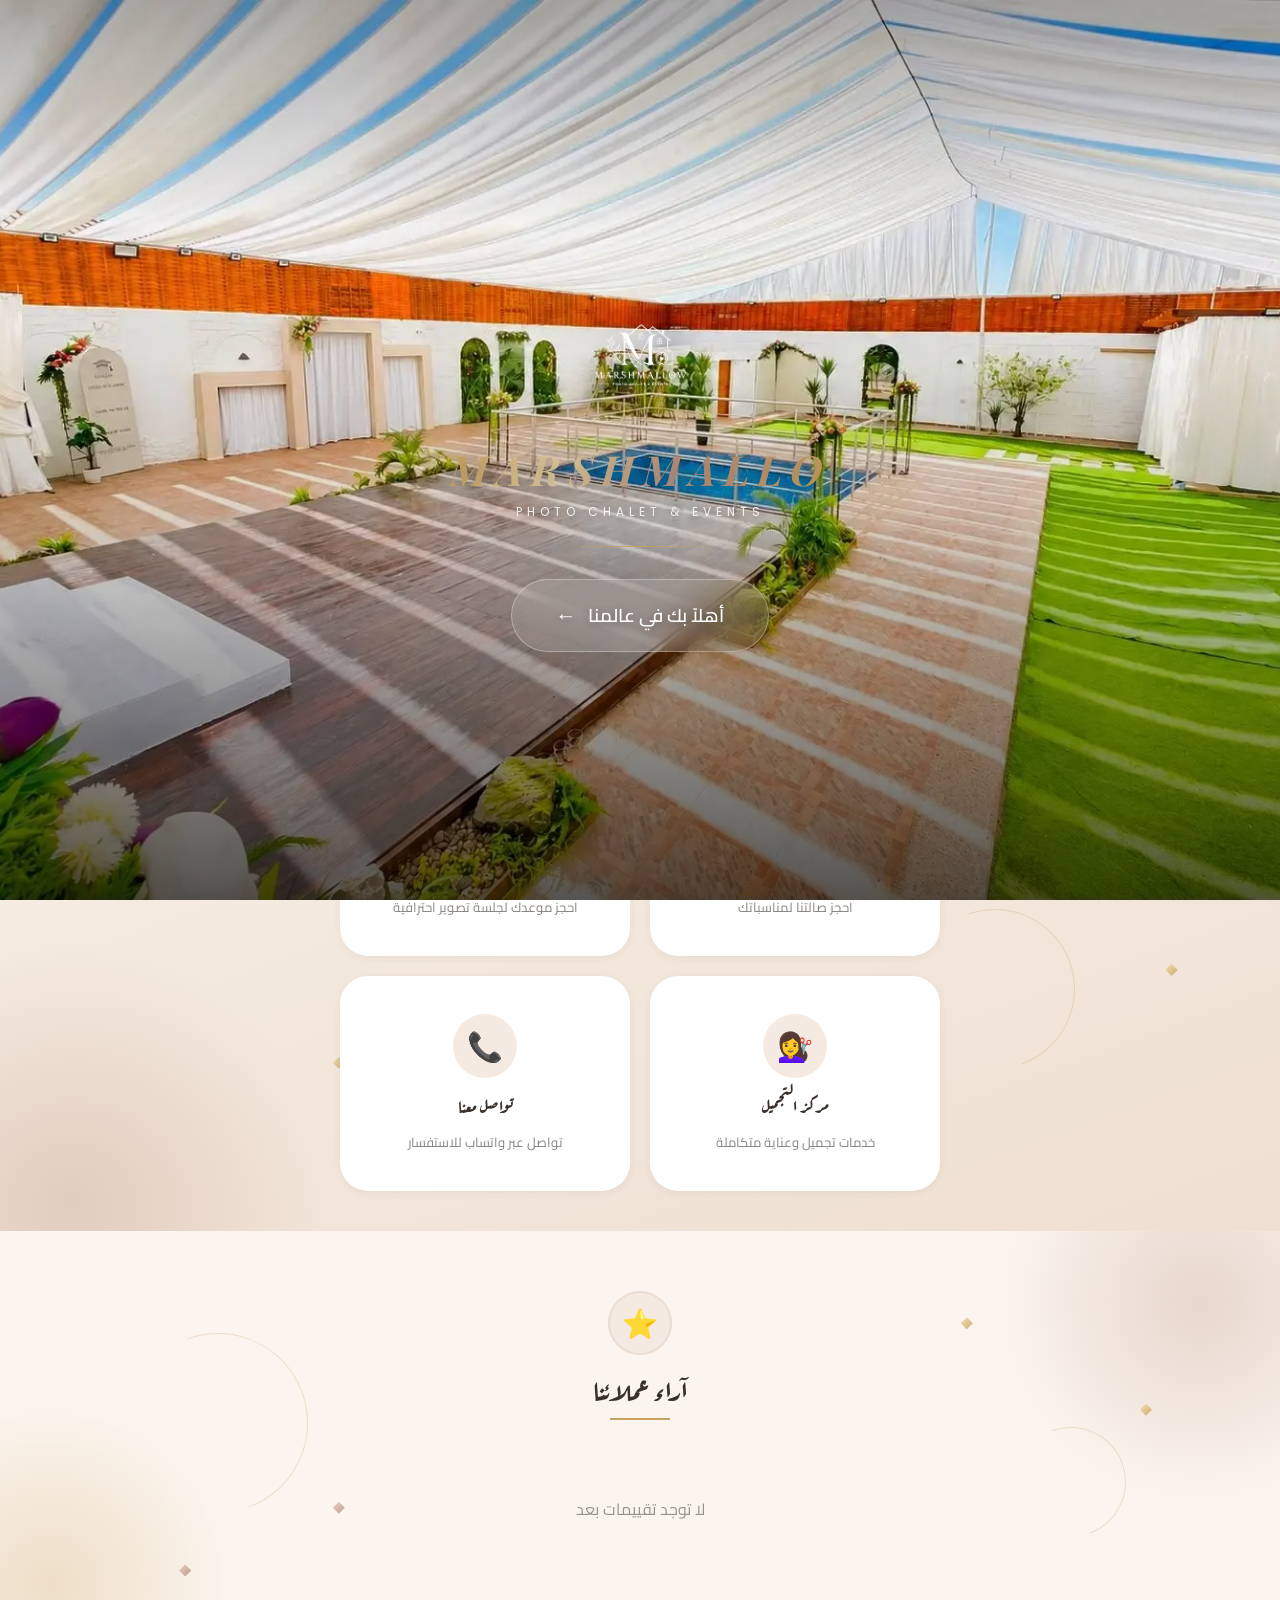
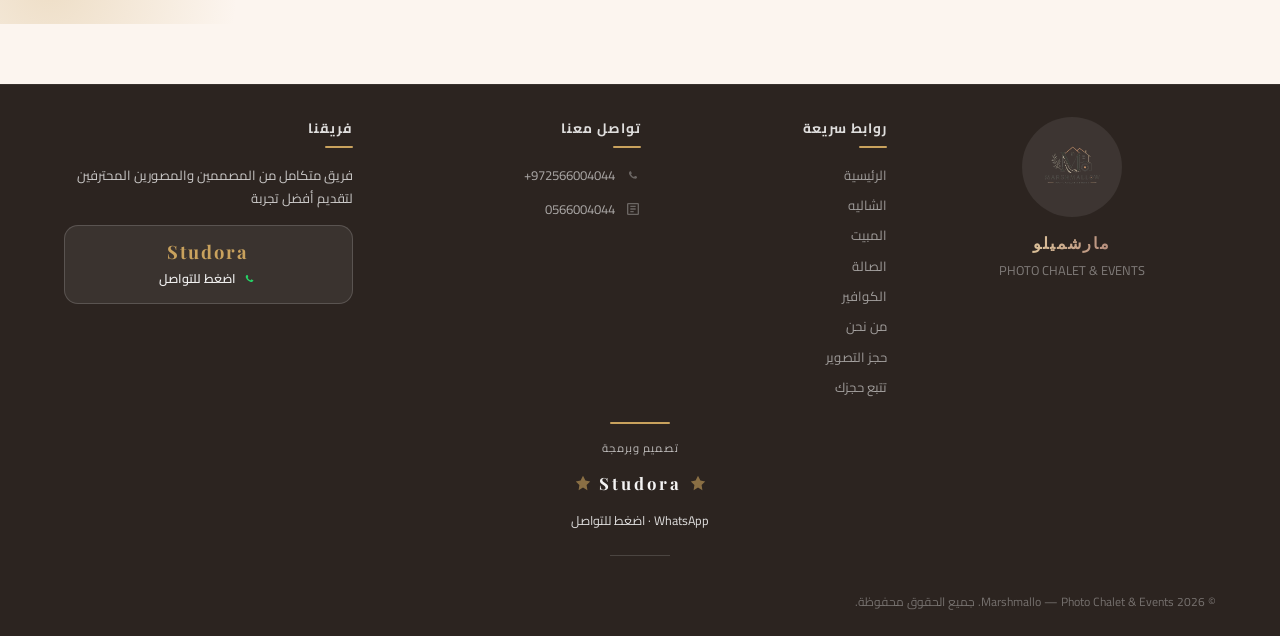
<file: index.html>
<!DOCTYPE html>
<html lang="ar" dir="rtl">
<head>
  <meta charset="UTF-8">
  <meta name="viewport" content="width=device-width, initial-scale=1.0">
  <title>Marshmallo — Photo Chalet & Events</title>
  <link rel="icon" type="image/png" href="images/favicon.png">
  <link rel="preconnect" href="https://fonts.googleapis.com">
  <link rel="preconnect" href="https://fonts.gstatic.com" crossorigin>
  <link href="https://fonts.googleapis.com/css2?family=Aref+Ruqaa:wght@400;700&family=Cairo:wght@300;400;500;600;700&family=Playfair+Display:ital,wght@0,400;0,600;0,700;1,400&family=Poppins:wght@3[...]" rel="stylesheet">
  <link rel="stylesheet" href="css/style.css">
  <style>
    .hero-bg{background:linear-gradient(160deg,#FDF8F3 0%,#F6ECE2 48%,#EFDFD2 100%)}
    .landing-img-mobile{display:none}
    @media(max-width:768px){
      .landing-img{display:none}
      .landing-img-mobile{display:block}
    }
  </style>
</head>
<body>
  <div class="splash-screen" id="splash">
    <div class="splash-logo-m" id="splashLogo"></div>
    <div class="splash-brand">MARSHMALLO</div>
    <div class="splash-sub">PHOTO CHALET & EVENTS</div>
    <div class="splash-line"></div>
    <div class="splash-dots">
      <div class="splash-dot"></div>
      <div class="splash-dot"></div>
      <div class="splash-dot"></div>
    </div>
  </div>

  <!-- Landing Page Overlay -->
  <div class="landing-overlay" id="landingOverlay">
    <img class="landing-img" src="images/sallahbeackgrounddesktop.webp" alt="Marshmallo Resort" fetchpriority="high">
    <img class="landing-img landing-img-mobile" src="images/landingpageformobilefirstlandingpageandchaletbacground.webp" alt="Marshmallo Resort" loading="lazy">
    <div class="landing-vignette"></div>
    <div class="landing-content">
      <img class="landing-logo-img" src="images/logo.webp" alt="Marshmallo Logo">
      <h1 class="landing-brand english-heading">MARSHMALLO</h1>
      <div class="landing-tagline">PHOTO CHALET & EVENTS</div>
      <div class="landing-divider"></div>
      <button class="landing-enter-btn" onclick="enterSite()">
        <span class="landing-btn-text">أهلاً بك في عالمنا</span>
        <span class="landing-btn-arrow">←</span>
      </button>
    </div>
  </div>

  <header class="site-header"></header>

  <section class="hero">
    <div class="hero-bg"></div>
    <div class="decor-layer decor-layer-on-top" aria-hidden="true">
      <div class="decor-glow decor-glow-gold" style="width:560px;height:560px;top:-200px;right:-170px"></div>
      <div class="decor-glow decor-glow-rose" style="width:520px;height:520px;bottom:-230px;left:-190px"></div>
      <div class="decor-glow decor-glow-light" style="width:260px;height:260px;top:30%;right:8%"></div>
      <div class="decor-beam" style="left:14%;top:-140px;transform:rotate(14deg)"></div>
      <div class="decor-beam" style="left:24%;top:-160px;transform:rotate(2deg)"></div>
      <div class="decor-beam" style="right:22%;top:-150px;transform:rotate(-9deg)"></div>
      <div class="decor-beam" style="right:10%;top:-130px;transform:rotate(-22deg)"></div>
      <div class="decor-arc" style="width:300px;height:300px;top:-90px;left:12%"></div>
      <div class="decor-arc" style="width:160px;height:160px;bottom:14%;right:16%"></div>
      <div class="decor-arc" style="width:90px;height:90px;top:20%;left:6%"></div>
      <div class="decor-diamond" style="top:16%;right:22%"></div>
      <div class="decor-diamond" style="top:26%;left:20%"></div>
      <div class="decor-diamond rose" style="bottom:30%;right:28%"></div>
      <div class="decor-diamond" style="bottom:14%;left:26%"></div>
      <div class="decor-diamond rose" style="top:38%;left:8%"></div>
      <div class="decor-diamond" style="bottom:22%;right:8%"></div>
    </div>
      <div class="hero-content">
      <div class="closed-today-banner hidden" id="closedTodayBanner"></div>
      <div class="hero-logo-m" id="heroLogo"><img src="images/logo.webp" alt="Marshmallo" class="m-logo-img"></div>
      <h1 class="hero-title english-heading" data-t="hero_title">MARSHMALLO</h1>
      <div class="hero-subtitle-ar" data-t="hero_subtitle"> PHOTO CHALET & EVENTS</div>
      <p class="hero-tagline" data-t="hero_tagline">استوديو تصوير وشاليه فاخر للمناسبات والأفراح.</p>

      <div class="services-grid">
        <a href="chalet.html" class="service-card">
          <div class="service-card-icon">🏡</div>
          <div class="service-card-title" data-t="home_chalet_title">حجز الشاليه</div>
          <div class="service-card-desc" data-t="home_chalet_desc">استمتع بتجربة مميزة في شاليهنا الفاخر</div>
        </a>
        <a href="mabath.html" class="service-card">
          <div class="service-card-icon">🌙</div>
          <div class="service-card-title" data-t="home_sleep_title">المبيت</div>
          <div class="service-card-desc" data-t="home_sleep_desc">احجز ليلة مميزة في شاليهنا الفاخر</div>
        </a>
        <a href="hall.html" class="service-card">
          <div class="service-card-icon">🏛️</div>
          <div class="service-card-title" data-t="home_hall_title">حجز الصالة</div>
          <div class="service-card-desc" data-t="home_hall_desc">احجز صالتنا لمناسباتك</div>
        </a>
        <a href="photography.html" class="service-card">
          <div class="service-card-icon">📸</div>
          <div class="service-card-title" data-t="home_photo_title">حجز جلسة تصوير</div>
          <div class="service-card-desc" data-t="home_photo_desc">احجز موعدك لجلسة تصوير</div>
        </a>
        <a href="salon.html" class="service-card">
          <div class="service-card-icon">💇‍♀️</div>
          <div class="service-card-title" data-t="home_salon_title">مركز التجميل</div>
          <div class="service-card-desc" data-t="home_salon_desc">خدمات تجميل وعناية</div>
        </a>
        <a href="https://wa.me/972566004044" target="_blank" class="service-card">
          <div class="service-card-icon">📞</div>
          <div class="service-card-title" data-t="home_contact_title">تواصل معنا</div>
          <div class="service-card-desc" data-t="home_contact_desc">تواصل عبر واتساب</div>
        </a>
      </div>
    </div>
  </section>

  <!-- Testimonials Section -->
  <section class="testimonials-section">
    <div class="decor-layer" aria-hidden="true">
      <div class="decor-glow decor-glow-rose" style="width:420px;height:420px;top:-140px;right:-130px"></div>
      <div class="decor-glow decor-glow-gold" style="width:380px;height:380px;bottom:-150px;left:-140px"></div>
      <div class="decor-arc" style="width:180px;height:180px;top:26%;left:10%"></div>
      <div class="decor-arc" style="width:110px;height:110px;bottom:22%;right:12%"></div>
      <div class="decor-diamond" style="top:22%;right:24%"></div>
      <div class="decor-diamond rose" style="bottom:28%;left:26%"></div>
      <div class="decor-diamond" style="top:44%;right:10%"></div>
      <div class="decor-diamond rose" style="bottom:12%;left:14%"></div>
    </div>
    <div class="container">
      <div class="section-icon">⭐</div>
      <div class="section-header">
        <h2 data-t="testimonials_title">آراء عملائنا</h2>
        <div class="section-line"></div>
      </div>
      <div class="testimonials-container" id="homeTestimonials"></div>
    </div>
  </section>

  <footer class="site-footer"></footer>

  <script src="js/translations.js"></script>
  <script src="js/api.js"></script>
  <script src="js/auth.js"></script>
  <script src="js/main.js"></script>
  <script src="js/testimonials.js"></script>
  <script>
    initPage("home");

    (function() {
      const today = new Date();
      const dateStr = today.getFullYear() + "-" + String(today.getMonth() + 1).padStart(2, "0") + "-" + String(today.getDate()).padStart(2, "0");
      API.getDayDetails("chalet", dateStr).then(result => {
        if (result.success && result.closed) {
          const banner = document.getElementById("closedTodayBanner");
          banner.textContent = "⛔ " + t("day_closed_title") + " — " + (result.message || t("day_closed_msg"));
          banner.classList.remove("hidden");
        }
      }).catch(() => {});
    })();

    /* --- Landing Overlay --- */
    (function() {
      var landing = document.getElementById("landingOverlay");
      var splash = document.getElementById("splash");

      if (sessionStorage.getItem("marshmallow_entered")) {
        landing.style.display = "none";
      } else {
        if (splash) { splash.style.display = "none"; }
        document.body.style.overflow = "hidden";
      }
    })();

    function enterSite() {
      var landing = document.getElementById("landingOverlay");
      landing.classList.add("leaving");
      document.body.style.overflow = "auto";
      sessionStorage.setItem("marshmallow_entered", "1");
      setTimeout(function() { landing.style.display = "none"; }, 800);
    }

    (async function loadTestimonials() {
      try {
        const result = await API.getTestimonials();
        if (result.success && result.testimonials && result.testimonials.length > 0) {
          createTestimonialsSlider({
            containerId: "homeTestimonials",
            testimonials: result.testimonials
          });
        } else {
          document.getElementById("homeTestimonials").innerHTML =
            `<p class="testimonials-empty">${t("testimonials_empty")}</p>`;
        }
      } catch (err) {
        document.getElementById("homeTestimonials").innerHTML =
          `<p class="testimonials-empty">${t("testimonials_empty")}</p>`;
      }
    })();
  </script>
</body>
</html>
</file>
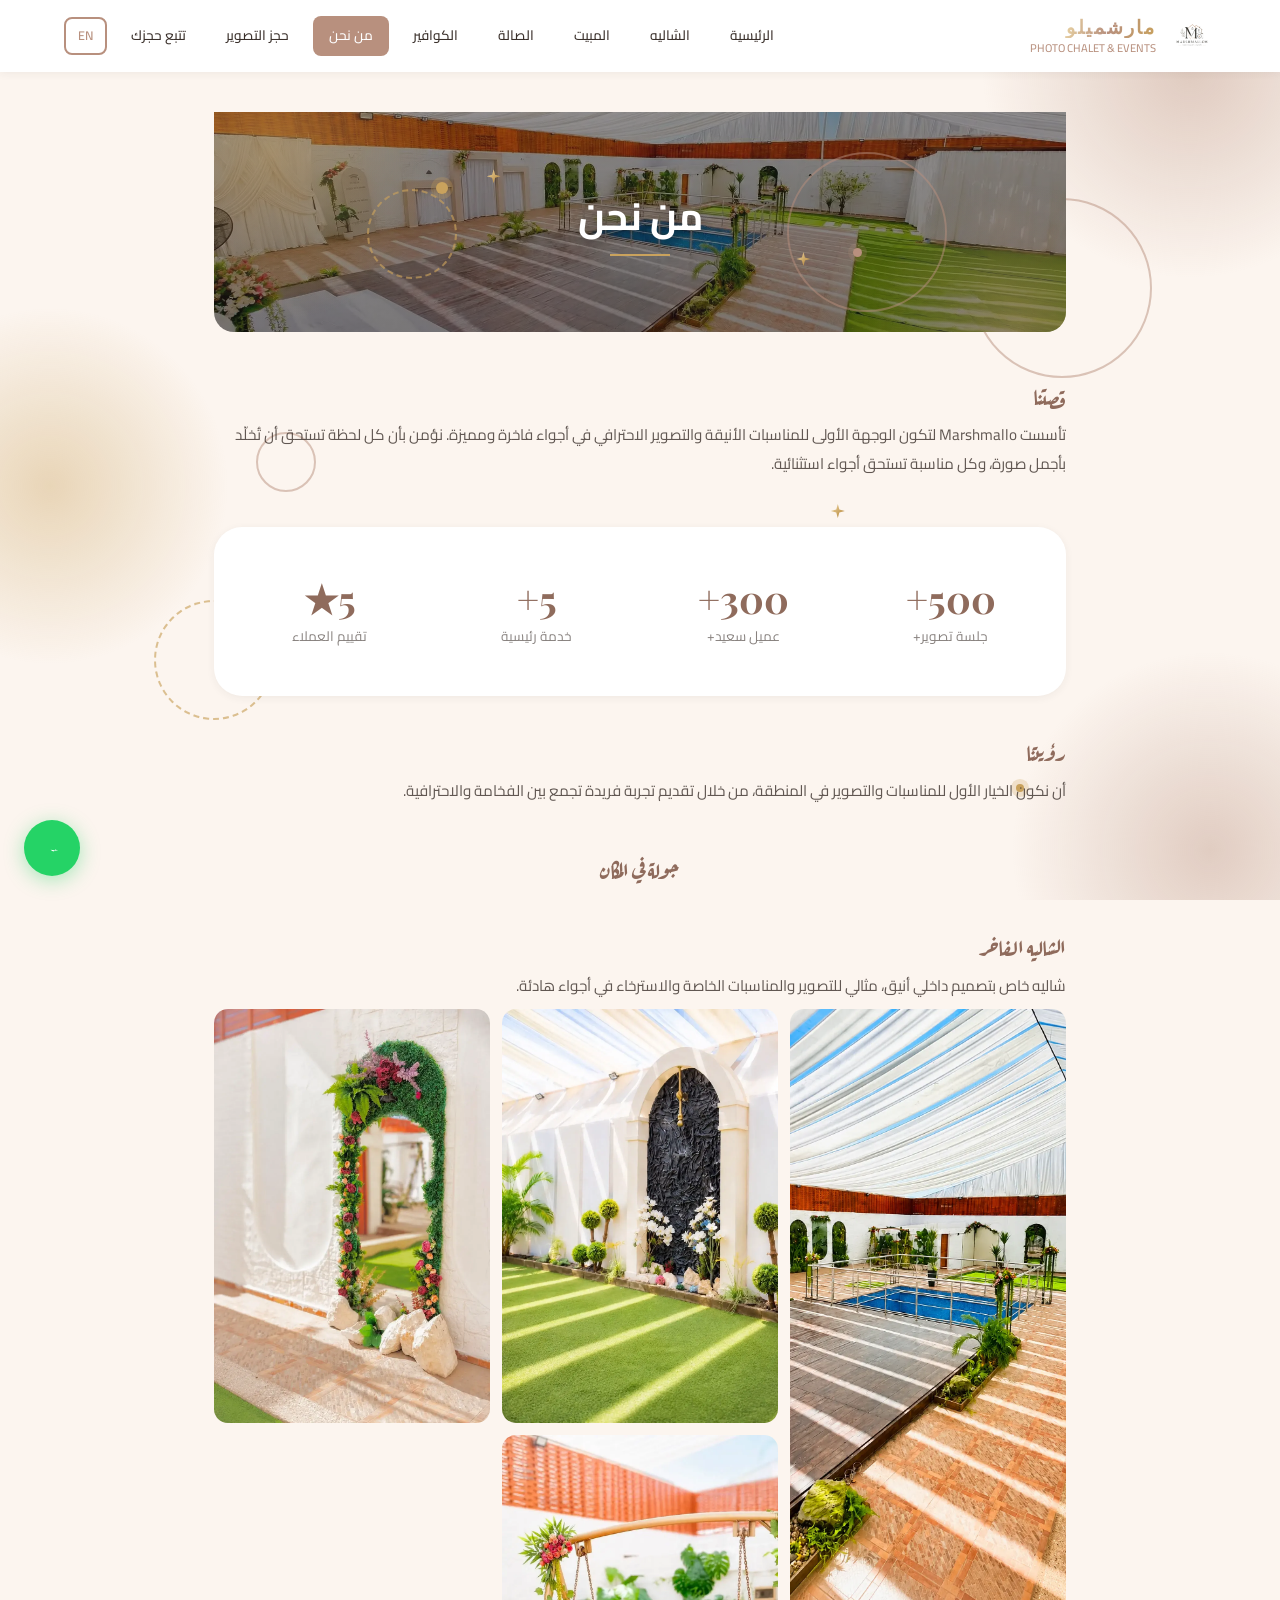
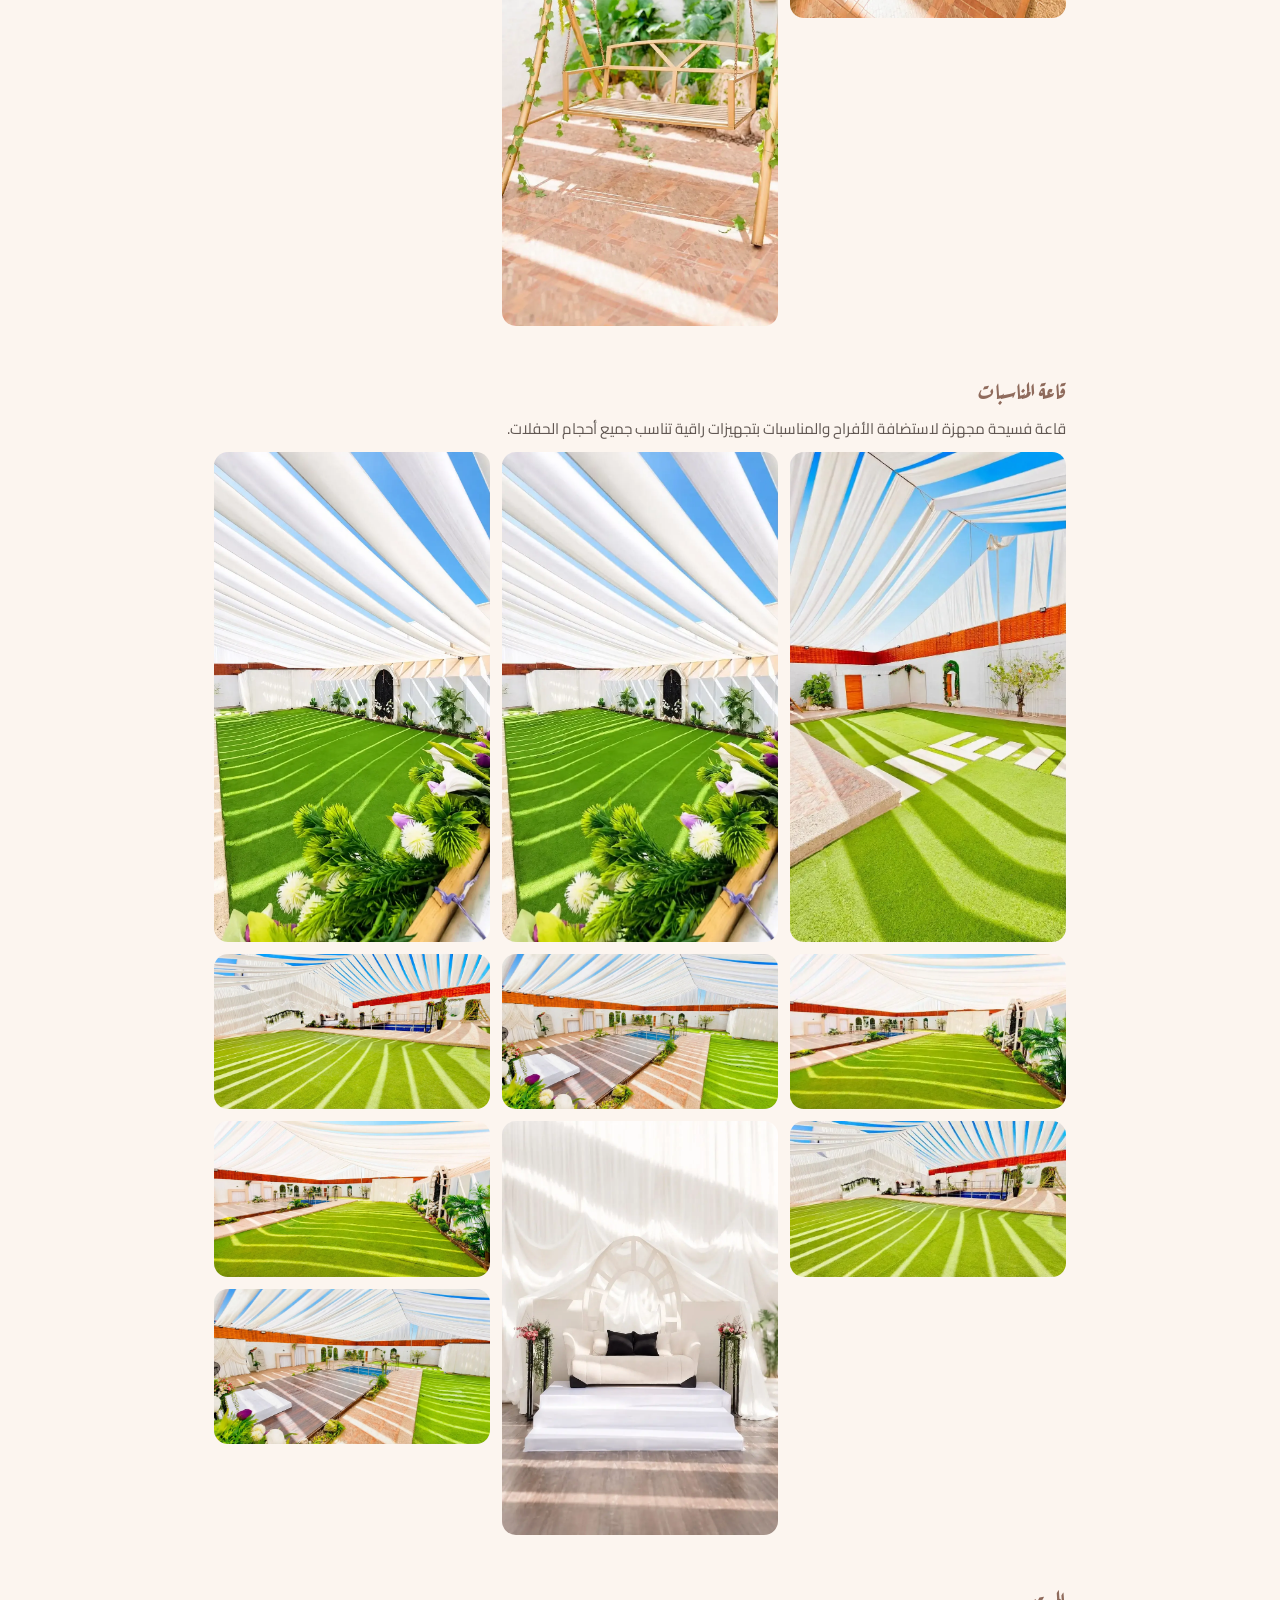
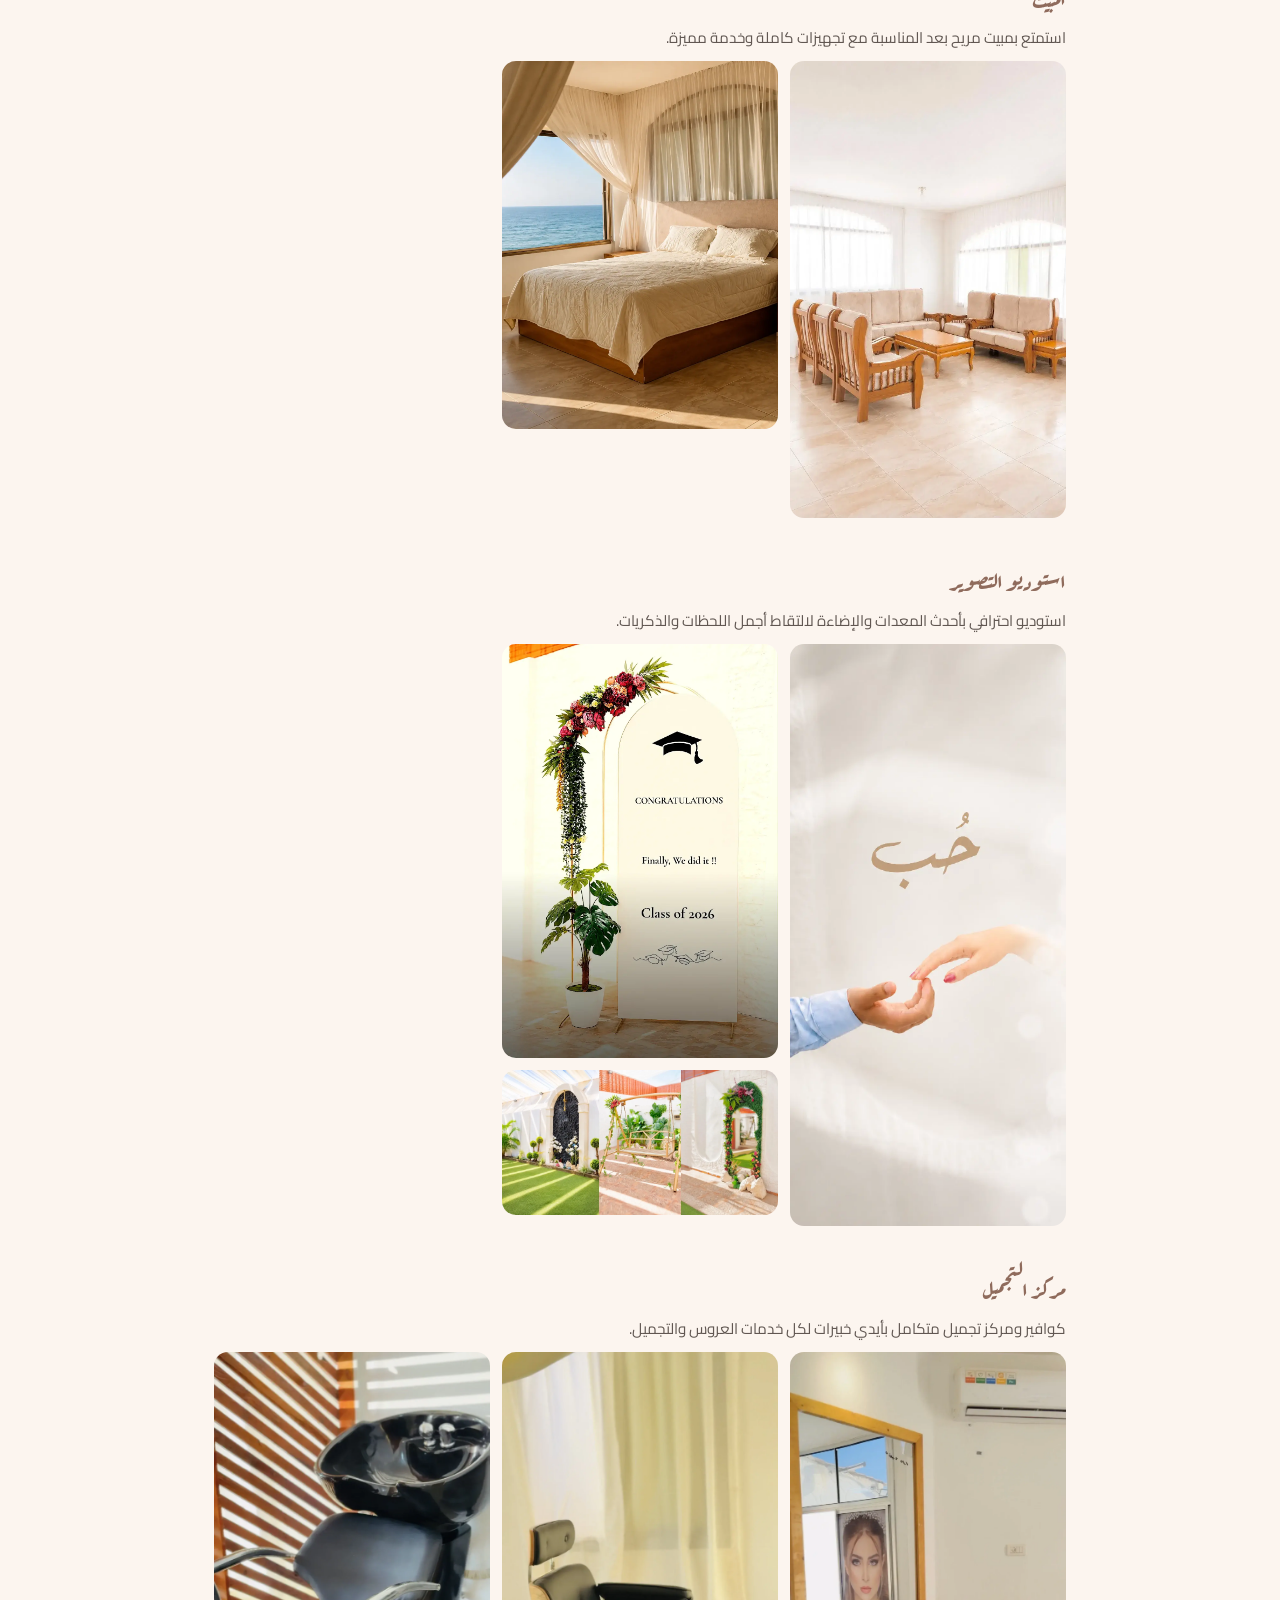
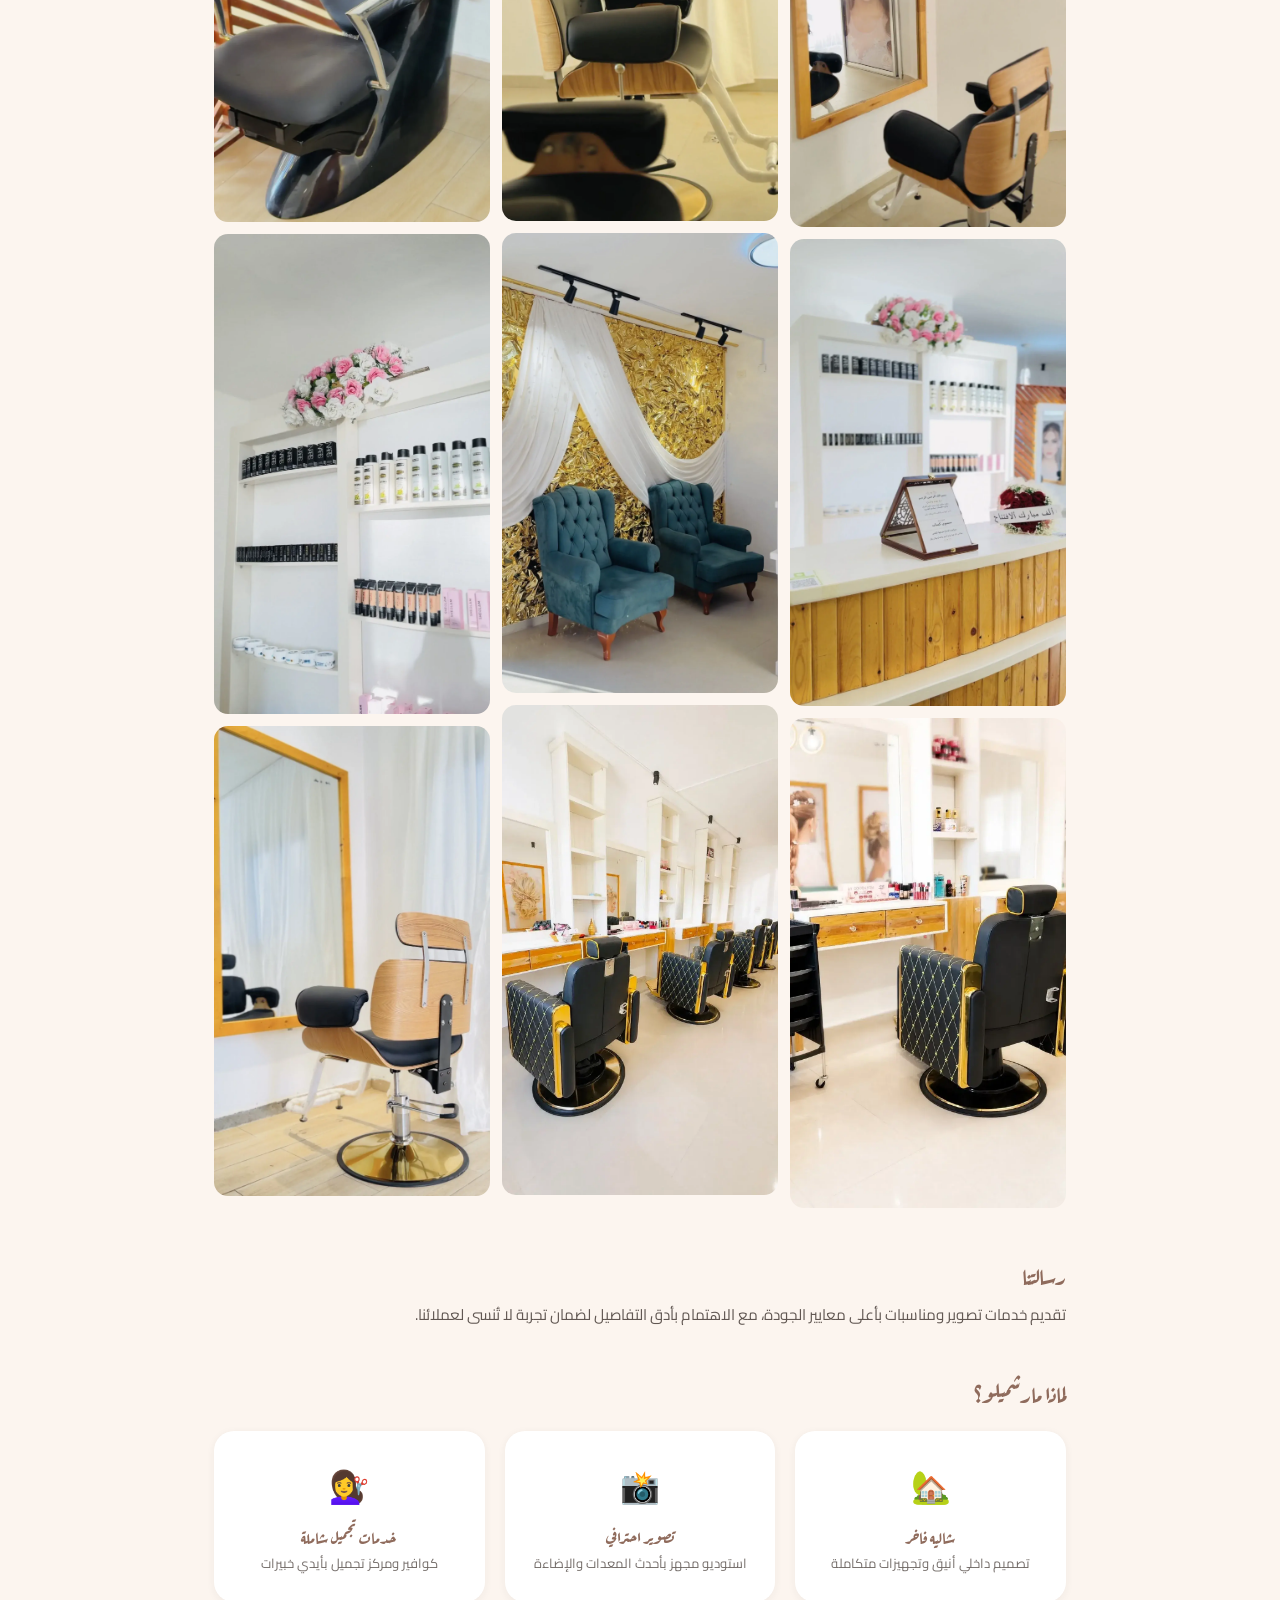
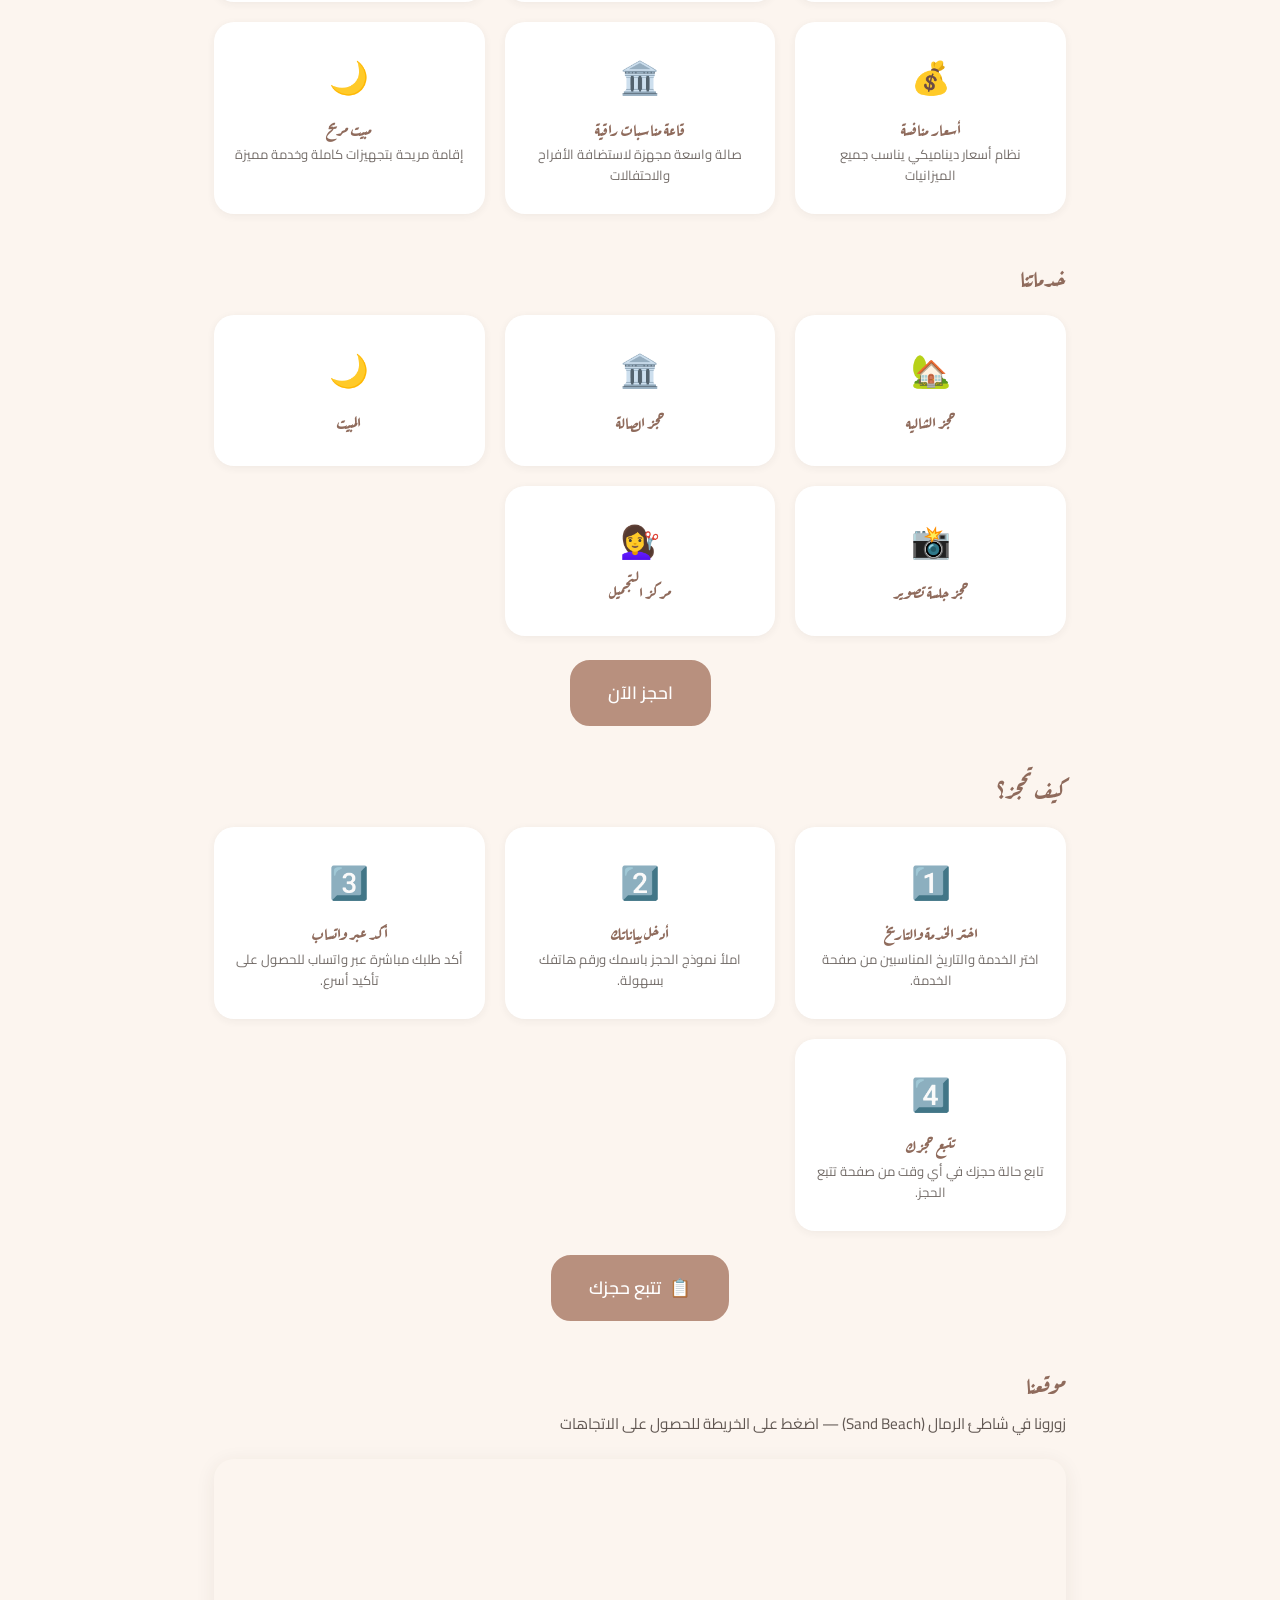
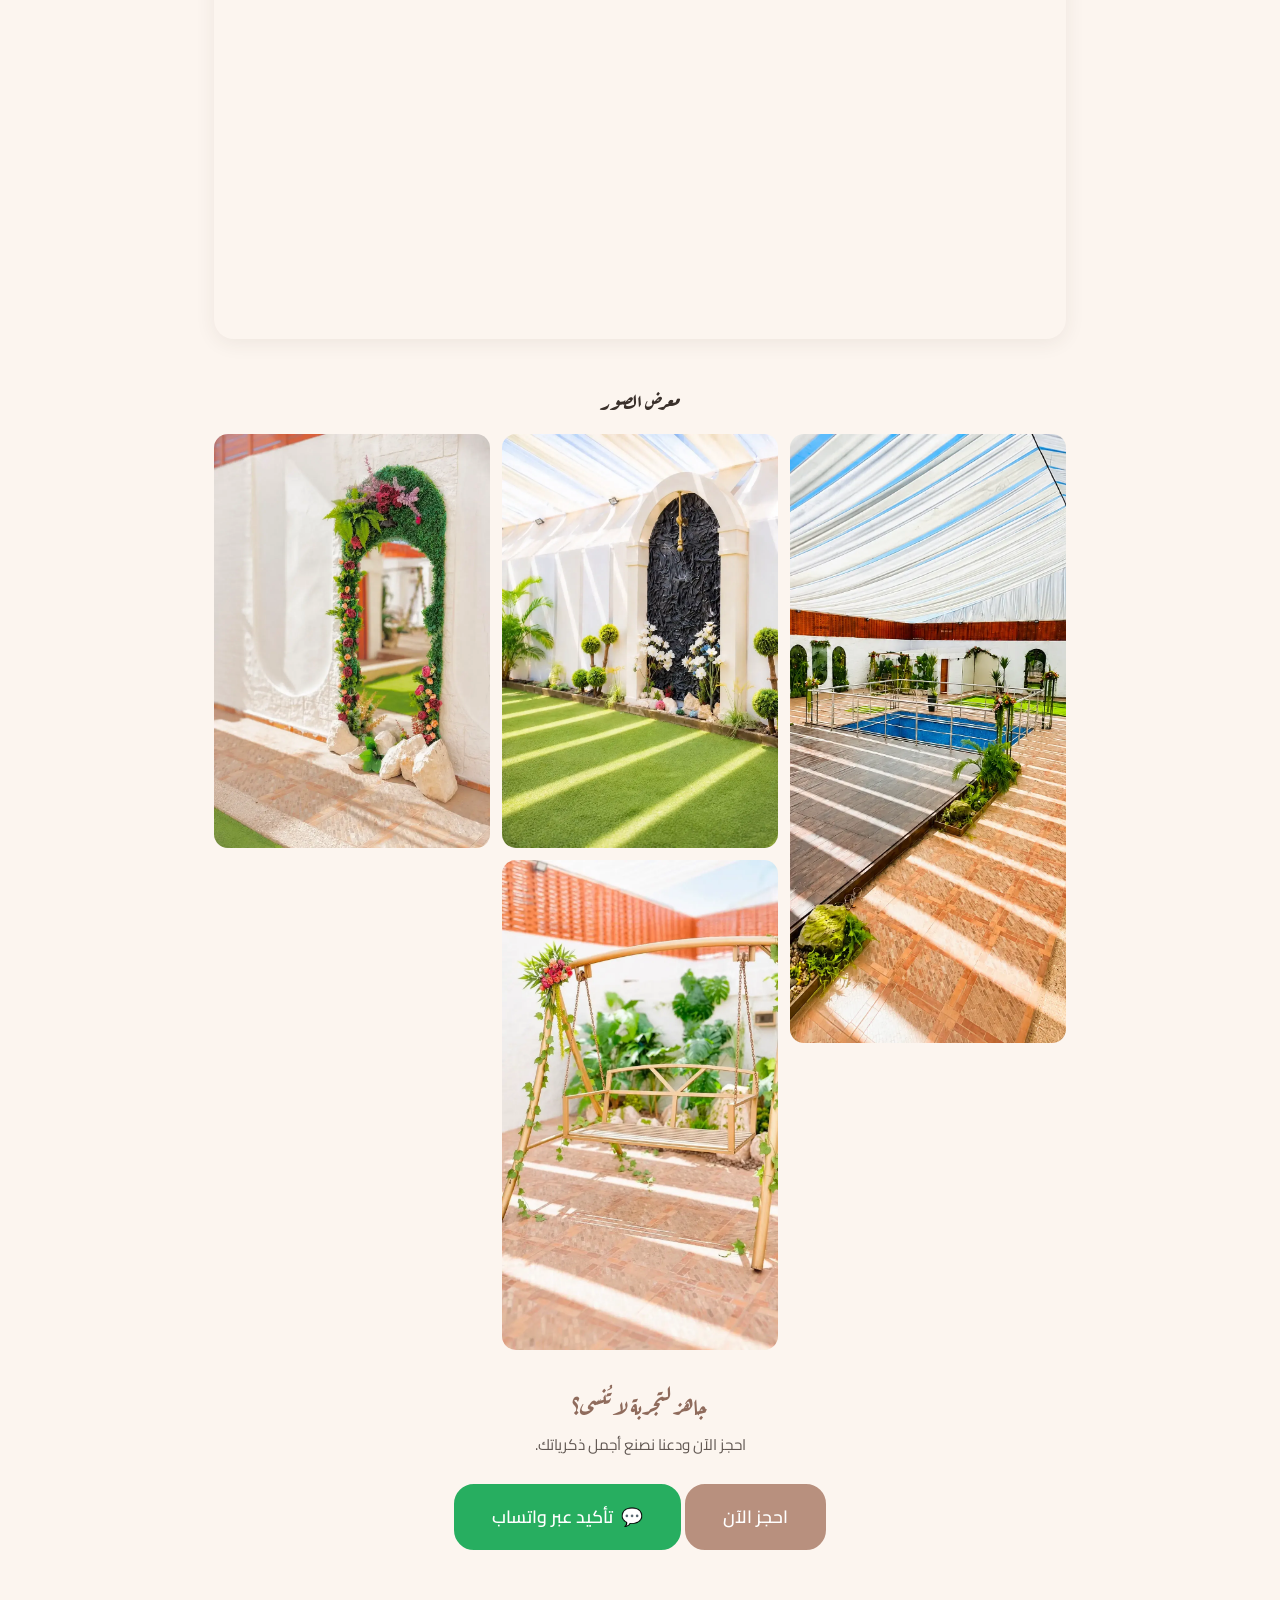
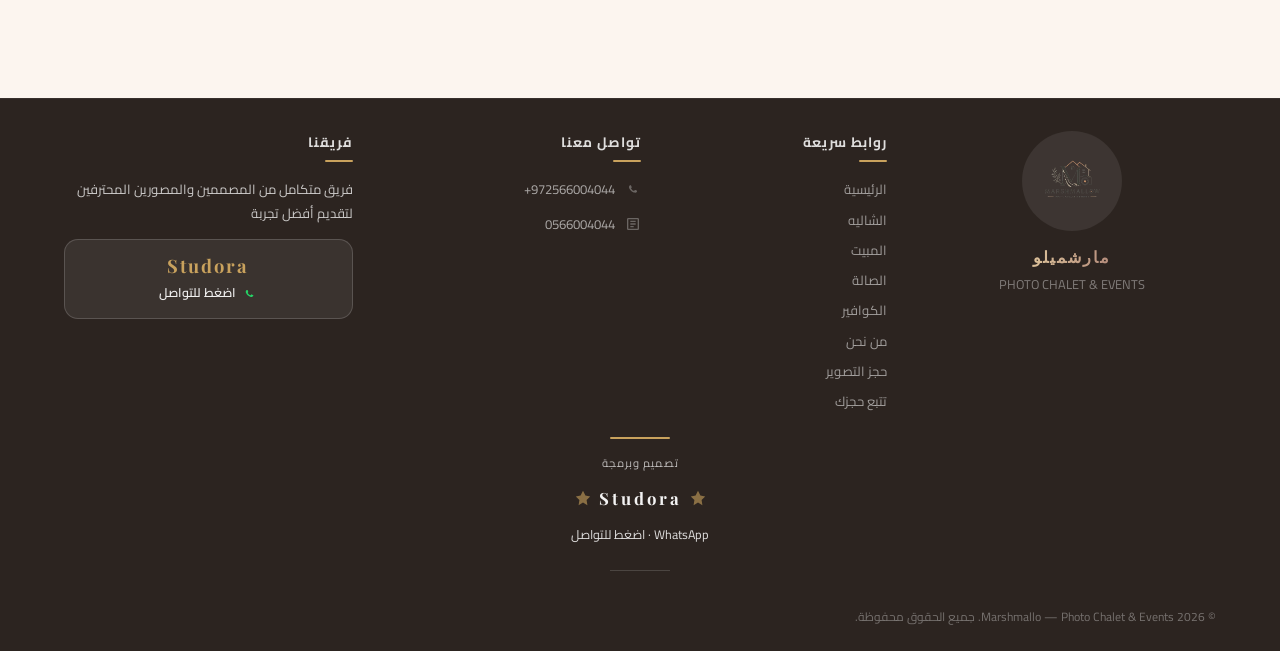
<file: about.html>
<!DOCTYPE html>
<html lang="ar" dir="rtl">
<head>
  <meta charset="UTF-8">
  <meta name="viewport" content="width=device-width, initial-scale=1.0">
  <title data-t="about_title">من نحن — Marshmallo</title>
  <link rel="icon" type="image/png" href="images/favicon.png">
  <link rel="preconnect" href="https://fonts.googleapis.com">
  <link rel="preconnect" href="https://fonts.gstatic.com" crossorigin>
  <link href="https://fonts.googleapis.com/css2?family=Aref+Ruqaa:wght@400;700&family=Cairo:wght@300;400;500;600;700&family=Playfair+Display:ital,wght@0,400;0,600;0,700;1,400&family=Poppins:wght@3[...]" rel="stylesheet">
  <link rel="stylesheet" href="css/style.css">
  <style>
    .about-hero{
      background:linear-gradient(rgba(20,16,18,0.45),rgba(20,16,18,0.55)),url('images/sallahbeackgrounddesktop.webp') center center/cover no-repeat;
      padding:80px 24px 64px;
      border-radius:0 0 var(--radius-lg) var(--radius-lg);
      margin-bottom:48px;
      position:relative;
      overflow:hidden;
    }
    .about-hero h1{color:#fff;font-family:var(--font-arabic-body);font-weight:700;text-shadow:0 2px 12px rgba(0,0,0,0.4)}
    .about-section .gallery-grid{margin-top:8px}
    @media(max-width:768px){
      .about-hero{padding:56px 20px 44px}
    }
  </style>
</head>
<body>
  <div class="decor-layer-fixed" aria-hidden="true">
    <div class="decor-orb" style="width:420px;height:420px;top:-140px;right:-120px;background:radial-gradient(circle,rgba(184,144,126,0.42),transparent 70%)"></div>
    <div class="decor-orb" style="width:360px;height:360px;top:34%;left:-130px;background:radial-gradient(circle,rgba(201,162,93,0.38),transparent 70%)"></div>
    <div class="decor-orb" style="width:400px;height:400px;bottom:-150px;right:-130px;background:radial-gradient(circle,rgba(184,144,126,0.4),transparent 70%)"></div>
    <div class="decor-ring" style="width:180px;height:180px;top:22%;right:10%"></div>
    <div class="decor-ring decor-ring-gold" style="width:120px;height:120px;bottom:20%;left:12%"></div>
    <div class="decor-ring" style="width:60px;height:60px;top:48%;left:20%"></div>
    <div class="decor-dot decor-dot-gold" style="width:12px;height:12px;top:14%;left:24%"></div>
    <div class="decor-dot" style="width:10px;height:10px;top:60%;right:26%"></div>
    <div class="decor-dot decor-dot-gold" style="width:8px;height:8px;bottom:12%;right:20%"></div>
    <div class="decor-sparkle" style="top:30%;left:30%"></div>
    <div class="decor-sparkle" style="top:56%;right:34%"></div>
    <div class="decor-sparkle" style="bottom:30%;left:28%"></div>
  </div>
  <div class="splash-screen" id="splash">
    <div class="splash-logo-m" id="splashLogo"></div>
    <div class="splash-brand">MARSHMALLO</div>
    <div class="splash-sub">PHOTO CHALET & EVENTS</div>
    <div class="splash-line"></div>
    <div class="splash-dots">
      <div class="splash-dot"></div>
      <div class="splash-dot"></div>
      <div class="splash-dot"></div>
    </div>
  </div>

  <header class="site-header"></header>

  <main class="page-container">
    <div class="about-hero">
      <div class="decor-layer decor-layer-on-top" aria-hidden="true">
        <div class="decor-orb" style="width:340px;height:340px;top:-130px;left:-110px;background:radial-gradient(circle,rgba(201,162,93,0.45),transparent 70%)"></div>
        <div class="decor-orb" style="width:300px;height:300px;bottom:-150px;right:-100px;background:radial-gradient(circle,rgba(184,144,126,0.45),transparent 70%)"></div>
        <div class="decor-ring" style="width:160px;height:160px;top:18%;right:14%"></div>
        <div class="decor-ring decor-ring-gold" style="width:90px;height:90px;bottom:24%;left:18%"></div>
        <div class="decor-dot decor-dot-gold" style="width:12px;height:12px;top:32%;left:26%"></div>
        <div class="decor-dot" style="width:9px;height:9px;bottom:34%;right:24%"></div>
        <div class="decor-sparkle" style="top:26%;left:32%"></div>
        <div class="decor-sparkle" style="bottom:30%;right:30%"></div>
      </div>
      <h1 data-t="about_title">من نحن</h1>
      <div class="section-line"></div>
    </div>

    <!-- Story -->
    <div class="about-section">
      <h2 data-t="about_story_title">قصتنا</h2>
      <p data-t="about_story">تأسست Marshmallo لتكون الوجهة الأولى للمناسبات الأنيقة.</p>
    </div>

    <!-- Stats Counter -->
    <div class="stats-counter-section">
      <div class="container">
        <div class="stats-counter-grid">
          <div class="stats-counter-item">
            <div class="number" data-target="500">0</div>
            <div class="label" data-t="about_stats_sessions">جلسة تصوير+</div>
          </div>
          <div class="stats-counter-item">
            <div class="number" data-target="300">0</div>
            <div class="label" data-t="about_stats_clients">عميل سعيد+</div>
          </div>
          <div class="stats-counter-item">
            <div class="number" data-target="5">0</div>
            <div class="label" data-t="about_stats_services">خدمة رئيسية</div>
          </div>
          <div class="stats-counter-item">
            <div class="number" data-target="5" data-suffix="★">0</div>
            <div class="label" data-t="about_stats_rating">تقييم العملاء</div>
          </div>
        </div>
      </div>
    </div>

    <!-- Vision -->
    <div class="about-section">
      <h2 data-t="about_vision_title">رؤيتنا</h2>
      <p data-t="about_vision">أن نكون الخيار الأول للمناسبات والتصوير في المنطقة.</p>
    </div>

    <!-- Tour -->
    <div class="about-section text-center">
      <h2 data-t="about_tour_title">جولة في المكان</h2>
      <div class="section-line" style="margin:0 auto 20px"></div>
    </div>

    <div class="about-section">
      <h2 data-t="about_tour_chalet_title">الشاليه الفاخر</h2>
      <p data-t="about_tour_chalet_desc">شاليه خاص بتصميم داخلي أنيق، مثالي للتصوير والمناسبات الخاصة والاسترخاء.</p>
      <div id="tourChaletGallery"></div>
    </div>

    <div class="about-section">
      <h2 data-t="about_tour_hall_title">قاعة المناسبات</h2>
      <p data-t="about_tour_hall_desc">قاعة فسيحة مجهزة لاستضافة الأفراح والمناسبات بتجهيزات راقية.</p>
      <div id="tourHallGallery"></div>
    </div>

    <div class="about-section">
      <h2 data-t="about_tour_mabath_title">المبيت</h2>
      <p data-t="about_tour_mabath_desc">استمتع بمبيت مريح بعد المناسبة مع تجهيزات كاملة وخدمة مميزة.</p>
      <div id="tourMabathGallery"></div>
    </div>

    <div class="about-section">
      <h2 data-t="about_tour_photo_title">استوديو التصوير</h2>
      <p data-t="about_tour_photo_desc">استوديو احترافي بأحدث المعدات والإضاءة لالتقاط أجمل اللحظات.</p>
      <div id="tourPhotoGallery"></div>
    </div>

    <div class="about-section">
      <h2 data-t="about_tour_salon_title">مركز التجميل</h2>
      <p data-t="about_tour_salon_desc">كوافير ومركز تجميل متكامل بأيدي خبيرات لكل خدمات العروس والتجميل.</p>
      <div id="tourSalonGallery"></div>
    </div>

    <!-- Mission -->
    <div class="about-section">
      <h2 data-t="about_mission_title">رسالتنا</h2>
      <p data-t="about_mission">تقديم خدمات تصوير ومناسبات بأعلى معايير الجودة.</p>
    </div>

    <!-- Why Marshmallo -->
    <div class="about-section">
      <h2 data-t="about_why_title">لماذا مارشميلو؟</h2>
      <div class="about-grid">
        <div class="about-card">
          <div class="icon">🏡</div>
          <h3 data-t="about_why_1_title">شاليه فاخر</h3>
          <p data-t="about_why_1">تصميم داخلي أنيق وتجهيزات متكاملة</p>
        </div>
        <div class="about-card">
          <div class="icon">📸</div>
          <h3 data-t="about_why_2_title">تصوير احترافي</h3>
          <p data-t="about_why_2">استوديو مجهز بأحدث المعدات والإضاءة</p>
        </div>
        <div class="about-card">
          <div class="icon">💇‍♀️</div>
          <h3 data-t="about_why_3_title">خدمات تجميل شاملة</h3>
          <p data-t="about_why_3">كوافير ومركز تجميل بأيدي خبيرات</p>
        </div>
        <div class="about-card">
          <div class="icon">💰</div>
          <h3 data-t="about_why_4_title">أسعار منافسة</h3>
          <p data-t="about_why_4">نظام أسعار ديناميكي يناسب جميع الميزانيات</p>
        </div>
        <div class="about-card">
          <div class="icon">🏛️</div>
          <h3 data-t="about_why_5_title">قاعة مناسبات راقية</h3>
          <p data-t="about_why_5">صالة واسعة مجهزة لاستضافة الأفراح والاحتفالات</p>
        </div>
        <div class="about-card">
          <div class="icon">🌙</div>
          <h3 data-t="about_why_6_title">مبيت مريح</h3>
          <p data-t="about_why_6">إقامة مريحة بتجهيزات كاملة وخدمة مميزة</p>
        </div>
      </div>
    </div>

    <!-- Services -->
    <div class="about-section">
      <h2 data-t="about_services_title">خدماتنا</h2>
      <div class="about-grid">
        <a href="chalet.html" class="about-card" style="cursor:pointer">
          <div class="icon">🏡</div>
          <h3 data-t="home_chalet_title">حجز الشاليه</h3>
        </a>
        <a href="hall.html" class="about-card" style="cursor:pointer">
          <div class="icon">🏛️</div>
          <h3 data-t="home_hall_title">حجز القاعة</h3>
        </a>
        <a href="mabath.html" class="about-card" style="cursor:pointer">
          <div class="icon">🌙</div>
          <h3 data-t="home_sleep_title">المبيت</h3>
        </a>
        <a href="photography.html" class="about-card" style="cursor:pointer">
          <div class="icon">📸</div>
          <h3 data-t="home_photo_title">حجز جلسة تصوير</h3>
        </a>
        <a href="salon.html" class="about-card" style="cursor:pointer">
          <div class="icon">💇‍♀️</div>
          <h3 data-t="home_salon_title">مركز التجميل</h3>
        </a>
      </div>
      <div class="text-center mt-3">
        <a href="chalet.html" class="btn btn-primary btn-lg" data-t="about_book_now">احجز الآن</a>
      </div>
    </div>

    <!-- How to book -->
    <div class="about-section">
      <h2 data-t="about_steps_title">كيف تحجز؟</h2>
      <div class="about-grid">
        <div class="about-card">
          <div class="icon">1️⃣</div>
          <h3 data-t="about_step1_title">اختر الخدمة والتاريخ</h3>
          <p data-t="about_step1_desc">اختر الخدمة والتاريخ المناسبين من صفحة الخدمة.</p>
        </div>
        <div class="about-card">
          <div class="icon">2️⃣</div>
          <h3 data-t="about_step2_title">أدخل بياناتك</h3>
          <p data-t="about_step2_desc">املأ نموذج الحجز باسمك ورقم هاتفك بسهولة.</p>
        </div>
        <div class="about-card">
          <div class="icon">3️⃣</div>
          <h3 data-t="about_step3_title">أكد عبر واتساب</h3>
          <p data-t="about_step3_desc">أكد طلبك مباشرة عبر واتساب للحصول على تأكيد أسرع.</p>
        </div>
        <div class="about-card">
          <div class="icon">4️⃣</div>
          <h3 data-t="about_step4_title">تتبع حجزك</h3>
          <p data-t="about_step4_desc">تابع حالة حجزك في أي وقت من صفحة تتبع الحجز.</p>
        </div>
      </div>
      <div class="text-center mt-3">
        <a href="track.html" class="btn btn-primary btn-lg">📋 <span data-t="track_title">تتبع حجزك</span></a>
      </div>
    </div>

    <!-- Location -->
    <div class="about-section">
      <h2 data-t="about_location_title">موقعنا</h2>
      <p data-t="about_location_desc">زورونا في شاطئ الرمال (Sand Beach) — اضغط على الخريطة للحصول على الاتجاهات</p>
      <div class="map-wrapper">
        <iframe
          src="https://www.google.com/maps?q=31.3600556,34.2628611&output=embed"
          class="map-embed"
          title="Marshmallo — Sand Beach"
          loading="lazy"
          allowfullscreen
          referrerpolicy="no-referrer-when-downgrade"></iframe>
      </div>
    </div>

    <!-- Gallery -->
    <div class="gallery-section">
      <h2 class="gallery-section-title" data-t="gallery_title">معرض الصور</h2>
      <div id="aboutGallery"></div>
    </div>

    <!-- CTA -->
    <div class="about-section text-center">
      <h2 data-t="about_cta_title">جاهز لتجربة لا تُنسى؟</h2>
      <p data-t="about_cta_desc">احجز الآن ودعنا نصنع أجمل ذكرياتك.</p>
      <div class="mt-3">
        <a href="chalet.html" class="btn btn-primary btn-lg" data-t="about_book_now">احجز الآن</a>
        <a href="https://wa.me/972566004044" class="btn btn-success btn-lg" target="_blank">
          💬 <span data-t="confirm_wa">تأكيد عبر واتساب</span>
        </a>
      </div>
    </div>
  </main>

  <a class="whatsapp-float" href="https://wa.me/972566004044" target="_blank">
    <svg viewBox="0 0 24 24"><path d="M17.472 14.382c-.297-.149-1.758-.867-2.03-.967-.273-.099-.471-.148-.67.15-.197.297-.767.966-.94 1.164-.173.199-.347.223-.644.075-.297-.15-1.255-.463-2.39-1.4[...]"/></svg>
  </a>

  <footer class="site-footer"></footer>

  <script src="js/translations.js"></script>
  <script src="js/api.js"></script>
  <script src="js/auth.js"></script>
  <script src="js/main.js"></script>
  <script src="js/galleryData.js"></script>
  <script src="js/gallery.js"></script>
  <script>
    initPage("about");

    /* Animated Counters */
    function animateCounters() {
      document.querySelectorAll(".stats-counter-item .number").forEach(el => {
        const target = parseInt(el.getAttribute("data-target"));
        const suffix = el.getAttribute("data-suffix") || "+";
        const duration = 2000;
        const start = performance.now();

        function update(now) {
          const elapsed = now - start;
          const progress = Math.min(elapsed / duration, 1);
          const eased = 1 - Math.pow(1 - progress, 3);
          el.textContent = Math.floor(target * eased) + suffix;
          if (progress < 1) requestAnimationFrame(update);
        }
        requestAnimationFrame(update);
      });
    }

    /* Intersection Observer for counters */
    const observer = new IntersectionObserver((entries) => {
      entries.forEach(entry => {
        if (entry.isIntersecting) {
          animateCounters();
          observer.unobserve(entry.target);
        }
      });
    }, { threshold: 0.3 });

    const statsSection = document.querySelector(".stats-counter-section");
    if (statsSection) observer.observe(statsSection);

    /* Gallery */
    createGallery({ containerId: "aboutGallery", category: "chalet", columns: 3 });
    createGallery({ containerId: "tourChaletGallery", category: "chalet", columns: 3 });
    createGallery({ containerId: "tourHallGallery", category: "hall", columns: 3 });
    createGallery({ containerId: "tourMabathGallery", category: "mabath", columns: 3 });
    createGallery({ containerId: "tourPhotoGallery", category: "photography", columns: 3 });
    createGallery({ containerId: "tourSalonGallery", category: "salon", columns: 3 });
  </script>
</body>
</html>
</file>
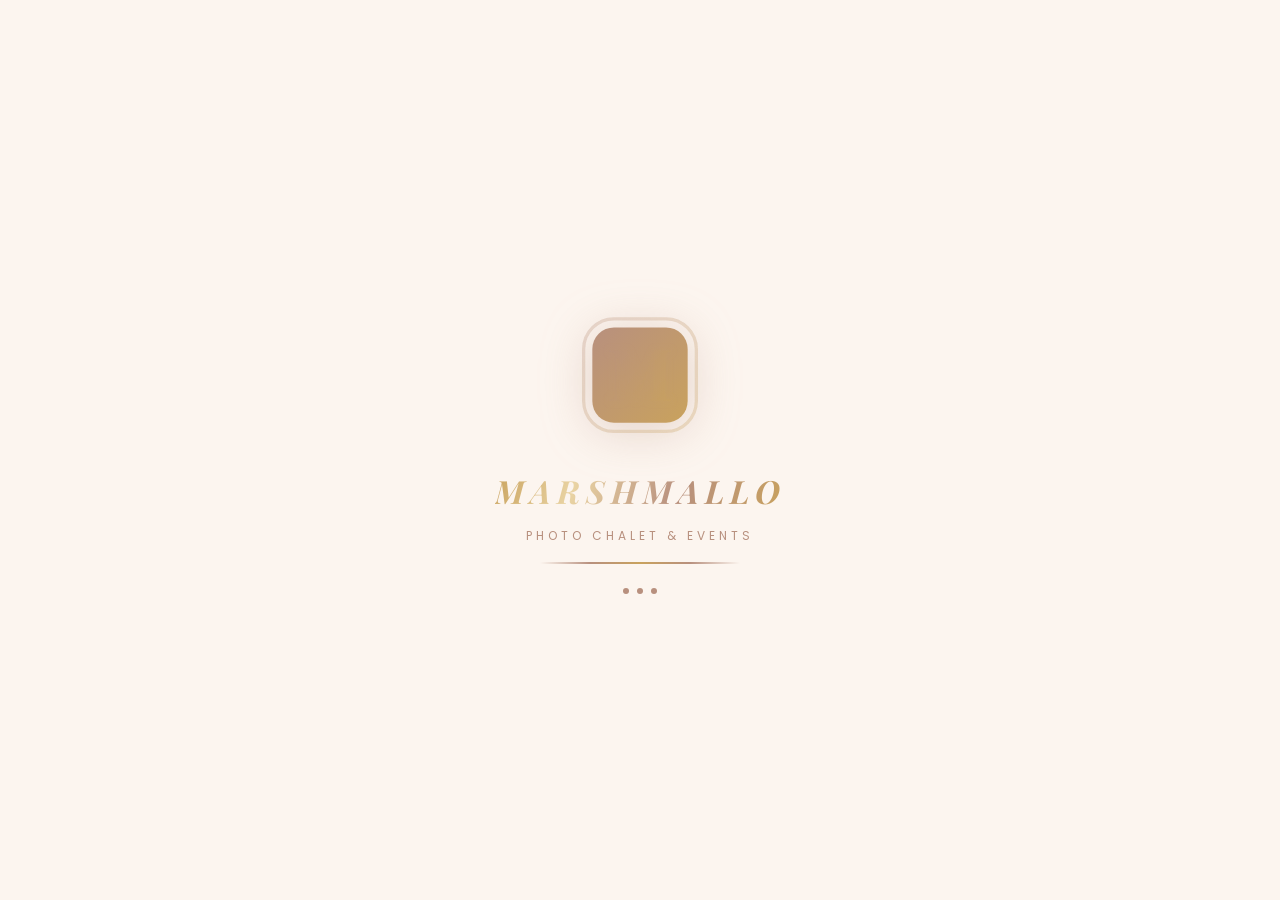
<file: admin.html>
<!DOCTYPE html>
<html lang="ar" dir="rtl">
<head>
  <meta charset="UTF-8">
  <meta name="viewport" content="width=device-width, initial-scale=1.0">
  <title data-t="admin_title">لوحة التحكم — Marshmallo</title>
  <link rel="icon" type="image/png" href="images/favicon.png">
  <link rel="preconnect" href="https://fonts.googleapis.com">
  <link rel="preconnect" href="https://fonts.gstatic.com" crossorigin>
  <link href="https://fonts.googleapis.com/css2?family=Aref+Ruqaa:wght@400;700&family=Cairo:wght@300;400;500;600;700&family=Playfair+Display:ital,wght@0,400;0,600;0,700;1,400&family=Poppins:wght@300;400;500;600&display=swap" rel="stylesheet">
  <link rel="stylesheet" href="css/style.css">
  <link rel="stylesheet" href="css/admin.css">
</head>
<body class="admin-page">
  <div class="splash-screen" id="splash">
    <div class="splash-logo-m" id="splashLogo"></div>
    <div class="splash-brand">MARSHMALLO</div>
    <div class="splash-sub">PHOTO CHALET & EVENTS</div>
    <div class="splash-line"></div>
    <div class="splash-dots">
      <div class="splash-dot"></div>
      <div class="splash-dot"></div>
      <div class="splash-dot"></div>
    </div>
  </div>
  <div class="admin-header">
    <div class="admin-header-inner">
      <div class="admin-header-left">
        <div class="m-logo" style="width:48px;"><img src="images/logo.webp" alt="Marshmallo" class="m-logo-img"></div>
        <h2 class="english-heading">Marshmallo Admin</h2>
      </div>
      <div class="admin-header-right">
        <div class="admin-user-badge">
          <span class="dot"></span>
          <span id="adminName">Admin</span>
        </div>
        <button class="btn btn-ghost btn-sm" onclick="Auth.logout()">
          <span data-t="nav_logout">تسجيل الخروج</span>
        </button>
        <button class="lang-toggle btn-sm" onclick="Lang.toggle(); location.reload();">EN</button>
      </div>
    </div>
  </div>

  <div class="admin-layout">
    <aside class="admin-sidebar">
      <nav class="admin-sidebar-nav">
        <a href="#dashboard" class="active" onclick="showSection('dashboard')">
          <span class="icon">📊</span> <span data-t="admin_overview">نظرة عامة</span>
        </a>
        <a href="#today" onclick="showSection('today')">
          <span class="icon">☀️</span> <span data-t="admin_today">اليوم</span>
        </a>
        <a href="#chalet-bookings" onclick="showSection('chalet-bookings')">
          <span class="icon">🏡</span> <span data-t="admin_chalet_bk">حجوزات الشاليه</span>
        </a>
        <a href="#hall-bookings" onclick="showSection('hall-bookings')">
          <span class="icon">🏛️</span> <span data-t="admin_hall_bk">حجوزات الصالة</span>
        </a>
        <a href="#mabath-bookings" onclick="showSection('mabath-bookings')">
          <span class="icon">🌙</span> <span data-t="admin_mabath_bk">حجوزات المبيت</span>
        </a>
        <a href="#photo-bookings" onclick="showSection('photo-bookings')">
          <span class="icon">📸</span> <span data-t="admin_photo_bk">حجوزات التصوير</span>
        </a>
        <a href="#salon-bookings" onclick="showSection('salon-bookings')">
          <span class="icon">💇‍♀️</span> <span data-t="admin_salon_bk">حجوزات الكوافير</span>
        </a>
        <a href="#photographers" onclick="showSection('photographers')">
          <span class="icon">👥</span> <span data-t="admin_photographers">المصورون</span>
        </a>
        <a href="#testimonials" onclick="showSection('testimonials')">
          <span class="icon">⭐</span> <span data-t="admin_testimonials">آراء العملاء</span>
        </a>
        <a href="#data-mgmt" onclick="showSection('data-mgmt')">
          <span class="icon">📁</span> <span data-t="admin_data_mgmt">إدارة البيانات</span>
        </a>
        <a href="#pricing" onclick="showSection('pricing')">
          <span class="icon">💰</span> <span data-t="admin_pricing">التسعير</span>
        </a>
        <a href="#manual-booking" onclick="showSection('manual-booking')">
          <span class="icon">📝</span> <span data-t="admin_manual_booking">حجز يدوي</span>
        </a>
        <a href="#closed-days" onclick="showSection('closed-days')">
          <span class="icon">🚫</span> <span data-t="admin_closed_days">إغلاق الأيام</span>
        </a>
        <a href="billing.html" style="border-top:1px solid rgba(184,144,126,0.15);margin-top:4px;padding-top:12px;">
          <span class="icon">💰</span> <span data-t="nav_billing">الفواتير</span>
        </a>
      </nav>
    </aside>

    <main class="admin-main">

      <!-- Dashboard Section -->
      <div class="admin-section active" id="section-dashboard">
        <h3 class="mb-3" data-t="admin_overview">نظرة عامة</h3>

        <div class="admin-panel" id="adminNotifPanel" style="margin-bottom:24px">
          <div class="admin-panel-header">
            <h3>🔔 إشعارات الحجوزات الجديدة</h3>
          </div>
          <p style="font-size:0.85rem;opacity:0.75;margin-bottom:12px">فعّل الإشعارات لتصل إليك رسالة فور وصول طلب حجز جديد — حتى وأنت خارج لوحة التحكم.</p>
          <div style="display:flex;gap:10px;flex-wrap:wrap;align-items:center">
            <button class="btn btn-primary btn-sm" id="adminNotifBtn" onclick="toggleAdminNotifications()">
              <span data-t="admin_notif_enable">تفعيل الإشعارات</span>
            </button>
            <span id="adminNotifStatus" style="font-size:0.82rem;opacity:0.7"></span>
          </div>
        </div>

        <div class="stats-grid" id="statsGrid">
          <div class="stat-card">
            <div class="stat-icon rose">🏡</div>
            <div class="stat-info">
              <div class="stat-number" id="statChaletTotal">-</div>
              <div class="stat-label" data-t="admin_total_chalet">حجوزات الشاليه</div>
            </div>
          </div>
          <div class="stat-card">
            <div class="stat-icon gold">📸</div>
            <div class="stat-info">
              <div class="stat-number" id="statPhotoTotal">-</div>
              <div class="stat-label" data-t="admin_total_photo">حجوزات التصوير</div>
            </div>
          </div>
          <div class="stat-card">
            <div class="stat-icon green">🏛️</div>
            <div class="stat-info">
              <div class="stat-number" id="statHallTotal">-</div>
              <div class="stat-label" data-t="admin_total_hall">حجوزات الصالة</div>
            </div>
          </div>
          <div class="stat-card">
            <div class="stat-icon purple">🌙</div>
            <div class="stat-info">
              <div class="stat-number" id="statMabathTotal">-</div>
              <div class="stat-label" data-t="admin_total_mabath">حجوزات المبيت</div>
            </div>
          </div>
          <div class="stat-card">
            <div class="stat-icon rose">💇‍♀️</div>
            <div class="stat-info">
              <div class="stat-number" id="statSalonTotal">-</div>
              <div class="stat-label" data-t="admin_total_salon">حجوزات الكوافير</div>
            </div>
          </div>
          <div class="stat-card">
            <div class="stat-icon green">✅</div>
            <div class="stat-info">
              <div class="stat-number" id="statConfirmed">-</div>
              <div class="stat-label" data-t="admin_confirmed">مؤكدة</div>
            </div>
          </div>
          <div class="stat-card">
            <div class="stat-icon red">⏳</div>
            <div class="stat-info">
              <div class="stat-number" id="statPending">-</div>
              <div class="stat-label" data-t="admin_pending">قيد الانتظار</div>
            </div>
          </div>
        </div>

        <div class="admin-panel">
          <div class="admin-panel-header">
            <h3 data-t="admin_monthly">حجوزات هذا الشهر</h3>
          </div>
          <div id="barChartContainer">
            <div class="bar-chart" id="barChart"></div>
            <div class="bar-chart-labels" id="barChartLabels"></div>
          </div>
        </div>

        <div class="admin-panel">
          <div class="admin-panel-header">
            <h3 data-t="admin_top_photo">أكثر المصوّرين نشاطًا</h3>
          </div>
          <div id="topPhotographers">
            <p style="opacity:0.5;text-align:center;padding:20px;" data-t="admin_no_data">جاري التحميل...</p>
          </div>
        </div>
      </div>

      <!-- Today Section -->
      <div class="admin-section" id="section-today">
        <div class="today-hero">
          <div class="today-hero-greet" id="todayGreeting">صباح الخير</div>
          <div class="today-hero-date" id="todayDate">-</div>
          <div class="today-busy" id="todayBusy"></div>
          <div class="today-summary" id="todaySummary"></div>
        </div>
        <div class="today-list" id="todayBookingsList">
          <p style="opacity:0.5;text-align:center;padding:20px;" data-t="admin_no_data">جاري التحميل...</p>
        </div>
      </div>

      <!-- Chalet Bookings Section -->
      <div class="admin-section" id="section-chalet-bookings">
        <div class="admin-panel">
          <div class="admin-panel-header">
            <h3 data-t="admin_chalet_bk">حجوزات الشاليه</h3>
            <div class="admin-panel-filters" id="chaletFilters">
              <button class="filter-btn active" onclick="filterChaletBookings('all', this)">
                <span data-t="btn_filter_all">الكل</span>
              </button>
              <button class="filter-btn" onclick="filterChaletBookings('pending', this)">
                <span data-t="btn_filter_pending">قيد الانتظار</span>
              </button>
              <button class="filter-btn" onclick="filterChaletBookings('confirmed', this)">
                <span data-t="btn_filter_confirmed">مؤكد</span>
              </button>
              <button class="filter-btn" onclick="filterChaletBookings('cancelled', this)">
                <span data-t="btn_filter_cancelled">ملغى</span>
              </button>
            </div>
          </div>
          <div id="chaletBookingsTable">
            <div class="loading-overlay">
              <div class="spinner"></div>
              <p class="loading-text" data-t="admin_loading_bookings">جاري تحميل جدول الحجوزات...</p>
            </div>
          </div>
        </div>
      </div>

      <!-- Hall Bookings Section -->
      <div class="admin-section" id="section-hall-bookings">
        <div class="admin-panel">
          <div class="admin-panel-header">
            <h3 data-t="admin_hall_bk">حجوزات الصالة</h3>
            <div class="admin-panel-filters" id="hallFilters">
              <button class="filter-btn active" onclick="filterHallBookings('all', this)">
                <span data-t="btn_filter_all">الكل</span>
              </button>
              <button class="filter-btn" onclick="filterHallBookings('pending', this)">
                <span data-t="btn_filter_pending">قيد الانتظار</span>
              </button>
              <button class="filter-btn" onclick="filterHallBookings('confirmed', this)">
                <span data-t="btn_filter_confirmed">مؤكد</span>
              </button>
              <button class="filter-btn" onclick="filterHallBookings('cancelled', this)">
                <span data-t="btn_filter_cancelled">ملغى</span>
              </button>
            </div>
          </div>
          <div id="hallBookingsTable">
            <div class="loading-overlay">
              <div class="spinner"></div>
              <p class="loading-text" data-t="admin_loading_bookings">جاري تحميل جدول الحجوزات...</p>
            </div>
          </div>
        </div>
      </div>

      <!-- Mabath Bookings Section -->
      <div class="admin-section" id="section-mabath-bookings">
        <div class="admin-panel">
          <div class="admin-panel-header">
            <h3 data-t="admin_mabath_bk">حجوزات المبيت</h3>
            <div class="admin-panel-filters" id="mabathFilters">
              <button class="filter-btn active" onclick="filterMabathBookings('all', this)">
                <span data-t="btn_filter_all">الكل</span>
              </button>
              <button class="filter-btn" onclick="filterMabathBookings('pending', this)">
                <span data-t="btn_filter_pending">قيد الانتظار</span>
              </button>
              <button class="filter-btn" onclick="filterMabathBookings('confirmed', this)">
                <span data-t="btn_filter_confirmed">مؤكد</span>
              </button>
              <button class="filter-btn" onclick="filterMabathBookings('cancelled', this)">
                <span data-t="btn_filter_cancelled">ملغى</span>
              </button>
            </div>
          </div>
          <div id="mabathBookingsTable">
            <div class="loading-overlay">
              <div class="spinner"></div>
              <p class="loading-text" data-t="admin_loading_bookings">جاري تحميل جدول الحجوزات...</p>
            </div>
          </div>
        </div>
      </div>

      <!-- Photography Bookings Section -->
      <div class="admin-section" id="section-photo-bookings">
        <div class="admin-panel">
          <div class="admin-panel-header">
            <h3 data-t="admin_photo_bk">حجوزات التصوير</h3>
            <div class="admin-panel-filters" id="photoFilters">
              <button class="filter-btn active" onclick="filterPhotoBookings('all', this)">
                <span data-t="btn_filter_all">الكل</span>
              </button>
              <button class="filter-btn" onclick="filterPhotoBookings('pending', this)">
                <span data-t="btn_filter_pending">قيد الانتظار</span>
              </button>
              <button class="filter-btn" onclick="filterPhotoBookings('confirmed', this)">
                <span data-t="btn_filter_confirmed">مؤكد</span>
              </button>
              <button class="filter-btn" onclick="filterPhotoBookings('cancelled', this)">
                <span data-t="btn_filter_cancelled">ملغى</span>
              </button>
            </div>
          </div>
          <div id="photoBookingsTable">
            <div class="loading-overlay">
              <div class="spinner"></div>
              <p class="loading-text" data-t="admin_loading_bookings">جاري تحميل جدول الحجوزات...</p>
            </div>
          </div>
        </div>
      </div>

      <!-- Salon Bookings Section -->
      <div class="admin-section" id="section-salon-bookings">
        <div class="admin-panel">
          <div class="admin-panel-header">
            <h3 data-t="admin_salon_bk">حجوزات الكوافير</h3>
            <div class="admin-panel-filters" id="salonFilters">
              <button class="filter-btn active" onclick="filterSalonBookings('all', this)">
                <span data-t="btn_filter_all">الكل</span>
              </button>
              <button class="filter-btn" onclick="filterSalonBookings('pending', this)">
                <span data-t="btn_filter_pending">قيد الانتظار</span>
              </button>
              <button class="filter-btn" onclick="filterSalonBookings('confirmed', this)">
                <span data-t="btn_filter_confirmed">مؤكد</span>
              </button>
              <button class="filter-btn" onclick="filterSalonBookings('cancelled', this)">
                <span data-t="btn_filter_cancelled">ملغى</span>
              </button>
            </div>
          </div>
          <div id="salonBookingsTable">
            <div class="loading-overlay">
              <div class="spinner"></div>
              <p class="loading-text" data-t="admin_loading_bookings">جاري تحميل جدول الحجوزات...</p>
            </div>
          </div>
        </div>
      </div>

      <!-- Photographers Section -->
      <div class="admin-section" id="section-photographers">
        <div class="admin-panel">
          <div class="admin-panel-header">
            <h3 data-t="admin_add_photo">إضافة مصوّر جديد</h3>
          </div>
          <div class="add-form">
            <input type="text" class="form-input" id="newPhotoName" data-t-ph="admin_full_name" placeholder="الاسم الكامل">
            <input type="text" class="form-input" id="newPhotoUsername" data-t-ph="admin_username" placeholder="اسم المستخدم">
            <input type="text" class="form-input" id="newPhotoPassword" data-t-ph="admin_temp_pass" placeholder="كلمة المرور المؤقتة">
            <button class="btn btn-primary" onclick="addPhotographer()">
              <span data-t="admin_add_btn">إضافة</span>
            </button>
          </div>
          <div id="photographersList">
            <div class="loading-overlay">
              <div class="spinner"></div>
              <p class="loading-text" data-t="admin_loading_photographers">جاري تحميل المصورين...</p>
            </div>
          </div>
        </div>
      </div>

      <!-- Testimonials Section -->
      <div class="admin-section" id="section-testimonials">
        <div class="admin-panel">
          <div class="admin-panel-header">
            <h3 data-t="admin_testimonials">آراء العملاء</h3>
          </div>
          <div id="testimonialsList">
            <div class="loading-overlay">
              <div class="spinner"></div>
              <p class="loading-text" data-t="admin_loading_testimonials">جاري تحميل التقييمات...</p>
            </div>
          </div>
        </div>
      </div>

      <!-- Data Management Section -->
      <div class="admin-section" id="section-data-mgmt">
        <div class="admin-panel">
          <div class="admin-panel-header">
            <h3 data-t="admin_data_mgmt">إدارة البيانات</h3>
          </div>
          <div class="data-mgmt-grid">
            <button class="data-mgmt-btn" onclick="exportCSV('chalet')">
              <span class="icon">📊</span>
              <span data-t="admin_export_chalet">تصدير حجوزات الشاليه</span>
            </button>
            <button class="data-mgmt-btn" onclick="exportCSV('hall')">
              <span class="icon">📊</span>
              <span data-t="admin_export_hall">تصدير حجوزات الصالة</span>
            </button>
            <button class="data-mgmt-btn" onclick="exportCSV('photography')">
              <span class="icon">📊</span>
              <span data-t="admin_export_photo">تصدير حجوزات التصوير</span>
            </button>
            <button class="data-mgmt-btn" onclick="exportCSV('salon')">
              <span class="icon">📊</span>
              <span data-t="admin_export_salon">تصدير حجوزات الكوافير</span>
            </button>
            <button class="data-mgmt-btn" onclick="exportAllCSV()">
              <span class="icon">📦</span>
              <span data-t="admin_export_all">تصدير كل البيانات</span>
            </button>
            <button class="data-mgmt-btn" onclick="runBackup()" id="backupBtn">
              <span class="icon">💾</span>
              <span data-t="admin_backup">إنشاء نسخة احتياطية</span>
            </button>
          </div>
          <div id="backupAlert" class="mt-2"></div>

          <div class="mt-3">
            <h4 data-t="admin_backup_history">سجل النسخ الاحتياطية</h4>
            <div id="backupHistory" class="mt-2">
              <p style="opacity:0.5;padding:12px;" data-t="admin_no_data">جاري التحميل...</p>
            </div>
          </div>
        </div>
      </div>

      <!-- Pricing Management Section -->
      <div class="admin-section" id="section-pricing">
        <div class="admin-panel">
          <div class="admin-panel-header">
            <h3 data-t="admin_pricing_title">إدارة التسعير</h3>
          </div>

          <div class="admin-panel" style="margin-bottom:20px;">
            <h4 data-t="admin_pricing_add" style="margin-bottom:14px;">إضافة سعر جديد</h4>
            <div class="add-form">
                <select class="form-input" id="newPricingService" onchange="updatePricingTypes()">
                <option value="chalet" data-t="service_chalet">الشاليه</option>
                <option value="hall" data-t="service_hall">الصالة</option>
                <option value="photography" data-t="service_photography">التصوير</option>
                <option value="mabath" data-t="service_mabath">المبيت</option>
              </select>
              <select class="form-input" id="newPricingType">
                <option value="day" data-t="type_day">نهاري</option>
                <option value="overnight" data-t="type_overnight">مبيت</option>
                <option value="hour" data-t="type_hour">ساعة</option>
              </select>
              <select class="form-input" id="newPricingDay">
                <option value="*" data-t="all_days">كل الأيام</option>
                <option value="Sunday">Sunday</option>
                <option value="Monday">Monday</option>
                <option value="Tuesday">Tuesday</option>
                <option value="Wednesday">Wednesday</option>
                <option value="Thursday">Thursday</option>
                <option value="Friday">Friday</option>
                <option value="Saturday">Saturday</option>
              </select>
              <input type="number" class="form-input" id="newPricingPrice" placeholder="0" min="0" step="0.01">
              <button class="btn btn-primary" onclick="addPricingRow()">
                <span data-t="admin_add_btn">إضافة</span>
              </button>
            </div>
          </div>

          <div id="pricingList">
            <div class="loading-overlay">
              <div class="spinner"></div>
              <p class="loading-text" data-t="admin_loading_pricing">جاري تحميل الأسعار...</p>
            </div>
          </div>
        </div>
      </div>

      <!-- Manual Booking Section -->
      <div class="admin-section" id="section-manual-booking">
        <div class="admin-panel">
          <div class="admin-panel-header">
            <h3 data-t="admin_manual_title">إنشاء حجز يدوي</h3>
          </div>

          <div class="add-form" style="flex-direction:column;gap:12px;">
            <div style="display:grid;grid-template-columns:1fr 1fr;gap:12px;">
              <div class="form-group" style="margin-bottom:0;">
                <label class="form-label" data-t="admin_manual_type">نوع الخدمة</label>
                <select class="form-input" id="manualService" onchange="updateManualSubTypes()">
                  <option value="chalet" data-t="service_chalet">الشاليه</option>
                  <option value="hall" data-t="service_hall">الصالة</option>
                  <option value="photography" data-t="service_photography">التصوير</option>
                  <option value="mabath" data-t="service_mabath">المبيت</option>
                  <option value="salon" data-t="service_salon">الكوافير</option>
                </select>
              </div>
              <div class="form-group" style="margin-bottom:0;">
                <label class="form-label" data-t="admin_manual_subtype">نوع الحجز</label>
                <select class="form-input" id="manualSubtype">
                  <option value="day" data-t="type_day">نهاري</option>
                  <option value="overnight" data-t="type_overnight">مبيت</option>
                </select>
              </div>
            </div>
            <div style="display:grid;grid-template-columns:1fr 1fr;gap:12px;">
              <div class="form-group" style="margin-bottom:0;">
                <label class="form-label" data-t="admin_manual_date">التاريخ (YYYY-MM-DD)</label>
                <input type="text" class="form-input" id="manualDate" placeholder="2026-01-15">
              </div>
              <div class="form-group" style="margin-bottom:0;">
                <label class="form-label" data-t="admin_manual_time">الوقت</label>
                <select class="form-input" id="manualHour">
                  <option value="09:00">09:00</option><option value="10:00">10:00</option>
                  <option value="11:00">11:00</option><option value="12:00">12:00</option>
                  <option value="13:00">13:00</option><option value="14:00">14:00</option>
                  <option value="15:00">15:00</option><option value="16:00">16:00</option>
                  <option value="17:00">17:00</option><option value="18:00">18:00</option>
                  <option value="19:00">19:00</option><option value="20:00">20:00</option>
                  <option value="21:00">21:00</option><option value="22:00">22:00</option>
                  <option value="23:00">23:00</option>
                </select>
              </div>
            </div>
            <div style="display:grid;grid-template-columns:1fr 1fr;gap:12px;">
              <div class="form-group" style="margin-bottom:0;">
                <label class="form-label" data-t="admin_manual_customer">اسم العميل</label>
                <input type="text" class="form-input" id="manualCustomerName">
              </div>
              <div class="form-group" style="margin-bottom:0;">
                <label class="form-label" data-t="admin_manual_phone">رقم الهاتف</label>
                <input type="tel" class="form-input" id="manualPhone">
              </div>
            </div>
            <div style="display:grid;grid-template-columns:1fr 1fr;gap:12px;">
              <div class="form-group" style="margin-bottom:0;">
                <label class="form-label" data-t="admin_manual_guests">عدد الأشخاص</label>
                <input type="number" class="form-input" id="manualGuests" min="1" value="1">
              </div>
              <div class="form-group" style="margin-bottom:0;">
                <label class="form-label" data-t="admin_pricing_price">السعر</label>
                <input type="number" class="form-input" id="manualPrice" min="0" step="0.01">
              </div>
            </div>
            <div class="form-group" style="margin-bottom:0;">
              <label class="form-label" data-t="admin_manual_notes">ملاحظات</label>
              <textarea class="form-input" id="manualNotes" rows="2"></textarea>
            </div>
            <div id="manualBookingAlert"></div>
            <button class="btn btn-primary btn-lg" onclick="submitManualBooking()" style="align-self:flex-start;">
              <span data-t="admin_manual_submit">إنشاء الحجز</span>
            </button>
          </div>
        </div>
      </div>

      <!-- Closed Days Section -->
      <div class="admin-section" id="section-closed-days">
        <h3 class="mb-3" data-t="admin_closed_days">إغلاق الأيام</h3>
        <div class="admin-panel">
          <div class="admin-panel-header">
            <h3 data-t="admin_closed_add_title">إغلاق يوم جديد</h3>
          </div>
          <div class="form-group">
            <label class="form-label" data-t="admin_closed_date">اليوم</label>
            <input type="date" class="form-input" id="closedDateInput">
          </div>
          <div class="form-group">
            <label class="form-label" data-t="admin_closed_msg_label">الرسالة التي تظهر للعملاء</label>
            <textarea class="form-input" id="closedMsgInput" rows="2" data-t-ph="admin_closed_msg_ph" placeholder="مثال: يوجد صيانة في المكان هذا اليوم، سيتم استئناف الحجوزات غدًا"></textarea>
          </div>
          <div id="closedDayAlert"></div>
          <button class="btn btn-primary" onclick="addClosedDay()">
            <span data-t="admin_closed_add_btn">إغلاق اليوم</span>
          </button>
        </div>
        <div class="admin-panel">
          <div class="admin-panel-header">
            <h3 data-t="admin_closed_list_title">الأيام المغلقة</h3>
          </div>
          <div id="closedDaysList">
            <p style="opacity:0.5;text-align:center;padding:20px;" data-t="admin_no_data">جاري التحميل...</p>
          </div>
        </div>
      </div>

    </main>
  </div>

  <script src="js/translations.js"></script>
  <script src="js/api.js"></script>
  <script src="js/auth.js"></script>
  <script src="js/main.js"></script>
  <script>
    if (!Auth.requireAuth("admin")) {
      throw new Error("Not authorized");
    }

    // iOS: web push needs the site installed on the home screen — show the banner here too.
    if (typeof showIOSInstallBanner === "function") showIOSInstallBanner();

    function escapeHtml(str) {
      if (str == null) return "";
      return String(str).replace(/&/g, "&amp;").replace(/</g, "&lt;").replace(/>/g, "&gt;").replace(/"/g, "&quot;").replace(/'/g, "&#39;");
    }

    Lang.init();
    document.getElementById("adminName").textContent = Auth.getUsername();

    // Splash screen
    var splashLogo = document.getElementById("splashLogo");
    if (splashLogo) splashLogo.innerHTML = getSplashLogoSVG();
    var splash = document.getElementById("splash");
    if (splash) {
      setTimeout(function() {
        splash.classList.add("hide");
        setTimeout(function() { splash.remove(); }, 700);
      }, 2400);
    }

    let currentFilter = { chalet: "all", hall: "all", photo: "all", mabath: "all", salon: "all" };

    function showSection(name) {
      document.querySelectorAll(".admin-section").forEach(s => s.classList.remove("active"));
      document.querySelectorAll(".admin-sidebar-nav a").forEach(a => a.classList.remove("active"));
      document.getElementById(`section-${name}`).classList.add("active");
      document.querySelector(`[href="#${name}"]`).classList.add("active");

      if (name === "dashboard") loadDashboard();
      if (name === "today") loadToday();
      if (name === "closed-days") loadClosedDays();
      if (name === "chalet-bookings") loadChaletBookings();
      if (name === "hall-bookings") loadHallBookings();
      if (name === "mabath-bookings") loadMabathBookings();
      if (name === "photo-bookings") loadPhotoBookings();
      if (name === "salon-bookings") loadSalonBookings();
      if (name === "photographers") loadPhotographers();
      if (name === "testimonials") loadTestimonials();
      if (name === "data-mgmt") loadBackupHistory();
      if (name === "pricing") loadPricing();
    }

    // === Dashboard ===
    let lastPendingCount = 0;
    async function loadDashboard() {
      try {
        const result = await API.getAdminStats(0, 0);
        if (result.success) {
          lastPendingCount = result.pending || 0;
          document.getElementById("statChaletTotal").textContent = result.chaletTotal || 0;
          document.getElementById("statPhotoTotal").textContent = result.photoTotal || 0;
          document.getElementById("statHallTotal").textContent = result.hallTotal || 0;
          document.getElementById("statMabathTotal").textContent = result.mabathTotal || 0;
          document.getElementById("statSalonTotal").textContent = result.salonTotal || 0;
          document.getElementById("statConfirmed").textContent = result.confirmed || 0;
          document.getElementById("statPending").textContent = result.pending || 0;
          renderBarChart(result.dailyBookings || {}, new Date());
          renderTopPhotographers(result.topPhotographers || []);
        } else {
          console.error("Dashboard API error:", result);
          document.getElementById("statsGrid").innerHTML =
            `<p style="padding:20px;text-align:center;color:var(--error)">خطأ: ${result.message || "فشل تحميل البيانات"}</p>`;
        }
      } catch (err) {
        console.error("Dashboard load error:", err);
        document.getElementById("statsGrid").innerHTML =
          `<p style="padding:20px;text-align:center;color:var(--error)">خطأ: ${err.message}</p>`;
      }
    }

    function renderBarChart(dailyBookings, now) {
      const daysInMonth = new Date(now.getFullYear(), now.getMonth() + 1, 0).getDate();
      const maxVal = Math.max(1, ...Object.values(dailyBookings));
      let chartHtml = "";
      let labelsHtml = "";

      for (let d = 1; d <= daysInMonth; d++) {
        const count = dailyBookings[d] || 0;
        const height = Math.max(4, (count / maxVal) * 100);
        const label = Lang.isAr() ? `${d}: ${count} حجز` : `Day ${d}: ${count} bookings`;
        chartHtml += `<div class="bar-chart-bar" style="height:${height}%">
          <div class="tooltip">${label}</div>
        </div>`;
        labelsHtml += `<span>${d}</span>`;
      }

      document.getElementById("barChart").innerHTML = chartHtml;
      document.getElementById("barChartLabels").innerHTML = labelsHtml;
    }

    function renderTopPhotographers(list) {
      const container = document.getElementById("topPhotographers");
      if (list.length === 0) {
        container.innerHTML = `<p style="opacity:0.5;text-align:center;padding:20px;">${t("admin_no_data")}</p>`;
        return;
      }
      let html = "";
      list.forEach(p => {
        html += `<div class="photographer-card">
          <div class="photographer-info">
            <div class="photographer-avatar">${(p.name || p.username || '?')[0]}</div>
            <div>
              <div class="photographer-name">${p.name || p.username}</div>
              <div class="photographer-username">${p.count} ${t("th_bookings")}</div>
            </div>
          </div>
        </div>`;
      });
      container.innerHTML = html;
    }

    // === Today ===
    const SECTION_EMOJI = { chalet: "🏡", hall: "🏛️", mabath: "🌙", photography: "📸", salon: "💇‍♀️" };
    const SECTION_LABELS = {
      chalet: Lang.isAr() ? "الشاليه" : "Chalet",
      hall: Lang.isAr() ? "الصالة" : "Hall",
      mabath: Lang.isAr() ? "المبيت" : "Sleepover",
      photography: Lang.isAr() ? "التصوير" : "Photography",
      salon: Lang.isAr() ? "الكوافير" : "Salon"
    };

    function todayHourValue(hour) {
      if (!hour) return "99:99";
      if (hour === "full_day") return "00:00";
      if (hour === "day") return "09:00";
      if (hour === "night") return "21:00";
      return hour;
    }

    function formatBookingHour(hour) {
      if (hour === "full_day") return t("time_full_day");
      if (hour === "day") return t("slot_day");
      if (hour === "night") return t("slot_night");
      if (!hour) return "-";
      const parts = hour.split(":");
      let h = parseInt(parts[0], 10);
      const m = parts[1] || "00";
      const period = h < 12 ? t("time_am") : t("time_pm");
      h = h % 12 === 0 ? 12 : h % 12;
      return `${h}:${m} ${period}`;
    }

    function renderTodayList(bookings) {
      const container = document.getElementById("todayBookingsList");
      if (!bookings.length) {
        container.innerHTML = `<div class="today-empty">${t("admin_today_none")}</div>`;
        return;
      }
      let html = "";
      bookings.sort((a, b) => todayHourValue(a.booking.hour) < todayHourValue(b.booking.hour) ? -1 : 1);
      bookings.forEach(item => {
        const b = item.booking;
        const statusClass = b.status === "confirmed" ? "confirmed" : (b.status === "pending" ? "pending" : "cancelled");
        html += `<div class="today-item">
          <div class="today-item-emoji">${SECTION_EMOJI[item.section] || "📌"}</div>
          <div class="today-item-info">
            <div class="today-item-title">${SECTION_LABELS[item.section] || item.section} — ${formatBookingHour(b.hour)}</div>
            <div class="today-item-sub">${escapeHtml(b.customerName || "-")} • ${escapeHtml(b.phone || "-")}${b.guests ? " • " + escapeHtml(b.guests) + " " + t("th_guests") : ""}</div>
          </div>
          <span class="status-badge ${statusClass}">${t("status_" + b.status)}</span>
        </div>`;
      });
      container.innerHTML = html;
    }

    async function loadToday() {
      const d = new Date();
      const h = d.getHours();
      document.getElementById("todayGreeting").textContent = h < 12 ? t("admin_today_greet_morning") : t("admin_today_greet_evening");
      document.getElementById("todayDate").textContent = d.toLocaleDateString(Lang.isAr() ? "ar-SA" : "en-GB", {
        weekday: "long", day: "numeric", month: "long", year: "numeric"
      });

      const container = document.getElementById("todayBookingsList");
      container.innerHTML = '<div class="loading-overlay"><div class="spinner"></div><p class="loading-text">' + t("admin_loading_bookings") + '</p></div>';
      try {
        const result = await API.getTodayBookings();
        if (!result.success) throw new Error(result.message || "error");
        const bookings = result.bookings || [];
        const count = bookings.length;

        let busyClass = "quiet", busyKey = "admin_today_busy_quiet";
        if (count >= 4) { busyClass = "busy"; busyKey = "admin_today_busy_busy"; }
        else if (count >= 1) { busyClass = "medium"; busyKey = "admin_today_busy_medium"; }
        document.getElementById("todayBusy").innerHTML = `<span class="today-busy-badge ${busyClass}">${t(busyKey)}</span>`;

        let summary = t("admin_today_summary").replace("{count}", count);
        if (count > 0) {
          const withHour = bookings.map(b => ({ ...b, sort: todayHourValue(b.booking.hour) })).sort((a, b) => a.sort < b.sort ? -1 : 1);
          summary += "<br>" + t("admin_today_first").replace("{time}", formatBookingHour(withHour[0].booking.hour));
          if (withHour.length > 1) {
            summary += "<br>" + t("admin_today_last").replace("{time}", formatBookingHour(withHour[withHour.length - 1].booking.hour));
          }
        }
        document.getElementById("todaySummary").innerHTML = summary;
        renderTodayList(bookings);
      } catch (err) {
        container.innerHTML = `<p style="padding:20px;text-align:center;color:var(--error)">${t("alert_error")}</p>`;
      }
    }

    // === Closed Days ===
    async function loadClosedDays() {
      const container = document.getElementById("closedDaysList");
      container.innerHTML = '<div class="loading-overlay"><div class="spinner"></div><p class="loading-text">' + t("admin_loading_bookings") + '</p></div>';
      try {
        const result = await API.getClosedDays();
        if (!result.success) throw new Error(result.message || "error");
        const days = (result.days || []).sort((a, b) => a.date < b.date ? -1 : 1);
        if (!days.length) {
          container.innerHTML = `<p style="opacity:0.5;text-align:center;padding:20px;">${t("admin_closed_empty")}</p>`;
          return;
        }
        let html = "";
        days.forEach(dd => {
          const parts = dd.date.split("-");
          const nice = `${parts[2]}/${parts[1]}/${parts[0]}`;
          html += `<div class="today-item">
            <div class="today-item-emoji">🚫</div>
            <div class="today-item-info">
              <div class="today-item-title">${nice}</div>
              <div class="today-item-sub">${escapeHtml(dd.message || t("day_closed_msg"))}</div>
            </div>
            <button class="btn btn-danger btn-sm" onclick="removeClosedDay('${dd.date}')">${t("admin_closed_remove")}</button>
          </div>`;
        });
        container.innerHTML = html;
      } catch (err) {
        container.innerHTML = `<p style="padding:20px;text-align:center;color:var(--error)">${t("alert_error")}</p>`;
      }
    }

    async function addClosedDay() {
      const date = document.getElementById("closedDateInput").value;
      if (!date) { showAlert("closedDayAlert", "error", t("admin_closed_pick")); return; }
      const message = document.getElementById("closedMsgInput").value.trim();
      try {
        const result = await API.setClosedDay(date, message);
        if (result.success) {
          showAlert("closedDayAlert", "success", t("admin_closed_added"));
          document.getElementById("closedDateInput").value = "";
          document.getElementById("closedMsgInput").value = "";
          loadClosedDays();
        } else {
          showAlert("closedDayAlert", "error", result.message || t("alert_error"));
        }
      } catch (err) {
        showAlert("closedDayAlert", "error", t("alert_server"));
      }
    }

    async function removeClosedDay(date) {
      try {
        await API.deleteClosedDay(date);
        loadClosedDays();
      } catch (err) {
        showAlert("closedDayAlert", "error", t("alert_server"));
      }
    }

    // === Chalet Bookings ===
    async function loadChaletBookings(status) {
      const container = document.getElementById("chaletBookingsTable");
      container.innerHTML = '<div class="loading-overlay"><div class="spinner"></div><p class="loading-text">' + t("admin_loading_bookings") + '</p></div>';
      try {
        const result = await API.getAllBookings("chalet", status === "all" ? null : status, 0, 0);
        console.log("Chalet bookings result:", result);
        if (result.success && result.bookings && result.bookings.length > 0) {
          let html = '<div class="admin-table-wrapper"><table class="admin-table">';
          html += `<thead><tr>
            <th>${t("th_date")}</th><th>${t("th_time")}</th><th>${t("th_type")}</th>
            <th>${t("th_customer")}</th><th>${t("th_phone")}</th><th>${t("th_guests")}</th>
            <th>${t("th_price")}</th><th>${t("th_status")}</th><th>${t("th_actions")}</th>
          </tr></thead><tbody>`;

          result.bookings.forEach(b => {
            const statusClass = b.status;
            const statusText = t("status_" + b.status);
            const typeText = b.type === "overnight" ? t("type_overnight") : t("type_day");
            const priceText = b.price ? `${b.price} ${t("price_sar")}` : '-';
            html += `<tr data-id="${b.id}">
              <td>${b.date}</td>
              <td style="font-family:var(--font-english-body)">${b.hour}</td>
              <td>${typeText}</td>
              <td>${escapeHtml(b.customerName)}</td>
              <td style="font-family:var(--font-english-body);direction:ltr;text-align:right">${escapeHtml(b.phone)}</td>
              <td>${b.guests}</td>
              <td style="font-family:var(--font-english-body)">${priceText}</td>
              <td><span class="status-badge ${statusClass}"><span class="dot"></span>${statusText}</span></td>
              <td>
                <div class="table-actions">
                  ${b.status === 'pending' ? `
                    <button class="btn-confirm" onclick="updateStatus('${b.id}', 'chalet', 'confirmed')">${t("btn_confirm")}</button>
                    <button class="btn-cancel" onclick="updateStatus('${b.id}', 'chalet', 'cancelled')">${t("btn_cancel")}</button>
                  ` : ''}
                  <button class="btn-delete" onclick="deleteBooking('${b.id}', 'chalet')">${t("btn_delete")}</button>
                </div>
              </td>
            </tr>`;
          });

          html += '</tbody></table></div>';
          container.innerHTML = html;
        } else {
          container.innerHTML = `<p style="opacity:0.5;text-align:center;padding:30px;">${t("admin_no_bookings")}</p>`;
        }
      } catch (err) {
        container.innerHTML = `<div class="alert alert-error">${t("alert_server")}</div>`;
      }
    }

    function filterChaletBookings(status, btn) {
      currentFilter.chalet = status;
      btn.parentElement.querySelectorAll(".filter-btn").forEach(b => b.classList.remove("active"));
      btn.classList.add("active");
      loadChaletBookings(status);
    }

    // === Hall Bookings ===
    async function loadHallBookings(status) {
      const container = document.getElementById("hallBookingsTable");
      container.innerHTML = '<div class="loading-overlay"><div class="spinner"></div><p class="loading-text">' + t("admin_loading_bookings") + '</p></div>';
      try {
        const result = await API.getAllBookings("hall", status === "all" ? null : status, 0, 0);
        if (result.success && result.bookings && result.bookings.length > 0) {
          let html = '<div class="admin-table-wrapper"><table class="admin-table">';
          html += `<thead><tr>
            <th>${t("th_date")}</th><th>${t("th_time")}</th><th>${t("th_type")}</th>
            <th>${t("th_customer")}</th><th>${t("th_phone")}</th><th>${t("th_guests")}</th>
            <th>${t("th_price")}</th><th>${t("th_status")}</th><th>${t("th_actions")}</th>
          </tr></thead><tbody>`;

          result.bookings.forEach(b => {
            const statusClass = b.status;
            const statusText = t("status_" + b.status);
            const typeText = t("service_hall");
            const priceText = b.price ? `${b.price} ${t("price_sar")}` : '-';
            html += `<tr data-id="${b.id}">
              <td>${b.date}</td>
              <td style="font-family:var(--font-english-body)">${b.hour}</td>
              <td>${typeText}</td>
              <td>${escapeHtml(b.customerName)}</td>
              <td style="font-family:var(--font-english-body);direction:ltr;text-align:right">${escapeHtml(b.phone)}</td>
              <td>${b.guests}</td>
            <td style="font-family:var(--font-english-body)">${priceText}</td>
              <td><span class="status-badge ${statusClass}"><span class="dot"></span>${statusText}</span></td>
              <td>
                <div class="table-actions">
                  ${b.status === 'pending' ? `
                    <button class="btn-confirm" onclick="updateStatus('${b.id}', 'hall', 'confirmed')">${t("btn_confirm")}</button>
                    <button class="btn-cancel" onclick="updateStatus('${b.id}', 'hall', 'cancelled')">${t("btn_cancel")}</button>
                  ` : ''}
                  <button class="btn-delete" onclick="deleteBooking('${b.id}', 'hall')">${t("btn_delete")}</button>
                </div>
              </td>
            </tr>`;
          });

          html += '</tbody></table></div>';
          container.innerHTML = html;
        } else {
          container.innerHTML = `<p style="opacity:0.5;text-align:center;padding:30px;">${t("admin_no_bookings")}</p>`;
        }
      } catch (err) {
        container.innerHTML = `<div class="alert alert-error">${t("alert_server")}</div>`;
      }
    }

    function filterHallBookings(status, btn) {
      currentFilter.hall = status;
      btn.parentElement.querySelectorAll(".filter-btn").forEach(b => b.classList.remove("active"));
      btn.classList.add("active");
      loadHallBookings(status);
    }

    // === Photo Bookings ===
    async function loadPhotoBookings(status) {
      const container = document.getElementById("photoBookingsTable");
      container.innerHTML = '<div class="loading-overlay"><div class="spinner"></div><p class="loading-text">' + t("admin_loading_bookings") + '</p></div>';
      try {
        const result = await API.getAllBookings("photography", status === "all" ? null : status, 0, 0);
        if (result.success && result.bookings && result.bookings.length > 0) {
          let html = '<div class="admin-table-wrapper"><table class="admin-table">';
          html += `<thead><tr>
            <th>${t("th_date")}</th><th>${t("th_time")}</th><th>${t("th_customer")}</th>
            <th>${t("photo_photog_label")}</th><th>${t("th_phone")}</th><th>${t("th_price")}</th><th>${t("th_status")}</th><th>${t("th_notes")}</th><th>${t("th_actions")}</th>
          </tr></thead><tbody>`;

          result.bookings.forEach(b => {
            const statusClass = b.status;
            const statusText = t("status_" + b.status);
            const priceText = b.price ? `${b.price} ${t("price_sar")}` : '-';
            const photogText = b.photographerOption ? t("photo_photog_" + b.photographerOption) : '-';
            html += `<tr data-id="${b.id}">
              <td>${b.date}</td>
              <td style="font-family:var(--font-english-body)">${b.hour}</td>
              <td>${escapeHtml(b.customerName || b.photographerUsername || '-')}</td>
              <td>${escapeHtml(photogText)}</td>
              <td style="font-family:var(--font-english-body);direction:ltr;text-align:right">${escapeHtml(b.phone || '-')}</td>
              <td style="font-family:var(--font-english-body)">${priceText}</td>
              <td><span class="status-badge ${statusClass}"><span class="dot"></span>${statusText}</span></td>
              <td>${escapeHtml(b.notes || '-')}</td>
              <td>
                <div class="table-actions">
                  ${b.status === 'pending' ? `
                    <button class="btn-confirm" onclick="updateStatus('${b.id}', 'photography', 'confirmed')">${t("btn_confirm")}</button>
                    <button class="btn-cancel" onclick="updateStatus('${b.id}', 'photography', 'cancelled')">${t("btn_cancel")}</button>
                  ` : ''}
                  <button class="btn-delete" onclick="deleteBooking('${b.id}', 'photography')">${t("btn_delete")}</button>
                </div>
              </td>
            </tr>`;
          });

          html += '</tbody></table></div>';
          container.innerHTML = html;
        } else {
          container.innerHTML = `<p style="opacity:0.5;text-align:center;padding:30px;">${t("admin_no_bookings")}</p>`;
        }
      } catch (err) {
        container.innerHTML = `<div class="alert alert-error">${t("alert_server")}</div>`;
      }
    }

    function filterPhotoBookings(status, btn) {
      currentFilter.photo = status;
      btn.parentElement.querySelectorAll(".filter-btn").forEach(b => b.classList.remove("active"));
      btn.classList.add("active");
      loadPhotoBookings(status);
    }

    // === Mabath Bookings ===
    async function loadMabathBookings(status) {
      const container = document.getElementById("mabathBookingsTable");
      container.innerHTML = '<div class="loading-overlay"><div class="spinner"></div><p class="loading-text">' + t("admin_loading_bookings") + '</p></div>';
      try {
        const result = await API.getAllBookings("mabath", status === "all" ? null : status, 0, 0);
        if (result.success && result.bookings && result.bookings.length > 0) {
          let html = '<div class="admin-table-wrapper"><table class="admin-table">';
          html += `<thead><tr>
            <th>${t("th_date")}</th><th>${t("th_time")}</th><th>${t("th_customer")}</th>
            <th>${t("th_phone")}</th><th>${t("th_guests")}</th><th>${t("th_price")}</th><th>${t("th_status")}</th><th>${t("th_actions")}</th>
          </tr></thead><tbody>`;

          result.bookings.forEach(b => {
            const statusClass = b.status;
            const statusText = t("status_" + b.status);
            const priceText = b.price ? `${b.price} ${t("price_sar")}` : '-';
            const slotLabel = b.hour === "night" ? t("slot_night") : b.hour === "day" ? t("slot_day") : b.hour;
            html += `<tr data-id="${b.id}">
              <td>${b.date}</td>
              <td style="font-family:var(--font-english-body)">${slotLabel}</td>
              <td>${escapeHtml(b.customerName)}</td>
              <td style="font-family:var(--font-english-body);direction:ltr;text-align:right">${escapeHtml(b.phone)}</td>
              <td>${b.guests || '-'}</td>
              <td style="font-family:var(--font-english-body)">${priceText}</td>
              <td><span class="status-badge ${statusClass}"><span class="dot"></span>${statusText}</span></td>
              <td>
                <div class="table-actions">
                  ${b.status === 'pending' ? `
                    <button class="btn-confirm" onclick="updateStatus('${b.id}', 'mabath', 'confirmed')">${t("btn_confirm")}</button>
                    <button class="btn-cancel" onclick="updateStatus('${b.id}', 'mabath', 'cancelled')">${t("btn_cancel")}</button>
                  ` : ''}
                  <button class="btn-delete" onclick="deleteBooking('${b.id}', 'mabath')">${t("btn_delete")}</button>
                </div>
              </td>
            </tr>`;
          });

          html += '</tbody></table></div>';
          container.innerHTML = html;
        } else {
          container.innerHTML = `<p style="opacity:0.5;text-align:center;padding:30px;">${t("admin_no_bookings")}</p>`;
        }
      } catch (err) {
        container.innerHTML = `<div class="alert alert-error">${t("alert_server")}</div>`;
      }
    }

    function filterMabathBookings(status, btn) {
      currentFilter.mabath = status;
      btn.parentElement.querySelectorAll(".filter-btn").forEach(b => b.classList.remove("active"));
      btn.classList.add("active");
      loadMabathBookings(status);
    }

    // === Salon Bookings ===
    async function loadSalonBookings(status) {
      const container = document.getElementById("salonBookingsTable");
      container.innerHTML = '<div class="loading-overlay"><div class="spinner"></div><p class="loading-text">' + t("admin_loading_bookings") + '</p></div>';
      try {
        const result = await API.getAllBookings("salon", status === "all" ? null : status, 0, 0);
        if (result.success && result.bookings && result.bookings.length > 0) {
          let html = '<div class="admin-table-wrapper"><table class="admin-table">';
          html += `<thead><tr>
            <th>${t("th_date")}</th><th>${t("th_type")}</th><th>${t("th_customer")}</th>
            <th>${t("th_phone")}</th><th>${t("th_guests")}</th><th>${t("th_price")}</th><th>${t("th_status")}</th><th>${t("th_actions")}</th>
          </tr></thead><tbody>`;

          result.bookings.forEach(b => {
            const statusClass = b.status;
            const statusText = t("status_" + b.status);
            const priceText = b.price ? `${b.price} ${t("price_sar")}` : '-';
            const dateText = b.date || '-';
            const serviceName = b.type || '-';
            html += `<tr data-id="${b.id}">
              <td style="font-family:var(--font-english-body);direction:ltr">${dateText}</td>
              <td>${escapeHtml(serviceName)}</td>
              <td>${escapeHtml(b.customerName)}</td>
              <td style="font-family:var(--font-english-body);direction:ltr;text-align:right">${escapeHtml(b.phone || '-')}</td>
              <td>${b.guests || '-'}</td>
              <td style="font-family:var(--font-english-body)">${priceText}</td>
              <td><span class="status-badge ${statusClass}"><span class="dot"></span>${statusText}</span></td>
              <td>
                <div class="table-actions">
                  ${b.status === 'pending' ? `
                    <button class="btn-confirm" onclick="updateStatus('${b.id}', 'salon', 'confirmed')">${t("btn_confirm")}</button>
                    <button class="btn-cancel" onclick="updateStatus('${b.id}', 'salon', 'cancelled')">${t("btn_cancel")}</button>
                  ` : ''}
                  <button class="btn-delete" onclick="deleteBooking('${b.id}', 'salon')">${t("btn_delete")}</button>
                </div>
              </td>
            </tr>`;
          });

          html += '</tbody></table></div>';
          container.innerHTML = html;
        } else {
          container.innerHTML = `<p style="opacity:0.5;text-align:center;padding:30px;">${t("admin_no_bookings")}</p>`;
        }
      } catch (err) {
        container.innerHTML = `<div class="alert alert-error">${t("alert_server")}</div>`;
      }
    }

    function filterSalonBookings(status, btn) {
      currentFilter.salon = status;
      btn.parentElement.querySelectorAll(".filter-btn").forEach(b => b.classList.remove("active"));
      btn.classList.add("active");
      loadSalonBookings(status);
    }

    // === Booking Actions ===
    function showToast(message, type) {
      const existing = document.querySelector('.action-toast');
      if (existing) existing.remove();
      const toast = document.createElement('div');
      toast.className = 'action-toast' + (type === 'delete' ? ' toast-delete' : '');
      toast.innerHTML = `<span class="toast-icon">${type === 'delete' ? '🗑️' : '✅'}</span><span>${message}</span>`;
      document.body.appendChild(toast);
      setTimeout(() => toast.remove(), 2500);
    }

    async function updateStatus(id, type, newStatus) {
      const row = document.querySelector(`tr[data-id="${id}"]`);
      try {
        const result = await API.updateBookingStatus(id, type, newStatus);
        if (result.success) {
          if (newStatus === 'confirmed') {
            const notif = result.notification;
            let notifText = '';
            if (notif) {
              if (notif.sent > 0) {
                notifText = Lang.isAr()
                  ? ` · تم إرسال الإشعار إلى ${notif.sent} جهاز`
                  : ` · Notification sent to ${notif.sent} device(s)`;
              } else if (notif.attempted > 0) {
                const reason = Array.isArray(notif.reasons) && notif.reasons.length ? ' — ' + notif.reasons[0] : '';
                notifText = (Lang.isAr() ? ' · فشل إرسال الإشعار' : ' · Notification failed') + reason;
              } else {
                notifText = Lang.isAr() ? ' · لا يوجد إشعار مفعّل' : ' · No notifications enabled';
              }
            }
            showToast((Lang.isAr() ? 'تم تأكيد الحجز بنجاح' : 'Booking confirmed successfully') + notifText, 'confirm');
            if (row) {
              row.classList.add('row-confirm');
              const badge = row.querySelector('.status-badge');
              if (badge) {
                badge.className = 'status-badge confirmed';
                badge.innerHTML = `<span class="dot"></span>${t("status_confirmed")}`;
              }
              const actionsCell = row.querySelector('.table-actions');
              if (actionsCell) {
                actionsCell.innerHTML = `<button class="btn-delete" onclick="deleteBooking('${id}', '${type}')">${t("btn_delete")}</button>`;
              }
              setTimeout(() => {
                if (type === "chalet") loadChaletBookings(currentFilter.chalet);
                else if (type === "hall") loadHallBookings(currentFilter.hall);
                else if (type === "mabath") loadMabathBookings(currentFilter.mabath);
                else if (type === "salon") loadSalonBookings(currentFilter.salon);
                else loadPhotoBookings(currentFilter.photo);
              }, 1000);
            } else {
              if (type === "chalet") loadChaletBookings(currentFilter.chalet);
              else if (type === "hall") loadHallBookings(currentFilter.hall);
              else if (type === "mabath") loadMabathBookings(currentFilter.mabath);
              else if (type === "salon") loadSalonBookings(currentFilter.salon);
              else loadPhotoBookings(currentFilter.photo);
            }
          } else {
            showToast(Lang.isAr() ? 'تم إلغاء الحجز' : 'Booking cancelled', 'confirm');
            if (type === "chalet") loadChaletBookings(currentFilter.chalet);
            else if (type === "hall") loadHallBookings(currentFilter.hall);
            else if (type === "mabath") loadMabathBookings(currentFilter.mabath);
            else if (type === "salon") loadSalonBookings(currentFilter.salon);
            else loadPhotoBookings(currentFilter.photo);
          }
        }
      } catch (err) {
        alert(t("alert_error"));
      }
    }

    async function deleteBooking(id, type) {
      if (!confirm(t("confirm_delete"))) return;
      const row = document.querySelector(`tr[data-id="${id}"]`);
      try {
        const result = await API.deleteBooking(id, type);
        if (result.success) {
          showToast(Lang.isAr() ? 'تم حذف الحجز' : 'Booking deleted', 'delete');
          if (row) {
            row.classList.add('row-delete');
            setTimeout(() => {
              if (type === "chalet") loadChaletBookings(currentFilter.chalet);
              else if (type === "hall") loadHallBookings(currentFilter.hall);
              else if (type === "mabath") loadMabathBookings(currentFilter.mabath);
              else if (type === "salon") loadSalonBookings(currentFilter.salon);
              else loadPhotoBookings(currentFilter.photo);
            }, 500);
          } else {
            if (type === "chalet") loadChaletBookings(currentFilter.chalet);
            else if (type === "hall") loadHallBookings(currentFilter.hall);
            else if (type === "mabath") loadMabathBookings(currentFilter.mabath);
            else if (type === "salon") loadSalonBookings(currentFilter.salon);
            else loadPhotoBookings(currentFilter.photo);
          }
        }
      } catch (err) {
        alert(t("alert_error"));
      }
    }

    // === Photographers Management ===
    async function loadPhotographers() {
      const container = document.getElementById("photographersList");
      container.innerHTML = '<div class="loading-overlay"><div class="spinner"></div><p class="loading-text">' + t("admin_loading_photographers") + '</p></div>';
      try {
        const result = await API.getPhotographers();
        if (result.success && result.photographers && result.photographers.length > 0) {
          let html = "";
          result.photographers.forEach(p => {
            const inactive = p.active === false || p.active === 'false' ? (Lang.isAr() ? ' (معطّل)' : ' (inactive)') : '';
            html += `<div class="photographer-card">
              <div class="photographer-info">
                <div class="photographer-avatar">${(p.fullName || p.username || '?')[0]}</div>
                <div>
                  <div class="photographer-name">${escapeHtml(p.fullName || p.username)}</div>
                  <div class="photographer-username">@${escapeHtml(p.username)}${inactive}</div>
                </div>
              </div>
            </div>`;
          });
          container.innerHTML = html;
        } else {
          container.innerHTML = `<p style="opacity:0.5;text-align:center;padding:20px;">${t("admin_no_photo")}</p>`;
        }
      } catch (err) {
        container.innerHTML = `<div class="alert alert-error">${t("alert_server")}</div>`;
      }
    }

    async function addPhotographer() {
      const name = document.getElementById("newPhotoName").value.trim();
      const username = document.getElementById("newPhotoUsername").value.trim();
      const password = document.getElementById("newPhotoPassword").value.trim();

      if (!name || !username || !password) {
        alert(t("login_error_empty"));
        return;
      }

      try {
        const result = await API.createPhotographer({ fullName: name, username, password });
        if (result.success) {
          document.getElementById("newPhotoName").value = "";
          document.getElementById("newPhotoUsername").value = "";
          document.getElementById("newPhotoPassword").value = "";
          loadPhotographers();
        } else {
          alert(result.message || t("alert_error"));
        }
      } catch (err) {
        alert(t("alert_server"));
      }
    }

    // === Testimonials Management ===
    async function loadTestimonials() {
      const container = document.getElementById("testimonialsList");
      container.innerHTML = '<div class="loading-overlay"><div class="spinner"></div><p class="loading-text">' + t("admin_loading_testimonials") + '</p></div>';
      try {
        const result = await API.getTestimonials();
        if (result.success && result.testimonials && result.testimonials.length > 0) {
          let html = '<div class="admin-table-wrapper"><table class="admin-table">';
          html += `<thead><tr>
            <th>${t("admin_test_name")}</th><th>${t("admin_test_rating")}</th>
            <th>${t("admin_test_comment")}</th><th>${t("admin_test_approved")}</th>
            <th>${t("th_actions")}</th>
          </tr></thead><tbody>`;

          result.testimonials.forEach(test => {
            const rating = Math.max(1, Math.min(5, Math.round(Number(test.rating) || 5)));
            const stars = "★".repeat(rating) + "☆".repeat(5 - rating);
            const statusText = test.approved ? t("status_confirmed") : t("status_pending");
            const statusClass = test.approved ? "confirmed" : "pending";
            html += `<tr>
              <td>${escapeHtml(test.name)}</td>
              <td style="color:var(--gold)">${stars}</td>
              <td>${escapeHtml(test.comment.substring(0, 60))}${test.comment.length > 60 ? '...' : ''}</td>
              <td><span class="status-badge ${statusClass}"><span class="dot"></span>${statusText}</span></td>
              <td>
                <div class="table-actions">
                  ${!test.approved ? `<button class="btn-confirm" onclick="approveTestimonial('${test.id}')">${t("btn_approve")}</button>` : ''}
                  ${test.approved ? `<button class="btn-cancel" onclick="rejectTestimonial('${test.id}')">${t("btn_reject")}</button>` : ''}
                  <button class="btn-delete" onclick="deleteTestimonialAction('${test.id}')">${t("btn_delete")}</button>
                </div>
              </td>
            </tr>`;
          });

          html += '</tbody></table></div>';
          container.innerHTML = html;
        } else {
          container.innerHTML = `<p style="opacity:0.5;text-align:center;padding:30px;">${t("admin_no_testimonials")}</p>`;
        }
      } catch (err) {
        container.innerHTML = `<div class="alert alert-error">${t("alert_server")}</div>`;
      }
    }

    async function approveTestimonial(id) {
      if (!confirm(t("confirm_approve"))) return;
      try {
        await API.updateTestimonialStatus(id, true);
        loadTestimonials();
      } catch (err) { alert(t("alert_error")); }
    }

    async function rejectTestimonial(id) {
      if (!confirm(t("confirm_reject"))) return;
      try {
        await API.updateTestimonialStatus(id, false);
        loadTestimonials();
      } catch (err) { alert(t("alert_error")); }
    }

    async function deleteTestimonialAction(id) {
      if (!confirm(t("confirm_delete"))) return;
      try {
        await API.deleteTestimonial(id);
        loadTestimonials();
      } catch (err) { alert(t("alert_error")); }
    }

    // === Data Export ===
    async function exportCSV(type) {
      try {
        const result = await API.exportBookings(type);
        if (result.success && result.data) {
          downloadCSV(result.data, `marshmallow_${type}_bookings.csv`);
        }
      } catch (err) { alert(t("alert_error")); }
    }

    async function exportAllCSV() {
      try {
        const result = await API.exportAllData();
        if (result.success && result.sheets) {
          Object.entries(result.sheets).forEach(([name, data]) => {
            if (data && data.length > 0) {
              setTimeout(() => downloadCSV(data, `marshmallow_${name}.csv`), 200);
            }
          });
        }
      } catch (err) { alert(t("alert_error")); }
    }

    function downloadCSV(rows, filename) {
      if (!rows || rows.length === 0) return;
      const headers = Object.keys(rows[0]);
      const csvContent = [
        headers.join(","),
        ...rows.map(row => headers.map(h => `"${(row[h] || '').toString().replace(/"/g, '""')}"`).join(","))
      ].join("\n");

      const blob = new Blob(["\uFEFF" + csvContent], { type: "text/csv;charset=utf-8;" });
      const link = document.createElement("a");
      link.href = URL.createObjectURL(blob);
      link.download = filename;
      link.click();
      URL.revokeObjectURL(link.href);
    }

    // === Backup ===
    async function runBackup() {
      const btn = document.getElementById("backupBtn");
      btn.disabled = true;
      btn.querySelector("span:last-child").textContent = t("admin_backing_up");

      try {
        const result = await API.createBackup();
        if (result.success) {
          showAlert("backupAlert", "success", t("admin_backup_success"));
          loadBackupHistory();
        } else {
          showAlert("backupAlert", "error", result.message || t("alert_error"));
        }
      } catch (err) {
        showAlert("backupAlert", "error", t("alert_server"));
      }

      btn.disabled = false;
      btn.querySelector("span:last-child").textContent = t("admin_backup");
    }

    async function loadBackupHistory() {
      const container = document.getElementById("backupHistory");
      try {
        const result = await API.getBackupHistory();
        if (result.success && result.backups && result.backups.length > 0) {
          let html = '<div class="admin-table-wrapper"><table class="backup-table">';
          html += `<thead><tr>
            <th>${t("admin_backup_name")}</th><th>${t("admin_backup_date")}</th><th>${t("admin_backup_link")}</th>
          </tr></thead><tbody>`;

          result.backups.forEach(b => {
            html += `<tr>
              <td>${escapeHtml(b.name)}</td>
              <td>${escapeHtml(b.date)}</td>
              <td>${b.link ? `<a href="${escapeHtml(b.link)}" target="_blank">🔗</a>` : '-'}</td>
            </tr>`;
          });

          html += '</tbody></table></div>';
          container.innerHTML = html;
        } else {
          container.innerHTML = `<p style="opacity:0.5;padding:12px;">${t("admin_no_data")}</p>`;
        }
      } catch (err) {
        container.innerHTML = `<p style="opacity:0.5;padding:12px;">${t("alert_server")}</p>`;
      }
    }

    // Load dashboard on start
    loadDashboard();
    loadChaletBookings();
    loadPhotoBookings();

    // New booking alert: poll pending count and notify the admin
    async function checkNewBookings() {
      try {
        const result = await API.getAdminStats(0, 0);
        if (result.success && (result.pending || 0) > lastPendingCount) {
          const diff = (result.pending || 0) - lastPendingCount;
          showToast(Lang.isAr()
            ? `🔔 طلب حجز جديد (${diff})! راجع لوحة التحكم`
            : `🔔 New booking request (${diff})! Check the dashboard`, 'confirm');
          lastPendingCount = result.pending || 0;
          document.getElementById("statPending").textContent = lastPendingCount;
          const active = document.querySelector('.admin-section.active');
          if (active) {
            const name = active.id.replace('section-', '');
            if (name === 'dashboard') loadDashboard();
            else if (name === 'chalet-bookings') loadChaletBookings();
            else if (name === 'hall-bookings') loadHallBookings();
            else if (name === 'mabath-bookings') loadMabathBookings();
            else if (name === 'photo-bookings') loadPhotoBookings();
            else if (name === 'salon-bookings') loadSalonBookings();
          }
        }
      } catch (err) { /* silent */ }
    }
    setInterval(checkNewBookings, 45000);

    // === Admin Push Notifications (new booking alerts) ===
    const ADMIN_NOTIF_KEY = "marshmallow_admin_notif_enabled";

    function base64UrlToUint8ArrayAdmin(value) {
      const padding = "=".repeat((4 - (value.length % 4)) % 4);
      const base64 = (value + padding).replace(/-/g, "+").replace(/_/g, "/");
      const raw = atob(base64);
      return Uint8Array.from(raw, char => char.charCodeAt(0));
    }

    function setAdminNotifStatus(text, isEnabled) {
      const el = document.getElementById("adminNotifStatus");
      const btn = document.getElementById("adminNotifBtn");
      if (!el || !btn) return;
      el.textContent = text || "";
      if (isEnabled) {
        btn.classList.add("btn-success");
        btn.classList.remove("btn-primary");
        btn.querySelector("span").textContent = Lang.isAr() ? "تم التفعيل" : "Enabled";
      } else {
        btn.classList.remove("btn-success");
        btn.classList.add("btn-primary");
        btn.querySelector("span").textContent = t("admin_notif_enable");
      }
    }

    async function getAdminSubscription() {
      if (!("serviceWorker" in navigator) || !("PushManager" in window)) return null;
      const registration = await navigator.serviceWorker.register("sw.js", { scope: "./" });
      return registration.pushManager.getSubscription();
    }

    async function toggleAdminNotifications() {
      try {
        const existing = await getAdminSubscription();
        if (existing) {
          try {
            await API.unsubscribePush(existing.toJSON().endpoint, "admin");
          } catch (e) { /* best effort */ }
          await existing.unsubscribe();
          try { localStorage.removeItem(ADMIN_NOTIF_KEY); } catch (e) {}
          setAdminNotifStatus(Lang.isAr() ? "تم إيقاف الإشعارات" : "Notifications disabled", false);
          showToast(Lang.isAr() ? "تم إيقاف إشعارات الحجوزات" : "Booking notifications disabled", 'confirm');
          return;
        }

        if (!("Notification" in window) || !("PushManager" in window)) {
          showToast(Lang.isAr() ? "المتصفح لا يدعم الإشعارات" : "Notifications not supported by this browser", 'delete');
          return;
        }

        const permission = await Notification.requestPermission();
        if (permission !== "granted") {
          showToast(Lang.isAr() ? "لم يتم السماح بالإشعارات" : "Notification permission denied", 'delete');
          return;
        }

        const config = await API.getPushConfig();
        if (!config.success || !config.enabled || !config.publicKey) {
          showToast(Lang.isAr() ? "الإشعارات غير مهيأة على السيرفر" : "Notifications not configured on server", 'delete');
          return;
        }

        const registration = await navigator.serviceWorker.register("sw.js", { scope: "./" });
        let subscription = await registration.pushManager.getSubscription();
        if (!subscription) {
          subscription = await registration.pushManager.subscribe({
            userVisibleOnly: true,
            applicationServerKey: base64UrlToUint8ArrayAdmin(config.publicKey),
          });
        }

        const result = await API.subscribePush("admin", subscription.toJSON());
        if (result.success) {
          try { localStorage.setItem(ADMIN_NOTIF_KEY, "1"); } catch (e) {}
          setAdminNotifStatus(Lang.isAr() ? "الإشعارات مفعّلة ✅" : "Notifications enabled ✅", true);
          showToast(Lang.isAr() ? "تم تفعيل إشعارات الحجوزات الجديدة" : "New booking notifications enabled", 'confirm');
        } else {
          showToast(Lang.isAr() ? "تعذر تفعيل الإشعارات" : "Could not enable notifications", 'delete');
        }
      } catch (err) {
        console.error("Admin notification error:", err);
        showToast(Lang.isAr() ? "خطأ في تفعيل الإشعارات" : "Error enabling notifications", 'delete');
      }
    }

    async function restoreAdminNotificationStatus() {
      try {
        const sub = await getAdminSubscription();
        if (sub && localStorage.getItem(ADMIN_NOTIF_KEY) === "1") {
          setAdminNotifStatus(Lang.isAr() ? "الإشعارات مفعّلة ✅" : "Notifications enabled ✅", true);
        }
      } catch (err) { /* silent */ }
    }
    restoreAdminNotificationStatus();

    // === Pricing Management ===
    async function loadPricing() {
      const container = document.getElementById("pricingList");
      container.innerHTML = '<div class="loading-overlay"><div class="spinner"></div><p class="loading-text">' + t("admin_loading_pricing") + '</p></div>';
      try {
        const result = await API.getPricing();
        if (result.success && result.pricing && result.pricing.length > 0) {
          let html = '<div class="admin-table-wrapper"><table class="admin-table">';
          html += `<thead><tr>
            <th>${t("admin_pricing_service")}</th><th>${t("admin_pricing_type")}</th>
            <th>${t("admin_pricing_day")}</th><th>${t("admin_pricing_price")} (${t("price_sar")})</th>
            <th>${t("th_actions")}</th>
          </tr></thead><tbody>`;

          result.pricing.forEach(p => {
            const serviceText = p.service === "chalet" ? t("service_chalet") : p.service === "hall" ? t("service_hall") : p.service === "mabath" ? t("service_mabath") : t("service_photography");
            let typeText = p.type;
            if (p.service === "mabath") {
              if (p.type === "day") typeText = t("slot_day");
              else if (p.type === "night") typeText = t("slot_night");
            } else {
              if (p.type === "day") typeText = t("type_day");
              else if (p.type === "night") typeText = t("slot_night");
              else if (p.type === "overnight") typeText = t("type_overnight");
              else if (p.type === "hour") typeText = t("type_hour");
            }
            const dayText = p.day === "*" ? t("all_days") : p.day;

            html += `<tr data-index="${p.index}">
              <td>${serviceText}</td>
              <td>${typeText}</td>
              <td>${dayText}</td>
              <td style="font-family:var(--font-english-body)">
                <input type="number" class="form-input pricing-inline-input" value="${p.price}" 
                  style="width:100px;padding:6px 10px;font-size:0.85rem;" min="0" step="0.01"
                  data-index="${p.index}">
              </td>
              <td>
                <div class="table-actions">
                  <button class="btn-confirm" onclick="savePricingRow(${p.index})">${t("admin_pricing_save")}</button>
                  <button class="btn-cancel" onclick="deletePricingRow(${p.index})">${t("btn_delete")}</button>
                </div>
              </td>
            </tr>`;
          });

          html += '</tbody></table></div>';
          container.innerHTML = html;
        } else {
          container.innerHTML = `<p style="opacity:0.5;text-align:center;padding:30px;">${t("admin_pricing_no_data")}</p>`;
        }
      } catch (err) {
        container.innerHTML = `<div class="alert alert-error">${t("alert_server")}</div>`;
      }
    }

    function updatePricingTypes() {
      const service = document.getElementById("newPricingService").value;
      const typeSelect = document.getElementById("newPricingType");
      if (service === "mabath") {
        typeSelect.innerHTML = `
          <option value="day">${t("slot_day")}</option>
          <option value="night">${t("slot_night")}</option>`;
      } else if (service === "hall") {
        typeSelect.innerHTML = `<option value="hall">${t("service_hall")}</option>`;
      } else if (service === "photography") {
        typeSelect.innerHTML = `<option value="hour">${t("type_hour")}</option>`;
      } else {
        typeSelect.innerHTML = `
          <option value="day">${t("type_day")}</option>
          <option value="overnight">${t("type_overnight")}</option>`;
      }
    }

    async function addPricingRow() {
      const service = document.getElementById("newPricingService").value;
      const type = document.getElementById("newPricingType").value;
      const day = document.getElementById("newPricingDay").value;
      const price = document.getElementById("newPricingPrice").value;

      if (!price || parseFloat(price) < 0) {
        alert(t("modal_error_fill"));
        return;
      }

      try {
        const result = await API.addPricing({ service, type, day, price: parseFloat(price) });
        if (result.success) {
          document.getElementById("newPricingPrice").value = "";
          loadPricing();
          showToast(t("admin_pricing_added"), "confirm");
        }
      } catch (err) {
        alert(t("alert_error"));
      }
    }

    async function savePricingRow(index) {
      const input = document.querySelector(`.pricing-inline-input[data-index="${index}"]`);
      if (!input) return;
      const price = parseFloat(input.value);
      if (isNaN(price) || price < 0) return;

      try {
        const result = await API.updatePricing({ index, price });
        if (result.success) {
          showToast(t("admin_pricing_updated"), "confirm");
        }
      } catch (err) {
        alert(t("alert_error"));
      }
    }

    async function deletePricingRow(index) {
      if (!confirm(t("confirm_delete_pricing"))) return;
      try {
        const result = await API.deletePricing({ index });
        if (result.success) {
          showToast(t("admin_pricing_deleted"), "delete");
          loadPricing();
        }
      } catch (err) {
        alert(t("alert_error"));
      }
    }

    // === Manual Booking ===
    function updateManualSubTypes() {
      const service = document.getElementById("manualService").value;
      const subtypeSelect = document.getElementById("manualSubtype");
      if (service === "photography") {
        subtypeSelect.innerHTML = `<option value="hour">${t("type_hour")}</option>`;
      } else if (service === "hall") {
        subtypeSelect.innerHTML = `<option value="hall">${t("service_hall")}</option>`;
      } else if (service === "mabath") {
        subtypeSelect.innerHTML = `
          <option value="day">${t("slot_day")}</option>
          <option value="night">${t("slot_night")}</option>`;
      } else {
        subtypeSelect.innerHTML = `
          <option value="day">${t("type_day")}</option>
          <option value="overnight">${t("type_overnight")}</option>`;
      }
    }

    async function submitManualBooking() {
      const service = document.getElementById("manualService").value;
      const subtype = document.getElementById("manualSubtype").value;
      const date = document.getElementById("manualDate").value.trim();
      const hour = document.getElementById("manualHour").value;
      const customerName = document.getElementById("manualCustomerName").value.trim();
      const phone = document.getElementById("manualPhone").value.trim();
      const guests = document.getElementById("manualGuests").value;
      const price = document.getElementById("manualPrice").value;
      const notes = document.getElementById("manualNotes").value.trim();

      if (!date || !customerName || !phone) {
        showAlert("manualBookingAlert", "error", t("modal_error_fill"));
        return;
      }

      try {
        const result = await API.adminCreateBooking({
          service, subtype, date, hour, customerName, phone, guests, notes, price: parseFloat(price) || 0
        });
        if (result.success) {
          showAlert("manualBookingAlert", "success", t("admin_manual_success"));
          document.getElementById("manualCustomerName").value = "";
          document.getElementById("manualPhone").value = "";
          document.getElementById("manualNotes").value = "";
          document.getElementById("manualPrice").value = "";
          document.getElementById("manualGuests").value = "1";
        } else {
          showAlert("manualBookingAlert", "error", result.message || t("admin_manual_error"));
        }
      } catch (err) {
        showAlert("manualBookingAlert", "error", t("alert_server"));
      }
    }
  </script>
</body>
</html>
</file>
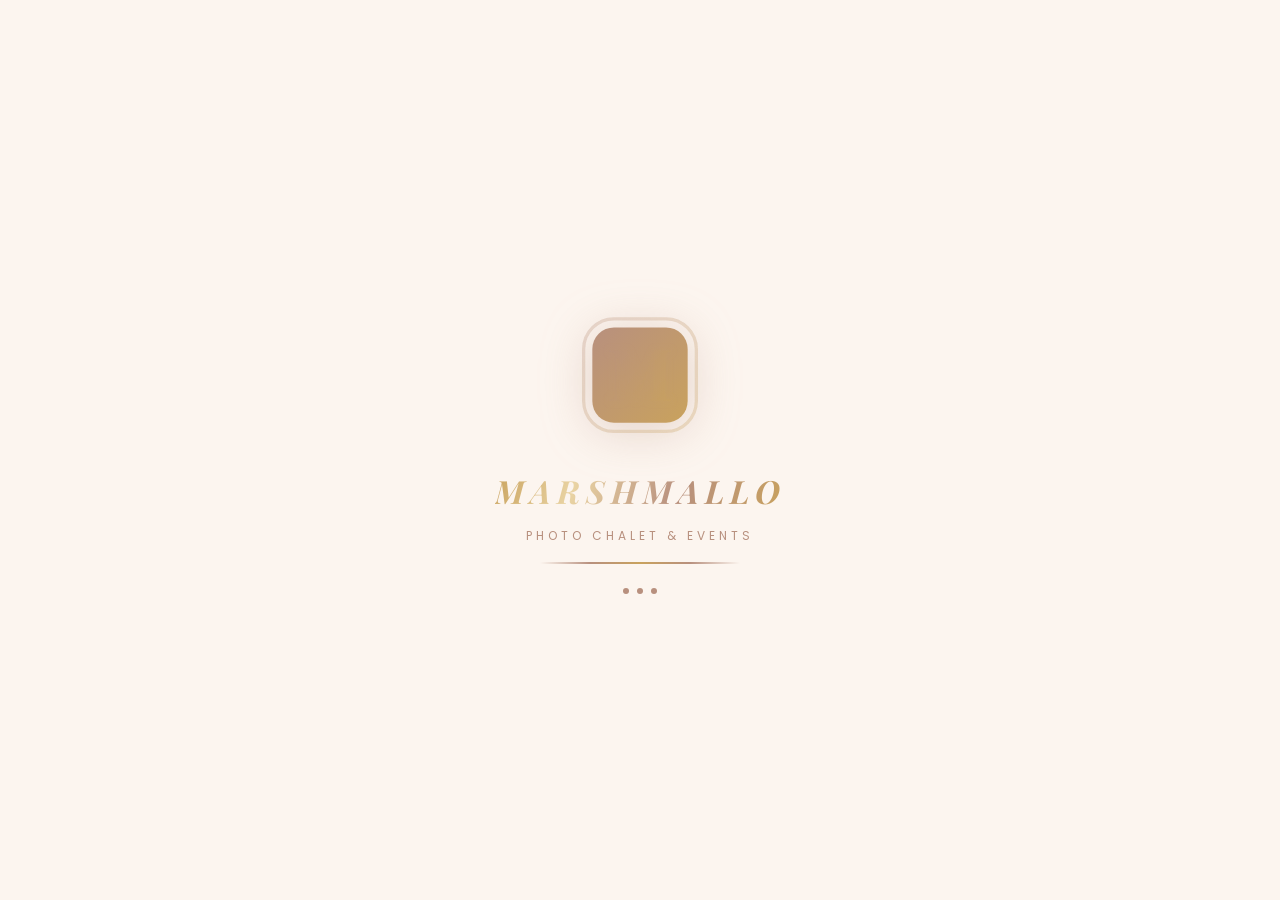
<file: billing.html>
<!DOCTYPE html>
<html lang="ar" dir="rtl">
<head>
  <meta charset="UTF-8">
  <meta name="viewport" content="width=device-width, initial-scale=1.0">
  <title data-t="billing_title">نظام الفواتير — Marshmallo</title>
  <link rel="icon" type="image/png" href="images/favicon.png">
  <link rel="preconnect" href="https://fonts.googleapis.com">
  <link rel="preconnect" href="https://fonts.gstatic.com" crossorigin>
  <link href="https://fonts.googleapis.com/css2?family=Aref+Ruqaa:wght@400;700&family=Cairo:wght@300;400;500;600;700&family=Playfair+Display:ital,wght@0,400;0,600;0,700;1,400&family=Poppins:wght@300;400;500;600&display=swap" rel="stylesheet">
  <link rel="stylesheet" href="css/style.css">
  <link rel="stylesheet" href="css/admin.css">
</head>
<body class="admin-page">
  <div class="splash-screen" id="splash">
    <div class="splash-logo-m" id="splashLogo"></div>
    <div class="splash-brand">MARSHMALLO</div>
    <div class="splash-sub">PHOTO CHALET & EVENTS</div>
    <div class="splash-line"></div>
    <div class="splash-dots">
      <div class="splash-dot"></div>
      <div class="splash-dot"></div>
      <div class="splash-dot"></div>
    </div>
  </div>

  <div class="admin-header">
    <div class="admin-header-inner">
      <div class="admin-header-left">
        <div class="m-logo" style="width:48px;"><img src="images/logo.webp" alt="Marshmallo" class="m-logo-img"></div>
        <h2 class="english-heading">Marshmallo <span data-t="nav_billing">الفواتير</span></h2>
      </div>
      <div class="admin-header-right">
        <div class="admin-user-badge">
          <span class="dot"></span>
          <span id="adminName">Admin</span>
        </div>
        <button class="btn btn-ghost btn-sm" onclick="window.location.href='admin.html'">
          <span data-t="nav_admin">لوحة التحكم</span>
        </button>
        <button class="btn btn-ghost btn-sm" onclick="Auth.logout()">
          <span data-t="nav_logout">تسجيل الخروج</span>
        </button>
        <button class="lang-toggle btn-sm" onclick="Lang.toggle(); location.reload();">EN</button>
      </div>
    </div>
  </div>

  <div class="admin-layout">
    <aside class="admin-sidebar">
      <nav class="admin-sidebar-nav">
        <a href="admin.html">
          <span class="icon">📊</span> <span data-t="admin_overview">نظرة عامة</span>
        </a>
        <a href="#billing" class="active">
          <span class="icon">💰</span> <span data-t="nav_billing">الفواتير</span>
        </a>
      </nav>
    </aside>

    <main class="admin-main">
      <div class="admin-section active" id="section-billing">
        <h3 class="mb-3" data-t="billing_title">نظام الفواتير</h3>
        <p class="mb-3" style="opacity:0.6;" data-t="billing_subtitle">إدارة المدفوعات والمبالغ</p>

        <!-- Billing Stats -->
        <div class="billing-stats-grid" id="billingStats">
          <div class="billing-stat-card">
            <div class="stat-icon-b">📋</div>
            <div class="billing-stat-number" id="statTotalBookings">-</div>
            <div class="billing-stat-label" data-t="billing_total_bookings">إجمالي الحجوزات</div>
          </div>
          <div class="billing-stat-card">
            <div class="stat-icon-b">💰</div>
            <div class="billing-stat-number" id="statTotalRevenue">-</div>
            <div class="billing-stat-label" data-t="billing_total_revenue">إجمالي الإيرادات</div>
          </div>
          <div class="billing-stat-card">
            <div class="stat-icon-b">✅</div>
            <div class="billing-stat-number" id="statTotalPaid">-</div>
            <div class="billing-stat-label" data-t="billing_total_paid">إجمالي المدفوع</div>
          </div>
          <div class="billing-stat-card">
            <div class="stat-icon-b">⏳</div>
            <div class="billing-stat-number" id="statPendingPayments">-</div>
            <div class="billing-stat-label" data-t="billing_pending_payments">المدفوعات المعلقة</div>
          </div>
        </div>

        <!-- Controls -->
        <div class="billing-controls">
          <div class="billing-search">
            <input type="text" class="form-input" id="billingSearch" data-t-ph="billing_search_ph" placeholder="ابحث باسم العميل..." oninput="filterBillingTable()">
          </div>
          <div class="billing-section-tabs" id="billingSectionTabs">
            <button class="billing-section-tab active" onclick="switchBillingSection('all', this)"><span data-t="billing_section_all">الكل</span></button>
            <button class="billing-section-tab" onclick="switchBillingSection('chalet', this)"><span data-t="billing_section_chalet">الشاليه</span></button>
            <button class="billing-section-tab" onclick="switchBillingSection('hall', this)"><span data-t="billing_section_hall">الصالة</span></button>
            <button class="billing-section-tab" onclick="switchBillingSection('photography', this)"><span data-t="billing_section_photo">التصوير</span></button>
            <button class="billing-section-tab" onclick="switchBillingSection('overnight', this)"><span data-t="billing_section_overnight">المبيت</span></button>
            <button class="billing-section-tab" onclick="switchBillingSection('salon', this)"><span data-t="billing_section_salon">الكوافير</span></button>
          </div>
        </div>

        <!-- Billing Table -->
        <div class="admin-panel">
          <div id="billingTableContainer">
            <div class="loading-overlay">
              <div class="spinner"></div>
              <p class="loading-text" data-t="billing_loading">جاري تحميل بيانات الفواتير...</p>
            </div>
          </div>
        </div>
      </div>
    </main>
  </div>

  <!-- Edit Payment Modal -->
  <div class="modal-overlay" id="editPaymentModal">
    <div class="modal" style="max-width:520px;">
      <div class="modal-header">
        <h3 data-t="billing_edit_title">تعديل بيانات الدفع</h3>
        <button class="modal-close" onclick="hideModal('editPaymentModal')">&times;</button>
      </div>
      <div class="modal-body">
        <div id="editPaymentAlert"></div>
        <div class="billing-modal-info">
          <span class="billing-modal-info-label" data-t="billing_edit_customer">العميل</span>
          <span class="billing-modal-info-value" id="editCustomerName">-</span>
        </div>
        <div class="billing-modal-grid">
          <div class="form-group billing-modal-full" style="margin-bottom:0;">
            <label class="form-label" data-t="billing_edit_total">المبلغ الإجمالي</label>
            <input type="number" class="form-input" id="editTotal" min="0" step="0.01">
          </div>
          <div class="form-group billing-modal-full" style="margin-bottom:0;">
            <label class="form-label" data-t="billing_edit_paid">المبلغ المدفوع</label>
            <input type="number" class="form-input" id="editPaid" min="0" step="0.01" oninput="updateRemaining()">
          </div>
          <div class="form-group billing-modal-full" style="margin-bottom:0;">
            <label class="form-label" data-t="billing_edit_status">حالة الدفع</label>
            <select class="form-input" id="editPaymentStatus">
              <option value="unpaid" data-t="billing_status_unpaid">غير مدفوع</option>
              <option value="partial" data-t="billing_status_partial">دفعة جزئية</option>
              <option value="half" data-t="billing_status_half">نصف المبلغ</option>
              <option value="paid" data-t="billing_status_paid">مدفوع بالكامل</option>
            </select>
          </div>
        </div>
        <div class="billing-modal-info" style="margin-top:16px;">
          <span class="billing-modal-info-label" data-t="billing_th_remaining">المتبقي</span>
          <span class="billing-modal-info-value" id="editRemaining" style="color:var(--danger);">-</span>
        </div>
        <button class="btn btn-primary btn-block" id="savePaymentBtn" onclick="savePayment()">
          <span data-t="billing_edit_save">حفظ التغييرات</span>
        </button>
      </div>
    </div>
  </div>

  <script src="js/translations.js"></script>
  <script src="js/api.js"></script>
  <script src="js/auth.js"></script>
  <script src="js/main.js"></script>
  <script>
    if (!Auth.requireAuth("admin")) {
      throw new Error("Not authorized");
    }

    Lang.init();
    document.getElementById("adminName").textContent = Auth.getUsername();

    var splashLogo = document.getElementById("splashLogo");
    if (splashLogo) splashLogo.innerHTML = getSplashLogoSVG();
    var splash = document.getElementById("splash");
    if (splash) {
      setTimeout(function() {
        splash.classList.add("hide");
        setTimeout(function() { splash.remove(); }, 700);
      }, 2400);
    }

    let currentBillingSection = "all";
    let allBillingData = [];

    function escapeHtml(str) {
      if (str == null) return "";
      return String(str).replace(/&/g, "&amp;").replace(/</g, "&lt;").replace(/>/g, "&gt;").replace(/"/g, "&quot;").replace(/'/g, "&#39;");
    }

    async function loadBillingStats() {
      try {
        const result = await API.getBillingStats();
        if (result.success) {
          document.getElementById("statTotalBookings").textContent = result.totalBookings || 0;
          document.getElementById("statTotalRevenue").textContent = (result.totalRevenue || 0) + " " + t("billing_revenue_sar");
          document.getElementById("statTotalPaid").textContent = (result.totalPaid || 0) + " " + t("billing_revenue_sar");
          document.getElementById("statPendingPayments").textContent = result.pendingPayments || 0;
        }
      } catch (err) {
        console.error("Stats load error:", err);
      }
    }

    async function loadBillingData(section) {
      const container = document.getElementById("billingTableContainer");
      container.innerHTML = '<div class="loading-overlay"><div class="spinner"></div><p class="loading-text">' + t("billing_loading") + '</p></div>';
      try {
        const result = await API.getBillingData(section);
        if (result.success && result.data) {
          allBillingData = result.data;
          renderBillingTable(allBillingData);
        } else {
          container.innerHTML = '<p style="opacity:0.5;text-align:center;padding:60px 24px;">' + t("billing_no_data") + '</p>';
        }
      } catch (err) {
        container.innerHTML = '<div class="alert alert-error" style="margin:20px;">' + t("alert_server") + '</div>';
      }
    }

    function renderBillingTable(data) {
      const container = document.getElementById("billingTableContainer");
      if (!data || data.length === 0) {
        container.innerHTML = '<p style="opacity:0.5;text-align:center;padding:60px 24px;">' + t("billing_no_data") + '</p>';
        return;
      }
      let html = '<div class="admin-table-wrapper"><table class="admin-table">';
      html += '<thead><tr>';
      html += '<th>' + t("billing_th_customer") + '</th>';
      html += '<th>' + t("billing_th_date") + '</th>';
      html += '<th>' + t("billing_th_time") + '</th>';
      html += '<th>' + t("billing_th_section") + '</th>';
      html += '<th>' + t("billing_th_type") + '</th>';
      html += '<th>' + t("billing_th_phone") + '</th>';
      html += '<th>' + t("billing_th_total") + '</th>';
      html += '<th>' + t("billing_th_paid") + '</th>';
      html += '<th>' + t("billing_th_remaining") + '</th>';
      html += '<th>' + t("billing_th_status") + '</th>';
      html += '<th>' + t("th_actions") + '</th>';
      html += '</tr></thead><tbody>';

      data.forEach(row => {
        const remaining = (row.total || 0) - (row.paid || 0);
        const remainingClass = remaining <= 0 ? "zero" : "due";
        const statusKey = row.paymentStatus || "unpaid";
        const statusText = t("billing_status_" + statusKey);
        const sectionText = t("billing_section_" + (row.section || "chalet"));
        const typeText = row.type ? (t("type_" + row.type) || row.type) : '-';
        const totalStr = row.total != null ? row.total + " " + t("billing_revenue_sar") : '-';
        const paidStr = row.paid != null ? row.paid + " " + t("billing_revenue_sar") : '-';

        html += '<tr data-id="' + escapeHtml(row.id) + '" data-section="' + escapeHtml(row.section || 'chalet') + '">';
        html += '<td>' + escapeHtml(row.customerName || '-') + '</td>';
        html += '<td style="font-family:var(--font-english-body)">' + escapeHtml(row.date || '-') + '</td>';
        html += '<td style="font-family:var(--font-english-body)">' + escapeHtml(row.hour || '-') + '</td>';
        html += '<td>' + sectionText + '</td>';
        html += '<td>' + typeText + '</td>';
        html += '<td style="font-family:var(--font-english-body);direction:ltr;text-align:right">' + escapeHtml(row.phone || '-') + '</td>';
        html += '<td style="font-family:var(--font-english-body)">' + totalStr + '</td>';
        html += '<td style="font-family:var(--font-english-body)">' + paidStr + '</td>';
        html += '<td style="font-family:var(--font-english-body)"><span class="billing-remaining ' + remainingClass + '">' + remaining + " " + t("billing_revenue_sar") + '</span></td>';
        html += '<td><span class="billing-payment-badge ' + statusKey + '">' + statusText + '</span></td>';
        html += '<td><div class="table-actions"><button class="btn-confirm" onclick="openEditPayment(\'' + escapeHtml(row.id) + '\', \'' + escapeHtml(row.section || 'chalet') + '\')">' + t("billing_edit_save") + '</button><button class="btn-delete" onclick="confirmDeleteBooking(\'' + escapeHtml(row.id) + '\', \'' + escapeHtml(row.section || 'chalet') + '\')" title="' + t("btn_delete") + '">🗑️</button></div></td>';
        html += '</tr>';
      });

      html += '</tbody></table></div>';
      container.innerHTML = html;
    }

    function filterBillingTable() {
      const query = document.getElementById("billingSearch").value.trim().toLowerCase();
      if (!query) {
        renderBillingTable(allBillingData);
        return;
      }
      const filtered = allBillingData.filter(row =>
        (row.customerName && row.customerName.toLowerCase().includes(query)) ||
        (row.phone && row.phone.includes(query))
      );
      renderBillingTable(filtered);
    }

    function switchBillingSection(section, btn) {
      currentBillingSection = section;
      document.querySelectorAll(".billing-section-tab").forEach(t => t.classList.remove("active"));
      btn.classList.add("active");
      loadBillingData(section);
    }

    let editId = null;
    let editSection = null;

    function openEditPayment(id, section) {
      editId = id;
      editSection = section;
      const row = document.querySelector('tr[data-id="' + id + '"]');
      if (!row) return;
      const cells = row.querySelectorAll("td");
      document.getElementById("editCustomerName").textContent = cells[0].textContent;
      const totalStr = cells[6].textContent.replace(/[^0-9.]/g, "");
      const paidStr = cells[7].textContent.replace(/[^0-9.]/g, "");
      document.getElementById("editTotal").value = parseFloat(totalStr) || 0;
      document.getElementById("editPaid").value = parseFloat(paidStr) || 0;
      const statusBadge = row.querySelector(".billing-payment-badge");
      const statusMap = { unpaid: "unpaid", partial: "partial", half: "half", paid: "paid" };
      const found = Object.keys(statusMap).find(k => statusBadge && statusBadge.classList.contains(k));
      document.getElementById("editPaymentStatus").value = found || "unpaid";
      updateRemaining();
      showModal("editPaymentModal");
    }

    function updateRemaining() {
      const total = parseFloat(document.getElementById("editTotal").value) || 0;
      const paid = parseFloat(document.getElementById("editPaid").value) || 0;
      const remaining = total - paid;
      const el = document.getElementById("editRemaining");
      el.textContent = remaining + " " + t("billing_revenue_sar");
      el.style.color = remaining <= 0 ? "var(--success)" : "var(--danger)";
      if (remaining <= 0) {
        document.getElementById("editPaymentStatus").value = "paid";
      } else if (paid === 0) {
        document.getElementById("editPaymentStatus").value = "unpaid";
      } else if (paid >= total / 2) {
        document.getElementById("editPaymentStatus").value = "half";
      } else {
        document.getElementById("editPaymentStatus").value = "partial";
      }
    }

    async function savePayment() {
      const total = parseFloat(document.getElementById("editTotal").value) || 0;
      const paid = parseFloat(document.getElementById("editPaid").value) || 0;
      const status = document.getElementById("editPaymentStatus").value;

      if (total < 0 || paid < 0) {
        showAlert("editPaymentAlert", "error", t("billing_edit_error"));
        return;
      }

      const btn = document.getElementById("savePaymentBtn");
      btn.disabled = true;
      btn.querySelector("span").textContent = t("billing_edit_saving");

      try {
        const result = await API.updateBillingPayment(editId, editSection, { total, paid, paymentStatus: status });
        if (result.success) {
          hideModal("editPaymentModal");
          loadBillingData(currentBillingSection);
          loadBillingStats();
        } else {
          showAlert("editPaymentAlert", "error", result.message || t("billing_edit_error"));
        }
      } catch (err) {
        showAlert("editPaymentAlert", "error", t("alert_server"));
      }

      btn.disabled = false;
      btn.querySelector("span").textContent = t("billing_edit_save");
    }

    function confirmDeleteBooking(id, section) {
      if (!confirm(t("confirm_delete"))) return;
      deleteBookingRow(id, section);
    }

    async function deleteBookingRow(id, section) {
      const typeMap = { chalet: "chalet", hall: "hall", photography: "photography", overnight: "mabath", salon: "salon" };
      const type = typeMap[section];
      if (!type) { alert(t("alert_error")); return; }
      try {
        const result = await API.deleteBooking(id, type);
        if (result.success) {
          loadBillingData(currentBillingSection);
          loadBillingStats();
        } else {
          alert(result.message || t("alert_error"));
        }
      } catch (err) {
        alert(t("alert_server"));
      }
    }

    loadBillingStats();
    loadBillingData("all");
  </script>
</body>
</html>
</file>
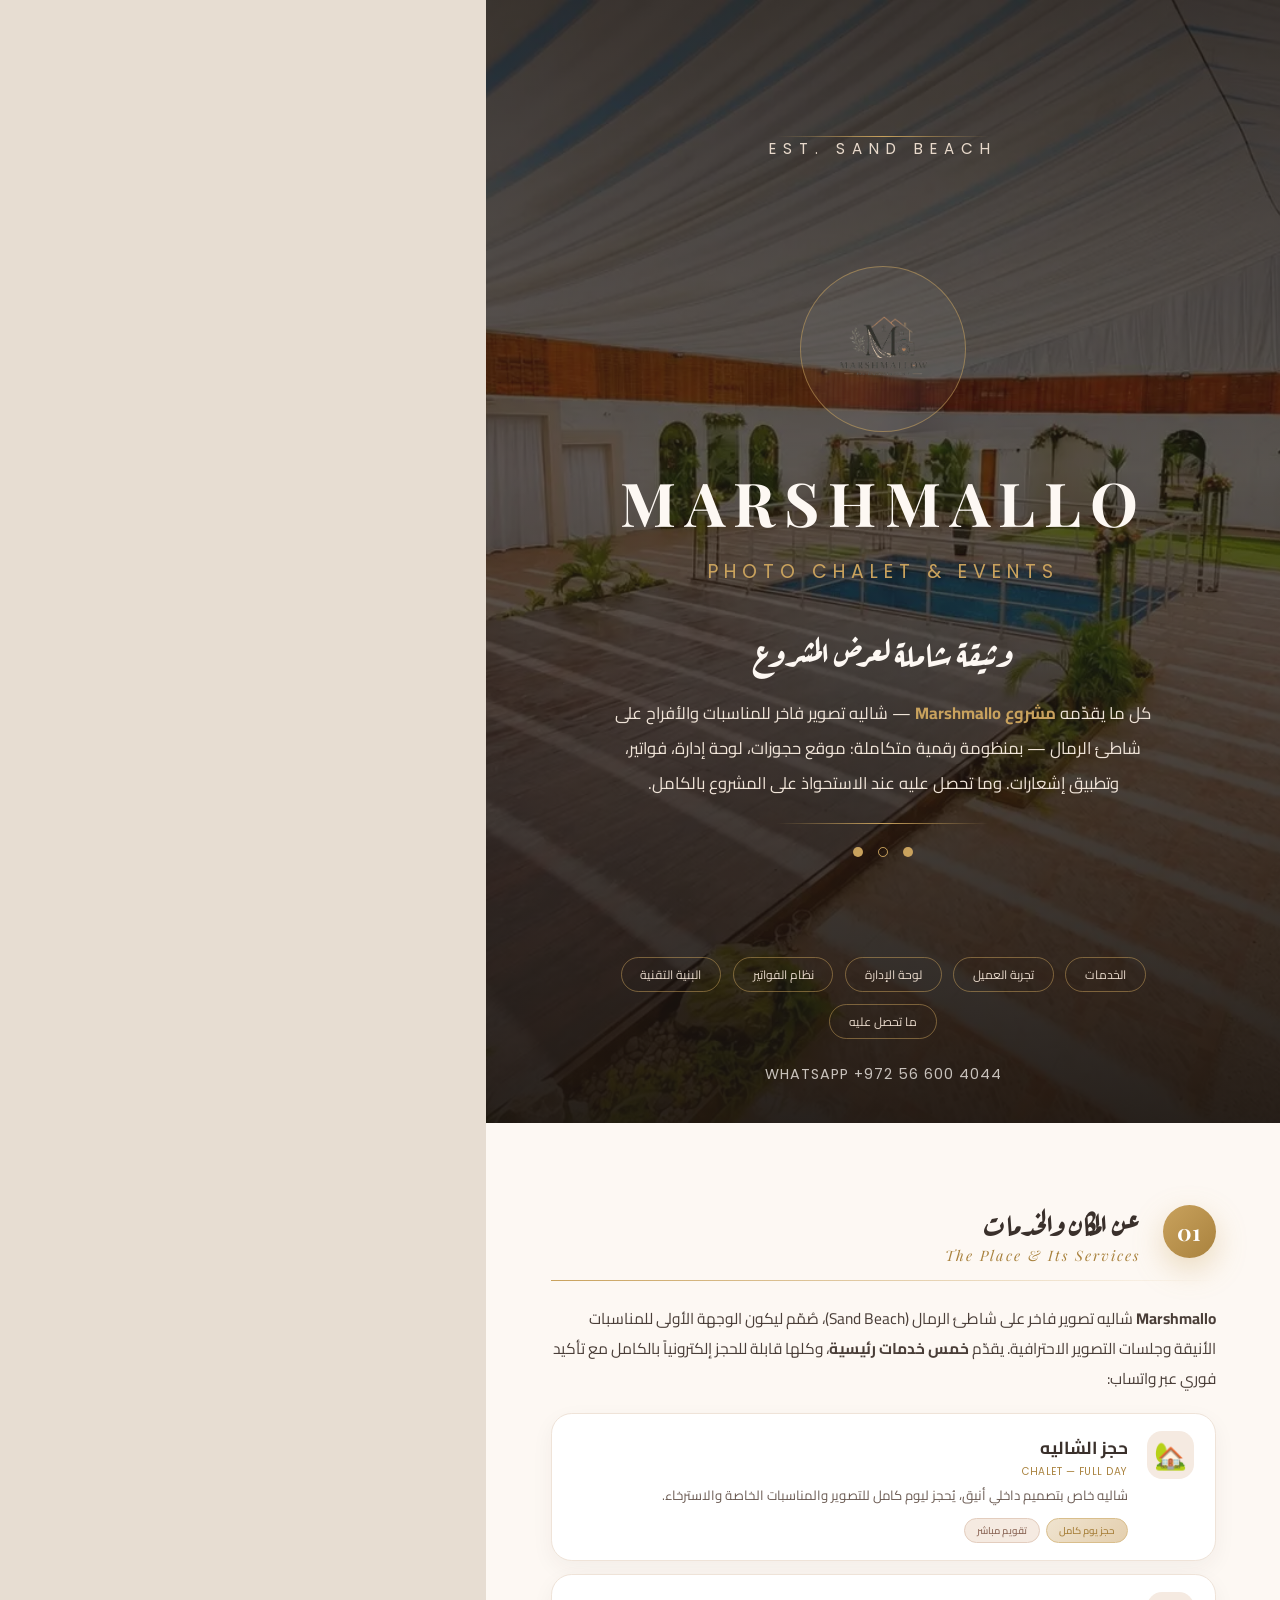
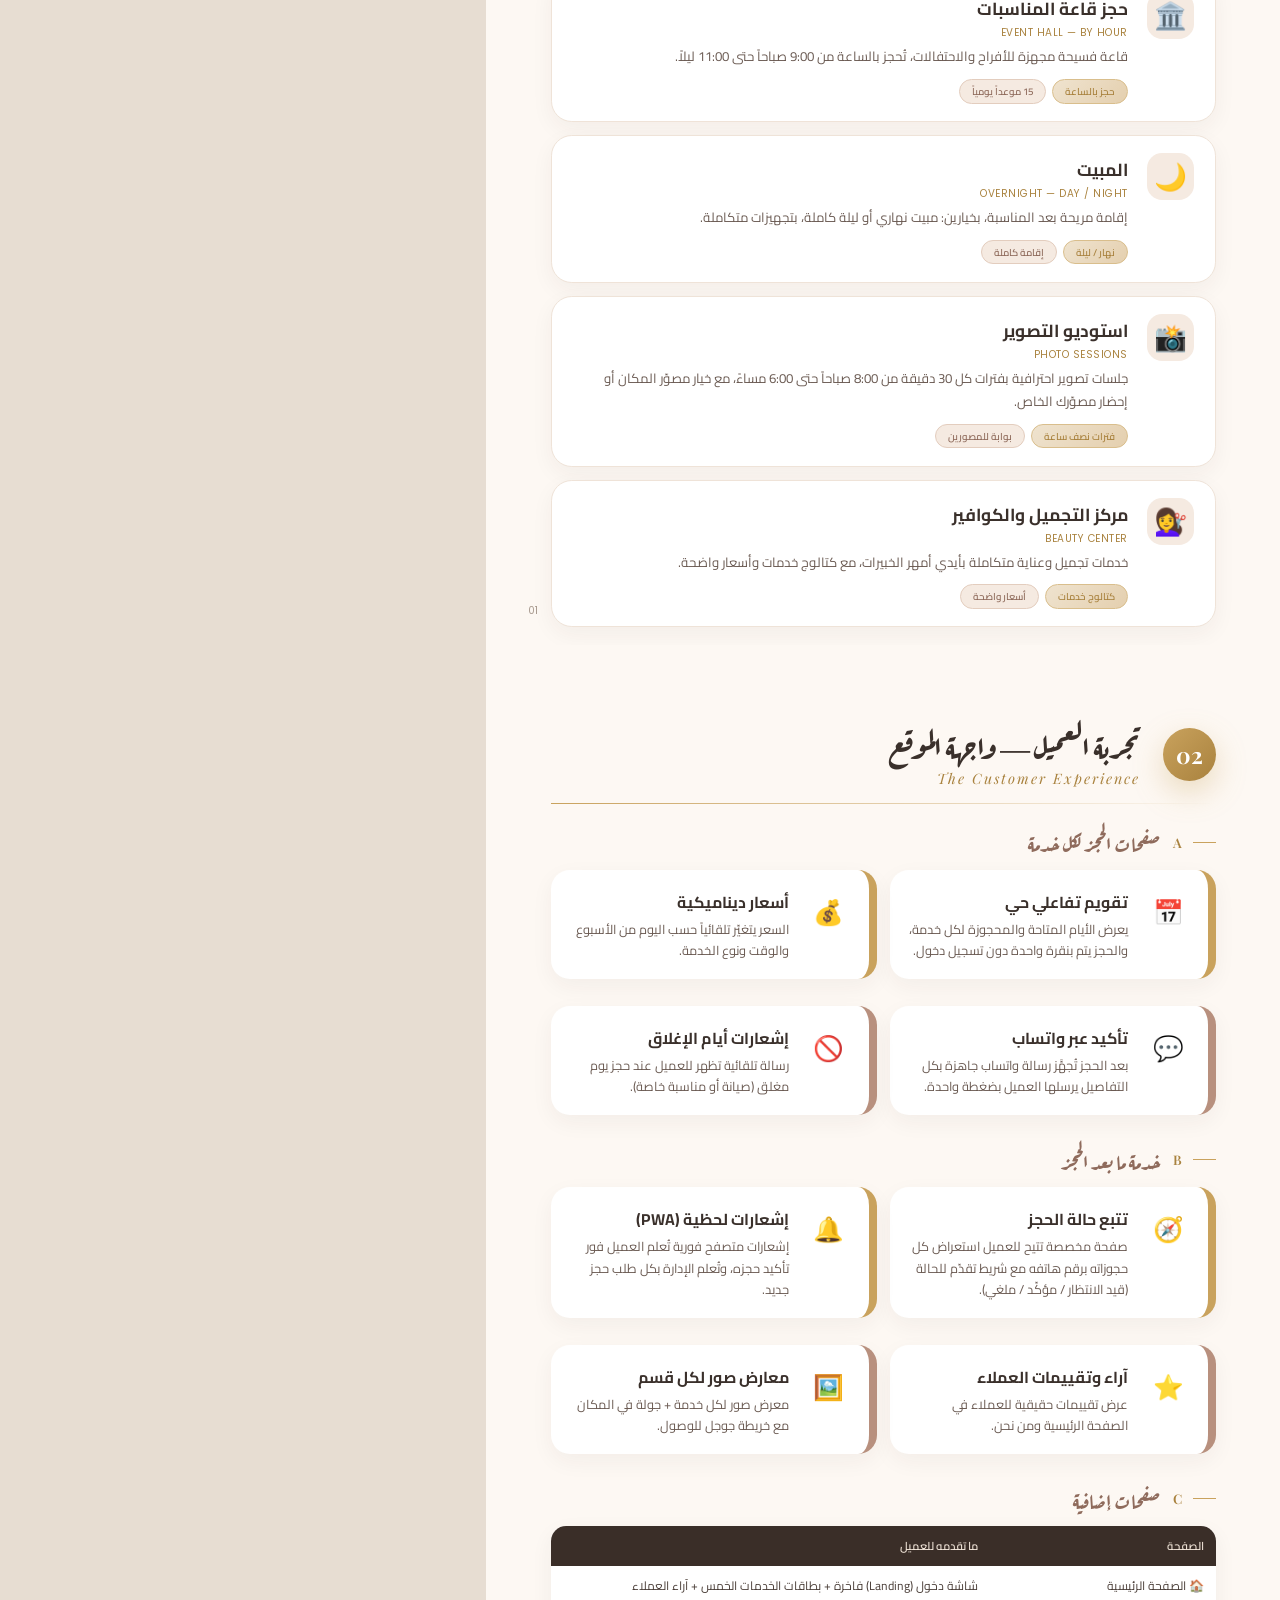
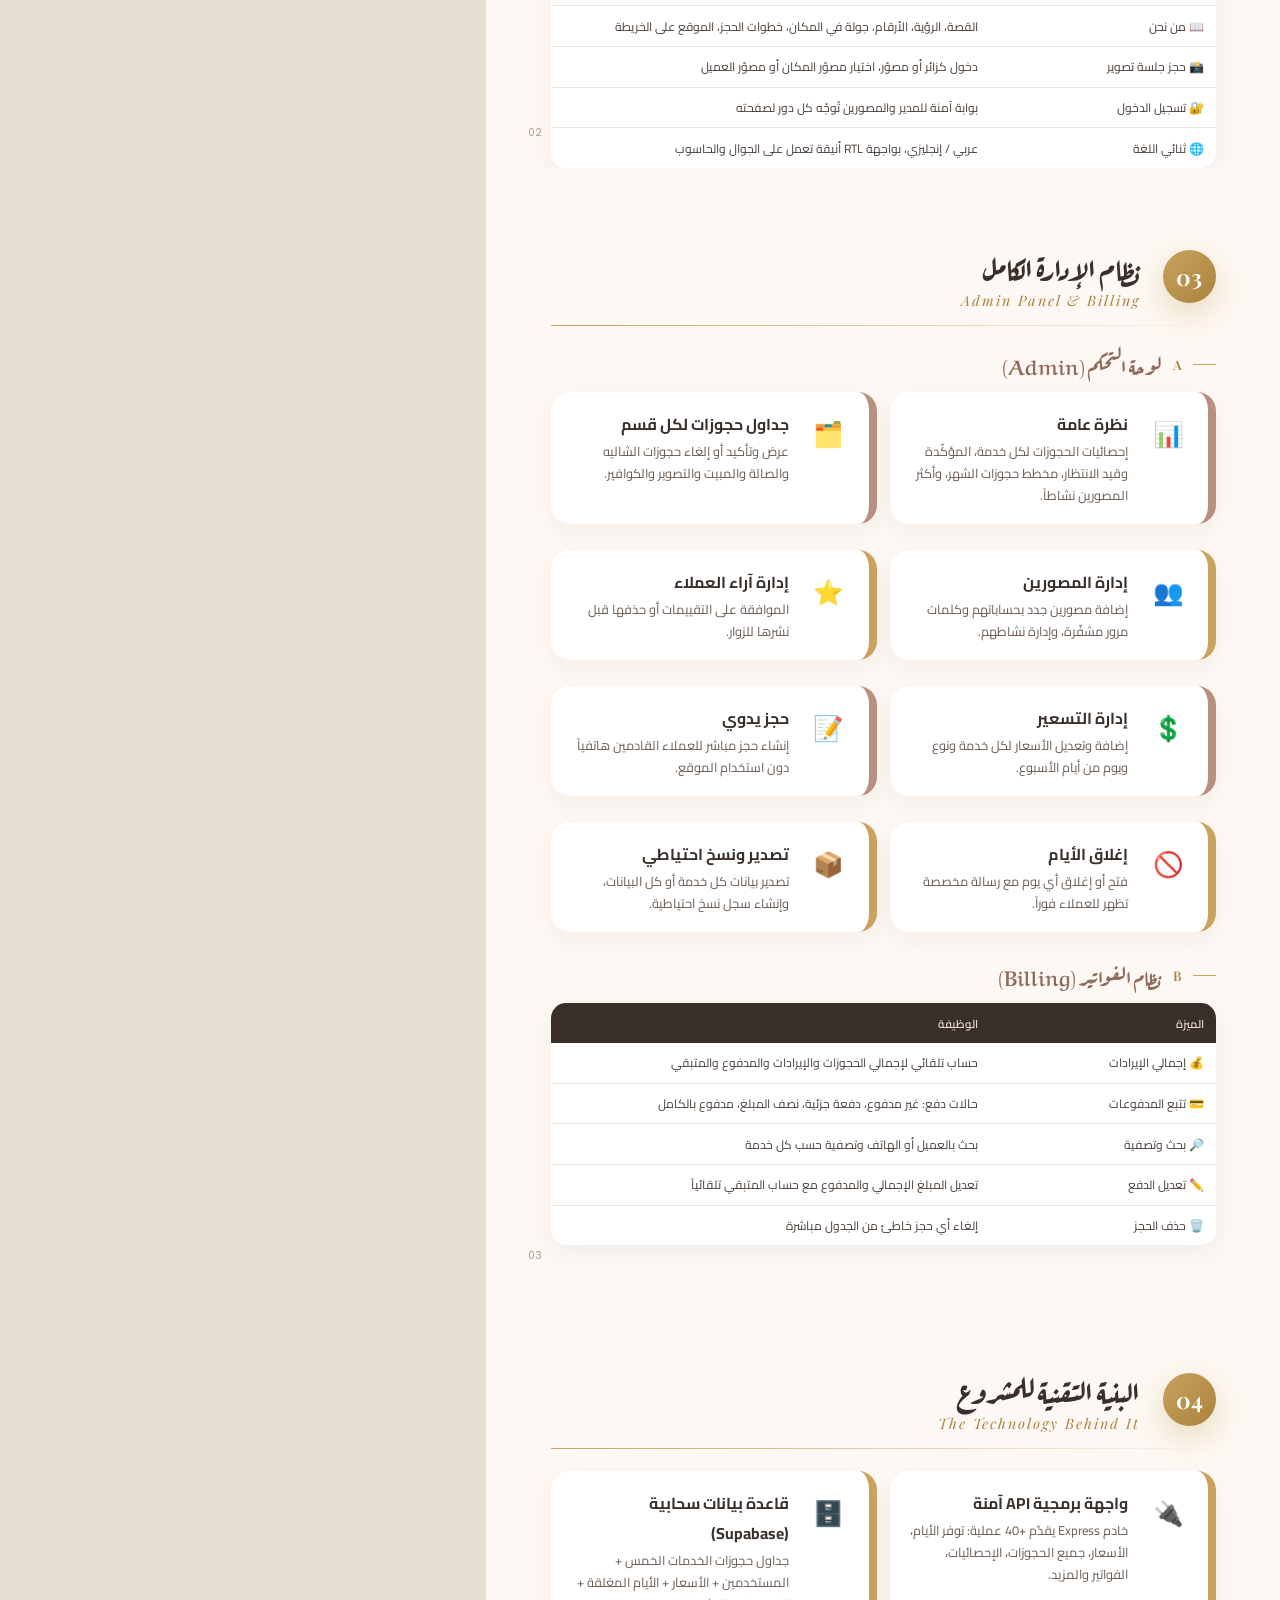
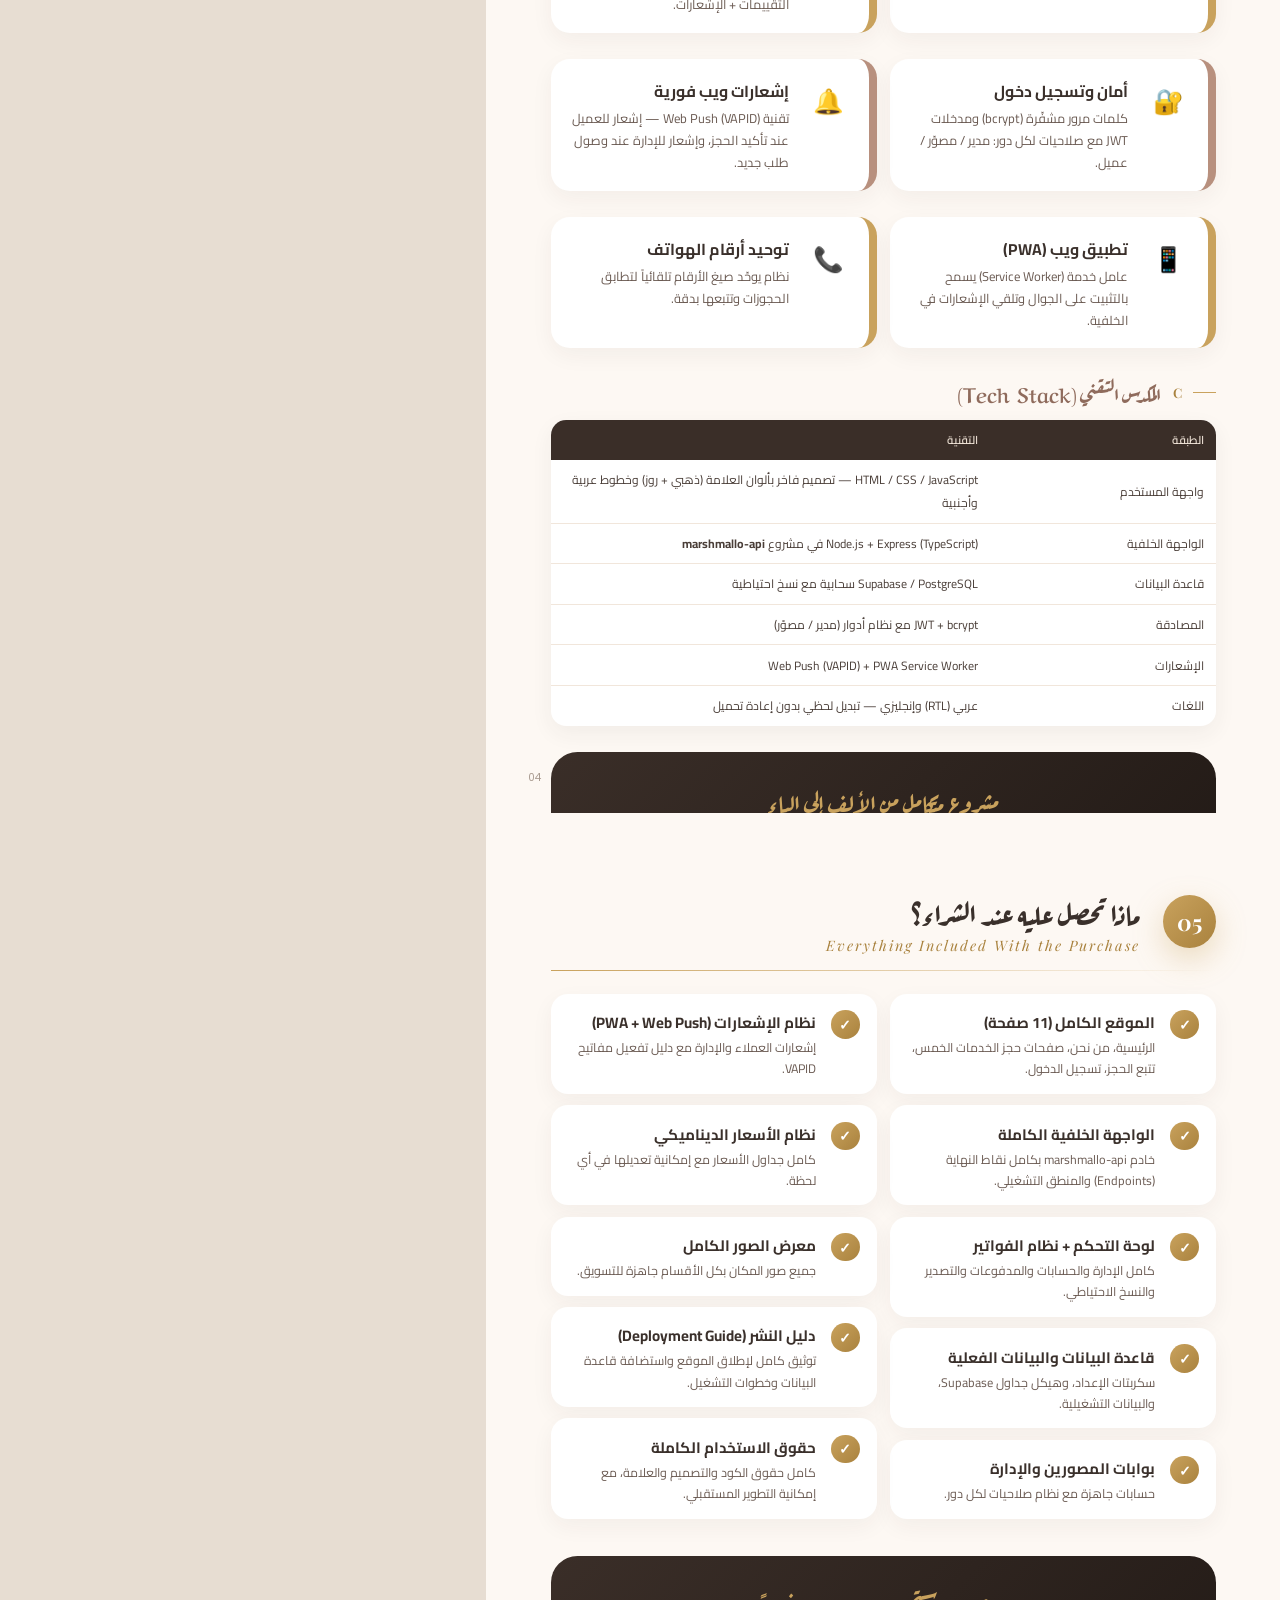
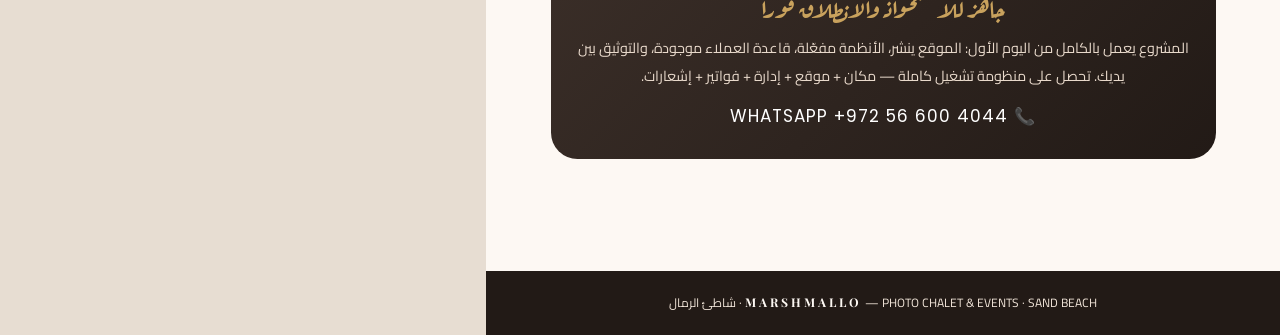
<file: brochure.html>
<!DOCTYPE html>
<html lang="ar" dir="rtl">
<head>
<meta charset="UTF-8">
<title>Marshmallo — Brochure</title>
<link rel="icon" type="image/png" href="images/favicon.png">
<link rel="preconnect" href="https://fonts.googleapis.com">
<link rel="preconnect" href="https://fonts.gstatic.com" crossorigin>
<link href="https://fonts.googleapis.com/css2?family=Aref+Ruqaa:wght@400;700&family=Cairo:wght@300;400;500;600;700;800&family=Playfair+Display:ital,wght@0,400;0,600;0,700;1,400&family=Poppins:wght@300;400;500;600&display=swap" rel="stylesheet">
<style>
  :root{
    --rose:#B8907E;
    --rose-dark:#8F6B5C;
    --cream:#FDF8F3;
    --warm:#F5EAE1;
    --charcoal:#3A302B;
    --gold:#C9A25D;
    --gold-dark:#A9823E;
  }
  *{margin:0;padding:0;box-sizing:border-box}
  @page{size:A4;margin:0}
  body{font-family:'Cairo',sans-serif;color:var(--charcoal);background:#e7ddd2;-webkit-print-color-adjust:exact;print-color-adjust:exact}
  .page{width:210mm;height:297mm;position:relative;overflow:hidden;background:var(--cream);page-break-after:always}
  .page:last-child{page-break-after:auto}

  /* ---------- Cover ---------- */
  .cover{background:#221A16}
  .cover-bg{position:absolute;inset:0;background:url('images/sallahbeackgrounddesktop.webp') center 30%/cover no-repeat;opacity:.55}
  .cover .vignette{position:absolute;inset:0;background:linear-gradient(180deg,rgba(24,18,14,.72) 0%,rgba(24,18,14,.42) 42%,rgba(24,18,14,.88) 100%)}
  .cover .goldline{width:56mm;height:1px;background:linear-gradient(90deg,transparent,var(--gold),transparent);margin:0 auto}
  .cover-top{position:absolute;top:30mm;right:0;left:0;text-align:center}
  .cover-top .goldline{margin-bottom:4mm}
  .cover-top .eyebrow{font-family:'Poppins';font-size:4mm;letter-spacing:7px;color:#E8D9CB}
  .cover .logo{width:44mm;height:44mm;margin:0 auto 8mm;border-radius:50%;border:1px solid rgba(201,162,93,.55);padding:4mm;background:rgba(255,255,255,.05)}
  .cover .logo img{width:100%;height:100%;object-fit:contain;border-radius:50%}
  .brand-en{font-family:'Playfair Display',serif;font-weight:700;letter-spacing:9px;font-size:16mm;color:#FDF8F3}
  .brand-sub{font-family:'Poppins',sans-serif;font-weight:400;letter-spacing:6px;font-size:5mm;color:var(--gold);margin-top:4mm}
  .cover .center{position:absolute;inset:0;display:flex;flex-direction:column;align-items:center;justify-content:center;text-align:center}
  .cover-title{font-family:'Aref Ruqaa',serif;font-weight:700;font-size:9mm;color:#FDF8F3;margin:10mm 0 5mm}
  .cover-desc{font-size:4.4mm;color:#F0E4D8;max-width:148mm;margin:0 auto;line-height:2.1}
  .cover .goldline{margin:6mm auto 0}
  .cover-dots{display:flex;justify-content:center;gap:4mm;margin-top:6mm}
  .cover-dots i{width:2.6mm;height:2.6mm;border-radius:50%;background:var(--gold)}
  .cover-dots i:nth-child(2){background:transparent;border:1px solid var(--gold)}
  .cover .bottom{position:absolute;bottom:22mm;right:0;left:0;text-align:center}
  .toc{display:inline-flex;gap:3mm;flex-wrap:wrap;justify-content:center;max-width:150mm}
  .toc span{font-size:3.2mm;color:#E8D9CB;border:1px solid rgba(201,162,93,.5);border-radius:99px;padding:1.4mm 5mm}
  .cover-phone{position:absolute;bottom:10mm;right:0;left:0;text-align:center;font-family:'Poppins';font-size:3.8mm;letter-spacing:1px;color:rgba(253,248,243,.75)}

  /* ---------- Shared ---------- */
  .inner{padding:20mm 17mm 14mm}
  .page-title{display:flex;align-items:center;gap:6mm;margin-bottom:3mm}
  .page-title .num{width:14mm;height:14mm;border-radius:50%;background:linear-gradient(135deg,var(--gold),var(--gold-dark));color:#fff;display:flex;align-items:center;justify-content:center;font-family:'Playfair Display',serif;font-weight:700;font-size:6mm;box-shadow:0 3mm 8mm rgba(201,162,93,.35);flex-shrink:0}
  .page-title h2{font-family:'Aref Ruqaa',serif;font-size:8mm;font-weight:700;color:var(--charcoal)}
  .page-title .en{font-family:'Playfair Display',serif;font-style:italic;font-size:3.8mm;color:var(--gold-dark);letter-spacing:2px}
  .divider{width:100%;height:1px;background:linear-gradient(90deg,var(--gold),transparent);margin:4mm 0 6mm}
  .lead{font-size:4.1mm;line-height:1.95;color:#4A3E38;margin-bottom:5mm}

  .service{display:flex;gap:5mm;align-items:flex-start;background:#fff;border:1px solid #EFE3D8;border-radius:5.5mm;padding:4.5mm 5.5mm;margin-bottom:3.5mm;box-shadow:0 2mm 6mm rgba(58,48,43,.05)}
  .service .ico{font-size:7mm;width:12.5mm;height:12.5mm;background:var(--warm);border-radius:4mm;display:flex;align-items:center;justify-content:center;flex-shrink:0}
  .service h3{font-size:4.6mm;font-weight:700;margin-bottom:1mm}
  .service h3 small{display:block;font-family:'Poppins';font-weight:400;font-size:2.7mm;color:var(--gold-dark);letter-spacing:.5px}
  .service p{font-size:3.5mm;color:#6B5B53;line-height:1.75}
  .service .tags{margin-top:1.5mm}
  .pill{display:inline-block;background:var(--warm);color:var(--rose-dark);border:1px solid #E3CDBE;border-radius:99px;padding:.5mm 3.2mm;font-size:2.6mm;font-weight:600;margin-left:1.5mm;margin-top:1mm}
  .pill.gold{background:linear-gradient(135deg,#EFE3CF,#E4CFAE);color:var(--gold-dark);border-color:#D9BE8C}

  .stats{display:flex;gap:3.5mm;margin-top:6mm}
  .stat{flex:1;background:linear-gradient(160deg,#3A2E28,#221A16);border-radius:6mm;padding:5.5mm 3mm;text-align:center;color:#fff}
  .stat .n{font-family:'Playfair Display',serif;font-weight:700;font-size:6.5mm;color:var(--gold)}
  .stat .l{font-size:3mm;color:#E8D9CB;margin-top:1mm}

  /* -------- cards grid -------- */
  .card{background:#fff;border-radius:5mm;padding:4.5mm 5mm;margin-bottom:3.5mm;display:flex;gap:5mm;align-items:flex-start;box-shadow:0 2mm 6mm rgba(58,48,43,.05)}
  .card .ico{font-size:6.5mm;flex-shrink:0;width:11mm;text-align:center;margin-top:.5mm}
  .card h3{font-size:4.2mm;font-weight:700;margin-bottom:.5mm}
  .card p{font-size:3.4mm;color:#6B5B53;line-height:1.7}
  .two-col{display:grid;grid-template-columns:1fr 1fr;gap:3.5mm}
  .gold-card{border-right:2.2mm solid var(--gold)}
  .rose-card{border-right:2.2mm solid var(--rose)}

  .section-tag{font-family:'Aref Ruqaa',serif;font-size:5.5mm;font-weight:700;color:var(--rose-dark);display:flex;align-items:center;gap:3mm;margin:4mm 0 3mm}
  .section-tag::before{content:'';width:6mm;height:1px;background:var(--gold)}
  .section-tag .snum{font-family:'Playfair Display',serif;font-size:3.5mm;color:var(--gold-dark);font-weight:600}

  /* -------- asset checklist -------- */
  .asset{background:#fff;border-radius:4.5mm;padding:3.8mm 4.5mm;margin-bottom:3mm;display:flex;gap:4mm;align-items:flex-start;box-shadow:0 2mm 6mm rgba(58,48,43,.05)}
  .asset .check{width:7.5mm;height:7.5mm;border-radius:50%;background:linear-gradient(135deg,var(--gold),var(--gold-dark));color:#fff;display:flex;align-items:center;justify-content:center;font-size:3.8mm;font-weight:700;flex-shrink:0;margin-top:.5mm}
  .asset h3{font-size:4mm;font-weight:700}
  .asset p{font-size:3.3mm;color:#6B5B53;line-height:1.7}

  .cta{margin-top:7mm;background:linear-gradient(135deg,#3A2E28,#221A16);border-radius:7mm;padding:8mm 7mm;text-align:center;color:#fff}
  .cta h3{font-family:'Aref Ruqaa',serif;font-size:6.5mm;color:var(--gold);margin-bottom:2.5mm}
  .cta p{font-size:3.8mm;color:#E8D9CB;line-height:1.95}
  .cta .phone{font-family:'Poppins',sans-serif;font-size:4.5mm;color:#fff;letter-spacing:1px;margin-top:3.5mm}

  .strip{display:flex;gap:3mm;margin-top:4mm}
  .strip div{flex:1;height:26mm;border-radius:4mm;background-size:cover;background-position:center;border:1px solid #EFE3D8}

  .brand-band{position:absolute;bottom:0;right:0;left:0;background:#221A16;color:#F0E4D8;text-align:center;padding:5.5mm;font-size:3.2mm}
  .brand-band b{font-family:'Playfair Display',serif;letter-spacing:3px;color:#FDF8F3}
  .pageno{position:absolute;bottom:7mm;left:11mm;font-family:'Poppins';font-size:2.8mm;color:#A99B90}

  .mini-table{width:100%;border-collapse:collapse;background:#fff;border-radius:4mm;overflow:hidden;box-shadow:0 2mm 6mm rgba(58,48,43,.06);font-size:3.2mm}
  .mini-table th{background:#3A2E28;color:#F0E4D8;padding:2.5mm 3mm;font-weight:600;text-align:right;font-size:3mm}
  .mini-table td{padding:2.2mm 3mm;border-bottom:1px solid #F1E6DB;color:#4A3E38}
  .mini-table tr:last-child td{border-bottom:none}
</style>
</head>
<body>

<!-- ============ PAGE 1 : COVER ============ -->
<div class="page cover">
  <div class="cover-bg"></div>
  <div class="vignette"></div>

  <div class="cover-top">
    <div class="goldline"></div>
    <div class="eyebrow">EST. SAND BEACH</div>
  </div>

  <div class="center">
    <div class="logo"><img src="images/logo.webp" alt="Marshmallo Logo"></div>
    <div class="brand-en">MARSHMALLO</div>
    <div class="brand-sub">PHOTO CHALET &amp; EVENTS</div>
    <div class="cover-title">وثيقة شاملة لعرض المشروع</div>
    <p class="cover-desc">
      كل ما يقدّمه <b style="color:var(--gold)">مشروع Marshmallo</b> — شاليه تصوير فاخر للمناسبات والأفراح على
      شاطئ الرمال — بمنظومة رقمية متكاملة: موقع حجوزات، لوحة إدارة، فواتير، وتطبيق إشعارات. وما تحصل عليه عند
      الاستحواذ على المشروع بالكامل.
    </p>
    <div class="goldline"></div>
    <div class="cover-dots"><i></i><i></i><i></i></div>
  </div>

  <div class="bottom">
    <div class="toc">
      <span>الخدمات</span>
      <span>تجربة العميل</span>
      <span>لوحة الإدارة</span>
      <span>نظام الفواتير</span>
      <span>البنية التقنية</span>
      <span>ما تحصل عليه</span>
    </div>
  </div>

  <div class="cover-phone">WHATSAPP +972 56 600 4044</div>
</div>

<!-- ============ PAGE 2 : ABOUT + SERVICES ============ -->
<div class="page">
  <div class="inner">
    <div class="page-title">
      <div class="num">01</div>
      <div>
        <h2>عن المكان والخدمات</h2>
        <div class="en">The Place &amp; Its Services</div>
      </div>
    </div>
    <div class="divider"></div>

    <p class="lead">
      <strong>Marshmallo</strong> شاليه تصوير فاخر على شاطئ الرمال (Sand Beach)، صُمّم ليكون الوجهة الأولى للمناسبات
      الأنيقة وجلسات التصوير الاحترافية. يقدّم <strong>خمس خدمات رئيسية</strong>، وكلها قابلة للحجز إلكترونياً بالكامل
      مع تأكيد فوري عبر واتساب:
    </p>

    <div class="service">
      <div class="ico">🏡</div>
      <div>
        <h3>حجز الشاليه <small>CHALET — FULL DAY</small></h3>
        <p>شاليه خاص بتصميم داخلي أنيق، يُحجز ليوم كامل للتصوير والمناسبات الخاصة والاسترخاء.</p>
        <div class="tags"><span class="pill gold">حجز يوم كامل</span><span class="pill">تقويم مباشر</span></div>
      </div>
    </div>

    <div class="service">
      <div class="ico">🏛️</div>
      <div>
        <h3>حجز قاعة المناسبات <small>EVENT HALL — BY HOUR</small></h3>
        <p>قاعة فسيحة مجهزة للأفراح والاحتفالات، تُحجز بالساعة من 9:00 صباحاً حتى 11:00 ليلاً.</p>
        <div class="tags"><span class="pill gold">حجز بالساعة</span><span class="pill">15 موعداً يومياً</span></div>
      </div>
    </div>

    <div class="service">
      <div class="ico">🌙</div>
      <div>
        <h3>المبيت <small>OVERNIGHT — DAY / NIGHT</small></h3>
        <p>إقامة مريحة بعد المناسبة، بخيارين: مبيت نهاري أو ليلة كاملة، بتجهيزات متكاملة.</p>
        <div class="tags"><span class="pill gold">نهار / ليلة</span><span class="pill">إقامة كاملة</span></div>
      </div>
    </div>

    <div class="service">
      <div class="ico">📸</div>
      <div>
        <h3>استوديو التصوير <small>PHOTO SESSIONS</small></h3>
        <p>جلسات تصوير احترافية بفترات كل 30 دقيقة من 8:00 صباحاً حتى 6:00 مساءً، مع خيار مصوّر المكان أو إحضار مصوّرك الخاص.</p>
        <div class="tags"><span class="pill gold">فترات نصف ساعة</span><span class="pill">بوابة للمصورين</span></div>
      </div>
    </div>

    <div class="service">
      <div class="ico">💇‍♀️</div>
      <div>
        <h3>مركز التجميل والكوافير <small>BEAUTY CENTER</small></h3>
        <p>خدمات تجميل وعناية متكاملة بأيدي أمهر الخبيرات، مع كتالوج خدمات وأسعار واضحة.</p>
        <div class="tags"><span class="pill gold">كتالوج خدمات</span><span class="pill">أسعار واضحة</span></div>
      </div>
    </div>

    <div class="stats">
      <div class="stat"><div class="n">+500</div><div class="l">جلسة تصوير</div></div>
      <div class="stat"><div class="n">+300</div><div class="l">عميل سعيد</div></div>
      <div class="stat"><div class="n">5</div><div class="l">خدمات رئيسية</div></div>
      <div class="stat"><div class="n">5★</div><div class="l">تقييم العملاء</div></div>
    </div>

    <div class="strip">
      <div style="background-image:url('images/sallah/1785597395964.webp')"></div>
      <div style="background-image:url('images/sallah/1785597395982.webp')"></div>
      <div style="background-image:url('images/mabith/imagesingallery.webp')"></div>
      <div style="background-image:url('images/salon/1.webp')"></div>
      <div style="background-image:url('images/salon/2.webp')"></div>
    </div>
  </div>
  <div class="pageno">01</div>
</div>

<!-- ============ PAGE 3 : CUSTOMER EXPERIENCE ============ -->
<div class="page">
  <div class="inner">
    <div class="page-title">
      <div class="num">02</div>
      <div>
        <h2>تجربة العميل — واجهة الموقع</h2>
        <div class="en">The Customer Experience</div>
      </div>
    </div>
    <div class="divider"></div>

    <div class="section-tag"><span class="snum">A</span> صفحات الحجز لكل خدمة</div>
    <div class="two-col">
      <div class="card gold-card">
        <div class="ico">📅</div>
        <div>
          <h3>تقويم تفاعلي حي</h3>
          <p>يعرض الأيام المتاحة والمحجوزة لكل خدمة، والحجز يتم بنقرة واحدة دون تسجيل دخول.</p>
        </div>
      </div>
      <div class="card gold-card">
        <div class="ico">💰</div>
        <div>
          <h3>أسعار ديناميكية</h3>
          <p>السعر يتغيّر تلقائياً حسب اليوم من الأسبوع والوقت ونوع الخدمة.</p>
        </div>
      </div>
      <div class="card rose-card">
        <div class="ico">💬</div>
        <div>
          <h3>تأكيد عبر واتساب</h3>
          <p>بعد الحجز تُجهَّز رسالة واتساب جاهزة بكل التفاصيل يرسلها العميل بضغطة واحدة.</p>
        </div>
      </div>
      <div class="card rose-card">
        <div class="ico">🚫</div>
        <div>
          <h3>إشعارات أيام الإغلاق</h3>
          <p>رسالة تلقائية تظهر للعميل عند حجز يوم مغلق (صيانة أو مناسبة خاصة).</p>
        </div>
      </div>
    </div>

    <div class="section-tag"><span class="snum">B</span> خدمة ما بعد الحجز</div>
    <div class="two-col">
      <div class="card gold-card">
        <div class="ico">🧭</div>
        <div>
          <h3>تتبع حالة الحجز</h3>
          <p>صفحة مخصصة تتيح للعميل استعراض كل حجوزاته برقم هاتفه مع شريط تقدّم للحالة (قيد الانتظار / مؤكّد / ملغي).</p>
        </div>
      </div>
      <div class="card gold-card">
        <div class="ico">🔔</div>
        <div>
          <h3>إشعارات لحظية (PWA)</h3>
          <p>إشعارات متصفح فورية تُعلم العميل فور تأكيد حجزه، وتُعلم الإدارة بكل طلب حجز جديد.</p>
        </div>
      </div>
      <div class="card rose-card">
        <div class="ico">⭐</div>
        <div>
          <h3>آراء وتقييمات العملاء</h3>
          <p>عرض تقييمات حقيقية للعملاء في الصفحة الرئيسية ومن نحن.</p>
        </div>
      </div>
      <div class="card rose-card">
        <div class="ico">🖼️</div>
        <div>
          <h3>معارض صور لكل قسم</h3>
          <p>معرض صور لكل خدمة + جولة في المكان مع خريطة جوجل للوصول.</p>
        </div>
      </div>
    </div>

    <div class="section-tag"><span class="snum">C</span> صفحات إضافية</div>
    <table class="mini-table">
      <tr><th style="width:34%">الصفحة</th><th>ما تقدمه للعميل</th></tr>
      <tr><td>🏠 الصفحة الرئيسية</td><td>شاشة دخول (Landing) فاخرة + بطاقات الخدمات الخمس + آراء العملاء</td></tr>
      <tr><td>📖 من نحن</td><td>القصة، الرؤية، الأرقام، جولة في المكان، خطوات الحجز، الموقع على الخريطة</td></tr>
      <tr><td>📸 حجز جلسة تصوير</td><td>دخول كزائر أو مصوّر، اختيار مصوّر المكان أو مصوّر العميل</td></tr>
      <tr><td>🔐 تسجيل الدخول</td><td>بوابة آمنة للمدير والمصورين تُوجّه كل دور لصفحته</td></tr>
      <tr><td>🌐 ثنائي اللغة</td><td>عربي / إنجليزي، بواجهة RTL أنيقة تعمل على الجوال والحاسوب</td></tr>
    </table>
  </div>
  <div class="pageno">02</div>
</div>

<!-- ============ PAGE 4 : ADMIN + BILLING ============ -->
<div class="page">
  <div class="inner">
    <div class="page-title">
      <div class="num">03</div>
      <div>
        <h2>نظام الإدارة الكامل</h2>
        <div class="en">Admin Panel &amp; Billing</div>
      </div>
    </div>
    <div class="divider"></div>

    <div class="section-tag"><span class="snum">A</span> لوحة التحكم (Admin)</div>
    <div class="two-col">
      <div class="card rose-card">
        <div class="ico">📊</div>
        <div>
          <h3>نظرة عامة</h3>
          <p>إحصائيات الحجوزات لكل خدمة، المؤكّدة وقيد الانتظار، مخطط حجوزات الشهر، وأكثر المصورين نشاطاً.</p>
        </div>
      </div>
      <div class="card rose-card">
        <div class="ico">🗂️</div>
        <div>
          <h3>جداول حجوزات لكل قسم</h3>
          <p>عرض وتأكيد أو إلغاء حجوزات الشاليه والصالة والمبيت والتصوير والكوافير.</p>
        </div>
      </div>
      <div class="card gold-card">
        <div class="ico">👥</div>
        <div>
          <h3>إدارة المصورين</h3>
          <p>إضافة مصورين جدد بحساباتهم وكلمات مرور مشفّرة، وإدارة نشاطهم.</p>
        </div>
      </div>
      <div class="card gold-card">
        <div class="ico">⭐</div>
        <div>
          <h3>إدارة آراء العملاء</h3>
          <p>الموافقة على التقييمات أو حذفها قبل نشرها للزوار.</p>
        </div>
      </div>
      <div class="card rose-card">
        <div class="ico">💲</div>
        <div>
          <h3>إدارة التسعير</h3>
          <p>إضافة وتعديل الأسعار لكل خدمة ونوع ويوم من أيام الأسبوع.</p>
        </div>
      </div>
      <div class="card rose-card">
        <div class="ico">📝</div>
        <div>
          <h3>حجز يدوي</h3>
          <p>إنشاء حجز مباشر للعملاء القادمين هاتفياً دون استخدام الموقع.</p>
        </div>
      </div>
      <div class="card gold-card">
        <div class="ico">🚫</div>
        <div>
          <h3>إغلاق الأيام</h3>
          <p>فتح أو إغلاق أي يوم مع رسالة مخصصة تظهر للعملاء فوراً.</p>
        </div>
      </div>
      <div class="card gold-card">
        <div class="ico">📦</div>
        <div>
          <h3>تصدير ونسخ احتياطي</h3>
          <p>تصدير بيانات كل خدمة أو كل البيانات، وإنشاء سجل نسخ احتياطية.</p>
        </div>
      </div>
    </div>

    <div class="section-tag"><span class="snum">B</span> نظام الفواتير (Billing)</div>
    <table class="mini-table">
      <tr><th style="width:34%">الميزة</th><th>الوظيفة</th></tr>
      <tr><td>💰 إجمالي الإيرادات</td><td>حساب تلقائي لإجمالي الحجوزات والإيرادات والمدفوع والمتبقي</td></tr>
      <tr><td>💳 تتبع المدفوعات</td><td>حالات دفع: غير مدفوع، دفعة جزئية، نصف المبلغ، مدفوع بالكامل</td></tr>
      <tr><td>🔎 بحث وتصفية</td><td>بحث بالعميل أو الهاتف وتصفية حسب كل خدمة</td></tr>
      <tr><td>✏️ تعديل الدفع</td><td>تعديل المبلغ الإجمالي والمدفوع مع حساب المتبقي تلقائياً</td></tr>
      <tr><td>🗑️ حذف الحجز</td><td>إلغاء أي حجز خاطئ من الجدول مباشرة</td></tr>
    </table>
  </div>
  <div class="pageno">03</div>
</div>

<!-- ============ PAGE 5 : BACKEND ============ -->
<div class="page">
  <div class="inner">
    <div class="page-title">
      <div class="num">04</div>
      <div>
        <h2>البنية التقنية للمشروع</h2>
        <div class="en">The Technology Behind It</div>
      </div>
    </div>
    <div class="divider"></div>

    <div class="two-col">
      <div class="card gold-card">
        <div class="ico">🔌</div>
        <div>
          <h3>واجهة برمجية API آمنة</h3>
          <p>خادم Express يقدّم +40 عملية: توفر الأيام، الأسعار، جميع الحجوزات، الإحصائيات، الفواتير والمزيد.</p>
        </div>
      </div>
      <div class="card gold-card">
        <div class="ico">🗄️</div>
        <div>
          <h3>قاعدة بيانات سحابية (Supabase)</h3>
          <p>جداول حجوزات الخدمات الخمس + المستخدمين + الأسعار + الأيام المغلقة + التقييمات + الإشعارات.</p>
        </div>
      </div>
      <div class="card rose-card">
        <div class="ico">🔐</div>
        <div>
          <h3>أمان وتسجيل دخول</h3>
          <p>كلمات مرور مشفّرة (bcrypt) ومدخلات JWT مع صلاحيات لكل دور: مدير / مصوّر / عميل.</p>
        </div>
      </div>
      <div class="card rose-card">
        <div class="ico">🔔</div>
        <div>
          <h3>إشعارات ويب فورية</h3>
          <p>تقنية Web Push (VAPID) — إشعار للعميل عند تأكيد الحجز، وإشعار للإدارة عند وصول طلب جديد.</p>
        </div>
      </div>
      <div class="card gold-card">
        <div class="ico">📱</div>
        <div>
          <h3>تطبيق ويب (PWA)</h3>
          <p>عامل خدمة (Service Worker) يسمح بالتثبيت على الجوال وتلقي الإشعارات في الخلفية.</p>
        </div>
      </div>
      <div class="card gold-card">
        <div class="ico">📞</div>
        <div>
          <h3>توحيد أرقام الهواتف</h3>
          <p>نظام يوحّد صيغ الأرقام تلقائياً لتطابق الحجوزات وتتبعها بدقة.</p>
        </div>
      </div>
    </div>

    <div class="section-tag"><span class="snum">C</span> المكدس التقني (Tech Stack)</div>
    <table class="mini-table">
      <tr><th style="width:34%">الطبقة</th><th>التقنية</th></tr>
      <tr><td>واجهة المستخدم</td><td>HTML / CSS / JavaScript — تصميم فاخر بألوان العلامة (ذهبي + روز) وخطوط عربية وأجنبية</td></tr>
      <tr><td>الواجهة الخلفية</td><td>Node.js + Express (TypeScript) في مشروع <b>marshmallo-api</b></td></tr>
      <tr><td>قاعدة البيانات</td><td>Supabase / PostgreSQL سحابية مع نسخ احتياطية</td></tr>
      <tr><td>المصادقة</td><td>JWT + bcrypt مع نظام أدوار (مدير / مصوّر)</td></tr>
      <tr><td>الإشعارات</td><td>Web Push (VAPID) + PWA Service Worker</td></tr>
      <tr><td>اللغات</td><td>عربي (RTL) وإنجليزي — تبديل لحظي بدون إعادة تحميل</td></tr>
    </table>

    <div class="cta" style="margin-top:7mm">
      <h3>مشروع متكامل من الألف إلى الياء</h3>
      <p>موقع حجز + لوحة إدارة + فواتير + إشعارات + قاعدة بيانات — يعمل من اليوم الأول باحترافية.</p>
    </div>
  </div>
  <div class="pageno">04</div>
</div>

<!-- ============ PAGE 6 : WHAT YOU GET ============ -->
<div class="page">
  <div class="inner">
    <div class="page-title">
      <div class="num">05</div>
      <div>
        <h2>ماذا تحصل عليه عند الشراء؟</h2>
        <div class="en">Everything Included With the Purchase</div>
      </div>
    </div>
    <div class="divider"></div>

    <div class="two-col">
      <div>
        <div class="asset">
          <div class="check">✓</div>
          <div>
            <h3>الموقع الكامل (11 صفحة)</h3>
            <p>الرئيسية، من نحن، صفحات حجز الخدمات الخمس، تتبع الحجز، تسجيل الدخول.</p>
          </div>
        </div>
        <div class="asset">
          <div class="check">✓</div>
          <div>
            <h3>الواجهة الخلفية الكاملة</h3>
            <p>خادم marshmallo-api بكامل نقاط النهاية (Endpoints) والمنطق التشغيلي.</p>
          </div>
        </div>
        <div class="asset">
          <div class="check">✓</div>
          <div>
            <h3>لوحة التحكم + نظام الفواتير</h3>
            <p>كامل الإدارة والحسابات والمدفوعات والتصدير والنسخ الاحتياطي.</p>
          </div>
        </div>
        <div class="asset">
          <div class="check">✓</div>
          <div>
            <h3>قاعدة البيانات والبيانات الفعلية</h3>
            <p>سكربتات الإعداد، وهيكل جداول Supabase، والبيانات التشغيلية.</p>
          </div>
        </div>
        <div class="asset">
          <div class="check">✓</div>
          <div>
            <h3>بوابات المصورين والإدارة</h3>
            <p>حسابات جاهزة مع نظام صلاحيات لكل دور.</p>
          </div>
        </div>
      </div>

      <div>
        <div class="asset">
          <div class="check">✓</div>
          <div>
            <h3>نظام الإشعارات (PWA + Web Push)</h3>
            <p>إشعارات العملاء والإدارة مع دليل تفعيل مفاتيح VAPID.</p>
          </div>
        </div>
        <div class="asset">
          <div class="check">✓</div>
          <div>
            <h3>نظام الأسعار الديناميكي</h3>
            <p>كامل جداول الأسعار مع إمكانية تعديلها في أي لحظة.</p>
          </div>
        </div>
        <div class="asset">
          <div class="check">✓</div>
          <div>
            <h3>معرض الصور الكامل</h3>
            <p>جميع صور المكان بكل الأقسام جاهزة للتسويق.</p>
          </div>
        </div>
        <div class="asset">
          <div class="check">✓</div>
          <div>
            <h3>دليل النشر (Deployment Guide)</h3>
            <p>توثيق كامل لإطلاق الموقع واستضافة قاعدة البيانات وخطوات التشغيل.</p>
          </div>
        </div>
        <div class="asset">
          <div class="check">✓</div>
          <div>
            <h3>حقوق الاستخدام الكاملة</h3>
            <p>كامل حقوق الكود والتصميم والعلامة، مع إمكانية التطوير المستقبلي.</p>
          </div>
        </div>
      </div>
    </div>

    <div class="cta">
      <h3>جاهز للاستحواذ والانطلاق فوراً</h3>
      <p>المشروع يعمل بالكامل من اليوم الأول: الموقع ينشر، الأنظمة مفعّلة، قاعدة العملاء موجودة، والتوثيق بين يديك.
      تحصل على منظومة تشغيل كاملة — مكان + موقع + إدارة + فواتير + إشعارات.</p>
      <div class="phone">📞 WHATSAPP +972 56 600 4044</div>
    </div>
  </div>
  <div class="pageno">05</div>
  <div class="brand-band">
    <b>MARSHMALLO</b> — PHOTO CHALET &amp; EVENTS · SAND BEACH · شاطئ الرمال
  </div>
</div>

</body>
</html>
</file>
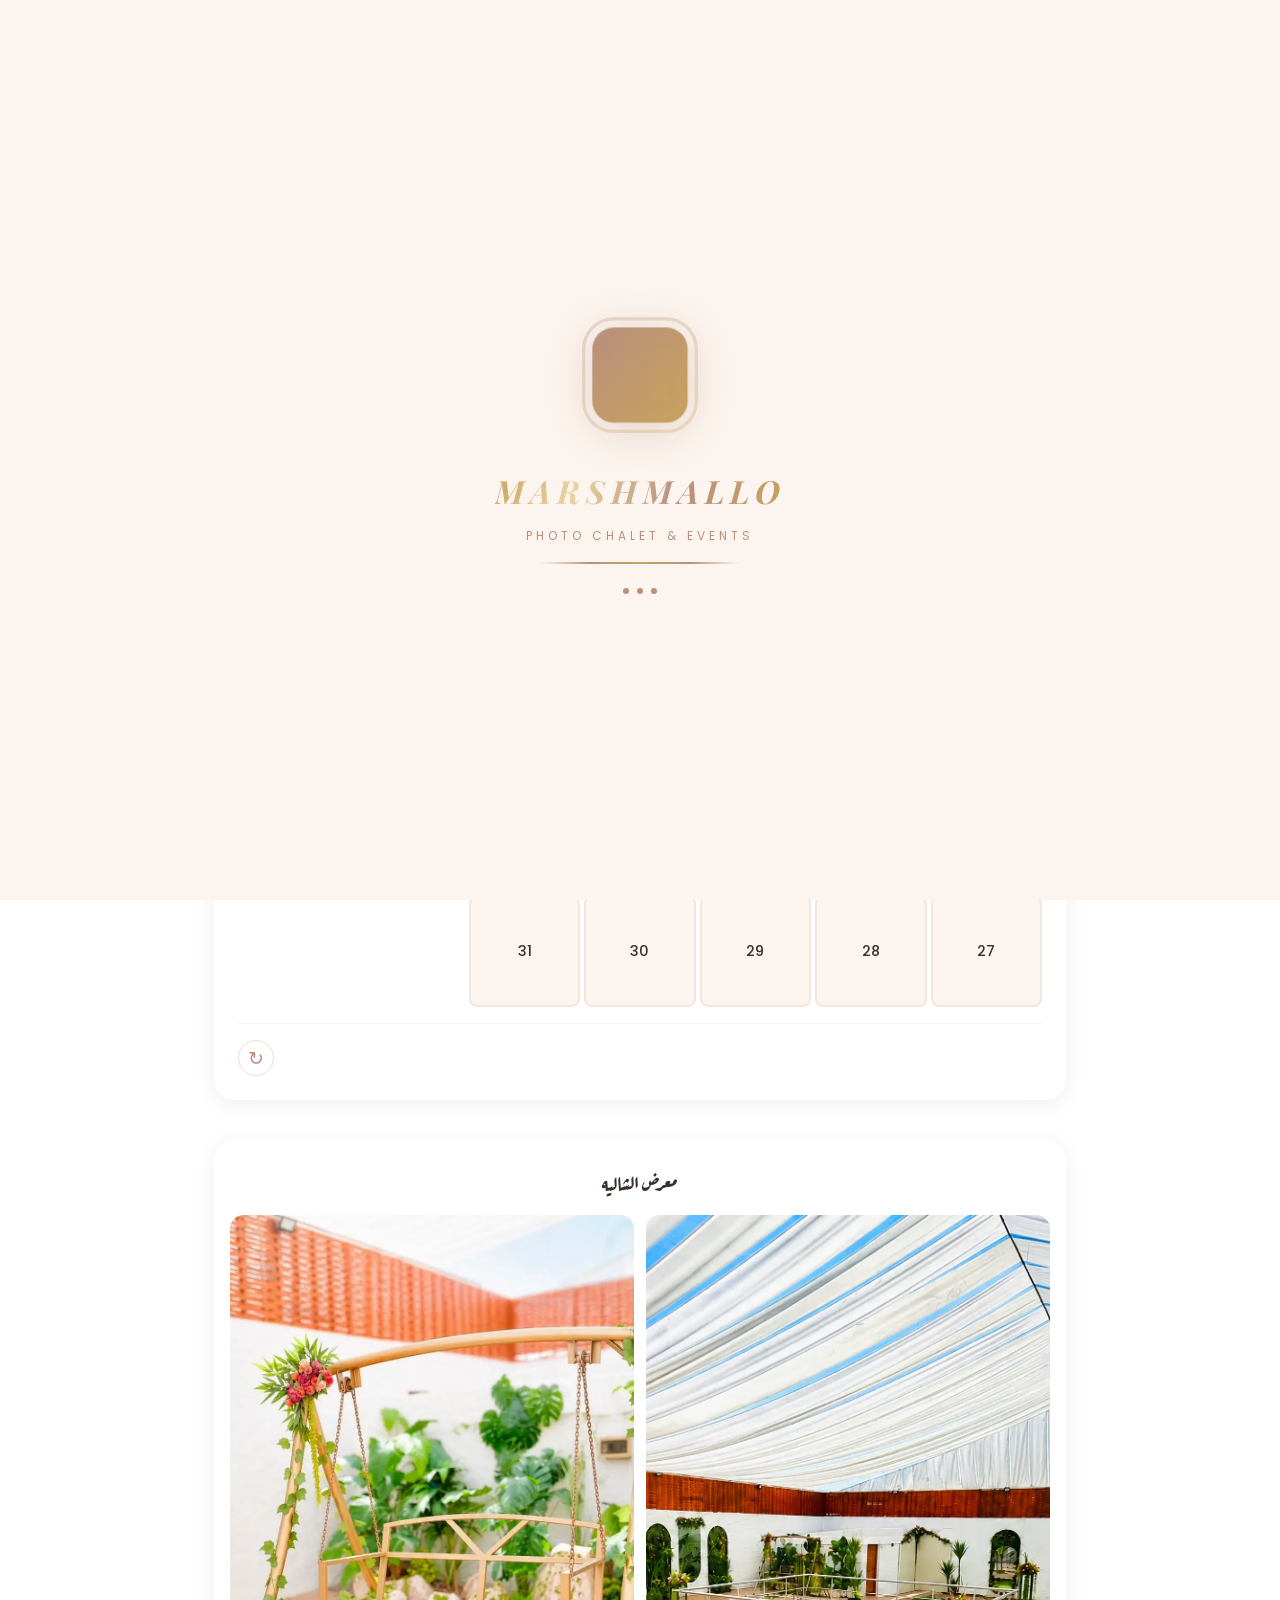
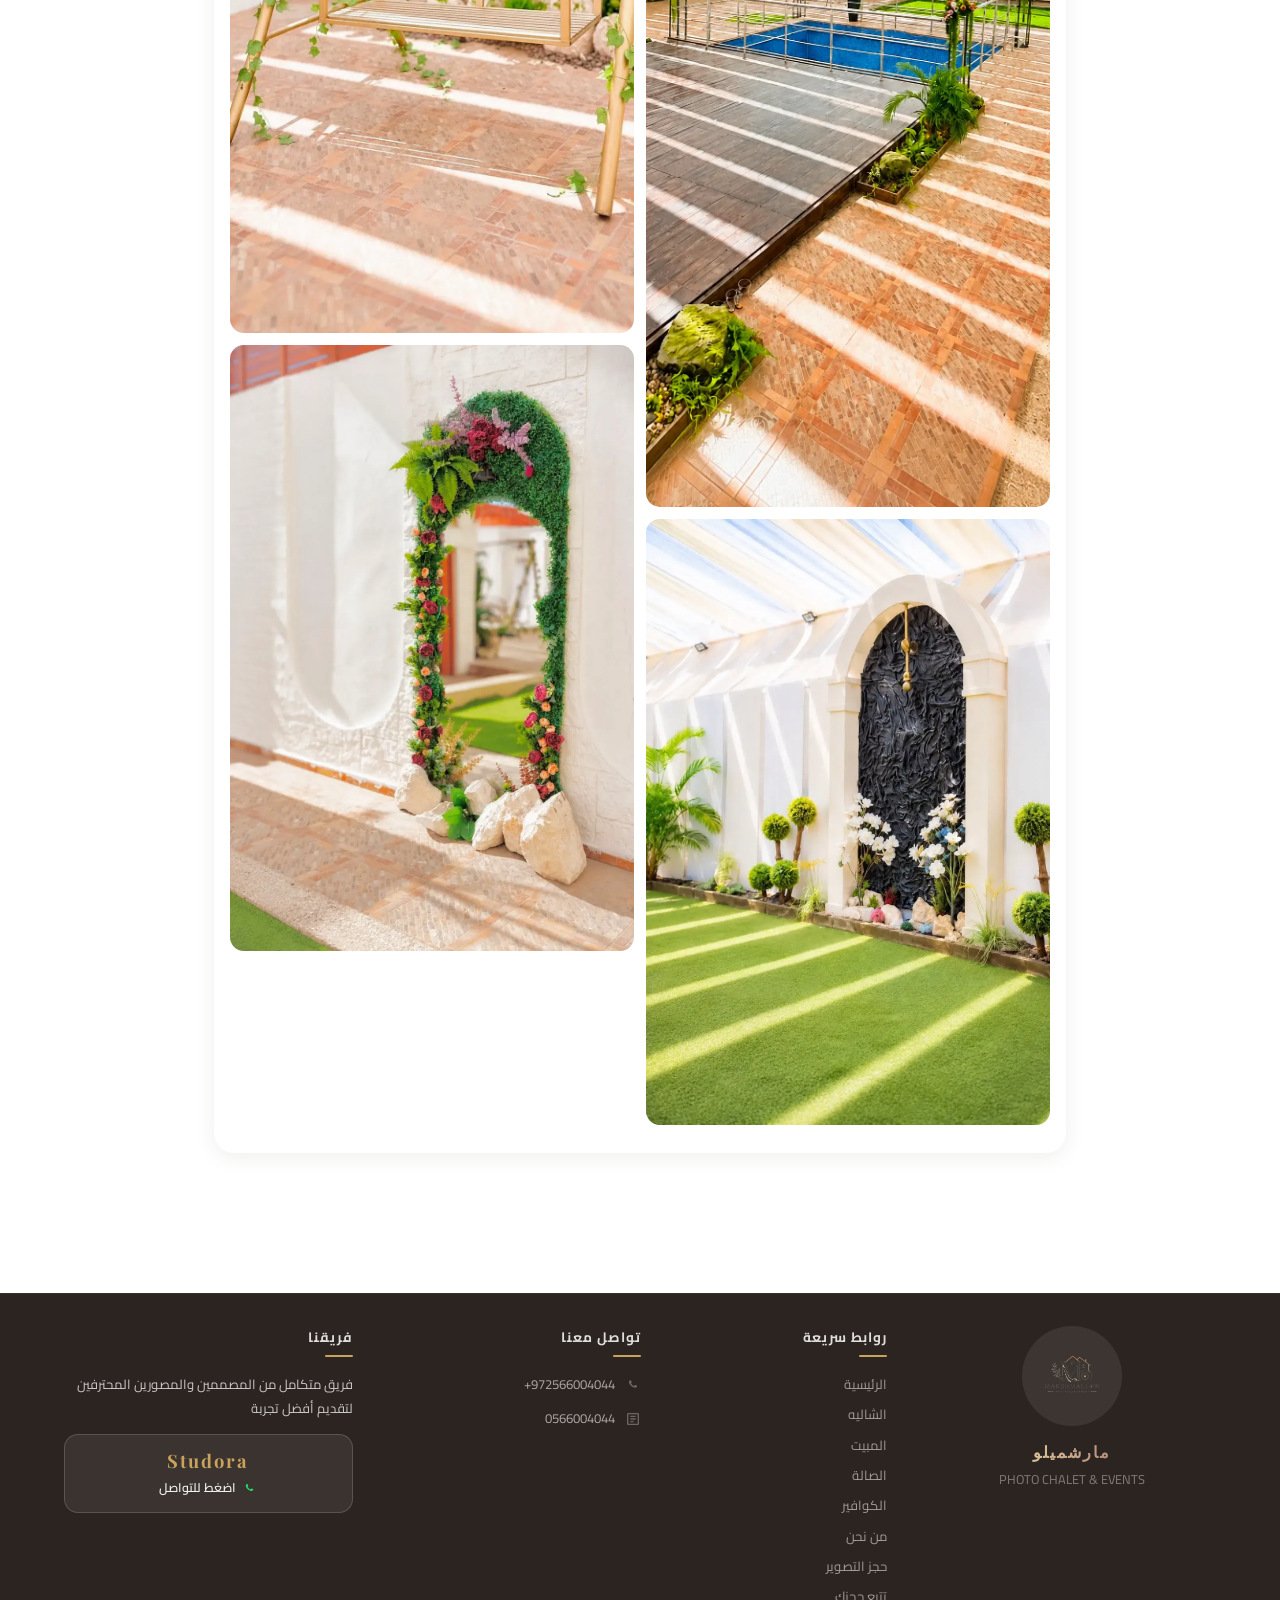
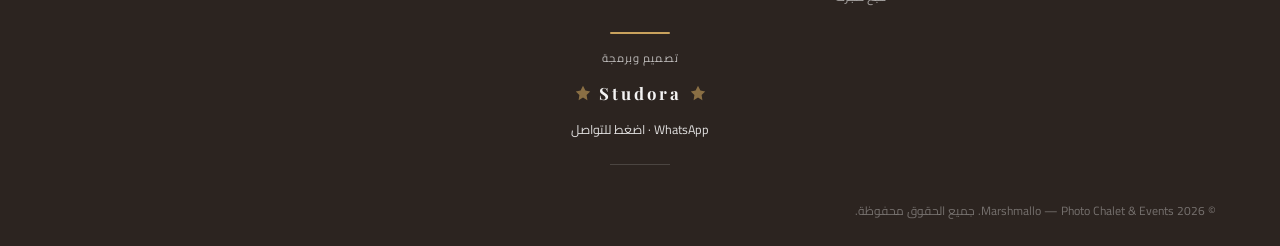
<file: chalet.html>
<!DOCTYPE html>
<html lang="ar" dir="rtl">
<head>
  <meta charset="UTF-8">
  <meta name="viewport" content="width=device-width, initial-scale=1.0">
  <title data-t="chalet_title">حجز الشاليه — Marshmallo</title>
  <link rel="icon" type="image/png" href="images/favicon.png">
  <link rel="preconnect" href="https://fonts.googleapis.com">
  <link rel="preconnect" href="https://fonts.gstatic.com" crossorigin>
  <link href="https://fonts.googleapis.com/css2?family=Aref+Ruqaa:wght@400;700&family=Cairo:wght@300;400;500;600;700&family=Playfair+Display:ital,wght@0,400;0,600;0,700;1,400&family=Poppins:wght@300;400;500;600&display=swap" rel="stylesheet">
  <link rel="stylesheet" href="css/style.css">
  <style>
    body{background:none!important}
    .bg-fixed{position:fixed;inset:0;z-index:0;background:url('images/landingpageformobilefirstlandingpageandchaletbacground.webp') center center/cover no-repeat;pointer-events:none}
    .bg-fixed::after{content:'';position:absolute;inset:0;background:linear-gradient(135deg,rgba(252,245,239,0.5),rgba(245,234,225,0.4))}
    @media(min-width:769px){
      .bg-fixed{background-image:url('images/sallahbeackgrounddesktop.webp')}
      .bg-fixed::after{background:linear-gradient(135deg,rgba(252,245,239,0.4),rgba(245,234,225,0.3))}
    }
    .page-container{position:relative;z-index:1}
    .gallery-section{
      position:relative;
      border-radius:var(--radius-lg);
      padding:28px 16px;
      box-shadow:var(--shadow-md);
    }
    .section-header{border:none;padding:40px 0 20px}
    .section-header h1{font-family:var(--font-arabic-body);font-weight:700}
  </style>
</head>
<body>
  <div class="bg-fixed"></div>
  <div class="splash-screen" id="splash">
    <div class="splash-logo-m" id="splashLogo"></div>
    <div class="splash-brand">MARSHMALLO</div>
    <div class="splash-sub">PHOTO CHALET & EVENTS</div>
    <div class="splash-line"></div>
    <div class="splash-dots">
      <div class="splash-dot"></div>
      <div class="splash-dot"></div>
      <div class="splash-dot"></div>
    </div>
  </div>

  <header class="site-header"></header>

  <main class="page-container">
    <div class="section-header">
      <h1 data-t="chalet_title">حجز الشاليه</h1>
      <div class="section-line"></div>
      <p data-t="chalet_subtitle">اختر اليوم المناسب لحجز الشاليه</p>
    </div>

    <div class="calendar-wrapper">
      <div id="chaletCalendar"></div>
    </div>

    <!-- Gallery -->
    <div class="gallery-section">
      <h2 class="gallery-section-title" data-t="gallery_chalet">معرض الشاليه</h2>
      <div id="chaletGallery"></div>
    </div>
  </main>

  <!-- Day Details Modal -->
  <div class="modal-overlay" id="dayModal">
    <div class="modal">
      <div class="modal-header">
        <h3 id="modalDate">تفاصيل اليوم</h3>
        <button class="modal-close" onclick="hideModal('dayModal')">&times;</button>
      </div>
      <div class="modal-body">
        <div id="chaletAlert"></div>
        <div id="slotsContainer">
          <div class="loading-overlay">
            <div class="spinner"></div>
            <p class="loading-text" data-t="slots_loading">جاري تحميل المواعيد...</p>
          </div>
        </div>
        <div id="priceDisplay" class="hidden">
          <div class="price-display">
            <span class="price-label" data-t="price_label">السعر</span>
            <span><span class="price-value" id="priceValue">0</span> <span class="price-currency" data-t="price_sar">ريال</span></span>
          </div>
        </div>
        <div id="bookingForm" class="hidden">
          <div style="width:60px;height:1px;background:var(--gold);margin:16px auto;"></div>
          <div class="form-group">
            <label class="form-label" data-t="modal_full_name">الاسم الكامل</label>
            <input type="text" class="form-input" id="customerName" data-t-ph="modal_full_name_ph" placeholder="أدخل اسمك الكامل">
          </div>
          <div class="form-group">
            <label class="form-label" data-t="modal_phone">رقم الهاتف / واتساب</label>
            <input type="tel" class="form-input" id="customerPhone" data-t-ph="modal_phone_ph" placeholder="05XXXXXXXX">
          </div>
          <div class="form-group">
            <label class="form-label" data-t="modal_guests">عدد الأشخاص</label>
            <input type="number" class="form-input" id="guestCount" min="1" max="50" value="1">
          </div>
          <div class="form-group">
            <label class="form-label" data-t="modal_notes">ملاحظات إضافية</label>
            <textarea class="form-input" id="bookingNotes" data-t-ph="modal_notes_ph" placeholder="أي طلبات خاصة..."></textarea>
          </div>
          <button class="btn btn-primary btn-block" id="submitBookingBtn" onclick="submitBooking()">
            <span data-t="modal_confirm">تأكيد الحجز</span>
          </button>
        </div>
      </div>
    </div>
  </div>

  <!-- Confirmation Modal -->
  <div class="modal-overlay" id="confirmModal">
    <div class="modal">
      <div class="modal-body">
        <div class="booking-confirmation">
          <div class="icon">✅</div>
          <h3 data-t="confirm_title">تم استلام طلب الحجز!</h3>
          <p id="confirmMsg" data-t="confirm_msg">تم إرسال طلبك بنجاح.</p>
          <a class="btn btn-success" id="confirmWhatsApp" href="#" target="_blank">
            <span data-t="confirm_wa">تأكيد عبر واتساب</span>
          </a>
          <br>
          <a class="btn btn-secondary mt-2" href="track.html" style="display:inline-block;text-decoration:none">
            <span data-t="confirm_track">تتبع حالة حجزك</span>
          </a>
          <button class="btn btn-secondary mt-2" onclick="hideModal('confirmModal')">
            <span data-t="confirm_close">إغلاق</span>
          </button>
        </div>
      </div>
    </div>
  </div>

  <a class="whatsapp-float" href="https://wa.me/972566004044" target="_blank" data-t-aria="home_contact_title">
    <svg viewBox="0 0 24 24"><path d="M17.472 14.382c-.297-.149-1.758-.867-2.03-.967-.273-.099-.471-.148-.67.15-.197.297-.767.966-.94 1.164-.173.199-.347.223-.644.075-.297-.15-1.255-.463-2.39-1.475-.883-.788-1.48-1.761-1.653-2.059-.173-.297-.018-.458.13-.606.134-.133.298-.347.446-.52.149-.174.198-.298.298-.497.099-.198.05-.371-.025-.52-.075-.149-.669-1.612-.916-2.207-.242-.579-.487-.5-.669-.51-.173-.008-.371-.01-.57-.01-.198 0-.52.074-.792.372-.272.297-1.04 1.016-1.04 2.479 0 1.462 1.065 2.875 1.213 3.074.149.198 2.096 3.2 5.077 4.487.709.306 1.262.489 1.694.625.712.227 1.36.195 1.871.118.571-.085 1.758-.719 2.006-1.413.248-.694.248-1.289.173-1.413-.074-.124-.272-.198-.57-.347m-5.421 7.403h-.004a9.87 9.87 0 01-5.031-1.378l-.361-.214-3.741.982.998-3.648-.235-.374a9.86 9.86 0 01-1.51-5.26c.001-5.45 4.436-9.884 9.888-9.884 2.64 0 5.122 1.03 6.988 2.898a9.825 9.825 0 012.893 6.994c-.003 5.45-4.437 9.884-9.885 9.884m8.413-18.297A11.815 11.815 0 0012.05 0C5.495 0 .16 5.335.157 11.892c0 2.096.547 4.142 1.588 5.945L.057 24l6.305-1.654a11.882 11.882 0 005.683 1.448h.005c6.554 0 11.89-5.335 11.893-11.893a11.821 11.821 0 00-3.48-8.413z"/></svg>
  </a>

  <footer class="site-footer"></footer>

  <script src="js/translations.js"></script>
  <script src="js/api.js"></script>
  <script src="js/auth.js"></script>
  <script src="js/main.js"></script>
  <script src="js/calendar.js"></script>
  <script src="js/galleryData.js"></script>
  <script src="js/gallery.js"></script>
  <script>
    initPage("chalet");

    let selectedDate = null;
    let currentPrice = 0;

    let calendar = createCalendar({
      containerId: "chaletCalendar",
      type: "chalet",
      onDayClick: openDayModal
    });

    createGallery({ containerId: "chaletGallery", category: "chalet", columns: 2 });

    function formatDateDisplay(dateStr) {
      const parts = dateStr.split("-");
      return parts[2] + "/" + parts[1] + "/" + parts[0];
    }

    async function openDayModal(date) {
      selectedDate = date;
      currentPrice = 0;
      document.getElementById("bookingForm").classList.add("hidden");
      document.getElementById("priceDisplay").classList.add("hidden");
      document.getElementById("modalDate").textContent = formatDateDisplay(date);
      document.getElementById("slotsContainer").innerHTML = '<div class="loading-overlay"><div class="spinner"></div><p class="loading-text">' + t("price_loading") + '</p></div>';
      showModal("dayModal");

      const dayOfWeek = new Date(date).getDay();
      const [dayRes, priceRes] = await Promise.allSettled([
        API.getDayDetails("chalet", date),
        API.getPrice("chalet", "day", dayOfWeek)
      ]);

      const dayResult = dayRes.status === "fulfilled" ? dayRes.value : null;
      if (dayResult && dayResult.success && dayResult.closed) {
        document.getElementById("slotsContainer").innerHTML =
          '<div class="closed-day-msg">' + escapeHtml(dayResult.message || t("day_closed_msg")) + '</div>';
        return;
      }

      if (priceRes.status === "fulfilled" && priceRes.value.success && priceRes.value.price) {
        currentPrice = parseFloat(priceRes.value.price);
        document.getElementById("priceValue").textContent = currentPrice;
        document.getElementById("priceDisplay").classList.remove("hidden");
      }

      document.getElementById("slotsContainer").innerHTML = '';
      document.getElementById("bookingForm").classList.remove("hidden");
    }

    async function submitBooking() {
      const name = document.getElementById("customerName").value.trim();
      const phone = document.getElementById("customerPhone").value.trim();
      const guests = document.getElementById("guestCount").value;
      const notes = document.getElementById("bookingNotes").value.trim();

      if (!name || !phone) { showAlert("chaletAlert", "error", t("modal_error_fill")); return; }
      if (!selectedDate) { showAlert("chaletAlert", "error", t("modal_error_select")); return; }

      const btn = document.getElementById("submitBookingBtn");
      btn.disabled = true;
      btn.querySelector("span").textContent = t("modal_sending");

      try {
        const result = await API.submitChaletBooking({
          type: "day", date: selectedDate, hour: "full_day",
          customerName: name, phone, guests, notes, price: currentPrice
        });

        if (result.success) {
          hideModal("dayModal");
          saveLastBookingPhone(phone);
          const dateDisplay = formatDateDisplay(selectedDate);
          const waMsg = Lang.isAr()
            ? `مرحبًا، أريد تأكيد حجز شاليه:\nالتاريخ: ${dateDisplay}\nالسعر: ${currentPrice} ${t("price_sar")}\nالاسم: ${name}\nالهاتف: ${phone}\nعدد الأشخاص: ${guests}`
            : `Hello, I want to confirm a chalet booking:\nDate: ${dateDisplay}\nPrice: ${currentPrice} SAR\nName: ${name}\nPhone: ${phone}\nGuests: ${guests}`;
          document.getElementById("confirmWhatsApp").href = getWhatsAppLink(waMsg);
          showModal("confirmModal");
          calendar.refresh();
        } else {
          showAlert("chaletAlert", "error", result.message || t("alert_error"));
        }
      } catch (err) {
        showAlert("chaletAlert", "error", t("modal_error_server"));
      }

      btn.disabled = false;
      btn.querySelector("span").textContent = t("modal_confirm");
    }
  </script>
</body>
</html>
</file>
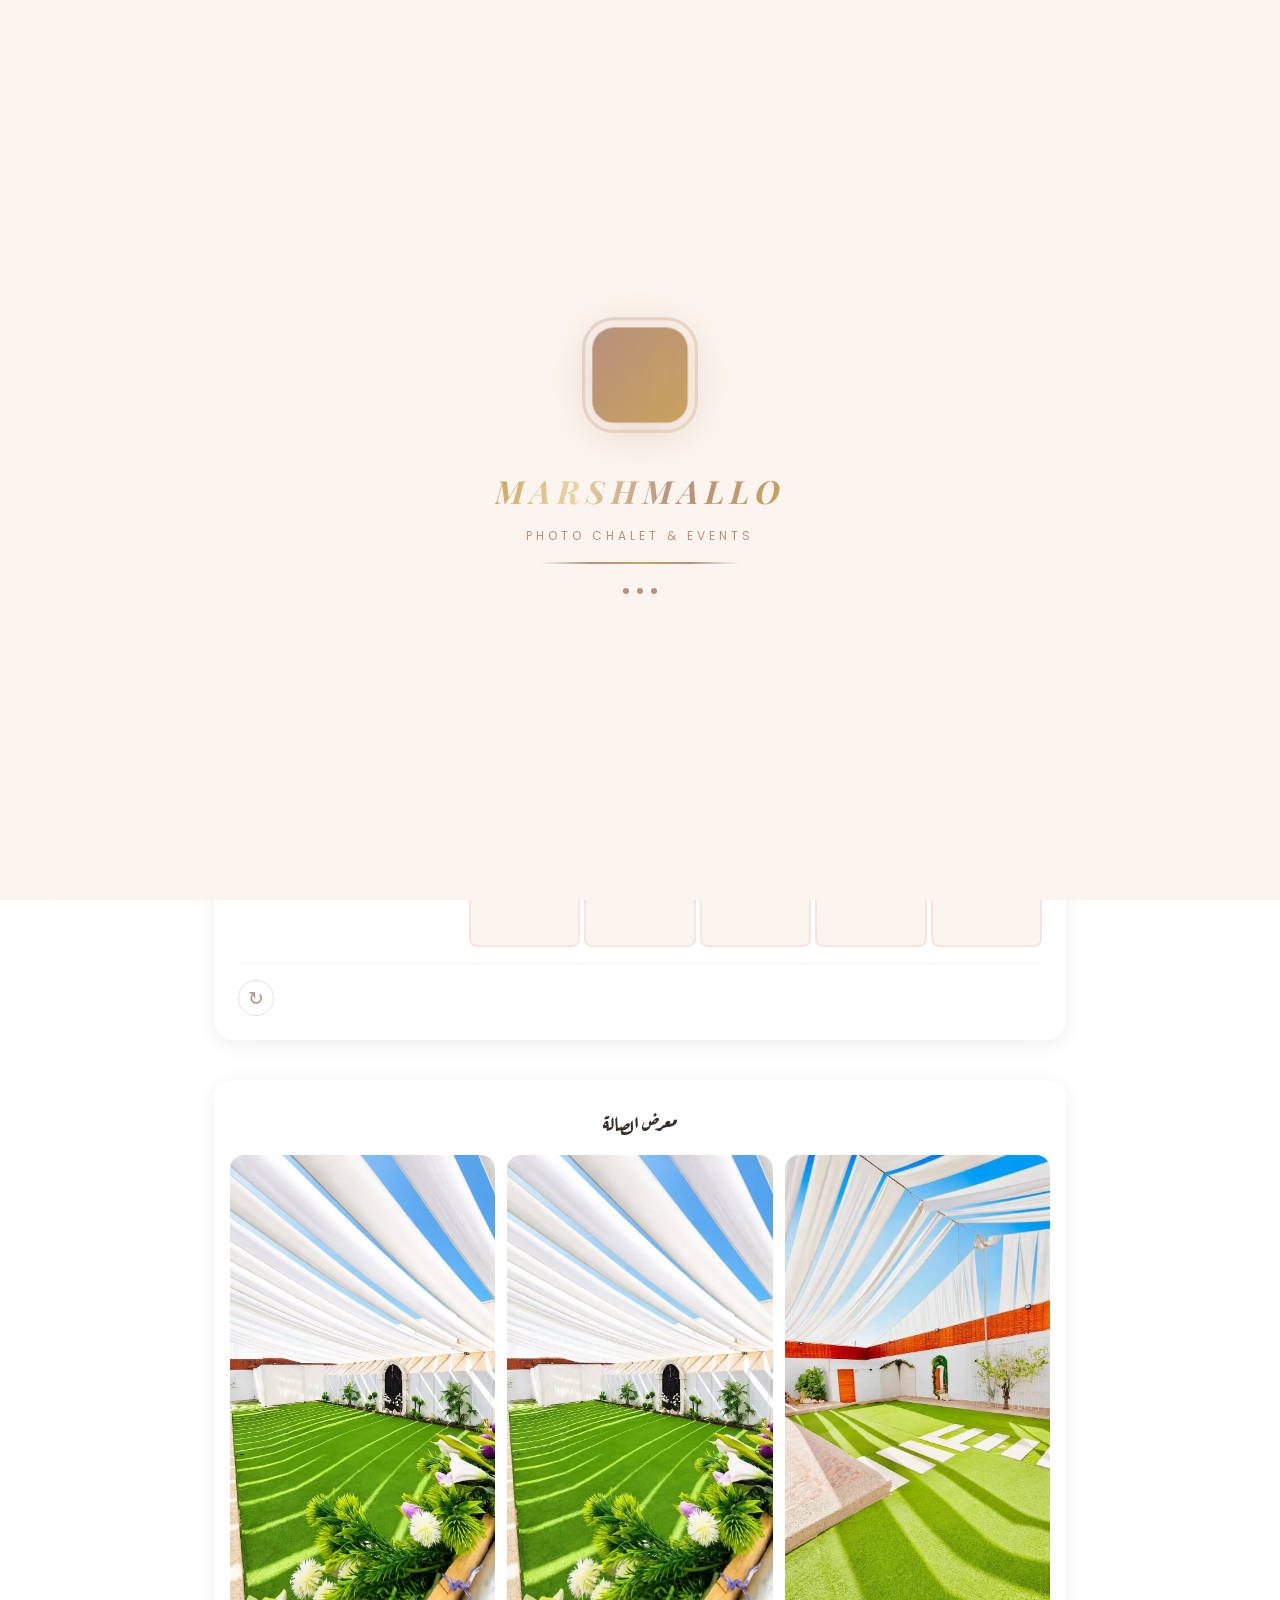
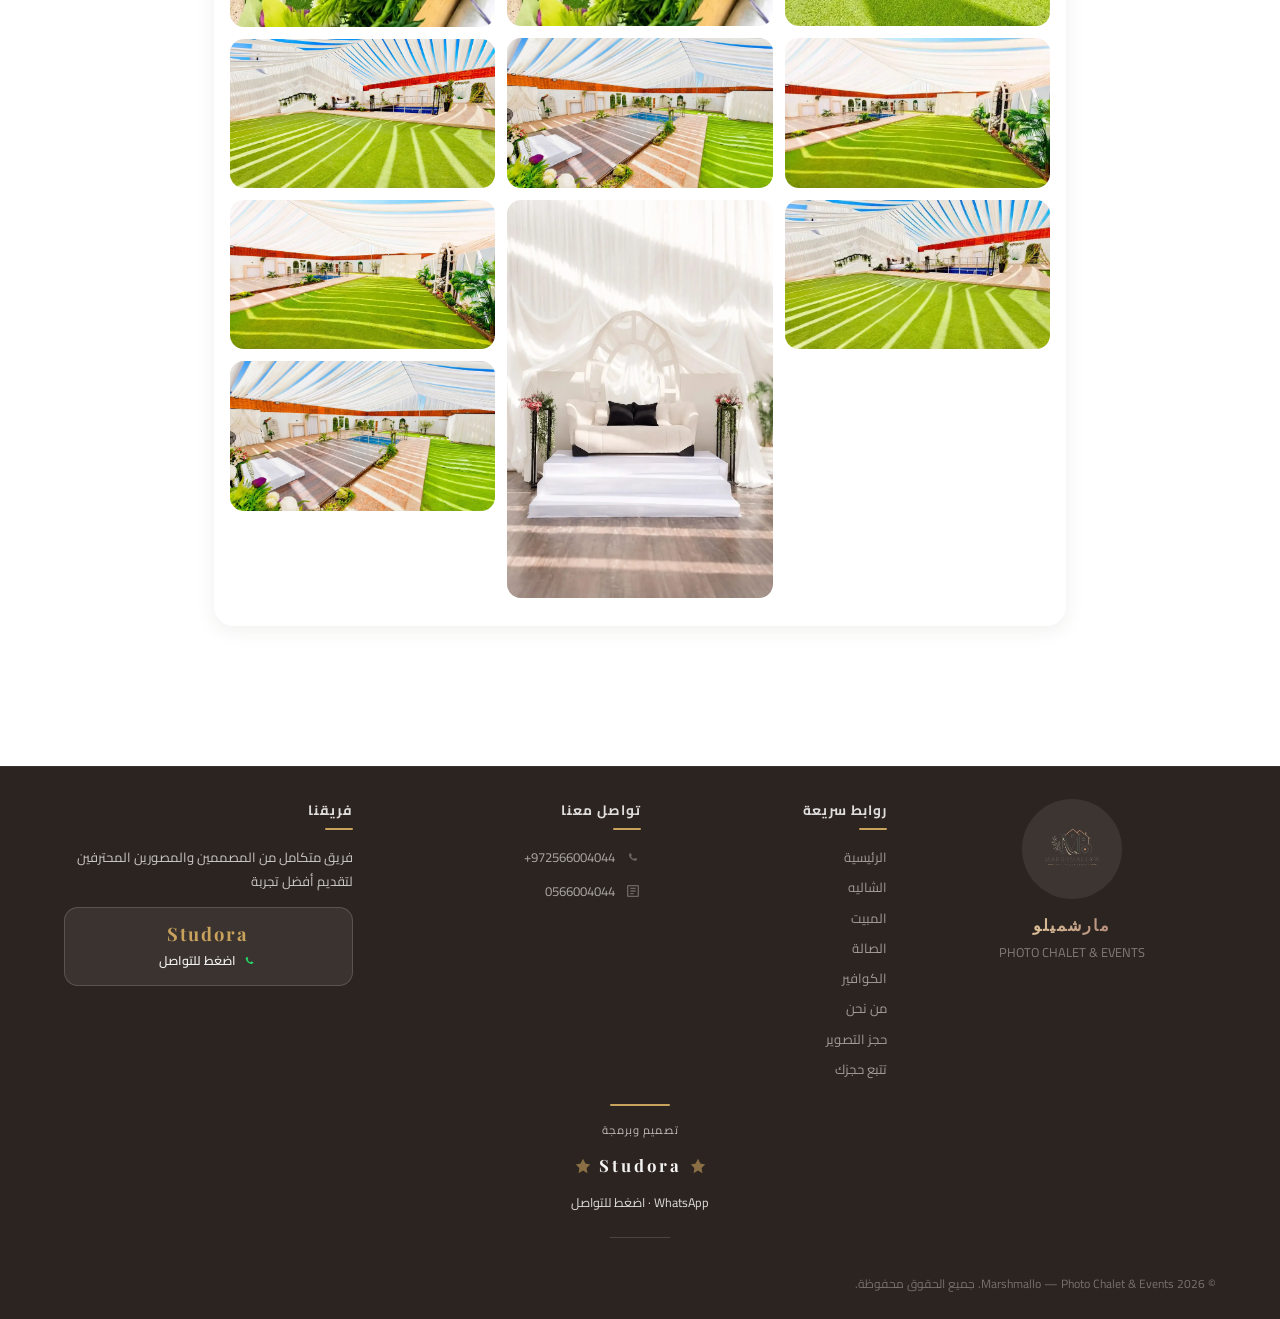
<file: hall.html>
<!DOCTYPE html>
<html lang="ar" dir="rtl">
<head>
  <meta charset="UTF-8">
  <meta name="viewport" content="width=device-width, initial-scale=1.0">
  <title data-t="hall_title">حجز الصالة — Marshmallo</title>
  <link rel="icon" type="image/png" href="images/favicon.png">
  <link rel="preconnect" href="https://fonts.googleapis.com">
  <link rel="preconnect" href="https://fonts.gstatic.com" crossorigin>
  <link href="https://fonts.googleapis.com/css2?family=Aref+Ruqaa:wght@400;700&family=Cairo:wght@300;400;500;600;700&family=Playfair+Display:ital,wght@0,400;0,600;0,700;1,400&family=Poppins:wght@300;400;500;600&display=swap" rel="stylesheet">
  <link rel="stylesheet" href="css/style.css">
  <style>
    body{background:none!important}
    .bg-fixed{position:fixed;inset:0;z-index:0;background:url('images/hallbackgroundmobile.webp') center center/cover no-repeat;pointer-events:none}
    .page-container{position:relative;z-index:1}
    .gallery-section{
      position:relative;
      border-radius:var(--radius-lg);
      padding:28px 16px;
      box-shadow:var(--shadow-md);
    }
    .bg-fixed::after{content:'';position:absolute;inset:0;background:linear-gradient(135deg,rgba(252,245,239,0.5),rgba(245,234,225,0.4))}
    @media(min-width:769px){
      .bg-fixed{background-image:url('images/sallahbeackgrounddesktop.webp')}
      .bg-fixed::after{background:linear-gradient(135deg,rgba(252,245,239,0.4),rgba(245,234,225,0.3))}
    }
  </style>
</head>
<body>
  <div class="bg-fixed"></div>
  <div class="splash-screen" id="splash">
    <div class="splash-logo-m" id="splashLogo"></div>
    <div class="splash-brand">MARSHMALLO</div>
    <div class="splash-sub">PHOTO CHALET & EVENTS</div>
    <div class="splash-line"></div>
    <div class="splash-dots">
      <div class="splash-dot"></div>
      <div class="splash-dot"></div>
      <div class="splash-dot"></div>
    </div>
  </div>

  <header class="site-header"></header>

  <main class="page-container">
    <div class="section-header">
      <h1 data-t="hall_title">حجز الصالة</h1>
      <div class="section-line"></div>
      <p data-t="hall_subtitle">اختر اليوم والوقت المناسب لك</p>
    </div>

    <div class="calendar-wrapper">
      <div id="hallCalendar"></div>
    </div>

    <!-- Gallery -->
    <div class="gallery-section">
      <h2 class="gallery-section-title" data-t="gallery_hall">معرض الصالة</h2>
      <div id="hallGallery"></div>
    </div>
  </main>

  <!-- Day Details Modal -->
  <div class="modal-overlay" id="dayModal">
    <div class="modal">
      <div class="modal-header">
        <h3 id="modalDate">تفاصيل اليوم</h3>
        <button class="modal-close" onclick="hideModal('dayModal')">&times;</button>
      </div>
      <div class="modal-body">
        <div id="hallAlert"></div>
        <div id="slotsContainer">
          <div class="loading-overlay">
            <div class="spinner"></div>
            <p class="loading-text" data-t="slots_loading">جاري تحميل المواعيد...</p>
          </div>
        </div>
        <div id="priceDisplay" class="hidden">
          <div class="price-display">
            <span class="price-label" data-t="price_label">السعر</span>
            <span><span class="price-value" id="priceValue">0</span> <span class="price-currency" data-t="price_sar">شيكل</span></span>
          </div>
        </div>
        <div id="bookingForm" class="hidden">
          <div style="width:60px;height:1px;background:var(--gold);margin:16px auto;"></div>
          <div class="form-group">
            <label class="form-label" data-t="modal_full_name">الاسم الكامل</label>
            <input type="text" class="form-input" id="customerName" data-t-ph="modal_full_name_ph" placeholder="أدخل اسمك الكامل">
          </div>
          <div class="form-group">
            <label class="form-label" data-t="modal_phone">رقم الهاتف / واتساب</label>
            <input type="tel" class="form-input" id="customerPhone" data-t-ph="modal_phone_ph" placeholder="05XXXXXXXX">
          </div>
          <div class="form-group">
            <label class="form-label" data-t="modal_guests">عدد الأشخاص</label>
            <input type="number" class="form-input" id="guestCount" min="1" max="200" value="1">
          </div>
          <div class="form-group">
            <label class="form-label" data-t="modal_notes">ملاحظات إضافية</label>
            <textarea class="form-input" id="bookingNotes" data-t-ph="modal_notes_ph" placeholder="أي طلبات خاصة..."></textarea>
          </div>
          <button class="btn btn-primary btn-block" id="submitBookingBtn" onclick="submitBooking()">
            <span data-t="modal_confirm">تأكيد الحجز</span>
          </button>
        </div>
      </div>
    </div>
  </div>

  <!-- Confirmation Modal -->
  <div class="modal-overlay" id="confirmModal">
    <div class="modal">
      <div class="modal-body">
        <div class="booking-confirmation">
          <div class="icon">✅</div>
          <h3 data-t="confirm_title">تم استلام طلب الحجز!</h3>
          <p id="confirmMsg" data-t="confirm_msg">تم إرسال طلبك بنجاح.</p>
          <a class="btn btn-success" id="confirmWhatsApp" href="#" target="_blank">
            <span data-t="confirm_wa">تأكيد عبر واتساب</span>
          </a>
          <br>
          <a class="btn btn-secondary mt-2" href="track.html" style="display:inline-block;text-decoration:none">
            <span data-t="confirm_track">تتبع حالة حجزك</span>
          </a>
          <button class="btn btn-secondary mt-2" onclick="hideModal('confirmModal')">
            <span data-t="confirm_close">إغلاق</span>
          </button>
        </div>
      </div>
    </div>
  </div>

  <a class="whatsapp-float" href="https://wa.me/972566004044" target="_blank" data-t-aria="home_contact_title">
    <svg viewBox="0 0 24 24"><path d="M17.472 14.382c-.297-.149-1.758-.867-2.03-.967-.273-.099-.471-.148-.67.15-.197.297-.767.966-.94 1.164-.173.199-.347.223-.644.075-.297-.15-1.255-.463-2.39-1.475-.883-.788-1.48-1.761-1.653-2.059-.173-.297-.018-.458.13-.606.134-.133.298-.347.446-.52.149-.174.198-.298.298-.497.099-.198.05-.371-.025-.52-.075-.149-.669-1.612-.916-2.207-.242-.579-.487-.5-.669-.51-.173-.008-.371-.01-.57-.01-.198 0-.52.074-.792.372-.272.297-1.04 1.016-1.04 2.479 0 1.462 1.065 2.875 1.213 3.074.149.198 2.096 3.2 5.077 4.487.709.306 1.262.489 1.694.625.712.227 1.36.195 1.871.118.571-.085 1.758-.719 2.006-1.413.248-.694.248-1.289.173-1.413-.074-.124-.272-.198-.57-.347m-5.421 7.403h-.004a9.87 9.87 0 01-5.031-1.378l-.361-.214-3.741.982.998-3.648-.235-.374a9.86 9.86 0 01-1.51-5.26c.001-5.45 4.436-9.884 9.888-9.884 2.64 0 5.122 1.03 6.988 2.898a9.825 9.825 0 012.893 6.994c-.003 5.45-4.437 9.884-9.885 9.884m8.413-18.297A11.815 11.815 0 0012.05 0C5.495 0 .16 5.335.157 11.892c0 2.096.547 4.142 1.588 5.945L.057 24l6.305-1.654a11.882 11.882 0 005.683 1.448h.005c6.554 0 11.89-5.335 11.893-11.893a11.821 11.821 0 00-3.48-8.413z"/></svg>
  </a>

  <footer class="site-footer"></footer>

  <script src="js/translations.js"></script>
  <script src="js/api.js"></script>
  <script src="js/auth.js"></script>
  <script src="js/main.js"></script>
  <script src="js/calendar.js"></script>
  <script src="js/galleryData.js"></script>
  <script src="js/gallery.js"></script>
  <script>
    initPage("hall");

    let selectedDate = null;
    let selectedSlot = null;
    let currentPrice = 0;

    let calendar = createCalendar({
      containerId: "hallCalendar",
      type: "hall",
      onDayClick: openDayModal
    });

    createGallery({ containerId: "hallGallery", category: "hall", columns: 3 });

    function formatDateDisplay(dateStr) {
      const parts = dateStr.split("-");
      return parts[2] + "/" + parts[1] + "/" + parts[0];
    }

    async function openDayModal(date) {
      selectedDate = date;
      selectedSlot = null;
      currentPrice = 0;
      document.getElementById("bookingForm").classList.add("hidden");
      document.getElementById("priceDisplay").classList.add("hidden");
      document.getElementById("modalDate").textContent = formatDateDisplay(date);
      document.getElementById("slotsContainer").innerHTML = '<div class="loading-overlay"><div class="spinner"></div><p class="loading-text" data-t="slots_loading">جاري تحميل المواعيد...</p></div>';
      showModal("dayModal");

      const dayOfWeek = new Date(date).getDay();
      const [priceRes, dayRes] = await Promise.allSettled([
        API.getPrice("hall", "hall", dayOfWeek),
        API.getDayDetails("hall", date)
      ]);

      if (priceRes.status === "fulfilled" && priceRes.value.success && priceRes.value.price) {
        currentPrice = parseFloat(priceRes.value.price);
        document.getElementById("priceValue").textContent = currentPrice;
        document.getElementById("priceDisplay").classList.remove("hidden");
      }

      if (dayRes.status === "fulfilled" && dayRes.value.success) {
        if (dayRes.value.closed) {
          document.getElementById("slotsContainer").innerHTML =
            '<div class="closed-day-msg">' + escapeHtml(dayRes.value.message || t("day_closed_msg")) + '</div>';
          return;
        }
        renderSlots(dayRes.value.bookedSlots || []);
      } else if (dayRes.status === "rejected") {
        document.getElementById("slotsContainer").innerHTML =
          `<div class="alert alert-error">${t("alert_server")}</div>`;
      } else {
        document.getElementById("slotsContainer").innerHTML =
          `<div class="alert alert-error">${t("alert_error")}</div>`;
      }
    }

    function renderSlots(bookedSlots) {
      const container = document.getElementById("slotsContainer");
      const bookedMap = {};
      bookedSlots.forEach(s => {
        if (typeof s === "object") bookedMap[s.hour] = s.status;
        else bookedMap[s] = "pending";
      });
      let html = '<div class="slots-container">';

      for (let h = 9; h < 24; h++) {
        const slot = `${String(h).padStart(2, "0")}:00`;
        const slotStatus = bookedMap[slot] || null;
        const isConfirmed = slotStatus === "confirmed";
        const period = h < 12 ? t("time_am") : t("time_pm");
        const h12 = h > 12 ? h - 12 : h;
        const slotClass = isConfirmed ? 'booked confirmed-slot' : 'available';
        html += `<div class="time-slot ${slotClass}" 
                      data-slot="${slot}" 
                      ${isConfirmed ? '' : `onclick="selectSlot(this, '${slot}')"`}>
                    ${h12}:00 ${period}
                  </div>`;
      }

      html += '</div>';
      container.innerHTML = html;
    }

    function selectSlot(el, slot) {
      document.querySelectorAll(".time-slot").forEach(s => s.classList.remove("selected"));
      el.classList.add("selected");
      selectedSlot = slot;
      document.getElementById("bookingForm").classList.remove("hidden");
    }

    async function submitBooking() {
      const name = document.getElementById("customerName").value.trim();
      const phone = document.getElementById("customerPhone").value.trim();
      const guests = document.getElementById("guestCount").value;
      const notes = document.getElementById("bookingNotes").value.trim();

      if (!name || !phone) { showAlert("hallAlert", "error", t("modal_error_fill")); return; }
      if (!selectedDate || !selectedSlot) { showAlert("hallAlert", "error", t("modal_error_select")); return; }

      const btn = document.getElementById("submitBookingBtn");
      btn.disabled = true;
      btn.querySelector("span").textContent = t("modal_sending");

      try {
        const result = await API.submitHallBooking({
          type: "hall", date: selectedDate, hour: selectedSlot,
          customerName: name, phone, guests, notes, price: currentPrice
        });

        if (result.success) {
          hideModal("dayModal");
          saveLastBookingPhone(phone);
          const dateDisplay = formatDateDisplay(selectedDate);
          const waMsg = Lang.isAr()
            ? `مرحبًا، أريد تأكيد حجز صالة:\nالتاريخ: ${dateDisplay}\nالوقت: ${selectedSlot}\nالسعر: ${currentPrice} ${t("price_sar")}\nالاسم: ${name}\nالهاتف: ${phone}\nعدد الأشخاص: ${guests}`
            : `Hello, I want to confirm a hall booking:\nDate: ${dateDisplay}\nTime: ${selectedSlot}\nPrice: ${currentPrice} SAR\nName: ${name}\nPhone: ${phone}\nGuests: ${guests}`;
          document.getElementById("confirmWhatsApp").href = getWhatsAppLink(waMsg);
          showModal("confirmModal");
          calendar.refresh();
        } else {
          showAlert("hallAlert", "error", result.message || t("alert_error"));
        }
      } catch (err) {
        showAlert("hallAlert", "error", t("modal_error_server"));
      }

      btn.disabled = false;
      btn.querySelector("span").textContent = t("modal_confirm");
    }
  </script>
</body>
</html>
</file>
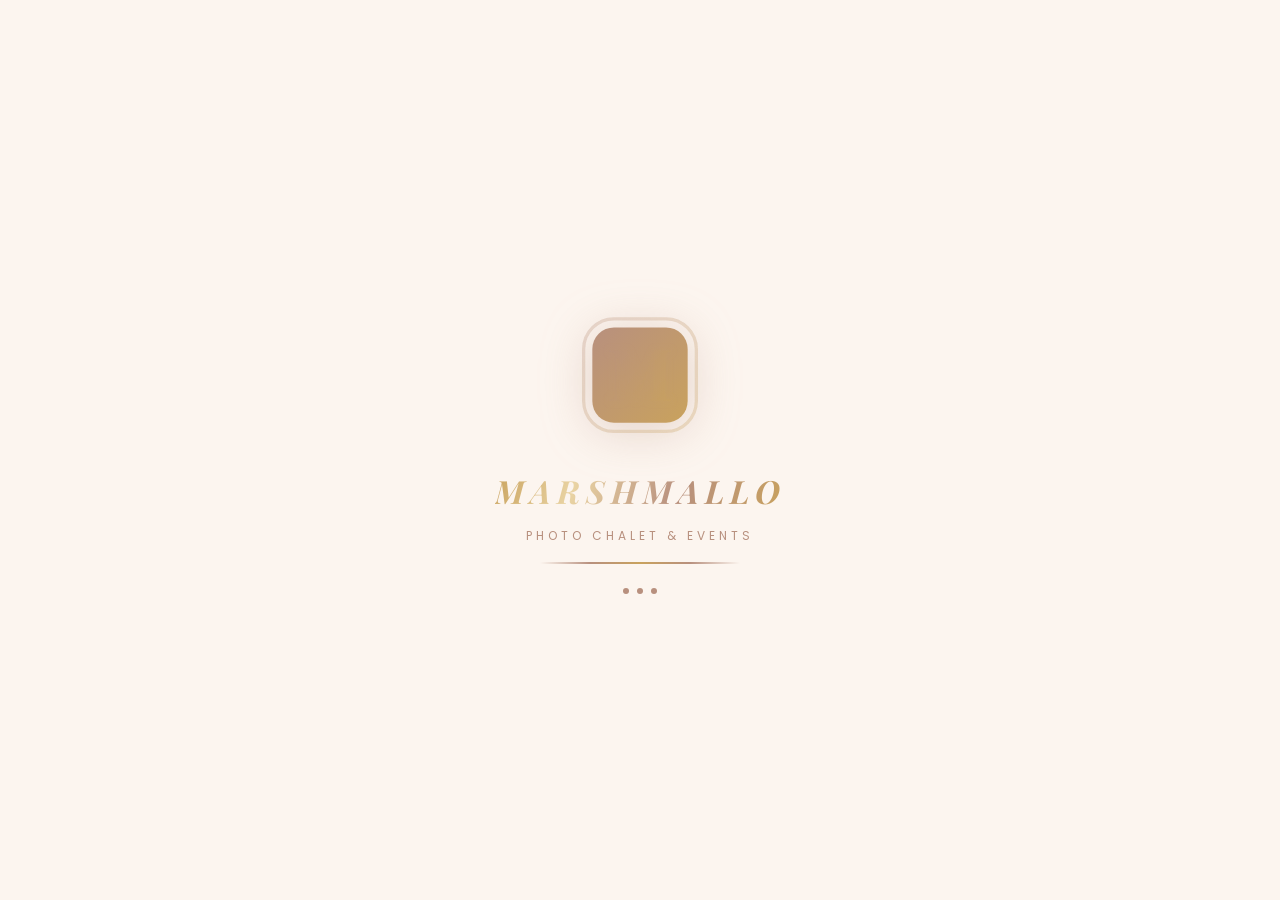
<file: login.html>
<!DOCTYPE html>
<html lang="ar" dir="rtl">
<head>
  <meta charset="UTF-8">
  <meta name="viewport" content="width=device-width, initial-scale=1.0">
  <title data-t="login_title">تسجيل الدخول — Marshmallo</title>
  <link rel="icon" type="image/png" href="images/favicon.png">
  <link rel="preconnect" href="https://fonts.googleapis.com">
  <link rel="preconnect" href="https://fonts.gstatic.com" crossorigin>
  <link href="https://fonts.googleapis.com/css2?family=Aref+Ruqaa:wght@400;700&family=Cairo:wght@300;400;500;600;700&family=Playfair+Display:ital,wght@0,400;0,600;0,700;1,400&family=Poppins:wght@300;400;500;600&display=swap" rel="stylesheet">
  <link rel="stylesheet" href="css/style.css">
</head>
<body>
  <div class="splash-screen" id="splash">
    <div class="splash-logo-m" id="splashLogo"></div>
    <div class="splash-brand">MARSHMALLO</div>
    <div class="splash-sub">PHOTO CHALET & EVENTS</div>
    <div class="splash-line"></div>
    <div class="splash-dots">
      <div class="splash-dot"></div>
      <div class="splash-dot"></div>
      <div class="splash-dot"></div>
    </div>
  </div>
  <div class="login-page">
    <div class="login-card">
      <div class="m-logo" style="width:72px;height:72px;margin:0 auto 12px;" id="loginLogo"></div>
      <h2 class="login-title english-heading" data-t="brand_name">MARSHMALLO</h2>
      <p class="login-subtitle" data-t="login_subtitle"> PHOTO CHALET & EVENTS</p>

      <div id="loginAlert"></div>

      <form id="loginForm" onsubmit="handleLogin(event)">
        <div class="form-group">
          <label class="form-label" data-t="login_username">اسم المستخدم</label>
          <input type="text" class="form-input" id="username" data-t-ph="login_username_ph" placeholder="أدخل اسم المستخدم" required autocomplete="username">
        </div>
        <div class="form-group">
          <label class="form-label" data-t="login_password">كلمة المرور</label>
          <input type="password" class="form-input" id="password" data-t-ph="login_password_ph" placeholder="أدخل كلمة المرور" required autocomplete="current-password">
        </div>
        <button type="submit" class="btn btn-primary btn-block btn-lg" id="loginBtn">
          <span data-t="login_btn">تسجيل الدخول</span>
        </button>
      </form>

      <div class="mt-3">
        <a href="index.html" class="btn btn-ghost" style="font-size:0.85rem;">
          <span data-t="login_back">العودة للرئيسية</span>
        </a>
      </div>

      <div class="mt-2 text-center">
        <button class="lang-toggle" onclick="Lang.toggle(); location.reload();">
          <span data-t-lang>EN</span>
        </button>
      </div>
    </div>
  </div>

  <script src="js/translations.js"></script>
  <script src="js/api.js"></script>
  <script src="js/auth.js"></script>
  <script src="js/main.js"></script>
  <script>
    Lang.init();

    // Splash screen
    var splashLogo = document.getElementById("splashLogo");
    if (splashLogo) splashLogo.innerHTML = getSplashLogoSVG();
    var loginLogo = document.getElementById("loginLogo");
    if (loginLogo) loginLogo.innerHTML = getMLogoSVG();
    var splash = document.getElementById("splash");
    if (splash) {
      setTimeout(function() {
        splash.classList.add("hide");
        setTimeout(function() { splash.remove(); }, 700);
      }, 2400);
    }

    if (Auth.isLoggedIn()) {
      if (Auth.isAdmin()) {
        window.location.href = "admin.html";
      } else if (Auth.isPhotographer()) {
        window.location.href = "photography.html";
      }
    }

    document.querySelector("[data-t-lang]").textContent = Lang.isAr() ? "EN" : "عربي";

    async function handleLogin(e) {
      e.preventDefault();
      const username = document.getElementById("username").value.trim();
      const password = document.getElementById("password").value;

      if (!username || !password) {
        showAlert("loginAlert", "error", t("login_error_empty"));
        return;
      }

      const btn = document.getElementById("loginBtn");
      btn.disabled = true;
      btn.querySelector("span").textContent = t("login_btn_loading");

      try {
        const result = await Auth.login(username, password);
        if (result.success) {
          if (result.role === "admin") {
            window.location.href = "admin.html";
          } else if (result.role === "photographer") {
            window.location.href = "photography.html";
          } else {
            showAlert("loginAlert", "error", t("alert_error"));
          }
        } else {
          showAlert("loginAlert", "error", result.message || t("login_error"));
        }
      } catch (err) {
        showAlert("loginAlert", "error", t("login_error_server"));
      }

      btn.disabled = false;
      btn.querySelector("span").textContent = t("login_btn");
    }
  </script>
</body>
</html>
</file>
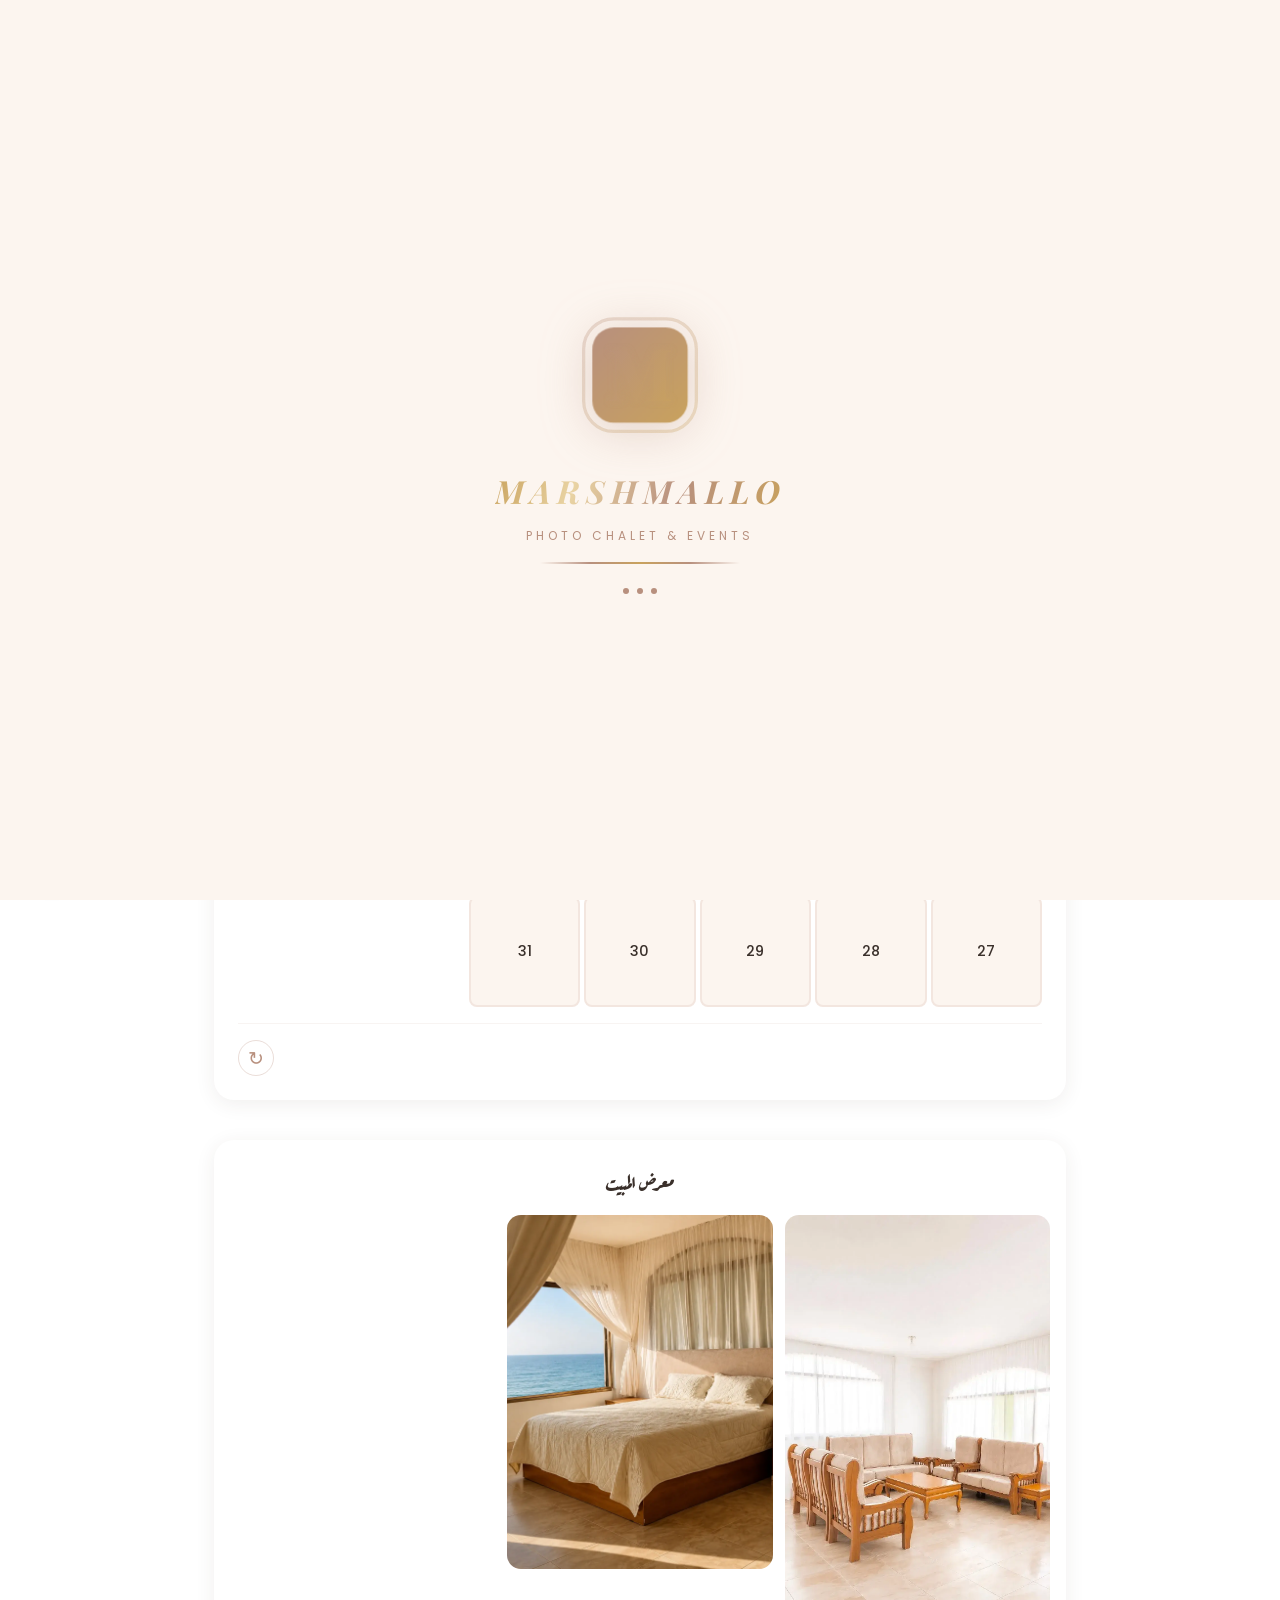
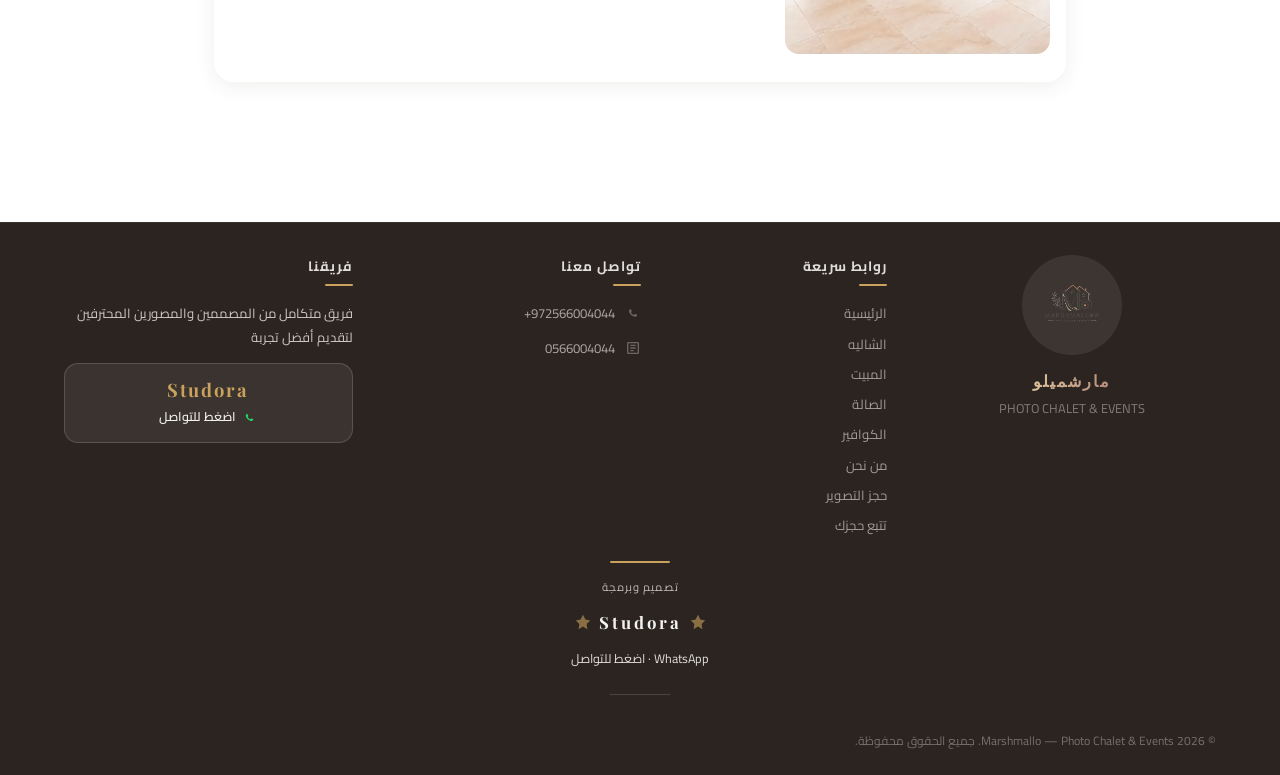
<file: mabath.html>
<!DOCTYPE html>
<html lang="ar" dir="rtl">
<head>
  <meta charset="UTF-8">
  <meta name="viewport" content="width=device-width, initial-scale=1.0">
  <title data-t="sleep_title">المبيت — Marshmallo</title>
  <link rel="icon" type="image/png" href="images/favicon.png">
  <link rel="preconnect" href="https://fonts.googleapis.com">
  <link rel="preconnect" href="https://fonts.gstatic.com" crossorigin>
  <link href="https://fonts.googleapis.com/css2?family=Aref+Ruqaa:wght@400;700&family=Cairo:wght@300;400;500;600;700&family=Playfair+Display:ital,wght@0,400;0,600;0,700;1,400&family=Poppins:wght@300;400;500;600&display=swap" rel="stylesheet">
  <link rel="stylesheet" href="css/style.css">
  <style>
    body{background:none!important}
    .bg-fixed{position:fixed;inset:0;z-index:0;background:url('images/mabith/backgroundmabithdesktop.webp') center center/cover no-repeat;pointer-events:none}
    .bg-fixed::after{content:'';position:absolute;inset:0;background:rgba(255,255,255,0.45)}
    .page-container{position:relative;z-index:1}
    .gallery-section{
      position:relative;
      border-radius:var(--radius-lg);
      padding:28px 16px;
      box-shadow:var(--shadow-md);
    }
    @media(max-width:768px){
      .bg-fixed{background-image:url('images/mabith/backgroundoflandingpageformobile.webp')}
    }
    .section-header{border:none;padding:40px 0 20px}
  </style>
</head>
<body>
  <div class="bg-fixed"></div>
  <div class="splash-screen" id="splash">
    <div class="splash-logo-m" id="splashLogo"></div>
    <div class="splash-brand">MARSHMALLO</div>
    <div class="splash-sub">PHOTO CHALET & EVENTS</div>
    <div class="splash-line"></div>
    <div class="splash-dots">
      <div class="splash-dot"></div>
      <div class="splash-dot"></div>
      <div class="splash-dot"></div>
    </div>
  </div>

  <header class="site-header"></header>

  <main class="page-container">
    <div class="section-header">
      <h1 data-t="sleep_title">المبيت</h1>
      <div class="section-line"></div>
      <p data-t="sleep_subtitle">اختر الليلة المناسبة لك</p>
    </div>

    <div class="calendar-wrapper">
      <div id="mabathCalendar"></div>
    </div>

    <!-- Gallery -->
    <div class="gallery-section">
      <h2 class="gallery-section-title">معرض المبيت</h2>
      <div id="mabathGallery"></div>
    </div>
  </main>

  <!-- Day Details Modal -->
  <div class="modal-overlay" id="dayModal">
    <div class="modal">
      <div class="modal-header">
        <h3 id="modalDate">تفاصيل اليوم</h3>
        <button class="modal-close" onclick="hideModal('dayModal')">&times;</button>
      </div>
      <div class="modal-body">
        <div id="mabathAlert"></div>
        <div id="slotsContainer">
          <div class="loading-overlay">
            <div class="spinner"></div>
            <p class="loading-text" data-t="slots_loading">جاري تحميل المواعيد...</p>
          </div>
        </div>
        <div id="priceDisplay" class="hidden">
          <div class="price-display">
            <span class="price-label" data-t="price_label">السعر</span>
            <span><span class="price-value" id="priceValue">0</span> <span class="price-currency" data-t="price_sar">ريال</span></span>
          </div>
        </div>
        <div id="bookingForm" class="hidden">
          <div style="width:60px;height:1px;background:var(--gold);margin:16px auto;"></div>
          <div class="form-group">
            <label class="form-label">الفترة</label>
            <select class="form-input" id="periodSelect" onchange="onPeriodChange()">
              <option value="day"></option>
              <option value="night"></option>
            </select>
          </div>
          <div class="form-group">
            <label class="form-label" data-t="modal_full_name">الاسم الكامل</label>
            <input type="text" class="form-input" id="customerName" data-t-ph="modal_full_name_ph" placeholder="أدخل اسمك الكامل">
          </div>
          <div class="form-group">
            <label class="form-label" data-t="modal_phone">رقم الهاتف / واتساب</label>
            <input type="tel" class="form-input" id="customerPhone" data-t-ph="modal_phone_ph" placeholder="05XXXXXXXX">
          </div>
          <div class="form-group">
            <label class="form-label" data-t="modal_guests">عدد الأشخاص</label>
            <input type="number" class="form-input" id="guestCount" min="1" max="50" value="1">
          </div>
          <div class="form-group">
            <label class="form-label" data-t="modal_notes">ملاحظات إضافية</label>
            <textarea class="form-input" id="bookingNotes" data-t-ph="modal_notes_ph" placeholder="أي طلبات خاصة..."></textarea>
          </div>
          <button class="btn btn-primary btn-block" id="submitBookingBtn" onclick="submitBooking()">
            <span data-t="modal_confirm">تأكيد الحجز</span>
          </button>
        </div>
      </div>
    </div>
  </div>

  <!-- Confirmation Modal -->
  <div class="modal-overlay" id="confirmModal">
    <div class="modal">
      <div class="modal-body">
        <div class="booking-confirmation">
          <div class="icon">✅</div>
          <h3 data-t="confirm_title">تم استلام طلب الحجز!</h3>
          <p id="confirmMsg" data-t="confirm_msg">تم إرسال طلبك بنجاح.</p>
          <a class="btn btn-success" id="confirmWhatsApp" href="#" target="_blank">
            <span data-t="confirm_wa">تأكيد عبر واتساب</span>
          </a>
          <br>
          <a class="btn btn-secondary mt-2" href="track.html" style="display:inline-block;text-decoration:none">
            <span data-t="confirm_track">تتبع حالة حجزك</span>
          </a>
          <button class="btn btn-secondary mt-2" onclick="hideModal('confirmModal')">
            <span data-t="confirm_close">إغلاق</span>
          </button>
        </div>
      </div>
    </div>
  </div>

  <a class="whatsapp-float" href="https://wa.me/972566004044" target="_blank" data-t-aria="home_contact_title">
    <svg viewBox="0 0 24 24"><path d="M17.472 14.382c-.297-.149-1.758-.867-2.03-.967-.273-.099-.471-.148-.67.15-.197.297-.767.966-.94 1.164-.173.199-.347.223-.644.075-.297-.15-1.255-.463-2.39-1.475-.883-.788-1.48-1.761-1.653-2.059-.173-.297-.018-.458.13-.606.134-.133.298-.347.446-.52.149-.174.198-.298.298-.497.099-.198.05-.371-.025-.52-.075-.149-.669-1.612-.916-2.207-.242-.579-.487-.5-.669-.51-.173-.008-.371-.01-.57-.01-.198 0-.52.074-.792.372-.272.297-1.04 1.016-1.04 2.479 0 1.462 1.065 2.875 1.213 3.074.149.198 2.096 3.2 5.077 4.487.709.306 1.262.489 1.694.625.712.227 1.36.195 1.871.118.571-.085 1.758-.719 2.006-1.413.248-.694.248-1.289.173-1.413-.074-.124-.272-.198-.57-.347m-5.421 7.403h-.004a9.87 9.87 0 01-5.031-1.378l-.361-.214-3.741.982.998-3.648-.235-.374a9.86 9.86 0 01-1.51-5.26c.001-5.45 4.436-9.884 9.888-9.884 2.64 0 5.122 1.03 6.988 2.898a9.825 9.825 0 012.893 6.994c-.003 5.45-4.437 9.884-9.885 9.884m8.413-18.297A11.815 11.815 0 0012.05 0C5.495 0 .16 5.335.157 11.892c0 2.096.547 4.142 1.588 5.945L.057 24l6.305-1.654a11.882 11.882 0 005.683 1.448h.005c6.554 0 11.89-5.335 11.893-11.893a11.821 11.821 0 00-3.48-8.413z"/></svg>
  </a>

  <footer class="site-footer"></footer>

  <script src="js/translations.js"></script>
  <script src="js/api.js"></script>
  <script src="js/auth.js"></script>
  <script src="js/main.js"></script>
  <script src="js/calendar.js"></script>
  <script src="js/galleryData.js"></script>
  <script src="js/gallery.js"></script>
  <script>
    initPage("mabath");

    let selectedDate = null;
    let selectedSlot = null;
    let currentPrice = 0;

    let calendar = createCalendar({
      containerId: "mabathCalendar",
      type: "mabath",
      onDayClick: openDayModal
    });

    createGallery({ containerId: "mabathGallery", category: "mabath", columns: 3 });

    function formatDateDisplay(dateStr) {
      const parts = dateStr.split("-");
      return parts[2] + "/" + parts[1] + "/" + parts[0];
    }

    async function openDayModal(date) {
      selectedDate = date;
      selectedSlot = null;
      currentPrice = 0;
      document.getElementById("bookingForm").classList.add("hidden");
      document.getElementById("priceDisplay").classList.add("hidden");
      document.getElementById("modalDate").textContent = formatDateDisplay(date);
      document.getElementById("slotsContainer").innerHTML = '<div class="loading-overlay"><div class="spinner"></div><p class="loading-text" data-t="slots_loading">جاري تحميل المواعيد...</p></div>';
      showModal("dayModal");

      try {
        const result = await API.getDayDetails("mabath", date);
        if (result.success) {
          if (result.closed) {
            document.getElementById("slotsContainer").innerHTML =
              '<div class="closed-day-msg">' + escapeHtml(result.message || t("day_closed_msg")) + '</div>';
            return;
          }
          renderSlots(result.bookedSlots || []);
        } else {
          document.getElementById("slotsContainer").innerHTML =
            `<div class="alert alert-error">${t("alert_error")}</div>`;
        }
      } catch (err) {
        document.getElementById("slotsContainer").innerHTML =
          `<div class="alert alert-error">${t("alert_server")}</div>`;
      }
    }

    const SLOTS = ["day", "night"];

    function slotTimeLabel(slot) {
      if (Lang.isAr()) {
        return slot === "day"
          ? " (6 صباحًا - 6 مساءً)"
          : " (6 مساءً - 6 صباحًا)";
      }
      return slot === "day" ? " (6 AM - 6 PM)" : " (6 PM - 6 AM)";
    }

    function renderSlots(bookedSlots) {
      const container = document.getElementById("slotsContainer");
      const bookedMap = {};
      bookedSlots.forEach(s => {
        if (typeof s === "object") bookedMap[s.hour] = s.status;
        else bookedMap[s] = "pending";
      });

      let html = '<div class="slots-container" style="grid-template-columns:1fr 1fr">';
      SLOTS.forEach(slot => {
        const isConfirmed = bookedMap[slot] === "confirmed";
        const slotClass = isConfirmed ? 'booked confirmed-slot' : 'available';
        html += `<div class="time-slot ${slotClass}">${t("slot_" + slot)}${slotTimeLabel(slot)}</div>`;
      });
      html += '</div>';
      container.innerHTML = html;

      const select = document.getElementById("periodSelect");
      select.innerHTML = "";
      SLOTS.forEach(slot => {
        const opt = document.createElement("option");
        opt.value = slot;
        opt.textContent = t("slot_" + slot) + slotTimeLabel(slot);
        opt.disabled = bookedMap[slot] === "confirmed";
        select.appendChild(opt);
      });

      const available = SLOTS.filter(slot => bookedMap[slot] !== "confirmed");
      if (available.length === 0) {
        container.innerHTML = '<div class="closed-day-msg">' + t("day_fully_booked") + '</div>';
        return;
      }

      selectedSlot = available[0];
      select.value = selectedSlot;
      document.getElementById("bookingForm").classList.remove("hidden");
      updatePriceForSlot(selectedSlot);
    }

    function onPeriodChange() {
      selectedSlot = document.getElementById("periodSelect").value;
      updatePriceForSlot(selectedSlot);
    }

    function updatePriceForSlot(slot) {
      const dayOfWeek = new Date(selectedDate).getDay();
      API.getPrice("mabath", slot, dayOfWeek).then(priceResult => {
        if (priceResult.success && priceResult.price) {
          currentPrice = parseFloat(priceResult.price);
        } else {
          currentPrice = 0;
        }
        document.getElementById("priceValue").textContent = currentPrice;
        document.getElementById("priceDisplay").classList.remove("hidden");
      }).catch(() => {
        currentPrice = 0;
        document.getElementById("priceValue").textContent = "0";
        document.getElementById("priceDisplay").classList.remove("hidden");
      });
    }

    async function submitBooking() {
      const name = document.getElementById("customerName").value.trim();
      const phone = document.getElementById("customerPhone").value.trim();
      const guests = document.getElementById("guestCount").value;
      const notes = document.getElementById("bookingNotes").value.trim();

      if (!name || !phone) { showAlert("mabathAlert", "error", t("modal_error_fill")); return; }
      if (!selectedDate || !selectedSlot) { showAlert("mabathAlert", "error", t("modal_error_select")); return; }

      const btn = document.getElementById("submitBookingBtn");
      btn.disabled = true;
      btn.querySelector("span").textContent = t("modal_sending");

      try {
        const result = await API.submitMabathBooking({
          type: "overnight", date: selectedDate, hour: selectedSlot,
          customerName: name, phone, guests, notes, price: currentPrice
        });

        if (result.success) {
          hideModal("dayModal");
          saveLastBookingPhone(phone);
          const slotLabel = t("slot_" + selectedSlot);
          const dateDisplay = formatDateDisplay(selectedDate);
          const waMsg = Lang.isAr()
            ? `مرحبًا، أريد تأكيد حجز مبيت:\nالتاريخ: ${dateDisplay}\nالوقت: ${slotLabel}\nالسعر: ${currentPrice} ${t("price_sar")}\nالاسم: ${name}\nالهاتف: ${phone}\nعدد الأشخاص: ${guests}`
            : `Hello, I want to confirm an overnight stay:\nDate: ${dateDisplay}\nSlot: ${slotLabel}\nPrice: ${currentPrice} SAR\nName: ${name}\nPhone: ${phone}\nGuests: ${guests}`;
          document.getElementById("confirmWhatsApp").href = getWhatsAppLink(waMsg);
          showModal("confirmModal");
          calendar.refresh();
        } else {
          showAlert("mabathAlert", "error", result.message || t("alert_error"));
        }
      } catch (err) {
        showAlert("mabathAlert", "error", t("modal_error_server"));
      }

      btn.disabled = false;
      btn.querySelector("span").textContent = t("modal_confirm");
    }
  </script>
</body>
</html>
</file>
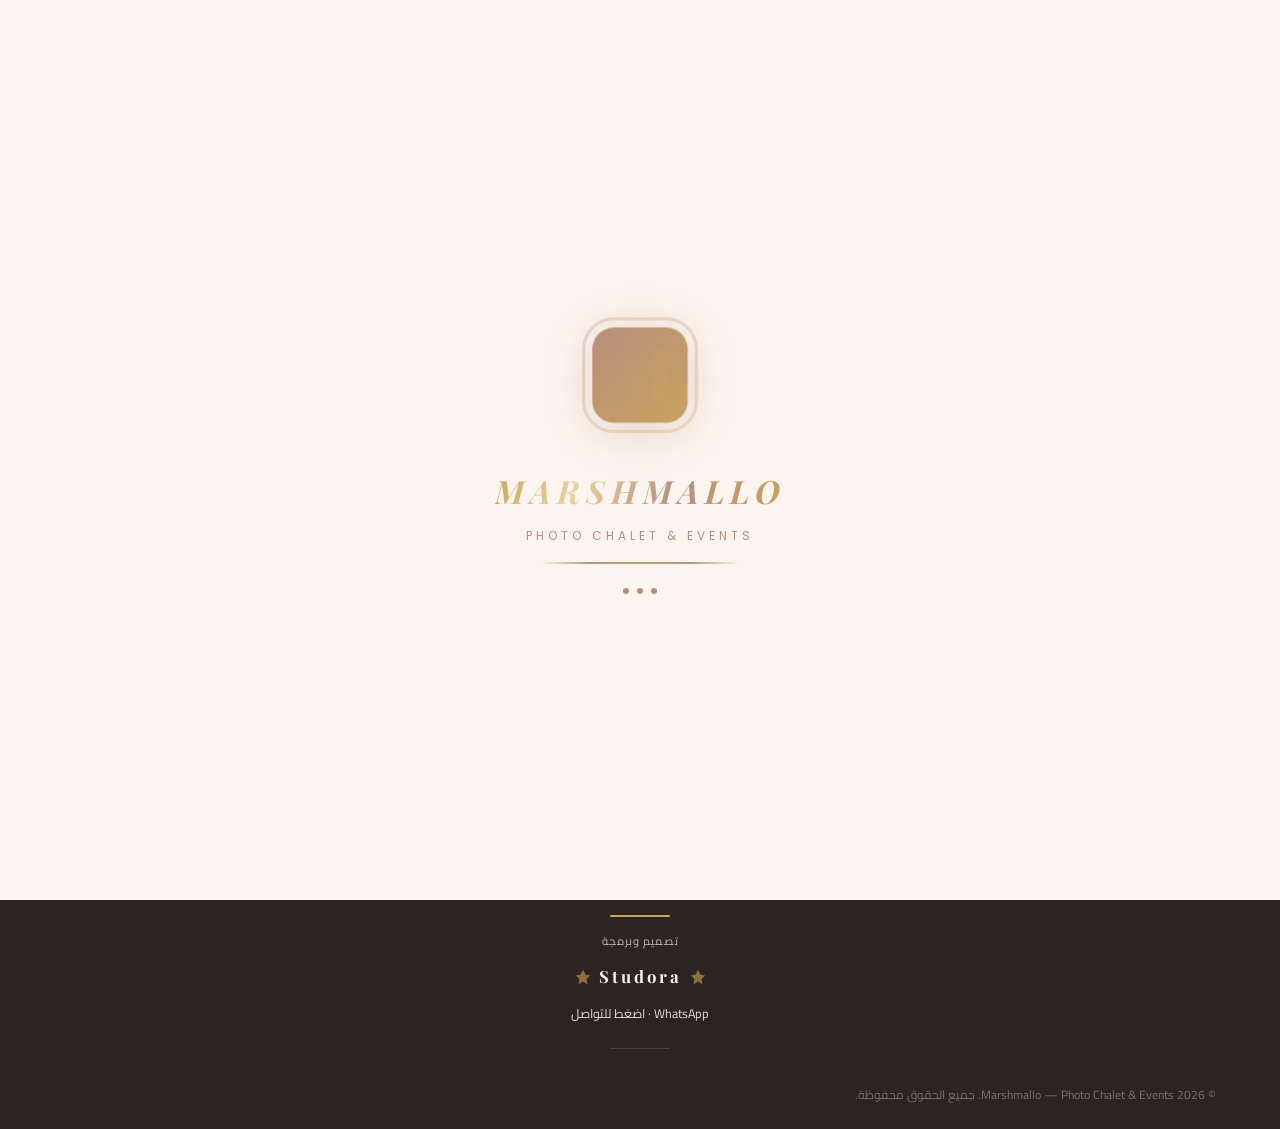
<file: photography.html>
<!DOCTYPE html>
<html lang="ar" dir="rtl">
<head>
  <meta charset="UTF-8">
  <meta name="viewport" content="width=device-width, initial-scale=1.0">
  <title data-t="photo_title">حجز جلسة تصوير — Marshmallo</title>
  <link rel="icon" type="image/png" href="images/favicon.png">
  <link rel="preconnect" href="https://fonts.googleapis.com">
  <link rel="preconnect" href="https://fonts.gstatic.com" crossorigin>
  <link href="https://fonts.googleapis.com/css2?family=Aref+Ruqaa:wght@400;700&family=Cairo:wght@300;400;500;600;700&family=Playfair+Display:ital,wght@0,400;0,600;0,700;1,400&family=Poppins:wght@300;400;500;600&display=swap" rel="stylesheet">
  <link rel="stylesheet" href="css/style.css">
  <style>
    body{background:none!important}
    .bg-fixed{position:fixed;inset:0;z-index:0;background:url('images/galleryinphotobooking.webp') center center/cover no-repeat;pointer-events:none}
    .page-container{position:relative;z-index:1}
    .gallery-section{
      position:relative;
      border-radius:var(--radius-lg);
      padding:28px 16px;
      box-shadow:var(--shadow-md);
    }
    .bg-fixed::after{content:'';position:absolute;inset:0;background:rgba(255,255,255,0.5)}
    @media(min-width:769px){
      .bg-fixed{background-image:url('images/photography-bg-desktop.webp')}
    }

    .role-selector{position:fixed;inset:0;z-index:99998;display:flex;align-items:center;justify-content:center;padding:24px}
    .role-selector .bg-fixed-overlay{position:absolute;inset:0;background:rgba(252,245,239,0.95);z-index:1}
    .role-selector-inner{position:relative;z-index:2;text-align:center;max-width:520px;width:100%}
    .role-selector-inner h1{font-family:var(--font-english-heading);font-size:2rem;margin-bottom:6px;letter-spacing:3px;font-style:italic;background-image:linear-gradient(120deg,transparent 0%,rgba(255,255,255,0.9) 50%,transparent 100%),var(--gold-gradient);background-size:220% 100%,100% 100%;background-position:-220% 0,0 0;background-repeat:no-repeat;-webkit-background-clip:text;background-clip:text;-webkit-text-fill-color:transparent;color:transparent;animation:brandShimmer 4.5s ease-in-out infinite}
    .role-selector-inner .sub{font-size:0.85rem;color:var(--rose-mauve);margin-bottom:32px}
    .role-cards{display:grid;grid-template-columns:1fr 1fr;gap:16px}
    .role-card{background:var(--white);border-radius:var(--radius-xl);box-shadow:var(--shadow-md);padding:40px 24px;cursor:pointer;transition:all var(--transition);border:2px solid transparent;text-align:center}
    .role-card:hover{transform:translateY(-4px);box-shadow:var(--shadow-hover);border-color:var(--rose-mauve)}
    .role-card .icon{font-size:2.8rem;margin-bottom:12px}
    .role-card h3{font-size:1.1rem;margin-bottom:6px}
    .role-card p{font-size:0.82rem;color:var(--charcoal);opacity:0.6;line-height:1.6}
    .photographer-badge{display:inline-flex;align-items:center;gap:6px;padding:6px 16px;background:var(--rose-mauve);color:var(--white);border-radius:20px;font-size:0.78rem;font-weight:600;margin-top:24px;cursor:pointer;transition:all var(--transition)}
    .photographer-badge:hover{background:var(--rose-mauve-dark)}
    .photog-options{display:grid;grid-template-columns:1fr 1fr;gap:10px}
    .photog-option{position:relative;cursor:pointer}
    .photog-option input{position:absolute;opacity:0;pointer-events:none}
    .photog-option .opt-card{display:block;border:2px solid rgba(184,144,126,0.25);border-radius:var(--radius-md);padding:12px 14px;text-align:center;transition:all var(--transition);background:var(--white)}
    .photog-option input:checked + .opt-card{border-color:var(--rose-mauve);background:var(--warm-white);box-shadow:var(--shadow-sm)}
    .photog-option:hover .opt-card{border-color:var(--rose-mauve)}
    .photog-option .opt-emoji{font-size:1.4rem;display:block;margin-bottom:4px}
    .photog-option .opt-title{font-size:0.85rem;font-weight:700;color:var(--charcoal)}
    @media(max-width:600px){.photog-options{grid-template-columns:1fr}}
    @media(max-width:600px){.role-cards{grid-template-columns:1fr}.role-selector-inner h1{font-size:1.5rem}}
  </style>
</head>
<body>
  <div class="bg-fixed"></div>
  <div class="splash-screen" id="splash">
    <div class="splash-logo-m" id="splashLogo"></div>
    <div class="splash-brand">MARSHMALLO</div>
    <div class="splash-sub">PHOTO CHALET & EVENTS</div>
    <div class="splash-line"></div>
    <div class="splash-dots">
      <div class="splash-dot"></div>
      <div class="splash-dot"></div>
      <div class="splash-dot"></div>
    </div>
  </div>

  <header class="site-header"></header>

  <!-- Role Selector Overlay -->
  <div class="role-selector" id="roleSelector">
    <div class="bg-fixed-overlay"></div>
    <div class="role-selector-inner">
      <h1>MARSHMALLO</h1>
      <div class="sub">PHOTO CHALET & EVENTS</div>
      <div class="role-cards">
        <div class="role-card" onclick="enterAsGuest()">
          <div class="icon">📸</div>
          <h3 data-t="photo_guest_title">حجز جلسة تصوير</h3>
          <p data-t="photo_guest_desc">تصفح المواعيد المتاحة واحجز جلستك بدون تسجيل دخول</p>
        </div>
        <div class="role-card" onclick="showPhotographerLogin()">
          <div class="icon">🔐</div>
          <h3 data-t="photo_photog_title">دخول المصورين</h3>
          <p data-t="photo_photog_desc">تسجيل دخول المصورين لعرض وإدارة الحجوزات</p>
        </div>
      </div>
      <!-- Inline login form -->
      <div id="photographerLoginForm" class="hidden" style="max-width:320px;margin:24px auto 0;text-align:right">
        <div class="form-group">
          <label class="form-label" data-t="login_username">اسم المستخدم</label>
          <input type="text" class="form-input" id="photogUser" dir="ltr" data-t-ph="login_username_ph" placeholder="أدخل اسم المستخدم">
        </div>
        <div class="form-group">
          <label class="form-label" data-t="login_password">كلمة المرور</label>
          <input type="password" class="form-input" id="photogPassword" dir="ltr" data-t-ph="login_password_ph" placeholder="أدخل كلمة المرور">
        </div>
        <div id="photogLoginAlert"></div>
        <button class="btn btn-primary btn-block" onclick="photographerLogin()">
          <span data-t="photo_photog_btn">تسجيل الدخول</span>
        </button>
        <button class="btn btn-secondary btn-block mt-2" onclick="cancelPhotographerLogin()">
          <span data-t="photo_photog_back">رجوع</span>
        </button>
      </div>
    </div>
  </div>

  <!-- Photographer badge (visible only when logged in) -->
  <div id="photographerBar" class="hidden" style="position:fixed;top:0;left:0;right:0;z-index:99997;background:var(--rose-mauve);color:var(--white);padding:8px 16px;display:flex;align-items:center;justify-content:space-between;font-size:0.85rem">
    <span><span id="photogBadgeName"></span></span>
    <span style="display:flex;gap:12px;align-items:center">
      <a href="admin.html" id="photogAdminLink" style="color:var(--white);text-decoration:underline;font-size:0.78rem;display:none" data-t="nav_admin">لوحة التحكم</a>
      <button onclick="photographerLogout()" style="background:transparent;border:1px solid rgba(255,255,255,0.5);color:var(--white);padding:4px 12px;border-radius:6px;cursor:pointer;font-size:0.78rem" data-t="photo_photog_logout">تسجيل الخروج</button>
    </span>
  </div>

  <main class="page-container">
    <div class="section-header">
      <h1 data-t="photo_title">حجز جلسة تصوير</h1>
      <div class="section-line"></div>
      <p data-t="photo_subtitle">اختر اليوم والوقت المناسب لجلستك</p>
    </div>

    <div class="calendar-wrapper">
      <div id="photoCalendar"></div>
    </div>

    <!-- Gallery -->
    <div class="gallery-section">
      <h2 class="gallery-section-title" data-t="gallery_photo">معرض التصوير</h2>
      <div id="photoGallery"></div>
    </div>
  </main>

  <!-- Time Modal -->
  <div class="modal-overlay" id="photoDayModal">
    <div class="modal">
      <div class="modal-header">
        <h3 id="photoModalDate">تفاصيل اليوم</h3>
        <button class="modal-close" onclick="hideModal('photoDayModal')">&times;</button>
      </div>
      <div class="modal-body">
        <div id="photoAlert"></div>
        <div id="photoSlotsContainer"><div class="loading-overlay"><div class="spinner"></div><p class="loading-text" data-t="slots_loading">جاري تحميل المواعيد...</p></div></div>
        <div id="photoPriceDisplay" class="hidden">
          <div class="price-display">
            <span class="price-label" data-t="price_label">السعر</span>
            <span><span class="price-value" id="photoPriceValue">0</span> <span class="price-currency" data-t="price_sar">ريال</span> <span class="price-currency" data-t="price_per_hour">/ساعة</span></span>
          </div>
        </div>
        <div id="photoBookingForm" class="hidden">
          <div style="width:60px;height:1px;background:var(--gold);margin:16px auto;"></div>
          <div class="form-group">
            <label class="form-label" data-t="modal_full_name">الاسم الكامل</label>
            <input type="text" class="form-input" id="photoCustomerName" data-t-ph="modal_full_name_ph" placeholder="أدخل اسمك الكامل">
          </div>
          <div class="form-group">
            <label class="form-label" data-t="modal_phone">رقم الهاتف / واتساب</label>
            <input type="tel" class="form-input" id="photoCustomerPhone" data-t-ph="modal_phone_ph" placeholder="05XXXXXXXX">
          </div>
          <div class="form-group">
            <label class="form-label" data-t="photo_photog_label">المصور</label>
            <div class="photog-options">
              <label class="photog-option">
                <input type="radio" name="photoPhotographerOption" value="place" checked>
                <span class="opt-card">
                  <span class="opt-emoji">📸</span>
                  <span class="opt-title" data-t="photo_photog_place">مصور المكان</span>
                </span>
              </label>
              <label class="photog-option">
                <input type="radio" name="photoPhotographerOption" value="own">
                <span class="opt-card">
                  <span class="opt-emoji">🤳</span>
                  <span class="opt-title" data-t="photo_photog_own">المصور معي</span>
                </span>
              </label>
            </div>
          </div>
          <div class="form-group">
            <label class="form-label" data-t="modal_notes_photo">ملاحظات</label>
            <textarea class="form-input" id="photoNotes" data-t-ph="modal_notes_photo_ph" placeholder="أي ملاحظات..."></textarea>
          </div>
          <button class="btn btn-primary btn-block" id="submitPhotoBtn" onclick="submitPhotoBooking()">
            <span data-t="photo_request_btn">إرسال الطلب</span>
          </button>
        </div>
      </div>
    </div>
  </div>

  <!-- Confirm Modal -->
  <div class="modal-overlay" id="photoConfirmModal">
    <div class="modal">
      <div class="modal-body">
        <div class="booking-confirmation">
          <div class="icon">📸</div>
          <h3 data-t="photo_request_title">تم إرسال طلب الحجز!</h3>
          <p data-t="photo_request_msg">تم استلام طلبك بنجاح. سيتم التواصل معك من قبل الإدارة لتأكيد الموعد.</p>
          <a class="btn btn-success" id="photoConfirmWhatsApp" href="#" target="_blank">
            <span data-t="confirm_wa">تأكيد عبر واتساب</span>
          </a>
          <br>
          <a class="btn btn-secondary mt-2" href="track.html" style="display:inline-block;text-decoration:none">
            <span data-t="confirm_track">تتبع حالة حجزك</span>
          </a>
          <button class="btn btn-secondary mt-2" onclick="hideModal('photoConfirmModal')">
            <span data-t="confirm_close">إغلاق</span>
          </button>
        </div>
      </div>
    </div>
  </div>

  <a class="whatsapp-float" href="https://wa.me/972566004044" target="_blank" data-t-aria="home_contact_title">
    <svg viewBox="0 0 24 24"><path d="M17.472 14.382c-.297-.149-1.758-.867-2.03-.967-.273-.099-.471-.148-.67.15-.197.297-.767.966-.94 1.164-.173.199-.347.223-.644.075-.297-.15-1.255-.463-2.39-1.475-.883-.788-1.48-1.761-1.653-2.059-.173-.297-.018-.458.13-.606.134-.133.298-.347.446-.52.149-.174.198-.298.298-.497.099-.198.05-.371-.025-.52-.075-.149-.669-1.612-.916-2.207-.242-.579-.487-.5-.669-.51-.173-.008-.371-.01-.57-.01-.198 0-.52.074-.792.372-.272.297-1.04 1.016-1.04 2.479 0 1.462 1.065 2.875 1.213 3.074.149.198 2.096 3.2 5.077 4.487.709.306 1.262.489 1.694.625.712.227 1.36.195 1.871.118.571-.085 1.758-.719 2.006-1.413.248-.694.248-1.289.173-1.413-.074-.124-.272-.198-.57-.347m-5.421 7.403h-.004a9.87 9.87 0 01-5.031-1.378l-.361-.214-3.741.982.998-3.648-.235-.374a9.86 9.86 0 01-1.51-5.26c.001-5.45 4.436-9.884 9.888-9.884 2.64 0 5.122 1.03 6.988 2.898a9.825 9.825 0 012.893 6.994c-.003 5.45-4.437 9.884-9.885 9.884m8.413-18.297A11.815 11.815 0 0012.05 0C5.495 0 .16 5.335.157 11.892c0 2.096.547 4.142 1.588 5.945L.057 24l6.305-1.654a11.882 11.882 0 005.683 1.448h.005c6.554 0 11.89-5.335 11.893-11.893a11.821 11.821 0 00-3.48-8.413z"/></svg>
  </a>

  <footer class="site-footer"></footer>

  <script src="js/translations.js"></script>
  <script src="js/api.js"></script>
  <script src="js/auth.js"></script>
  <script src="js/main.js"></script>
  <script src="js/calendar.js"></script>
  <script src="js/galleryData.js"></script>
  <script src="js/gallery.js"></script>
  <script>
    initPage("photography");

    let pageInitialized = false;
    let photoSelectedDate = null;
    let photoSelectedSlot = null;
    let photoCalendar = null;
    let photoCurrentPrice = 0;

    /* ---- Role selector ---- */
    function initPhotoPage() {
      if (pageInitialized) return;
      pageInitialized = true;
      photoCalendar = createCalendar({
        containerId: "photoCalendar",
        type: "photography",
        onDayClick: openPhotoDayModal
      });
      createGallery({ containerId: "photoGallery", category: "photography", columns: 3 });
    }

    function enterAsGuest() {
      document.getElementById("roleSelector").style.display = "none";
      initPhotoPage();
    }

    function showPhotographerLogin() {
      document.querySelector(".role-cards").classList.add("hidden");
      document.getElementById("photographerLoginForm").classList.remove("hidden");
    }

    function cancelPhotographerLogin() {
      document.getElementById("photographerLoginForm").classList.add("hidden");
      document.getElementById("photogLoginAlert").innerHTML = "";
      document.querySelector(".role-cards").classList.remove("hidden");
    }

    async function photographerLogin() {
      const username = document.getElementById("photogUser").value.trim();
      const password = document.getElementById("photogPassword").value.trim();
      if (!username || !password) {
        document.getElementById("photogLoginAlert").innerHTML = `<div class="alert alert-error">${t("login_error_empty")}</div>`;
        return;
      }
      try {
        const result = await Auth.login(username, password);
        if (result && result.success) {
          document.getElementById("roleSelector").style.display = "none";
          showPhotographerBar();
          initPhotoPage();
        } else {
          document.getElementById("photogLoginAlert").innerHTML = `<div class="alert alert-error">${t("photo_photog_error")}</div>`;
        }
      } catch (err) {
        document.getElementById("photogLoginAlert").innerHTML = `<div class="alert alert-error">${t("login_error_server")}</div>`;
      }
    }

    function showPhotographerBar() {
      const user = Auth.getSession();
      if (user) {
        const name = user.fullName || user.username;
        document.getElementById("photogBadgeName").textContent = t("photo_photog_badge").replace("{name}", name);
        // Only admins may open the admin panel — photographers cannot.
        if (user.role === "admin") {
          document.getElementById("photogAdminLink").style.display = "inline";
        }
        document.getElementById("photographerBar").classList.remove("hidden");
      }
    }

    function photographerLogout() {
      Auth.clearSession();
      location.reload();
    }

    /* On load: skip selector if already logged in as photographer/admin */
    (function() {
      if (Auth.isLoggedIn()) {
        const role = Auth.getRole();
        if (role === "photographer" || role === "admin") {
          document.getElementById("roleSelector").style.display = "none";
          showPhotographerBar();
          initPhotoPage();
          return;
        }
      }
      document.getElementById("roleSelector").style.display = "flex";
    })();

    async function openPhotoDayModal(date) {
      photoSelectedDate = date;
      photoSelectedSlot = null;
      photoCurrentPrice = 0;
      document.getElementById("photoBookingForm").classList.add("hidden");
      document.getElementById("photoPriceDisplay").classList.add("hidden");
      document.getElementById("photoModalDate").textContent = formatDateAr(date);
      document.getElementById("photoSlotsContainer").innerHTML = '<div class="loading-overlay"><div class="spinner"></div><p class="loading-text" data-t="slots_loading">جاري تحميل المواعيد...</p></div>';
      showModal("photoDayModal");

      /* Fetch price + availability in parallel */
      const dayOfWeek = new Date(date).getDay();
      const [priceRes, dayRes] = await Promise.allSettled([
        API.getPrice("photography", "hour", dayOfWeek),
        API.getDayDetails("photography", date)
      ]);

      if (priceRes.status === "fulfilled" && priceRes.value.success && priceRes.value.price) {
        photoCurrentPrice = parseFloat(priceRes.value.price);
        document.getElementById("photoPriceValue").textContent = photoCurrentPrice;
        document.getElementById("photoPriceDisplay").classList.remove("hidden");
      }

      if (dayRes.status === "fulfilled" && dayRes.value.success) {
        if (dayRes.value.closed) {
          document.getElementById("photoSlotsContainer").innerHTML =
            '<div class="closed-day-msg">' + escapeHtml(dayRes.value.message || t("day_closed_msg")) + '</div>';
          return;
        }
        renderPhotoSlots(dayRes.value.bookedSlots || []);
      } else if (dayRes.status === "rejected") {
        document.getElementById("photoSlotsContainer").innerHTML =
          `<div class="alert alert-error">${t("alert_server")}</div>`;
      } else {
        document.getElementById("photoSlotsContainer").innerHTML =
          `<div class="alert alert-error">${t("alert_error")}</div>`;
      }
    }

    function renderPhotoSlots(bookedSlots) {
      const container = document.getElementById("photoSlotsContainer");
      const bookedMap = {};
      bookedSlots.forEach(s => {
        if (typeof s === "object") bookedMap[s.hour] = s.status;
        else bookedMap[s] = "pending";
      });
      let html = '<div class="slots-container">';
      for (let mins = 8 * 60; mins <= 18 * 60; mins += 30) {
        const h = Math.floor(mins / 60);
        const m = mins % 60;
        const slot = `${String(h).padStart(2, "0")}:${String(m).padStart(2, "0")}`;
        const slotStatus = bookedMap[slot] || null;
        const isBooked = slotStatus === "confirmed" || slotStatus === "pending";
        const period = h < 12 ? t("time_am") : t("time_pm");
        const h12 = h > 12 ? h - 12 : h;
        const minStr = String(m).padStart(2, "0");
        const slotClass = isBooked ? 'booked' : 'available';
        html += `<div class="time-slot ${slotClass}" data-slot="${slot}"
                      ${isBooked ? '' : `onclick="selectPhotoSlot(this, '${slot}')"`}>
                    ${h12}:${minStr} ${period}</div>`;
      }
      html += '</div>';
      container.innerHTML = html;
    }

    function selectPhotoSlot(el, slot) {
      document.querySelectorAll("#photoSlotsContainer .time-slot").forEach(s => s.classList.remove("selected"));
      el.classList.add("selected");
      photoSelectedSlot = slot;
      document.getElementById("photoBookingForm").classList.remove("hidden");
    }

    async function submitPhotoBooking() {
      const name = document.getElementById("photoCustomerName").value.trim();
      const phone = document.getElementById("photoCustomerPhone").value.trim();
      const notes = document.getElementById("photoNotes").value.trim();
      const photographerEl = document.querySelector('input[name="photoPhotographerOption"]:checked');
      const photographerOption = photographerEl ? photographerEl.value : "";

      if (!name || !phone) { showAlert("photoAlert", "error", t("modal_error_fill")); return; }
      if (!photographerOption) { showAlert("photoAlert", "error", t("modal_error_photog")); return; }
      if (!photoSelectedDate || !photoSelectedSlot) { showAlert("photoAlert", "error", t("modal_error_select")); return; }

      const btn = document.getElementById("submitPhotoBtn");
      btn.disabled = true;
      btn.querySelector("span").textContent = t("modal_sending");

      try {
        const result = await API.submitPhotographyBooking({
          customerName: name, phone: phone,
          date: photoSelectedDate, hour: photoSelectedSlot,
          notes: notes, price: photoCurrentPrice,
          photographerOption: photographerOption
        });
        if (result.success) {
          hideModal("photoDayModal");
          saveLastBookingPhone(phone);
          const photogText = photographerOption === "place"
            ? (Lang.isAr() ? "المصور: مصور المكان" : "Photographer: Place photographer")
            : (Lang.isAr() ? "المصور: المصور معي" : "Photographer: Photographer with me");
          const waMsg = Lang.isAr()
            ? `مرحبًا، أريد حجز جلسة تصوير:\nالتاريخ: ${photoSelectedDate}\nالوقت: ${photoSelectedSlot}\n${photogText}\nالاسم: ${name}\nالهاتف: ${phone}`
            : `Hello, I want to book a photo session:\nDate: ${photoSelectedDate}\nTime: ${photoSelectedSlot}\n${photogText}\nName: ${name}\nPhone: ${phone}`;
          document.getElementById("photoConfirmWhatsApp").href = getWhatsAppLink(waMsg);
          showModal("photoConfirmModal");
          if (photoCalendar && photoCalendar.refresh) photoCalendar.refresh();
        } else {
          showAlert("photoAlert", "error", result.message || t("alert_error"));
        }
      } catch (err) { showAlert("photoAlert", "error", t("modal_error_server")); }
      btn.disabled = false;
      btn.querySelector("span").textContent = t("photo_request_btn");
    }
  </script>
</body>
</html>
</file>
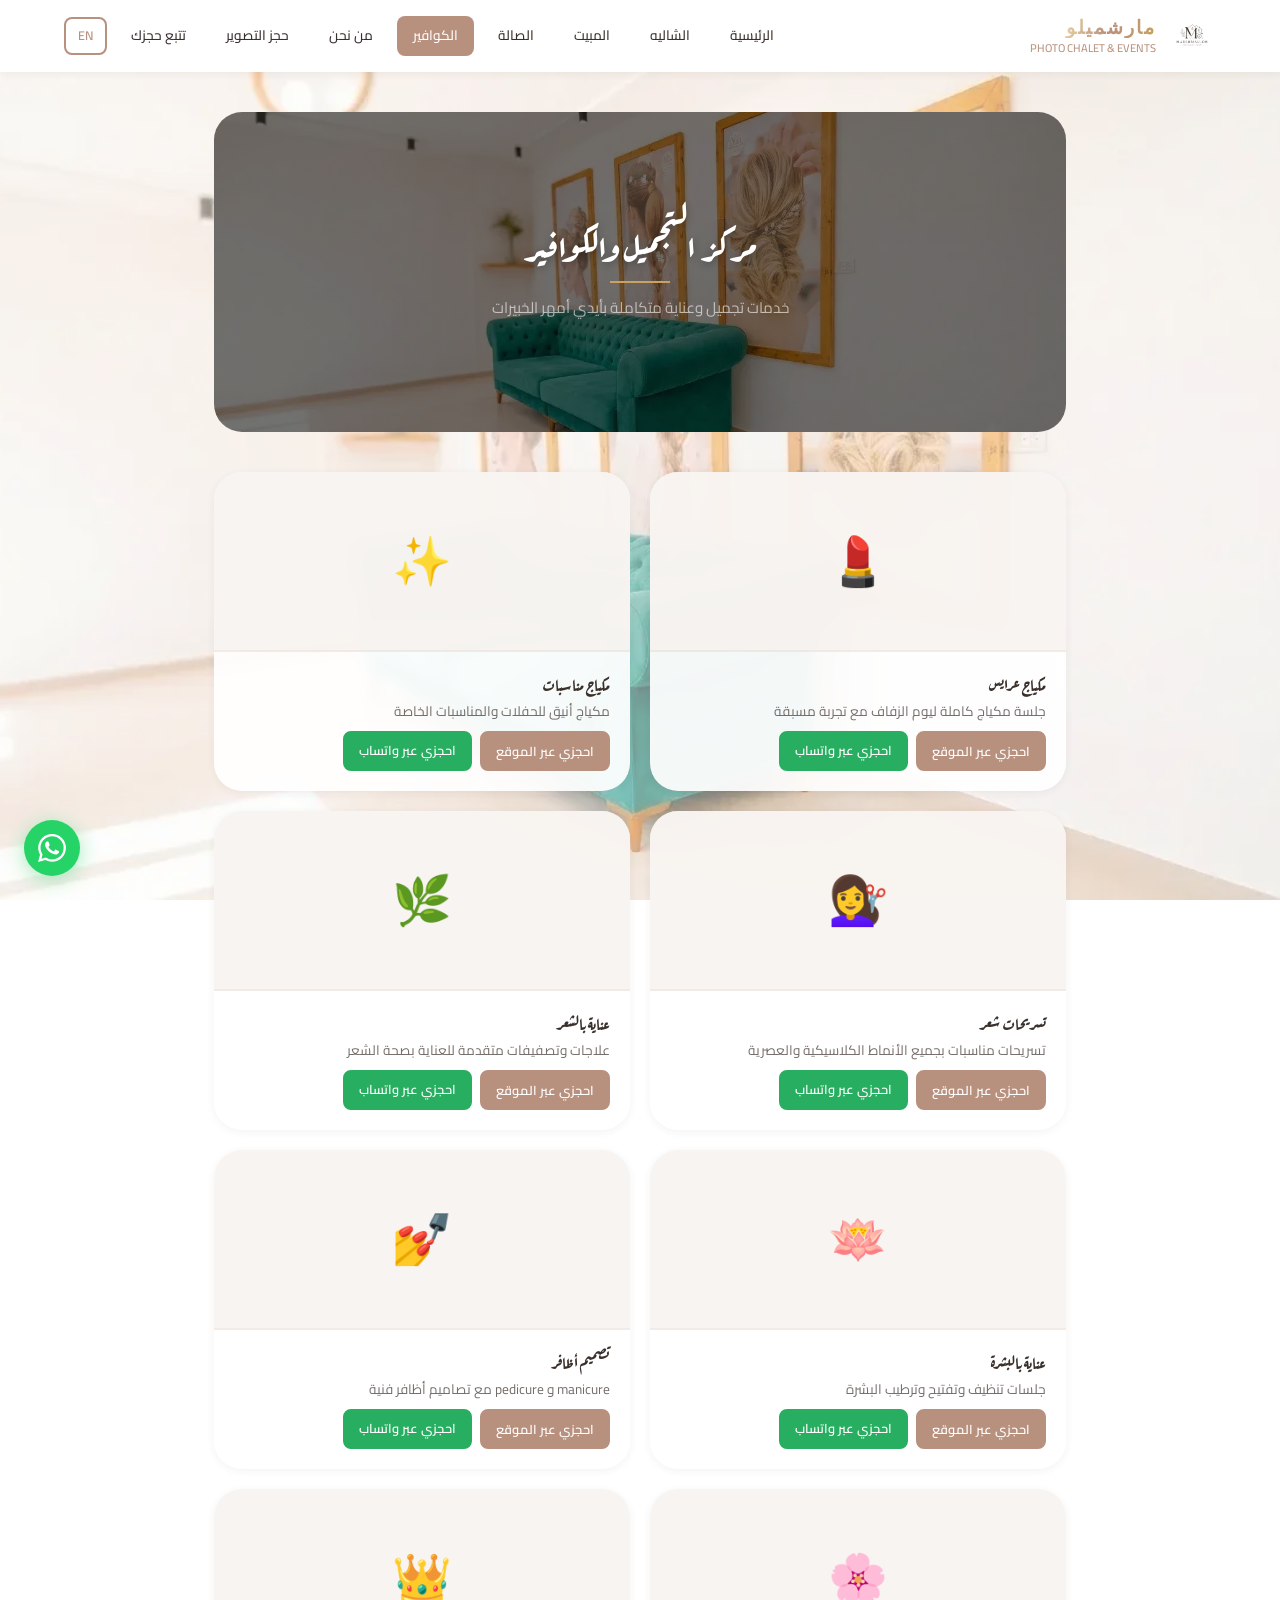
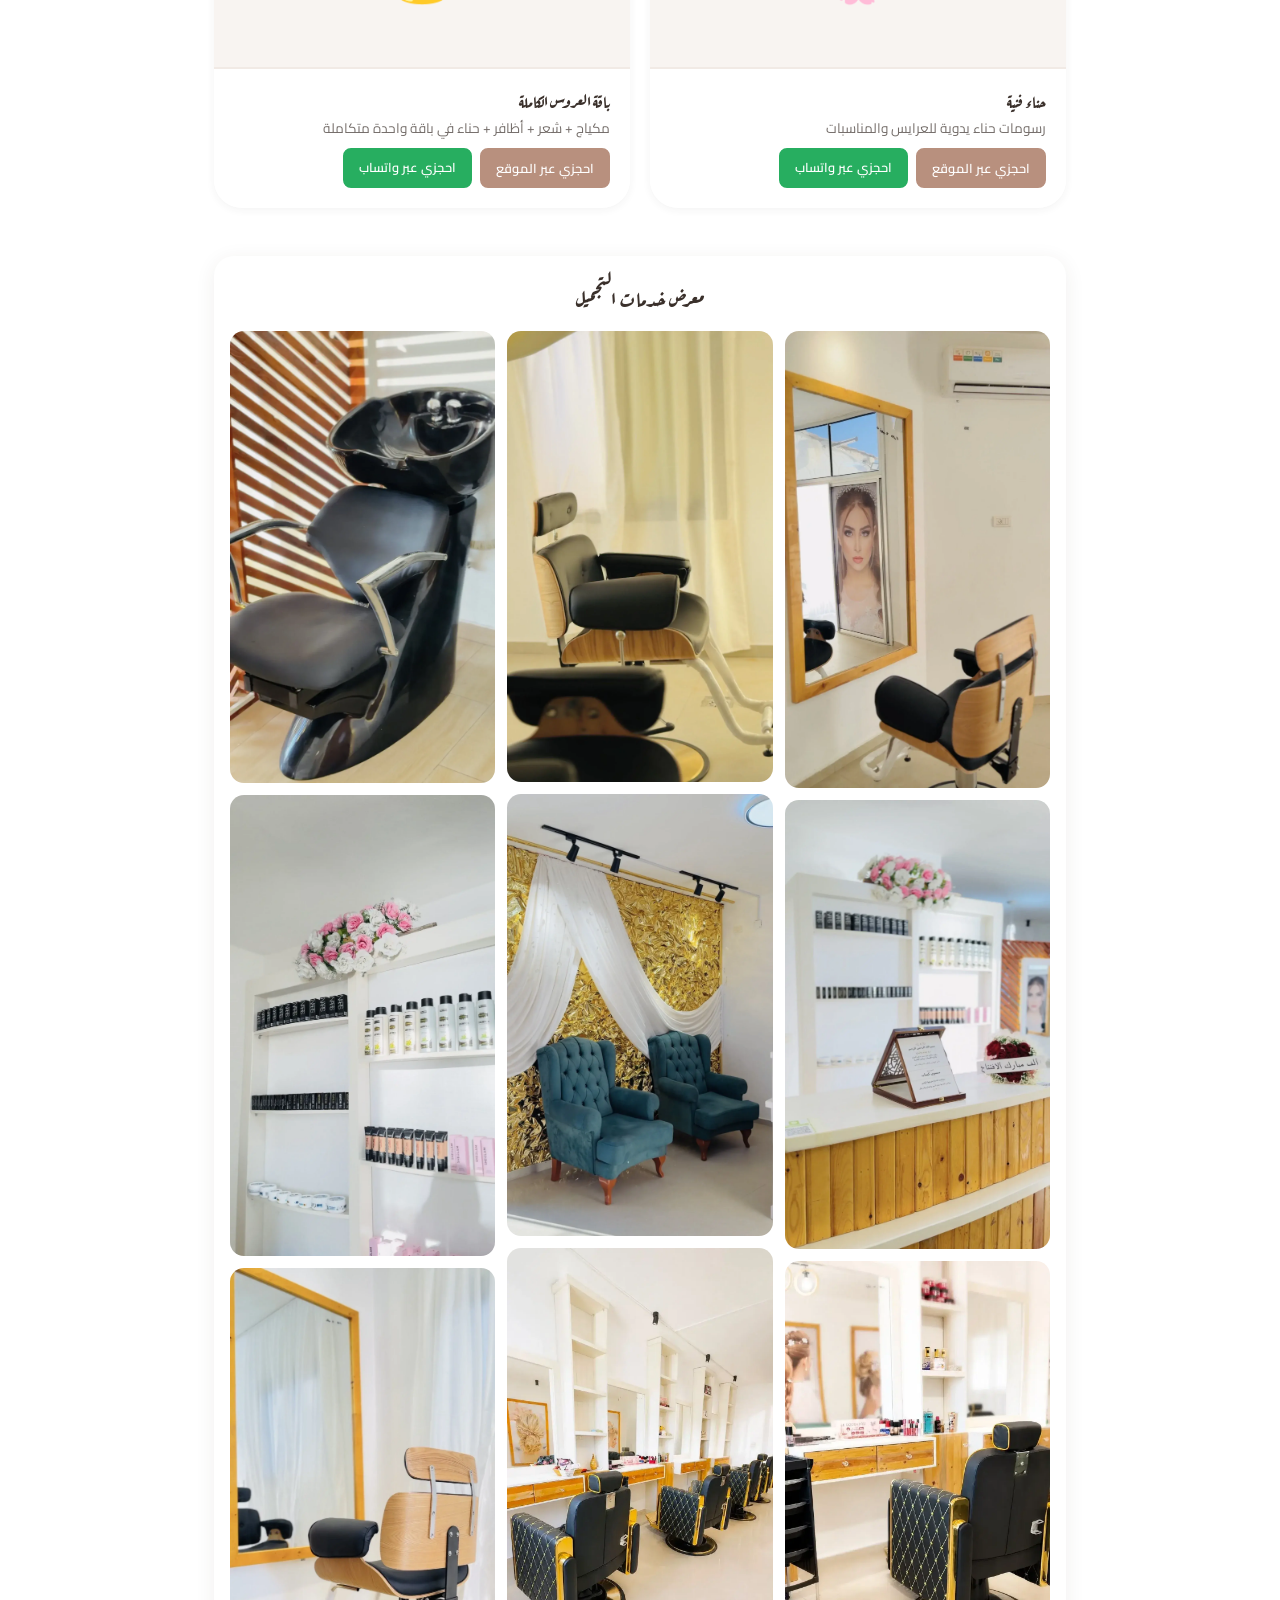
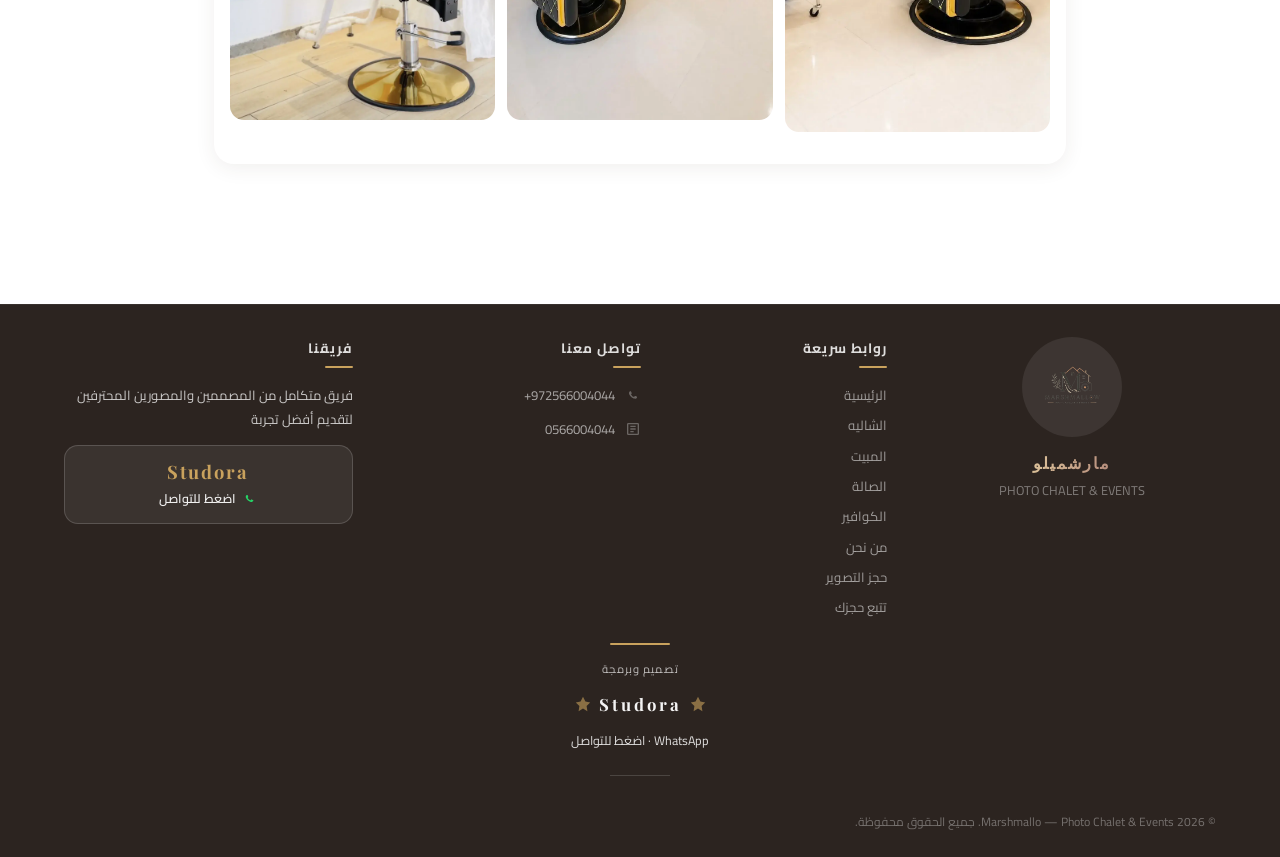
<file: salon.html>
<!DOCTYPE html>
<html lang="ar" dir="rtl">
<head>
  <meta charset="UTF-8">
  <meta name="viewport" content="width=device-width, initial-scale=1.0">
  <title data-t="salon_title">مركز التجميل — Marshmallo</title>
  <link rel="icon" type="image/png" href="images/favicon.png">
  <link rel="preconnect" href="https://fonts.googleapis.com">
  <link rel="preconnect" href="https://fonts.gstatic.com" crossorigin>
  <link href="https://fonts.googleapis.com/css2?family=Aref+Ruqaa:wght@400;700&family=Cairo:wght@300;400;500;600;700&family=Playfair+Display:ital,wght@0,400;0,600;0,700;1,400&family=Poppins:wght@300;400;500;600&display=swap" rel="stylesheet">
  <link rel="stylesheet" href="css/style.css">
  <style>
    body{background:none!important}
    .bg-fixed{position:fixed;inset:0;z-index:0;background:url('images/salon/chooseforbackgroundsalon.webp') center center/cover no-repeat;pointer-events:none}
    .page-container{position:relative;z-index:1}
    .gallery-section{
      position:relative;
      border-radius:var(--radius-lg);
      padding:28px 16px;
      box-shadow:var(--shadow-md);
    }
    .bg-fixed::after{content:'';position:absolute;inset:0;background:rgba(255,255,255,0.45)}
    .salon-hero{position:relative;background:linear-gradient(rgba(0,0,0,0.55),rgba(0,0,0,0.55)),url('images/salon/chooseforbackgroundsalon.webp') center center/cover no-repeat;min-height:320px;display:flex;align-items:center;justify-content:center;border-radius:var(--radius-xl);margin-bottom:40px;overflow:hidden}
    .salon-hero .section-header{border:none;padding:60px 24px;margin:0;position:relative;z-index:1}
    .salon-hero .section-header h1{color:#fff;text-shadow:0 2px 8px rgba(0,0,0,0.3)}
    .salon-hero .section-header p{color:rgba(255,255,255,0.85)}
    .salon-hero .section-line{background:var(--gold)}
    @media(max-width:768px){
      .bg-fixed{background-image:url('images/salon/backgroundforthesalon.webp')}
      .salon-hero{background-image:linear-gradient(rgba(0,0,0,0.55),rgba(0,0,0,0.55)),url('images/salon/backgroundforthesalon.webp')}
      .salon-hero{min-height:240px;border-radius:var(--radius-lg);margin-bottom:24px}
      .salon-hero .section-header{padding:40px 16px}
    }
    .salon-grid{display:grid;grid-template-columns:repeat(auto-fill,minmax(280px,1fr));gap:20px}
    .salon-card{background:rgba(255,255,255,0.92);backdrop-filter:blur(6px);-webkit-backdrop-filter:blur(6px);border-radius:var(--radius-xl);box-shadow:var(--shadow-sm);overflow:hidden;transition:all var(--transition)}
    .salon-card:hover{transform:translateY(-3px);box-shadow:var(--shadow-hover)}
    .salon-card-img{height:180px;background:rgba(245,240,235,0.7);display:flex;align-items:center;justify-content:center;font-size:3rem;border-bottom:2px solid rgba(184,144,126,0.1)}
    .salon-card-body{padding:20px}
    .salon-card-body h3{font-size:1.05rem;margin-bottom:6px}
    .salon-card-body p{font-size:0.85rem;color:var(--charcoal);opacity:0.7;line-height:1.7;margin-bottom:8px}
    .salon-card-price{font-family:var(--font-english-body);font-weight:700;color:var(--rose-mauve-dark);font-size:1rem;margin-bottom:12px}
    .salon-card-actions{display:flex;gap:8px}
  </style>
</head>
<body>
  <div class="bg-fixed"></div>
  <div class="splash-screen" id="splash">
    <div class="splash-logo-m" id="splashLogo"></div>
    <div class="splash-brand">MARSHMALLO</div>
    <div class="splash-sub">PHOTO CHALET & EVENTS</div>
    <div class="splash-line"></div>
    <div class="splash-dots">
      <div class="splash-dot"></div>
      <div class="splash-dot"></div>
      <div class="splash-dot"></div>
    </div>
  </div>
  <header class="site-header"></header>

  <main class="page-container">
    <div class="salon-hero">
      <div class="section-header">
        <h1 data-t="salon_title">مركز التجميل والكوافير</h1>
        <div class="section-line"></div>
        <p data-t="salon_subtitle">خدمات تجميل وعناية متكاملة بأيدي أمهر الخبيرات</p>
      </div>
    </div>

    <div class="salon-grid" id="salonGrid">
      <div class="loading-overlay" style="grid-column:1/-1;">
        <div class="spinner"></div>
        <div class="loading-text" data-t="cal_loading">جاري تحميل...</div>
      </div>
    </div>

    <!-- Gallery -->
    <div class="gallery-section" style="margin-top:48px;">
      <h2 class="gallery-section-title" data-t="gallery_salon">معرض خدمات التجميل</h2>
      <div id="salonGallery"></div>
    </div>
  </main>

  <!-- Salon Booking Modal -->
  <div class="modal-overlay" id="salonModal">
    <div class="modal">
      <div class="modal-header">
        <h3 id="salonModalTitle">طلب حجز</h3>
        <button class="modal-close" onclick="hideModal('salonModal')">&times;</button>
      </div>
      <div class="modal-body">
        <div class="form-group">
          <label class="form-label" data-t="salon_service_label">الخدمة المختارة</label>
          <input type="text" class="form-input" id="salonServiceName" readonly>
        </div>
        <div class="form-group">
          <label class="form-label" data-t="modal_full_name">الاسم الكامل</label>
          <input type="text" class="form-input" id="salonName" data-t-ph="modal_full_name_ph" placeholder="أدخل اسمك الكامل">
        </div>
        <div class="form-group">
          <label class="form-label" data-t="modal_phone">رقم الهاتف / واتساب</label>
          <input type="tel" class="form-input" id="salonPhone" data-t-ph="modal_phone_ph" placeholder="05XXXXXXXX">
        </div>
        <div class="form-group">
          <label class="form-label">التاريخ المفضل (اختياري)</label>
          <input type="date" class="form-input" id="salonDate">
        </div>
        <div class="form-group">
          <label class="form-label" data-t="modal_notes_photo">ملاحظات (اختياري)</label>
          <textarea class="form-input" id="salonNotes" data-t-ph="modal_notes_photo_ph" placeholder="أي ملاحظات حول الخدمة..."></textarea>
        </div>
        <div id="salonAlert"></div>
        <button class="btn btn-primary btn-block" id="submitSalonBtn" onclick="submitSalonBooking()">
          <span data-t="salon_request_btn">إرسال الطلب</span>
        </button>
      </div>
    </div>
  </div>

  <!-- Salon Confirmation Modal -->
  <div class="modal-overlay" id="salonConfirmModal">
    <div class="modal">
      <div class="modal-body">
        <div class="booking-confirmation">
          <div class="icon">✅</div>
          <h3 data-t="salon_request_title">تم إرسال طلب الحجز!</h3>
          <p data-t="salon_request_msg">تم استلام طلبك بنجاح. سيتم التواصل معك من قبل الإدارة لتأكيد الموعد.</p>
          <a class="btn btn-success" id="salonConfirmWhatsApp" href="#" target="_blank">
            <span data-t="confirm_wa">تأكيد عبر واتساب</span>
          </a>
          <br>
          <a class="btn btn-secondary mt-2" href="track.html" style="display:inline-block;text-decoration:none">
            <span data-t="confirm_track">تتبع حالة حجزك</span>
          </a>
          <button class="btn btn-secondary mt-2" onclick="hideModal('salonConfirmModal')">
            <span data-t="confirm_close">إغلاق</span>
          </button>
        </div>
      </div>
    </div>
  </div>

  <a class="whatsapp-float" href="https://wa.me/972566004044" target="_blank" data-t-aria="home_contact_title">
    <svg viewBox="0 0 24 24"><path d="M17.472 14.382c-.297-.149-1.758-.867-2.03-.967-.273-.099-.471-.148-.67.15-.197.297-.767.966-.94 1.164-.173.199-.347.223-.644.075-.297-.15-1.255-.463-2.39-1.475-.883-.788-1.48-1.761-1.653-2.059-.173-.297-.018-.458.13-.606.134-.133.298-.347.446-.52.149-.174.198-.298.298-.497.099-.198.05-.371-.025-.52-.075-.149-.669-1.612-.916-2.207-.242-.579-.487-.5-.669-.51-.173-.008-.371-.01-.57-.01-.198 0-.52.074-.792.372-.272.297-1.04 1.016-1.04 2.479 0 1.462 1.065 2.875 1.213 3.074.149.198 2.096 3.2 5.077 4.487.709.306 1.262.489 1.694.625.712.227 1.36.195 1.871.118.571-.085 1.758-.719 2.006-1.413.248-.694.248-1.289.173-1.413-.074-.124-.272-.198-.57-.347m-5.421 7.403h-.004a9.87 9.87 0 01-5.031-1.378l-.361-.214-3.741.982.998-3.648-.235-.374a9.86 9.86 0 01-1.51-5.26c.001-5.45 4.436-9.884 9.888-9.884 2.64 0 5.122 1.03 6.988 2.898a9.825 9.825 0 012.893 6.994c-.003 5.45-4.437 9.884-9.885 9.884m8.413-18.297A11.815 11.815 0 0012.05 0C5.495 0 .16 5.335.157 11.892c0 2.096.547 4.142 1.588 5.945L.057 24l6.305-1.654a11.882 11.882 0 005.683 1.448h.005c6.554 0 11.89-5.335 11.893-11.893a11.821 11.821 0 00-3.48-8.413z"/></svg>
  </a>

  <footer class="site-footer"></footer>

  <script src="js/translations.js"></script>
  <script src="js/api.js"></script>
  <script src="js/auth.js"></script>
  <script src="js/main.js"></script>
  <script src="js/salonServices.js"></script>
  <script src="js/galleryData.js"></script>
  <script src="js/gallery.js"></script>
  <script>
    initPage("salon");

    function renderSalonServices() {
      const grid = document.getElementById("salonGrid");
      let html = "";
      SALON_SERVICES.forEach(service => {
        const name = Lang.isAr() ? service.name : (service.name_en || service.name);
        const desc = Lang.isAr() ? service.description : (service.description_en || service.description);
        const waText = Lang.isAr() ? `مرحبًا، أريد حجز خدمة: ${service.name}` : `Hello, I want to book: ${service.name_en || service.name}`;
        html += `<div class="salon-card">
          <div class="salon-card-img">${service.icon}</div>
          <div class="salon-card-body">
            <h3>${name}</h3>
            <p>${desc}</p>
            ${service.price ? `<div class="salon-card-price">${service.price}</div>` : ''}
            <div class="salon-card-actions">
              <button class="btn btn-primary btn-sm" onclick="openSalonBooking('${service.id}')">
                <span data-t="salon_book_site">احجزي عبر الموقع</span>
              </button>
              <a href="${getWhatsAppLink(waText)}" target="_blank" class="btn btn-success btn-sm">
                <span data-t="salon_book_wa">احجزي عبر واتساب</span>
              </a>
            </div>
          </div>
        </div>`;
      });
      grid.innerHTML = html;
    }

    function openSalonBooking(serviceId) {
      const service = SALON_SERVICES.find(s => s.id === serviceId);
      if (!service) return;
      const name = Lang.isAr() ? service.name : (service.name_en || service.name);
      document.getElementById("salonServiceName").value = name;
      document.getElementById("salonName").value = "";
      document.getElementById("salonPhone").value = "";
      document.getElementById("salonDate").value = "";
      document.getElementById("salonNotes").value = "";
      document.getElementById("salonAlert").innerHTML = "";
      document.getElementById("salonModalTitle").textContent = Lang.isAr() ? "طلب حجز" : "Booking Request";
      showModal("salonModal");
    }

    async function submitSalonBooking() {
      const name = document.getElementById("salonName").value.trim();
      const phone = document.getElementById("salonPhone").value.trim();
      const date = document.getElementById("salonDate").value;
      const notes = document.getElementById("salonNotes").value.trim();
      const serviceName = document.getElementById("salonServiceName").value;

      if (!name || !phone) { showAlert("salonAlert", "error", t("modal_error_fill")); return; }
      if (salonClosedMsg) { showAlert("salonAlert", "error", t("day_closed_title") + ": " + salonClosedMsg); return; }

      const btn = document.getElementById("submitSalonBtn");
      btn.disabled = true;
      btn.querySelector("span").textContent = t("modal_sending");

      try {
        const result = await API.submitSalonBooking({
          type: serviceName, date, hour: "",
          customerName: name, phone, guests: "1", notes, price: 0
        });

        if (result.success) {
          hideModal("salonModal");
          saveLastBookingPhone(phone);
          const dateText = date ? date : "-";
          const waMsg = Lang.isAr()
            ? `مرحبًا، أريد تأكيد طلب خدمة من الكوافير:\nالخدمة: ${serviceName}\nالتاريخ: ${dateText}\nالاسم: ${name}\nالهاتف: ${phone}\nملاحظات: ${notes || "-"}`
            : `Hello, I want to confirm my salon service request:\nService: ${serviceName}\nDate: ${dateText}\nName: ${name}\nPhone: ${phone}\nNotes: ${notes || "-"}`;
          document.getElementById("salonConfirmWhatsApp").href = getWhatsAppLink(waMsg);
          showModal("salonConfirmModal");
        } else {
          showAlert("salonAlert", "error", result.message || t("alert_error"));
        }
      } catch (err) {
        showAlert("salonAlert", "error", t("modal_error_server"));
      }

      btn.disabled = false;
      btn.querySelector("span").textContent = t("salon_request_btn");
    }

    let salonClosedMsg = "";
    document.getElementById("salonDate").addEventListener("change", async (e) => {
      const date = e.target.value;
      salonClosedMsg = "";
      if (!date) return;
      try {
        const result = await API.getDayDetails("salon", date);
        if (result.success && result.closed) {
          salonClosedMsg = result.message || t("day_closed_msg");
          showAlert("salonAlert", "error", t("day_closed_title") + ": " + salonClosedMsg);
        }
      } catch (err) { /* ignore */ }
    });

    renderSalonServices();
    createGallery({ containerId: "salonGallery", category: "salon", columns: 3 });
  </script>
</body>
</html>
</file>
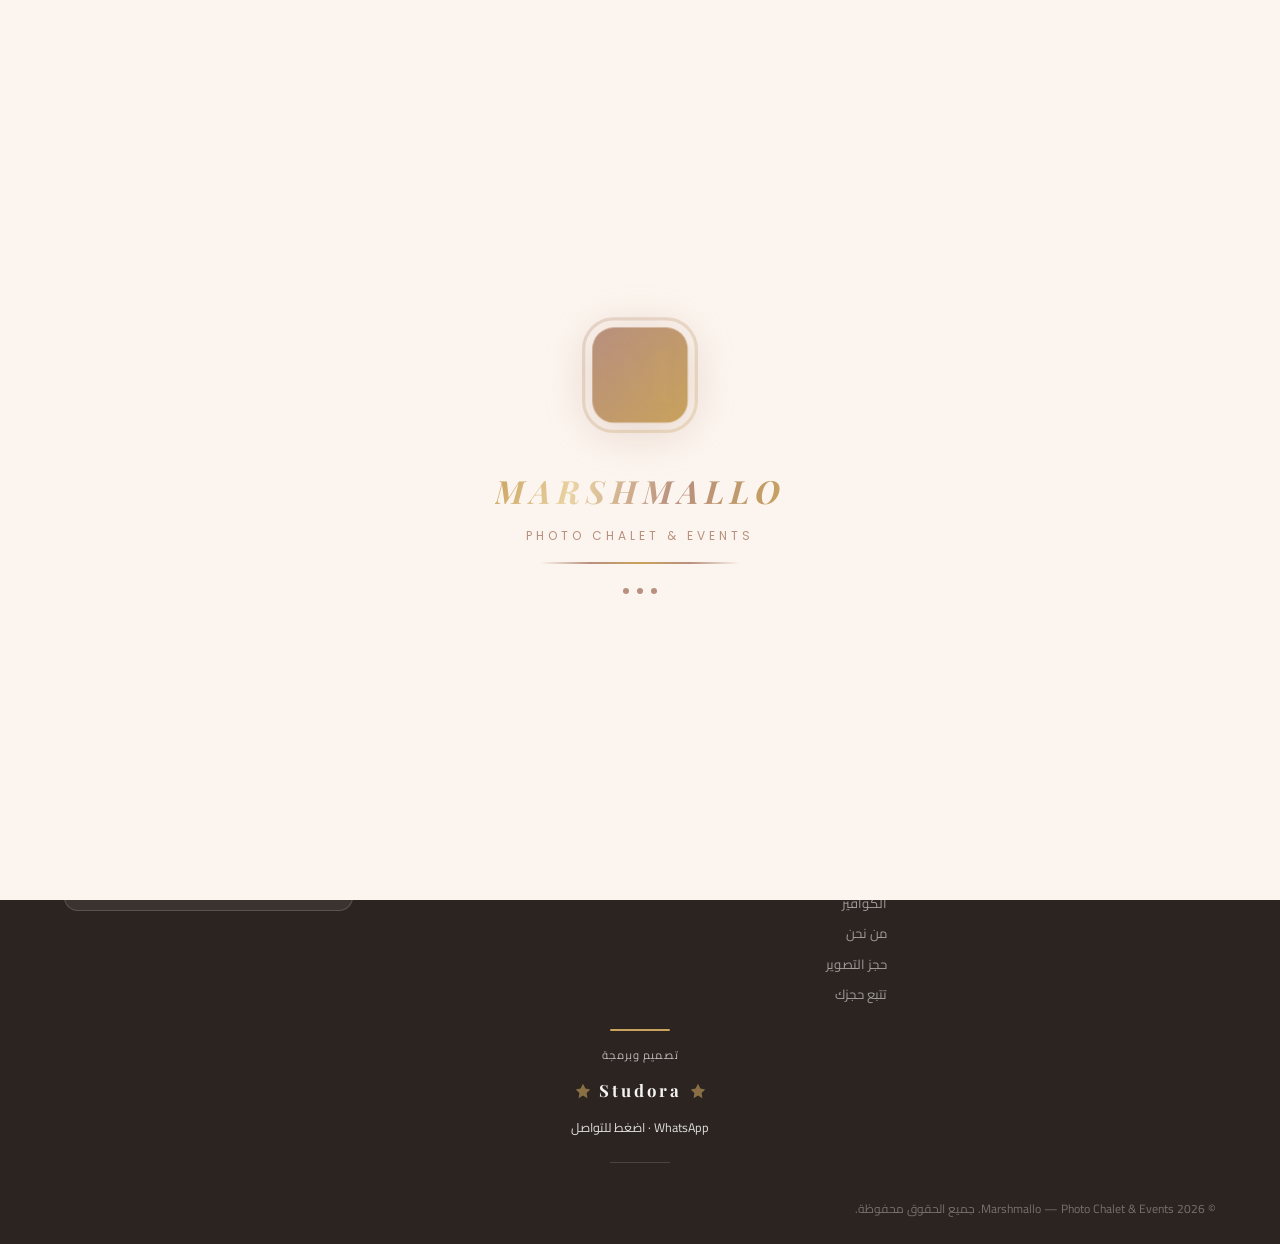
<file: track.html>
<!DOCTYPE html>
<html lang="ar" dir="rtl">
<head>
  <meta charset="UTF-8">
  <meta name="viewport" content="width=device-width, initial-scale=1.0">
  <title data-t="track_title">تتبع حجزك — Marshmallo</title>
  <link rel="icon" type="image/png" href="images/favicon.png">
  <link rel="preconnect" href="https://fonts.googleapis.com">
  <link rel="preconnect" href="https://fonts.gstatic.com" crossorigin>
  <link href="https://fonts.googleapis.com/css2?family=Aref+Ruqaa:wght@400;700&family=Cairo:wght@300;400;500;600;700&family=Playfair+Display:ital,wght@0,400;0,600;0,700;1,400&family=Poppins:wght@300;400;500;600&display=swap" rel="stylesheet">
  <link rel="stylesheet" href="css/style.css">
</head>
<body>
  <div class="splash-screen" id="splash">
    <div class="splash-logo-m" id="splashLogo"></div>
    <div class="splash-brand">MARSHMALLO</div>
    <div class="splash-sub">PHOTO CHALET & EVENTS</div>
    <div class="splash-line"></div>
    <div class="splash-dots">
      <div class="splash-dot"></div>
      <div class="splash-dot"></div>
      <div class="splash-dot"></div>
    </div>
  </div>

  <header class="site-header"></header>

  <main class="page-container">
    <div class="section-header">
      <h1 data-t="track_title">تتبع حجزك</h1>
      <div class="section-line"></div>
      <p data-t="track_subtitle">أدخل رقم الهاتف الذي استخدمته في الحجز لعرض حالة حجوزاتك</p>
    </div>

    <div class="track-form-card">
      <div id="trackAlert"></div>
      <div class="form-group">
        <label class="form-label" data-t="track_phone_label">رقم الهاتف / واتساب</label>
        <input type="tel" class="form-input" id="trackPhone" data-t-ph="track_phone_ph" placeholder="05XXXXXXXX" dir="ltr" style="text-align:left">
      </div>
      <button class="btn btn-primary btn-block" id="trackBtn" onclick="lookupBookings()">
        <span data-t="track_btn">عرض حجوزاتي</span>
      </button>
      <div class="track-notification-box">
        <div>
          <strong data-t="track_notifications_title">ابقَ على اطلاع</strong>
          <p data-t="track_notifications_copy">فعّل إشعارات المتصفح لتعرف فور تأكيد حجزك.</p>
        </div>
        <button class="btn btn-secondary" id="notificationBtn" type="button" onclick="enableNotifications()">
          <span data-t="track_notifications_btn">تفعيل الإشعارات</span>
        </button>
      </div>
    </div>

    <div id="trackResults" class="track-results"></div>
  </main>

  <footer class="site-footer"></footer>

  <script src="js/translations.js"></script>
  <script src="js/api.js"></script>
  <script src="js/auth.js"></script>
  <script src="js/main.js"></script>
  <script>
    initPage("track");

    const lastPhone = getLastBookingPhone();
    if (lastPhone) document.getElementById("trackPhone").value = lastPhone;

    function getSectionLabel(section) {
      const key = { chalet: "service_chalet", hall: "service_hall", photography: "service_photography", mabath: "service_mabath", salon: "service_salon" }[section];
      return key ? t(key) : section;
    }

    function getTimeLabel(hour, section) {
      if (!hour) return "-";
      if (section === "mabath") {
        if (hour === "day") return t("slot_day");
        if (hour === "night") return t("slot_night");
      }
      return hour;
    }

    function escapeHtml(value) {
      return String(value ?? "").replace(/[&<>"']/g, char => ({
        "&": "&amp;", "<": "&lt;", ">": "&gt;", '"': "&quot;", "'": "&#039;"
      }[char]));
    }

    function getStatusStep(status) {
      if (status === "confirmed") return 2;
      if (status === "cancelled") return 0;
      return 1;
    }

    function renderStatusProgress(status) {
      const cancelled = status === "cancelled";
      const step = getStatusStep(status);
      return `<div class="track-progress ${cancelled ? "is-cancelled" : ""}">
        <div class="track-progress-step ${step >= 1 ? "active" : ""}">
          <span>1</span><small>${t("status_pending")}</small>
        </div>
        <div class="track-progress-line ${step >= 2 ? "active" : ""}"></div>
        <div class="track-progress-step ${step >= 2 ? "active" : ""}">
          <span>${cancelled ? "×" : "2"}</span><small>${cancelled ? t("status_cancelled") : t("status_confirmed")}</small>
        </div>
      </div>`;
    }

    function renderBookings(bookings) {
      const container = document.getElementById("trackResults");
      if (!bookings || bookings.length === 0) {
        container.innerHTML = `<div class="track-empty-card"><div class="track-empty-mark">—</div><p>${t("track_no_bookings")}</p><small>${t("track_no_bookings_hint")}</small></div>`;
        return;
      }
      let html = "";
      bookings.forEach(b => {
        const statusText = t("status_" + b.status) || b.status;
        const priceText = b.price ? `${b.price} ${t("price_sar")}` : '-';
        html += `<div class="track-card">
          <div class="track-card-top">
            <div><span class="track-section">${escapeHtml(getSectionLabel(b.section))}</span><div class="track-card-caption">${escapeHtml(statusText)}</div></div>
            <span class="track-status ${escapeHtml(b.status)}"><span class="dot"></span>${escapeHtml(statusText)}</span>
          </div>
          ${renderStatusProgress(b.status)}
          <div class="track-details">
            <div class="track-row"><span>${t("th_date")}</span><strong>${escapeHtml(b.date || '-')}</strong></div>
            <div class="track-row"><span>${t("th_time")}</span><strong>${escapeHtml(getTimeLabel(b.hour, b.section))}</strong></div>
            <div class="track-row"><span>${t("th_price")}</span><strong>${escapeHtml(priceText)}</strong></div>
          </div>
          <div class="track-id">${t("track_booking_id")}: ${escapeHtml(b.id)}</div>
        </div>`;
      });
      container.innerHTML = `<div class="track-results-heading"><strong>${bookings.length} ${t("track_results_count")}</strong><button class="track-refresh" type="button" onclick="lookupBookings(true)">${t("track_refresh")}</button></div>${html}`;
    }

    async function enableNotifications() {
      const phone = document.getElementById("trackPhone").value.trim();
      const button = document.getElementById("notificationBtn");
      button.disabled = true;
      button.querySelector("span").textContent = t("track_notifications_working");
      try {
        const result = await enableBookingNotifications(phone);
        showAlert("trackAlert", result.success ? "success" : "error",
          result.success ? t("track_notifications_enabled") : (result.message || t("alert_error")));
        if (result.success) button.querySelector("span").textContent = t("track_notifications_enabled_short");
      } catch (error) {
        showAlert("trackAlert", "error", t("track_notifications_unavailable"));
      }
      button.disabled = false;
    }

    async function lookupBookings(silent = false) {
      const phone = document.getElementById("trackPhone").value.trim();
      if (!phone) {
        if (!silent) showAlert("trackAlert", "error", t("track_error_empty"));
        return;
      }

      const btn = document.getElementById("trackBtn");
      btn.disabled = true;
      btn.querySelector("span").textContent = t("track_searching");
      if (!silent) document.getElementById("trackResults").innerHTML = `<div class="loading-overlay"><div class="spinner"></div><div class="loading-text">${t("track_searching")}</div></div>`;

      try {
        const result = await API.getCustomerBookings(phone);
        if (result.success) {
          renderBookings(result.bookings);
          saveLastBookingPhone(phone);
        } else {
          if (!silent) showAlert("trackAlert", "error", result.message || t("alert_error"));
        }
      } catch (err) {
        if (!silent) showAlert("trackAlert", "error", t("alert_server"));
      }

      btn.disabled = false;
      btn.querySelector("span").textContent = t("track_btn");
    }

    restoreBookingNotificationRegistration();
  </script>
</body>
</html>
</file>
<file: css/style.css>
/* ===== MARSHMELLO — Photo Chalet & Events ===== */
/* Design System & Shared Styles */

/* Google Fonts are loaded via <link> in each page head (faster than @import). */

/* --- CSS Custom Properties (Design Tokens) --- */
:root {
  --rose-mauve: #B8907E;
  --rose-mauve-dark: #8F6B5C;
  --cream: #FCF5EF;
  --warm-white: #F5EAE1;
  --charcoal: #3A302B;
  --gold: #C9A25D;
  --available: #FCF5EF;
  --partial: #E4C9B8;
  --booked: #8F6B5C;
  --past: #D9D2CB;
  --white: #FFFFFF;
  --danger: #C0392B;
  --danger-light: #E74C3C;
  --success: #27AE60;
  --success-light: #2ECC71;
  --warning: #F39C12;
  --font-arabic-heading: 'Aref Ruqaa', serif;
  --font-arabic-body: 'Cairo', sans-serif;
  --font-english-heading: 'Playfair Display', serif;
  --font-english-body: 'Poppins', sans-serif;
  --gold-gradient: linear-gradient(110deg, #C9A25D 0%, #E9D3A3 28%, #B8907E 62%, #C9A25D 100%);
  --radius-sm: 8px;
  --radius-md: 14px;
  --radius-lg: 20px;
  --radius-xl: 28px;
  --shadow-sm: 0 2px 8px rgba(58, 48, 43, 0.06);
  --shadow-md: 0 4px 20px rgba(58, 48, 43, 0.08);
  --shadow-lg: 0 8px 40px rgba(58, 48, 43, 0.12);
  --shadow-hover: 0 12px 48px rgba(58, 48, 43, 0.16);
  --transition: 0.3s cubic-bezier(0.4, 0, 0.2, 1);
}

/* --- Reset & Base --- */
*, *::before, *::after {
  margin: 0;
  padding: 0;
  box-sizing: border-box;
}

html {
  scroll-behavior: smooth;
  font-size: 16px;
}

body {
  font-family: var(--font-arabic-body);
  background-color: var(--cream);
  color: var(--charcoal);
  line-height: 1.7;
  direction: rtl;
  min-height: 100vh;
  -webkit-font-smoothing: antialiased;
}

a {
  text-decoration: none;
  color: inherit;
  transition: color var(--transition);
}

img {
  max-width: 100%;
  height: auto;
  display: block;
}

ul, ol {
  list-style: none;
}

button, input, textarea, select {
  font-family: inherit;
  font-size: inherit;
  border: none;
  outline: none;
  background: none;
}

/* --- Typography --- */
h1, h2, h3 {
  font-family: var(--font-arabic-heading);
  font-weight: 700;
  line-height: 1.3;
  color: var(--charcoal);
}

h1 { font-size: 2.2rem; }
h2 { font-size: 1.7rem; }
h3 { font-size: 1.3rem; }

.english-heading {
  font-family: var(--font-english-heading);
}

.english-text {
  font-family: var(--font-english-body);
}

.brand-gradient {
  background: var(--gold-gradient);
  -webkit-background-clip: text;
  background-clip: text;
  -webkit-text-fill-color: transparent;
  color: transparent;
}

/* --- Gold Shimmer Sweep across the wordmark --- */
.brand-name,
.mobile-nav-brand,
.footer-brand,
.splash-brand,
.landing-brand,
.hero-title,
.login-title,
.role-selector-inner h1 {
  position: relative;
  background-image: linear-gradient(120deg, transparent 0%, rgba(255,255,255,0.9) 50%, transparent 100%), var(--gold-gradient);
  background-size: 220% 100%, 100% 100%;
  background-position: -220% 0, 0 0;
  background-repeat: no-repeat;
  -webkit-background-clip: text;
  background-clip: text;
  -webkit-text-fill-color: transparent;
  color: transparent;
  animation: brandShimmer 4.5s ease-in-out infinite;
}

@keyframes brandShimmer {
  0%, 35% { background-position: -220% 0, 0 0; }
  70%, 100% { background-position: 220% 0, 0 0; }
}

/* --- Header --- */
.site-header {
  background: var(--white);
  box-shadow: var(--shadow-sm);
  position: sticky;
  top: 0;
  z-index: 1000;
  padding: 12px 0;
}

.header-inner {
  max-width: 1200px;
  margin: 0 auto;
  padding: 0 24px;
  display: flex;
  align-items: center;
  justify-content: space-between;
}

.header-logo {
  display: flex;
  align-items: center;
  gap: 12px;
}

.header-logo .m-logo {
  width: 48px;
  aspect-ratio: 1;
  flex-shrink: 0;
}

.header-logo img {
  width: 100%;
  height: auto;
  display: block;
}

.header-logo-text {
  display: flex;
  flex-direction: column;
}

.header-logo-text .brand-name {
  font-family: var(--font-english-heading);
  font-size: 1.2rem;
  font-weight: 700;
  letter-spacing: 2px;
  line-height: 1.2;
  -webkit-background-clip: text;
  background-clip: text;
  -webkit-text-fill-color: transparent;
  color: transparent;
}

.header-logo-text .brand-sub {
  font-family: var(--font-arabic-body);
  font-size: 0.7rem;
  color: var(--rose-mauve);
  font-weight: 500;
}

.header-nav {
  display: flex;
  align-items: center;
  gap: 8px;
}

.header-nav a {
  padding: 8px 16px;
  border-radius: var(--radius-sm);
  font-size: 0.85rem;
  font-weight: 500;
  color: var(--charcoal);
  transition: all var(--transition);
}

.header-nav a:hover {
  background: var(--warm-white);
  color: var(--rose-mauve-dark);
}

.header-nav .nav-active {
  background: var(--rose-mauve);
  color: var(--white);
}

/* --- Hamburger Button --- */
.hamburger {
  display: none;
  flex-direction: column;
  justify-content: center;
  align-items: center;
  width: 42px;
  height: 42px;
  border-radius: var(--radius-sm);
  cursor: pointer;
  background: none;
  border: none;
  padding: 0;
  gap: 5px;
  flex-shrink: 0;
}

.hamburger span {
  display: block;
  width: 22px;
  height: 2.5px;
  background: var(--charcoal);
  border-radius: 2px;
  transition: all 0.3s ease;
}

.hamburger.active span:nth-child(1) {
  transform: translateY(7.5px) rotate(45deg);
}

.hamburger.active span:nth-child(2) {
  opacity: 0;
  transform: scaleX(0);
}

.hamburger.active span:nth-child(3) {
  transform: translateY(-7.5px) rotate(-45deg);
}

/* --- Mobile Nav Overlay --- */
.mobile-nav-overlay {
  display: none;
  position: fixed;
  top: 0;
  left: 0;
  right: 0;
  bottom: 0;
  background: rgba(58, 48, 43, 0.4);
  backdrop-filter: blur(4px);
  z-index: 1100;
  opacity: 0;
  transition: opacity 0.3s ease;
}

.mobile-nav-overlay.active {
  display: block;
  opacity: 1;
}

.mobile-nav {
  display: none;
  position: fixed;
  top: 0;
  right: 0;
  width: 280px;
  height: 100%;
  background: var(--white);
  z-index: 1200;
  box-shadow: -4px 0 20px rgba(58,48,43,0.15);
  transform: translateX(100%);
  transition: transform 0.3s cubic-bezier(0.4, 0, 0.2, 1);
  overflow-y: auto;
  padding: 0;
}

[dir="ltr"] .mobile-nav {
  right: auto;
  left: 0;
  transform: translateX(-100%);
  box-shadow: 4px 0 20px rgba(58,48,43,0.15);
}

[dir="ltr"] .mobile-nav.active {
  transform: translateX(0);
}

.mobile-nav.active {
  transform: translateX(0);
}

.mobile-nav-header {
  display: flex;
  align-items: center;
  gap: 12px;
  padding: 20px 20px 16px;
  border-bottom: 1px solid rgba(184,144,126,0.15);
}

.mobile-nav-header .m-logo {
  width: 60px;
  aspect-ratio: 1;
  flex-shrink: 0;
}

.mobile-nav-brand {
  font-family: var(--font-english-heading);
  font-size: 1rem;
  font-weight: 700;
  letter-spacing: 2px;
  -webkit-background-clip: text;
  background-clip: text;
  -webkit-text-fill-color: transparent;
  color: transparent;
}

.mobile-nav-links {
  display: flex;
  flex-direction: column;
  padding: 12px 0;
}

.mobile-nav-links a {
  display: block;
  padding: 14px 24px;
  font-size: 0.95rem;
  font-weight: 500;
  color: var(--charcoal);
  transition: all var(--transition);
  border-right: 3px solid transparent;
}

[dir="ltr"] .mobile-nav-links a {
  border-right: none;
  border-left: 3px solid transparent;
}

.mobile-nav-links a:hover,
.mobile-nav-links a.nav-active {
  background: rgba(184, 144, 126, 0.08);
  color: var(--rose-mauve-dark);
  border-right-color: var(--rose-mauve);
}

[dir="ltr"] .mobile-nav-links a:hover,
[dir="ltr"] .mobile-nav-links a.nav-active {
  border-right-color: transparent;
  border-left-color: var(--rose-mauve);
}

.mobile-nav-links a.lang-toggle-link {
  border-top: 1px solid rgba(184,144,126,0.15);
  margin-top: 8px;
  font-weight: 600;
  color: var(--rose-mauve);
}

.mobile-nav-links a.logout-link {
  color: var(--danger);
}

/* --- Footer --- */
.site-footer {
  background: #2C2420;
  border-top: 1px solid rgba(255,255,255,0.06);
  padding: 32px 0 24px;
  margin-top: 60px;
  position: relative;
  z-index: 2;
}

.footer-inner {
  max-width: 1200px;
  margin: 0 auto;
  padding: 0 24px;
}

.footer-logo {
  height: 48px;
  border-radius: 50%;
  margin: 0 auto 12px;
}

.footer-brand {
  font-family: var(--font-english-heading);
  font-size: 1rem;
  font-weight: 600;
  color: rgba(255,255,255,0.9);
  letter-spacing: 2px;
  margin-bottom: 4px;
  -webkit-background-clip: text;
  background-clip: text;
  -webkit-text-fill-color: transparent;
  color: transparent;
}

.footer-tagline {
  font-size: 0.8rem;
  color: rgba(255,255,255,0.4);
  margin-bottom: 16px;
}

.footer-links {
  display: flex;
  justify-content: center;
  gap: 24px;
  margin-bottom: 16px;
  flex-wrap: wrap;
}

.footer-links a {
  font-size: 0.82rem;
  color: rgba(255,255,255,0.6);
  opacity: 1;
  transition: opacity var(--transition);
}

.footer-links a:hover {
  opacity: 1;
  color: var(--gold);
}

.footer-divider {
  width: 60px;
  height: 1px;
  background: rgba(255,255,255,0.15);
  margin: 16px auto;
}

.footer-copyright {
  font-size: 0.75rem;
  color: rgba(255,255,255,0.35);
  opacity: 1;
}

.footer-credit {
  margin-top: 20px;
  padding-top: 16px;
  border-top: 1px solid rgba(184,144,126,0.15);
}

.footer-credit-line {
  width: 40px;
  height: 2px;
  background: var(--gold);
  margin: 0 auto 12px;
  border-radius: 2px;
}

.footer-credit-label {
  display: block;
  font-size: 0.7rem;
  color: rgba(255, 255, 255, 0.7);
  opacity: 1;
  letter-spacing: 1px;
  text-transform: uppercase;
  margin-bottom: 6px;
}

.footer-credit-brand {
  display: inline-flex;
  align-items: center;
  gap: 8px;
  font-family: var(--font-english-heading);
  font-size: 1.05rem;
  font-weight: 700;
  color: rgba(255, 255, 255, 0.95);
  text-decoration: none;
  letter-spacing: 3px;
  padding: 6px 20px;
  border-radius: 8px;
  transition: all 0.3s ease;
}

.footer-credit-brand:hover {
  background: rgba(255, 255, 255, 0.1);
  color: var(--gold);
}

.footer-credit-star {
  color: var(--gold);
  opacity: 0.6;
}

.footer-credit-wa {
  display: block;
  font-size: 0.78rem;
  color: rgba(255, 255, 255, 0.85);
  text-decoration: none;
  margin-top: 6px;
  opacity: 1;
  transition: all 0.3s ease;
}

.footer-credit-wa:hover {
  color: var(--gold);
}

.footer-credit-section {
  text-align: center;
  padding: 24px 0 8px;
}

.footer-credit-goldline {
  width: 60px;
  height: 2px;
  background: var(--gold);
  margin: 0 auto 14px;
  border-radius: 2px;
}

.footer-staff-link {
  margin-top: 12px;
}

.footer-staff-link a {
  font-size: 0.72rem;
  color: var(--rose-mauve);
  opacity: 0.5;
  transition: opacity var(--transition);
}

.footer-staff-link a:hover {
  opacity: 1;
}

/* --- Container --- */
.container {
  max-width: 1200px;
  margin: 0 auto;
  padding: 0 24px;
}

.page-container {
  max-width: 900px;
  margin: 0 auto;
  padding: 40px 24px;
}

/* --- Buttons --- */
.btn {
  display: inline-flex;
  align-items: center;
  justify-content: center;
  gap: 8px;
  padding: 12px 28px;
  border-radius: var(--radius-md);
  font-weight: 600;
  font-size: 0.95rem;
  cursor: pointer;
  transition: all var(--transition);
  border: 2px solid transparent;
  white-space: nowrap;
}

.btn-primary {
  background: var(--rose-mauve);
  color: var(--white);
  border-color: var(--rose-mauve);
}

.btn-primary:hover {
  background: var(--rose-mauve-dark);
  border-color: var(--rose-mauve-dark);
  transform: translateY(-1px);
  box-shadow: var(--shadow-md);
}

.btn-secondary {
  background: transparent;
  color: var(--rose-mauve);
  border-color: var(--rose-mauve);
}

.btn-secondary:hover {
  background: var(--rose-mauve);
  color: var(--white);
  transform: translateY(-1px);
}

.btn-ghost {
  background: transparent;
  color: var(--charcoal);
  border-color: transparent;
  padding: 8px 16px;
}

.btn-ghost:hover {
  background: var(--warm-white);
}

.btn-danger {
  background: var(--danger);
  color: var(--white);
  border-color: var(--danger);
}

.btn-danger:hover {
  background: var(--danger-light);
  border-color: var(--danger-light);
}

.btn-success {
  background: var(--success);
  color: var(--white);
  border-color: var(--success);
}

.btn-success:hover {
  background: var(--success-light);
  border-color: var(--success-light);
}

.btn-sm {
  padding: 6px 14px;
  font-size: 0.8rem;
  border-radius: var(--radius-sm);
}

.btn-lg {
  padding: 16px 36px;
  font-size: 1.1rem;
  border-radius: var(--radius-lg);
}

.btn-block {
  display: flex;
  width: 100%;
}

.btn:disabled {
  opacity: 0.5;
  cursor: not-allowed;
  transform: none !important;
}

/* --- Cards --- */
.card {
  background: var(--white);
  border-radius: var(--radius-lg);
  box-shadow: var(--shadow-sm);
  overflow: hidden;
  transition: all var(--transition);
}

.card:hover {
  box-shadow: var(--shadow-hover);
  transform: translateY(-2px);
}

.card-body {
  padding: 24px;
}

/* --- Form Elements --- */
.form-group {
  margin-bottom: 20px;
}

.form-label {
  display: block;
  font-size: 0.85rem;
  font-weight: 600;
  color: var(--charcoal);
  margin-bottom: 6px;
}

.form-input {
  width: 100%;
  padding: 12px 16px;
  border: 2px solid rgba(184, 144, 126, 0.2);
  border-radius: var(--radius-md);
  font-size: 0.95rem;
  color: var(--charcoal);
  background: var(--white);
  transition: border-color var(--transition), box-shadow var(--transition);
  direction: rtl;
}

.form-input:focus {
  border-color: var(--rose-mauve);
  box-shadow: 0 0 0 3px rgba(184, 144, 126, 0.15);
}

.form-input::placeholder {
  color: #B0A89F;
}

textarea.form-input {
  min-height: 100px;
  resize: vertical;
}

select.form-input {
  appearance: none;
  background-image: url("data:image/svg+xml,%3Csvg xmlns='http://www.w3.org/2000/svg' width='12' height='12' viewBox='0 0 12 12'%3E%3Cpath d='M6 8L1 3h10z' fill='%233A302B'/%3E%3C/svg%3E");
  background-repeat: no-repeat;
  background-position: left 14px center;
  padding-left: 36px;
}

/* --- Modal --- */
.modal-overlay {
  position: fixed;
  top: 0;
  left: 0;
  right: 0;
  bottom: 0;
  background: rgba(58, 48, 43, 0.5);
  backdrop-filter: blur(4px);
  z-index: 1000;
  display: flex;
  align-items: center;
  justify-content: center;
  padding: 24px;
  opacity: 0;
  visibility: hidden;
  transition: all var(--transition);
}

.modal-overlay.active {
  opacity: 1;
  visibility: visible;
}

.modal {
  background: var(--white);
  border-radius: var(--radius-xl);
  box-shadow: var(--shadow-lg);
  width: 100%;
  max-width: 480px;
  max-height: 90vh;
  overflow-y: auto;
  transform: translateY(20px) scale(0.97);
  transition: transform var(--transition);
}

.modal-overlay.active .modal {
  transform: translateY(0) scale(1);
}

.modal-header {
  padding: 24px 24px 0;
  display: flex;
  align-items: center;
  justify-content: space-between;
}

.modal-header h3 {
  font-size: 1.2rem;
}

.modal-close {
  width: 36px;
  height: 36px;
  border-radius: 50%;
  display: flex;
  align-items: center;
  justify-content: center;
  cursor: pointer;
  font-size: 1.3rem;
  color: var(--charcoal);
  transition: background var(--transition);
}

.modal-close:hover {
  background: var(--warm-white);
}

.modal-body {
  padding: 20px 24px 24px;
}

/* --- Tabs --- */
.tabs {
  display: flex;
  gap: 4px;
  background: var(--warm-white);
  padding: 4px;
  border-radius: var(--radius-md);
  margin-bottom: 24px;
}

.tab-btn {
  flex: 1;
  padding: 10px 20px;
  border-radius: var(--radius-sm);
  font-weight: 600;
  font-size: 0.9rem;
  cursor: pointer;
  transition: all var(--transition);
  color: var(--charcoal);
  text-align: center;
}

.tab-btn.active {
  background: var(--white);
  color: var(--rose-mauve-dark);
  box-shadow: var(--shadow-sm);
}

.tab-btn:hover:not(.active) {
  color: var(--rose-mauve);
}

/* --- Calendar --- */
.calendar-wrapper {
  background: var(--white);
  border-radius: var(--radius-lg);
  box-shadow: var(--shadow-md);
  padding: 24px;
  margin-bottom: 24px;
}

.calendar-header {
  display: flex;
  align-items: center;
  justify-content: space-between;
  margin-bottom: 20px;
}

.calendar-title {
  font-family: var(--font-english-heading);
  font-size: 1.2rem;
  font-weight: 600;
}

.calendar-nav-btn {
  width: 40px;
  height: 40px;
  border-radius: 50%;
  display: flex;
  align-items: center;
  justify-content: center;
  cursor: pointer;
  transition: all var(--transition);
  font-size: 1.1rem;
  color: var(--charcoal);
  border: 2px solid rgba(184, 144, 126, 0.2);
}

.calendar-nav-btn:hover {
  background: var(--rose-mauve);
  color: var(--white);
  border-color: var(--rose-mauve);
}

.calendar-weekdays {
  display: grid;
  grid-template-columns: repeat(7, 1fr);
  gap: 4px;
  margin-bottom: 8px;
}

.calendar-weekday {
  text-align: center;
  font-size: 0.75rem;
  font-weight: 600;
  color: var(--rose-mauve);
  padding: 8px 0;
  text-transform: uppercase;
  letter-spacing: 1px;
  font-family: var(--font-english-body);
}

.calendar-grid {
  display: grid;
  grid-template-columns: repeat(7, 1fr);
  gap: 4px;
}

.calendar-day {
  aspect-ratio: 1;
  display: flex;
  align-items: center;
  justify-content: center;
  border-radius: var(--radius-sm);
  font-size: 0.9rem;
  font-weight: 500;
  cursor: pointer;
  transition: all var(--transition);
  position: relative;
  font-family: var(--font-english-body);
}

.calendar-day.empty {
  cursor: default;
}

.calendar-day.past {
  background: var(--past);
  opacity: 0.5;
  cursor: not-allowed;
  color: #999;
}

.calendar-day.available {
  background: var(--available);
  border: 2px solid rgba(184, 144, 126, 0.15);
}

.calendar-day.available:hover {
  background: var(--partial);
  transform: scale(1.05);
  box-shadow: var(--shadow-sm);
}

.calendar-day.partial {
  background: var(--partial);
  border: 2px solid rgba(184, 144, 126, 0.3);
}

.calendar-day.partial:hover {
  transform: scale(1.05);
  box-shadow: var(--shadow-sm);
}

.calendar-day.booked {
  background: #27AE60;
  color: var(--white);
  cursor: not-allowed;
}

.calendar-day.confirmed {
  background: #27AE60;
  color: var(--white);
  font-weight: 700;
  box-shadow: inset 0 0 0 2px rgba(39, 174, 96, 0.5);
}

.calendar-day.today {
  font-weight: 700;
  box-shadow: inset 0 0 0 2px var(--gold);
}

.calendar-footer {
  display: flex;
  align-items: center;
  justify-content: flex-end;
  margin-top: 16px;
  padding-top: 16px;
  border-top: 1px solid rgba(184, 144, 126, 0.1);
}

.calendar-refresh-btn {
  background: none;
  border: 1px solid rgba(184,144,126,0.3);
  color: var(--rose-mauve);
  width: 36px;
  height: 36px;
  border-radius: 50%;
  font-size: 1.2rem;
  cursor: pointer;
  transition: var(--transition);
  display: flex;
  align-items: center;
  justify-content: center;
  flex-shrink: 0;
}
.calendar-refresh-btn:hover {
  background: var(--rose-mauve);
  color: var(--white);
  border-color: var(--rose-mauve);
}
.calendar-refresh-btn.spinning {
  animation: spin 0.8s linear infinite;
}
@keyframes spin {
  from { transform: rotate(0deg); }
  to { transform: rotate(360deg); }
}

/* --- Time Slots --- */
.slots-container {
  display: grid;
  grid-template-columns: repeat(auto-fill, minmax(100px, 1fr));
  gap: 8px;
  margin: 16px 0;
}

.time-slot {
  padding: 10px;
  text-align: center;
  border-radius: var(--radius-sm);
  font-size: 0.85rem;
  font-weight: 500;
  cursor: pointer;
  transition: all var(--transition);
  border: 2px solid transparent;
  font-family: var(--font-english-body);
}

.time-slot.available {
  background: var(--available);
  border-color: rgba(184, 144, 126, 0.2);
}

.time-slot.available:hover {
  border-color: var(--rose-mauve);
  background: var(--partial);
  transform: scale(1.03);
}

.time-slot.selected {
  background: var(--rose-mauve);
  color: var(--white);
  border-color: var(--rose-mauve);
}

.time-slot.booked {
  background: var(--past);
  opacity: 0.5;
  cursor: not-allowed;
  text-decoration: line-through;
}

.time-slot.confirmed-slot {
  background: rgba(39, 174, 96, 0.15);
  border: 1px solid rgba(39, 174, 96, 0.4);
  opacity: 1;
  cursor: not-allowed;
  text-decoration: line-through;
  color: #27AE60;
  font-weight: 600;
}

/* --- Messages & Alerts --- */
.alert {
  padding: 14px 20px;
  border-radius: var(--radius-md);
  font-size: 0.9rem;
  font-weight: 500;
  margin-bottom: 16px;
  display: flex;
  align-items: center;
  gap: 10px;
}

.alert-success {
  background: rgba(39, 174, 96, 0.1);
  color: #1E8449;
  border: 1px solid rgba(39, 174, 96, 0.2);
}

.alert-error {
  background: rgba(192, 57, 43, 0.1);
  color: #922B21;
  border: 1px solid rgba(192, 57, 43, 0.2);
}

.alert-info {
  background: rgba(201, 162, 93, 0.1);
  color: #8B6914;
  border: 1px solid rgba(201, 162, 93, 0.2);
}

/* --- Loading Spinner --- */
.spinner {
  width: 36px;
  height: 36px;
  border: 3px solid var(--warm-white);
  border-top-color: var(--rose-mauve);
  border-radius: 50%;
  animation: spin 0.8s linear infinite;
  margin: 20px auto;
}

@keyframes spin {
  to { transform: rotate(360deg); }
}

.loading-overlay {
  display: flex;
  flex-direction: column;
  align-items: center;
  justify-content: center;
  padding: 60px 24px;
  text-align: center;
}

.loading-text {
  margin-top: 12px;
  font-size: 0.9rem;
  color: var(--rose-mauve);
}

/* --- Section Headers --- */
.section-header {
  text-align: center;
  margin-bottom: 36px;
}

.section-header h1 {
  margin-bottom: 8px;
}

.section-header .section-line {
  width: 60px;
  height: 2px;
  background: var(--gold);
  margin: 12px auto;
}

.section-header p {
  font-size: 0.95rem;
  color: var(--charcoal);
  opacity: 0.7;
}

/* --- Utility Classes --- */
.text-center { text-align: center; }
.text-right { text-align: right; }
.mt-1 { margin-top: 8px; }
.mt-2 { margin-top: 16px; }
.mt-3 { margin-top: 24px; }
.mt-4 { margin-top: 32px; }
.mb-1 { margin-bottom: 8px; }
.mb-2 { margin-bottom: 16px; }
.mb-3 { margin-bottom: 24px; }
.mb-4 { margin-bottom: 32px; }
.hidden { display: none !important; }
.flex-center { display: flex; align-items: center; justify-content: center; }

/* --- WhatsApp Button (Fixed) --- */
.whatsapp-float {
  position: fixed;
  bottom: 24px;
  left: 24px;
  z-index: 90;
  width: 56px;
  height: 56px;
  background: #25D366;
  border-radius: 50%;
  display: flex;
  align-items: center;
  justify-content: center;
  box-shadow: 0 4px 20px rgba(37, 211, 102, 0.4);
  transition: transform var(--transition), box-shadow var(--transition);
  cursor: pointer;
}

.whatsapp-float:hover {
  transform: scale(1.1);
  box-shadow: 0 6px 28px rgba(37, 211, 102, 0.5);
}

.whatsapp-float svg {
  width: 28px;
  height: 28px;
  fill: white;
}

/* --- Hero Section (Home) --- */
.hero {
  position: relative;
  min-height: calc(100vh - 80px);
  display: flex;
  align-items: center;
  justify-content: center;
  text-align: center;
  padding: 40px 24px;
  overflow: hidden;
}

.hero-bg {
  position: absolute;
  top: 0;
  left: 0;
  right: 0;
  bottom: 0;
  background: linear-gradient(135deg, rgba(252, 245, 239, 0.92), rgba(245, 234, 225, 0.88));
  z-index: 1;
}

.hero-content {
  position: relative;
  z-index: 2;
  max-width: 600px;
}

.hero-logo {
  width: 140px;
  aspect-ratio: 1;
  margin: 0 auto 24px;
}

.hero-logo-m {
  width: 140px;
  aspect-ratio: 1;
  margin: 0 auto 24px;
  border-radius: 50%;
  overflow: hidden;
}

.hero-logo-m svg {
  width: 100%;
  height: 100%;
  filter: drop-shadow(0 4px 20px rgba(184, 144, 126, 0.3));
}

.hero-title {
  font-family: var(--font-english-heading);
  font-size: 2.6rem;
  font-weight: 700;
  font-style: italic;
  letter-spacing: 4px;
  margin-bottom: 8px;
  -webkit-background-clip: text;
  background-clip: text;
  -webkit-text-fill-color: transparent;
  color: transparent;
}

.hero-title::after {
  content: "✦";
  display: block;
  margin-top: 10px;
  font-style: normal;
  font-size: 1.1rem;
  letter-spacing: 0;
  color: var(--gold);
  -webkit-text-fill-color: var(--gold);
}

.hero-subtitle-ar {
  font-family: var(--font-arabic-heading);
  font-size: 1.2rem;
  color: var(--rose-mauve);
  margin-bottom: 8px;
}

.hero-tagline {
  font-size: 0.95rem;
  color: var(--charcoal);
  opacity: 0.7;
  margin-bottom: 40px;
  line-height: 1.8;
}

/* --- Service Cards (Home) --- */
.services-grid {
  display: grid;
  grid-template-columns: repeat(auto-fit, minmax(240px, 1fr));
  gap: 20px;
  max-width: 900px;
  margin: 0 auto;
}

.service-card {
  background: var(--white);
  border-radius: var(--radius-xl);
  box-shadow: var(--shadow-sm);
  padding: 36px 24px;
  text-align: center;
  cursor: pointer;
  transition: all var(--transition);
  border: 2px solid transparent;
  display: flex;
  flex-direction: column;
  align-items: center;
  gap: 12px;
}

.service-card:hover {
  transform: translateY(-4px) scale(1.02);
  box-shadow: var(--shadow-hover);
  border-color: var(--rose-mauve);
}

.service-card-icon {
  width: 64px;
  height: 64px;
  border-radius: 50%;
  background: var(--warm-white);
  display: flex;
  align-items: center;
  justify-content: center;
  font-size: 1.8rem;
}

.service-card-title {
  font-family: var(--font-arabic-heading);
  font-size: 1.1rem;
  font-weight: 700;
  color: var(--charcoal);
}

.service-card-desc {
  font-size: 0.82rem;
  color: var(--charcoal);
  opacity: 0.6;
  line-height: 1.6;
}

/* --- Login Page --- */
.login-page {
  min-height: 100vh;
  display: flex;
  align-items: center;
  justify-content: center;
  padding: 40px 24px;
  background: linear-gradient(135deg, var(--cream) 0%, var(--warm-white) 100%);
}

.login-card {
  background: var(--white);
  border-radius: var(--radius-xl);
  box-shadow: var(--shadow-lg);
  padding: 48px 40px;
  width: 100%;
  max-width: 420px;
  text-align: center;
}

.login-logo {
  height: 80px;
  width: auto;
  border-radius: 50%;
  margin: 0 auto 20px;
}

.login-title {
  font-family: var(--font-english-heading);
  font-size: 1.4rem;
  font-weight: 700;
  margin-bottom: 4px;
  -webkit-background-clip: text;
  background-clip: text;
  -webkit-text-fill-color: transparent;
  color: transparent;
}

.login-subtitle {
  font-size: 0.85rem;
  color: var(--rose-mauve);
  margin-bottom: 28px;
}

/* --- Booking Confirmation --- */
.booking-confirmation {
  text-align: center;
  padding: 32px;
}

.booking-confirmation .icon {
  font-size: 3rem;
  margin-bottom: 16px;
}

.booking-confirmation h3 {
  margin-bottom: 8px;
}

.booking-confirmation p {
  font-size: 0.9rem;
  color: var(--charcoal);
  opacity: 0.7;
  margin-bottom: 20px;
  line-height: 1.8;
}

/* --- Responsive --- */
@media (max-width: 768px) {
  h1 { font-size: 1.7rem; }
  h2 { font-size: 1.4rem; }

  .hero-title { font-size: 1.8rem; letter-spacing: 2px; }
  .hero-logo, .hero-logo-m { width: 100px; aspect-ratio: 1; }

  .services-grid {
    grid-template-columns: 1fr 1fr;
    gap: 12px;
  }

  .service-card {
    padding: 24px 16px;
  }

  .service-card-icon {
    width: 52px;
    height: 52px;
    font-size: 1.4rem;
  }

  .header-inner {
    padding: 0 16px;
  }

  .header-nav {
    display: none;
  }

  .hamburger {
    display: flex;
  }

  .mobile-nav {
    display: block;
  }

  .calendar-wrapper {
    padding: 16px;
  }

  .calendar-day {
    font-size: 0.78rem;
  }

  .slots-container {
    grid-template-columns: repeat(auto-fill, minmax(80px, 1fr));
  }

  .modal {
    margin: 12px;
    border-radius: var(--radius-lg);
  }

  .login-card {
    padding: 32px 24px;
  }

  .page-container {
    padding: 24px 16px;
  }

  .whatsapp-float {
    bottom: 20px;
    right: 20px;
    width: 56px;
    height: 56px;
  }
}

@media (max-width: 480px) {
  .services-grid {
    grid-template-columns: 1fr;
  }

  .header-logo .m-logo {
    width: 40px;
    aspect-ratio: 1;
  }

  .header-logo-text .brand-name {
    font-size: 0.95rem;
  }

  .header-logo-text .brand-sub {
    font-size: 0.6rem;
  }

  .header-logo {
    gap: 8px;
  }
}

/* === Language Toggle Button === */
.lang-toggle {
  padding: 6px 12px !important;
  border-radius: var(--radius-sm) !important;
  font-size: 0.78rem !important;
  font-weight: 600 !important;
  border: 2px solid var(--rose-mauve) !important;
  color: var(--rose-mauve) !important;
  transition: all var(--transition) !important;
}

.lang-toggle:hover {
  background: var(--rose-mauve) !important;
  color: var(--white) !important;
}

/* === LTR Overrides === */
[dir="ltr"] body {
  direction: ltr;
  font-family: var(--font-english-body);
}

[dir="ltr"] h1, [dir="ltr"] h2, [dir="ltr"] h3 {
  font-family: var(--font-english-heading);
}

[dir="ltr"] .form-input {
  direction: ltr;
  text-align: left;
}

[dir="ltr"] .modal {
  text-align: left;
}

[dir="ltr"] .form-label {
  text-align: left;
}

[dir="ltr"] .admin-table th,
[dir="ltr"] .admin-table td {
  text-align: left;
}

[dir="ltr"] .hero-subtitle-ar {
  font-family: var(--font-english-heading);
}

[dir="ltr"] .service-card-title {
  font-family: var(--font-english-heading);
}

[dir="ltr"] .section-header h1 {
  font-family: var(--font-english-heading);
}

/* LTR WhatsApp float on right */
[dir="ltr"] .whatsapp-float {
  left: auto;
  right: 24px;
}

[dir="ltr"] .lb-prev { left: 16px; right: auto; }
[dir="ltr"] .lb-next { right: 16px; left: auto; }

/* === Gallery Grid === */
.gallery-section {
  margin: 40px 0;
}

.gallery-section-title {
  font-family: var(--font-arabic-heading);
  font-size: 1.3rem;
  text-align: center;
  margin-bottom: 20px;
  color: var(--charcoal);
}

.gallery-grid {
  width: 100%;
}

.gallery-item {
  position: relative;
  overflow: hidden;
  border-radius: var(--radius-md);
  cursor: pointer;
  break-inside: avoid;
}

.gallery-item img {
  width: 100%;
  display: block;
  transition: transform 0.4s ease;
}

.gallery-item-featured {
  column-span: all;
}

.gallery-item:hover img {
  transform: scale(1.05);
}

.gallery-item-overlay {
  position: absolute;
  inset: 0;
  background: rgba(58, 48, 43, 0.3);
  display: flex;
  align-items: center;
  justify-content: center;
  opacity: 0;
  transition: opacity 0.3s ease;
}

.gallery-item:hover .gallery-item-overlay {
  opacity: 1;
}

.gallery-item-icon {
  font-size: 1.8rem;
  color: var(--white);
}

.gallery-empty {
  text-align: center;
  opacity: 0.5;
  padding: 40px;
}

/* === Lightbox === */
.gallery-lightbox {
  position: fixed;
  inset: 0;
  z-index: 2000;
  background: rgba(0, 0, 0, 0.95);
  display: flex;
  align-items: center;
  justify-content: center;
  opacity: 0;
  visibility: hidden;
  transition: all 0.3s ease;
}

.gallery-lightbox.active {
  opacity: 1;
  visibility: visible;
}

.lb-close {
  position: absolute;
  top: 20px;
  left: 20px;
  width: 44px;
  height: 44px;
  border-radius: 50%;
  background: rgba(255,255,255,0.15);
  color: white;
  font-size: 1.5rem;
  display: flex;
  align-items: center;
  justify-content: center;
  cursor: pointer;
  z-index: 10;
  transition: background 0.2s;
}
.lb-close:hover { background: rgba(255,255,255,0.3); }

.lb-prev, .lb-next {
  position: absolute;
  top: 50%;
  transform: translateY(-50%);
  width: 48px;
  height: 48px;
  border-radius: 50%;
  background: rgba(255,255,255,0.1);
  color: white;
  font-size: 1.4rem;
  display: flex;
  align-items: center;
  justify-content: center;
  cursor: pointer;
  z-index: 10;
  transition: background 0.2s;
}
.lb-prev { left: 16px; }
.lb-next { right: 16px; }
.lb-prev:hover, .lb-next:hover { background: rgba(255,255,255,0.25); }

.lb-counter {
  position: absolute;
  bottom: 20px;
  left: 50%;
  transform: translateX(-50%);
  color: rgba(255,255,255,0.7);
  font-family: var(--font-english-body);
  font-size: 0.85rem;
  z-index: 10;
}

.lb-zoom-in, .lb-zoom-out, .lb-reset {
  position: absolute;
  right: 20px;
  width: 40px;
  height: 40px;
  border-radius: 50%;
  background: rgba(255,255,255,0.1);
  color: white;
  font-size: 1.2rem;
  display: flex;
  align-items: center;
  justify-content: center;
  cursor: pointer;
  z-index: 10;
  transition: background 0.2s;
}
.lb-zoom-in { top: 20px; }
.lb-zoom-out { top: 68px; }
.lb-reset { top: 116px; }
.lb-zoom-in:hover, .lb-zoom-out:hover, .lb-reset:hover { background: rgba(255,255,255,0.25); }

.lb-image-wrapper {
  width: 90vw;
  height: 85vh;
  display: flex;
  align-items: center;
  justify-content: center;
  overflow: hidden;
  cursor: default;
}

.lb-image {
  max-width: 100%;
  max-height: 100%;
  object-fit: contain;
  transition: transform 0.3s ease;
  user-select: none;
}

/* === Testimonials === */
.testimonials-section {
  padding: 60px 0;
  position: relative;
}

.section-icon {
  width: 64px;
  height: 64px;
  border-radius: 50%;
  background: var(--warm-white);
  display: flex;
  align-items: center;
  justify-content: center;
  font-size: 1.8rem;
  margin: 0 auto 16px;
  border: 2px solid rgba(184, 144, 126, 0.15);
  transition: all var(--transition);
}

.section-icon:hover {
  transform: scale(1.1);
  border-color: var(--rose-mauve);
  box-shadow: var(--shadow-sm);
}

.testimonials-container {
  max-width: 600px;
  margin: 0 auto;
  text-align: center;
}

.testimonial-card {
  background: var(--white);
  border-radius: var(--radius-xl);
  box-shadow: var(--shadow-md);
  padding: 36px 32px;
  margin-bottom: 20px;
}

.testimonial-avatar {
  width: 64px;
  height: 64px;
  border-radius: 50%;
  object-fit: cover;
  margin: 0 auto 12px;
  border: 3px solid var(--rose-mauve);
}

.testimonial-avatar-placeholder {
  width: 64px;
  height: 64px;
  border-radius: 50%;
  background: var(--rose-mauve);
  color: var(--white);
  display: flex;
  align-items: center;
  justify-content: center;
  font-size: 1.4rem;
  font-weight: 700;
  margin: 0 auto 12px;
}

.testimonial-stars {
  font-size: 1.2rem;
  color: var(--gold);
  margin-bottom: 12px;
  letter-spacing: 2px;
}

.testimonial-comment {
  font-size: 0.95rem;
  color: var(--charcoal);
  line-height: 1.8;
  margin-bottom: 16px;
  font-style: italic;
}

.testimonial-author {
  font-size: 0.9rem;
  color: var(--charcoal);
}

.testimonial-author strong {
  display: block;
  margin-bottom: 2px;
}

.testimonial-date {
  font-size: 0.75rem;
  opacity: 0.5;
}

.testimonial-nav {
  display: flex;
  align-items: center;
  justify-content: center;
  gap: 12px;
}

.testimonial-nav-btn {
  width: 36px;
  height: 36px;
  border-radius: 50%;
  border: 2px solid rgba(184,144,126,0.3);
  background: transparent;
  color: var(--charcoal);
  font-size: 1rem;
  cursor: pointer;
  display: flex;
  align-items: center;
  justify-content: center;
  transition: all var(--transition);
}
.testimonial-nav-btn:hover {
  background: var(--rose-mauve);
  color: var(--white);
  border-color: var(--rose-mauve);
}

.testimonial-dots {
  display: flex;
  gap: 6px;
}

.testimonial-dot {
  width: 8px;
  height: 8px;
  border-radius: 50%;
  background: var(--past);
  cursor: pointer;
  transition: all var(--transition);
}
.testimonial-dot.active {
  background: var(--rose-mauve);
  width: 20px;
  border-radius: 4px;
}

.testimonials-empty {
  text-align: center;
  opacity: 0.5;
  padding: 40px;
}

/* === About Page === */
.about-hero {
  text-align: center;
  padding: 60px 24px 40px;
}

.about-hero h1 {
  font-family: var(--font-english-heading);
  font-size: 2.4rem;
  margin-bottom: 8px;
}

.about-hero .section-line {
  width: 60px;
  height: 2px;
  background: var(--gold);
  margin: 12px auto;
}

.about-section {
  margin-bottom: 48px;
}

.about-section h2 {
  font-size: 1.4rem;
  margin-bottom: 12px;
  color: var(--rose-mauve-dark);
}

.about-section p {
  font-size: 0.95rem;
  line-height: 1.9;
  color: var(--charcoal);
  opacity: 0.8;
}

.map-wrapper {
  position: relative;
  width: 100%;
  max-width: 900px;
  margin: 20px auto 0;
  border-radius: var(--radius-lg);
  overflow: hidden;
  box-shadow: var(--shadow-md);
  aspect-ratio: 16 / 9;
}

.map-embed {
  position: absolute;
  inset: 0;
  width: 100%;
  height: 100%;
  border: 0;
  display: block;
}

/* --- Track Booking Page --- */
.track-form-card {
  max-width: 620px;
  margin: 0 auto;
  background: var(--white);
  border-radius: var(--radius-lg);
  box-shadow: var(--shadow-md);
  padding: 24px;
}

.track-notification-box {
  margin-top: 18px;
  padding: 16px;
  border: 1px solid rgba(184, 144, 126, 0.22);
  border-radius: var(--radius-md);
  background: linear-gradient(135deg, rgba(252, 245, 239, 0.7), rgba(245, 234, 225, 0.65));
  display: flex;
  align-items: center;
  justify-content: space-between;
  gap: 16px;
}

.track-notification-box strong {
  display: block;
  font-size: 0.95rem;
}

.track-notification-box p {
  margin-top: 3px;
  font-size: 0.78rem;
  opacity: 0.65;
}

.track-notification-box .btn {
  flex: 0 0 auto;
  padding: 9px 14px;
  font-size: 0.78rem;
}

.track-results {
  max-width: 620px;
  margin: 32px auto 0;
}

.track-results-heading {
  display: flex;
  align-items: center;
  justify-content: space-between;
  margin-bottom: 12px;
  color: var(--rose-mauve-dark);
}

.track-refresh {
  color: var(--rose-mauve-dark);
  font-size: 0.8rem;
  cursor: pointer;
  text-decoration: underline;
  text-underline-offset: 3px;
}

.track-card {
  background: var(--white);
  border-radius: var(--radius-lg);
  box-shadow: var(--shadow-sm);
  padding: 20px;
  margin-bottom: 14px;
  border: 1px solid rgba(184, 144, 126, 0.12);
}

.track-card-top {
  display: flex;
  align-items: center;
  justify-content: space-between;
  margin-bottom: 12px;
}

.track-section {
  font-size: 1.05rem;
  font-weight: 700;
  color: var(--rose-mauve-dark);
}

.track-card-caption {
  font-size: 0.72rem;
  opacity: 0.55;
  margin-top: 1px;
}

.track-status {
  display: inline-flex;
  align-items: center;
  gap: 5px;
  padding: 4px 10px;
  border-radius: 20px;
  font-size: 0.72rem;
  font-weight: 600;
  white-space: nowrap;
}

.track-status .dot {
  width: 6px;
  height: 6px;
  border-radius: 50%;
  background: currentColor;
}

.track-status.pending {
  background: rgba(243, 156, 18, 0.12);
  color: #B7791F;
}

.track-status.confirmed {
  background: rgba(39, 174, 96, 0.12);
  color: #1E8449;
}

.track-status.cancelled {
  background: rgba(192, 57, 43, 0.12);
  color: #922B21;
}

.track-row {
  display: flex;
  align-items: center;
  justify-content: space-between;
  padding: 5px 0;
  font-size: 0.88rem;
}

.track-row span {
  color: var(--charcoal);
  opacity: 0.6;
}

.track-row strong {
  font-family: var(--font-english-body);
}

.track-progress {
  display: flex;
  align-items: flex-start;
  gap: 10px;
  padding: 16px 0 12px;
  margin-bottom: 8px;
}

.track-progress-step {
  display: flex;
  flex-direction: column;
  align-items: center;
  gap: 5px;
  min-width: 58px;
  color: var(--charcoal);
  opacity: 0.35;
}

.track-progress-step.active {
  opacity: 1;
  color: var(--rose-mauve-dark);
}

.track-progress-step span {
  width: 24px;
  height: 24px;
  border: 1px solid currentColor;
  border-radius: 50%;
  display: grid;
  place-items: center;
  font-family: var(--font-english-body);
  font-size: 0.72rem;
}

.track-progress-step small {
  font-size: 0.68rem;
  white-space: nowrap;
}

.track-progress-line {
  height: 1px;
  flex: 1;
  margin-top: 12px;
  background: rgba(58, 48, 43, 0.16);
}

.track-progress-line.active {
  background: var(--success);
}

.track-progress.is-cancelled {
  color: var(--danger);
}

.track-details {
  border-top: 1px solid rgba(184, 144, 126, 0.14);
  border-bottom: 1px solid rgba(184, 144, 126, 0.14);
  padding: 8px 0;
}

.track-empty-card {
  background: var(--white);
  box-shadow: var(--shadow-sm);
  border-radius: var(--radius-lg);
  text-align: center;
  padding: 38px 24px;
}

.track-empty-mark {
  color: var(--gold);
  font-size: 2rem;
  line-height: 1;
  margin-bottom: 12px;
}

.track-empty-card small {
  display: block;
  margin-top: 7px;
  font-size: 0.78rem;
  opacity: 0.55;
}

.track-id {
  margin-top: 10px;
  padding-top: 10px;
  border-top: 1px dashed rgba(184, 144, 126, 0.25);
  font-size: 0.72rem;
  color: var(--charcoal);
  opacity: 0.55;
  direction: ltr;
  text-align: right;
}

.track-empty {
  text-align: center;
  opacity: 0.5;
  padding: 30px;
}

@media (max-width: 560px) {
  .track-notification-box {
    align-items: stretch;
    flex-direction: column;
  }

  .track-notification-box .btn {
    width: 100%;
  }
}

.about-grid {
  display: grid;
  grid-template-columns: repeat(auto-fit, minmax(240px, 1fr));
  gap: 20px;
  margin-top: 24px;
}

.about-card {
  background: var(--white);
  border-radius: var(--radius-lg);
  box-shadow: var(--shadow-sm);
  padding: 28px 20px;
  text-align: center;
  transition: all var(--transition);
}
.about-card:hover {
  transform: translateY(-3px);
  box-shadow: var(--shadow-hover);
}
.about-card .icon {
  font-size: 2rem;
  margin-bottom: 12px;
}
.about-card h3 {
  font-size: 1.05rem;
  margin-bottom: 6px;
  color: var(--rose-mauve-dark);
}
.about-card p {
  font-size: 0.82rem;
  opacity: 0.7;
  line-height: 1.6;
}

/* === Stats Counter === */
.stats-counter-section {
  padding: 48px 0;
  background: var(--white);
  border-radius: var(--radius-xl);
  box-shadow: var(--shadow-sm);
  margin: 40px 0;
}

.stats-counter-grid {
  display: grid;
  grid-template-columns: repeat(4, 1fr);
  gap: 24px;
  text-align: center;
}

.stats-counter-item .number {
  font-family: var(--font-english-heading);
  font-size: 2.4rem;
  font-weight: 700;
  color: var(--rose-mauve-dark);
  line-height: 1.2;
}

.stats-counter-item .label {
  font-size: 0.85rem;
  color: var(--charcoal);
  opacity: 0.6;
  margin-top: 4px;
}

/* === Price Display === */
.price-display {
  background: var(--warm-white);
  border-radius: var(--radius-md);
  padding: 14px 18px;
  display: flex;
  align-items: center;
  justify-content: space-between;
  margin-bottom: 16px;
  border: 1px solid rgba(184,144,126,0.15);
}

.price-display .price-label {
  font-size: 0.9rem;
  font-weight: 600;
  color: var(--charcoal);
}

.price-display .price-value {
  font-family: var(--font-english-heading);
  font-size: 1.3rem;
  font-weight: 700;
  color: var(--rose-mauve-dark);
}

.price-display .price-currency {
  font-size: 0.8rem;
  opacity: 0.6;
  margin-right: 4px;
}

/* === Data Management === */
.data-mgmt-grid {
  display: grid;
  grid-template-columns: repeat(auto-fill, minmax(220px, 1fr));
  gap: 12px;
}

.data-mgmt-btn {
  display: flex;
  align-items: center;
  gap: 10px;
  padding: 14px 18px;
  background: var(--cream);
  border-radius: var(--radius-md);
  cursor: pointer;
  transition: all var(--transition);
  border: 2px solid transparent;
  font-weight: 600;
  font-size: 0.88rem;
}
.data-mgmt-btn:hover {
  border-color: var(--rose-mauve);
  background: var(--white);
}
.data-mgmt-btn .icon {
  font-size: 1.2rem;
}

.backup-table {
  width: 100%;
  border-collapse: collapse;
  font-size: 0.85rem;
  margin-top: 16px;
}

.backup-table th {
  text-align: right;
  padding: 10px 12px;
  font-weight: 600;
  color: var(--rose-mauve-dark);
  border-bottom: 2px solid var(--warm-white);
  font-size: 0.78rem;
}

.backup-table td {
  padding: 10px 12px;
  border-bottom: 1px solid rgba(245,234,225,0.8);
}

.backup-table a {
  color: var(--rose-mauve);
  text-decoration: underline;
}

/* === Responsive Gallery/Testimonials/About === */
@media (max-width: 768px) {
  .stats-counter-grid {
    grid-template-columns: 1fr 1fr;
    gap: 16px;
  }
  .stats-counter-item .number {
    font-size: 1.8rem;
  }
  .about-grid {
    grid-template-columns: 1fr;
  }
  .data-mgmt-grid {
    grid-template-columns: 1fr;
  }
  .gallery-grid {
    columns: 2 !important;
  }
  .lb-zoom-in { top: 12px; }
  .lb-zoom-out { top: 60px; }
  .lb-reset { top: 108px; }
}

@media (max-width: 480px) {
  .gallery-grid {
    columns: 1 !important;
  }
  .stats-counter-grid {
    grid-template-columns: 1fr 1fr;
  }
}

/* === Landing Page Overlay === */
.landing-overlay {
  position: fixed;
  inset: 0;
  z-index: 100000;
  display: flex;
  align-items: center;
  justify-content: center;
  transition: opacity 0.8s cubic-bezier(0.4, 0, 0.2, 1), visibility 0.8s;
}

.landing-overlay.leaving {
  opacity: 0;
  visibility: hidden;
  pointer-events: none;
}

.landing-img {
  position: absolute;
  inset: 0;
  width: 100%;
  height: 100%;
  object-fit: cover;
  object-position: center;
  z-index: 1;
  animation: landingKenBurns 30s ease-in-out infinite alternate;
}

.landing-vignette {
  position: absolute;
  inset: 0;
  z-index: 2;
  background:
    linear-gradient(to top, rgba(0,0,0,0.65) 0%, rgba(0,0,0,0.1) 45%, transparent 60%),
    linear-gradient(to bottom, rgba(0,0,0,0.3) 0%, transparent 25%);
}

.landing-content {
  position: relative;
  z-index: 3;
  display: flex;
  flex-direction: column;
  align-items: center;
  text-align: center;
  padding: 20px;
  margin-top: 40px;
}

.landing-logo-img {
  width: 140px;
  aspect-ratio: 1;
  filter: brightness(0) invert(1) drop-shadow(0 4px 20px rgba(0,0,0,0.4));
  opacity: 0;
  transform: scale(0.6);
  animation: landingFadeUp 1s cubic-bezier(0.34, 1.56, 0.64, 1) 0.3s forwards;
}

.landing-brand {
  font-family: var(--font-english-heading);
  font-size: 2.6rem;
  font-weight: 700;
  font-style: italic;
  letter-spacing: 8px;
  margin-top: 14px;
  text-shadow: 0 2px 30px rgba(0,0,0,0.5);
  background-image: linear-gradient(120deg, transparent 0%, rgba(255,255,255,0.9) 50%, transparent 100%), var(--gold-gradient);
  background-size: 220% 100%, 100% 100%;
  background-position: -220% 0, 0 0;
  background-repeat: no-repeat;
  -webkit-background-clip: text;
  background-clip: text;
  -webkit-text-fill-color: transparent;
  color: transparent;
  opacity: 0;
  transform: translateY(20px);
  animation: landingFadeUp 0.8s ease 0.6s forwards, brandShimmer 4.5s ease-in-out infinite;
}

.landing-tagline {
  font-family: var(--font-english-body);
  font-size: 0.75rem;
  color: rgba(255,255,255,0.85);
  letter-spacing: 5px;
  text-transform: uppercase;
  margin-top: 6px;
  text-shadow: 0 1px 10px rgba(0,0,0,0.4);
  opacity: 0;
  transform: translateY(15px);
  animation: landingFadeUp 0.8s ease 0.8s forwards;
}

.landing-divider {
  width: 0;
  height: 1px;
  background: linear-gradient(90deg, transparent, var(--gold), transparent);
  margin: 24px 0 32px;
  animation: landingLineExpand 1s ease 1s forwards;
}

.landing-enter-btn {
  position: relative;
  display: inline-flex;
  align-items: center;
  gap: 12px;
  padding: 16px 44px;
  background: rgba(255,255,255,0.12);
  backdrop-filter: blur(20px);
  -webkit-backdrop-filter: blur(20px);
  border: 1px solid rgba(255,255,255,0.3);
  border-radius: 60px;
  color: #fff;
  font-family: var(--font-arabic-body);
  font-size: 1.15rem;
  font-weight: 600;
  cursor: pointer;
  overflow: hidden;
  transition: all 0.4s cubic-bezier(0.4, 0, 0.2, 1);
  opacity: 0;
  transform: translateY(20px);
  animation: landingFadeUp 0.8s ease 1.2s forwards;
  text-shadow: 0 1px 8px rgba(0,0,0,0.3);
}

.landing-enter-btn::before {
  content: "";
  position: absolute;
  inset: 0;
  border-radius: inherit;
  background: linear-gradient(135deg, rgba(184,144,126,0.3), rgba(201,162,93,0.3));
  opacity: 0;
  transition: opacity 0.4s ease;
}

.landing-enter-btn:hover {
  transform: translateY(-3px) scale(1.04);
  box-shadow: 0 8px 40px rgba(184,144,126,0.4), 0 0 80px rgba(201,162,93,0.15);
  border-color: rgba(255,255,255,0.5);
}

.landing-enter-btn:hover::before { opacity: 1; }
.landing-enter-btn:active { transform: translateY(0) scale(0.98); }

.landing-btn-text { position: relative; z-index: 1; }

.landing-btn-arrow {
  position: relative;
  z-index: 1;
  font-size: 1.3rem;
  transition: transform 0.3s ease;
}

.landing-enter-btn:hover .landing-btn-arrow {
  transform: translateX(-6px);
}

@keyframes landingFadeUp {
  from { opacity: 0; transform: translateY(20px); }
  to { opacity: 1; transform: translateY(0); }
}

@keyframes landingLineExpand {
  from { width: 0; }
  to { width: 160px; }
}

@keyframes landingKenBurns {
  0% { transform: scale(1.02) translate(0, 0); }
  33% { transform: scale(1.14) translate(-1.6%, -1.2%); }
  66% { transform: scale(1.08) translate(1.4%, 1.1%); }
  100% { transform: scale(1.2) translate(-0.8%, 0.9%); }
}

@media (max-width: 600px) {
  .landing-brand { font-size: 1.7rem; letter-spacing: 5px; }
  .landing-tagline { font-size: 0.6rem; letter-spacing: 3px; }
  .landing-logo-img { width: 100px; aspect-ratio: 1; }
  .landing-enter-btn { padding: 14px 32px; font-size: 1rem; }
  .landing-content { margin-top: 20px; }
}

/* ===== Splash Screen Intro Animation ===== */
.splash-screen {
  position: fixed;
  top: 0;
  left: 0;
  right: 0;
  bottom: 0;
  z-index: 99999;
  background: var(--cream);
  display: flex;
  flex-direction: column;
  align-items: center;
  justify-content: center;
  transition: opacity 0.6s ease, visibility 0.6s ease;
}

.splash-screen.hide {
  opacity: 0;
  visibility: hidden;
  pointer-events: none;
}

.splash-logo-m {
  width: 130px;
  aspect-ratio: 1;
  background: var(--cream);
  -webkit-backface-visibility: hidden;
  opacity: 0;
  transform: scale(0.5);
  animation: splashMIn 0.8s cubic-bezier(0.34, 1.56, 0.64, 1) 0.2s forwards;
}

.splash-logo-m svg {
  width: 100%;
  height: 100%;
  filter: drop-shadow(0 6px 24px rgba(184, 144, 126, 0.35));
}

.splash-logo-m svg rect[stroke] {
  stroke-dasharray: 1;
  stroke-dashoffset: 1;
  animation: splashDraw 1.1s cubic-bezier(0.65, 0, 0.35, 1) 0.45s forwards;
}

.splash-logo-m svg rect.sp-inner {
  opacity: 0;
  animation: splashInnerIn 0.6s ease 0.85s forwards;
}

.splash-logo-m svg text {
  opacity: 0;
  transform-box: fill-box;
  transform-origin: center;
  animation: splashMPop 0.8s cubic-bezier(0.34, 1.56, 0.64, 1) 0.9s forwards;
}

@keyframes splashDraw {
  to { stroke-dashoffset: 0; }
}

@keyframes splashInnerIn {
  to { opacity: 1; }
}

@keyframes splashMPop {
  0% { opacity: 0; transform: scale(0.4) rotate(-6deg); }
  100% { opacity: 1; transform: scale(1) rotate(0deg); }
}

.splash-brand {
  font-family: var(--font-english-heading);
  font-size: 2rem;
  font-weight: 700;
  font-style: italic;
  letter-spacing: 6px;
  margin-top: 20px;
  background-image: linear-gradient(120deg, transparent 0%, rgba(255,255,255,0.9) 50%, transparent 100%), var(--gold-gradient);
  background-size: 220% 100%, 100% 100%;
  background-position: -220% 0, 0 0;
  background-repeat: no-repeat;
  -webkit-background-clip: text;
  background-clip: text;
  -webkit-text-fill-color: transparent;
  color: transparent;
  opacity: 0;
  transform: translateY(10px);
  animation: splashTextIn 0.6s ease 0.6s forwards, brandShimmer 4.5s ease-in-out infinite;
}

.splash-sub {
  font-family: var(--font-english-body);
  font-size: 0.75rem;
  color: var(--rose-mauve);
  letter-spacing: 4px;
  text-transform: uppercase;
  margin-top: 8px;
  opacity: 0;
  transform: translateY(10px);
  animation: splashTextIn 0.6s ease 0.8s forwards;
}

.splash-line {
  width: 0;
  height: 2px;
  background: linear-gradient(90deg, transparent, var(--rose-mauve), var(--gold), var(--rose-mauve), transparent);
  margin-top: 16px;
  animation: splashLineExpand 0.8s ease 1s forwards;
}

.splash-dots {
  display: flex;
  gap: 8px;
  margin-top: 24px;
  opacity: 0;
  animation: splashTextIn 0.4s ease 1.2s forwards;
}

.splash-dot {
  width: 6px;
  height: 6px;
  border-radius: 50%;
  background: var(--rose-mauve);
  animation: splashPulse 0.8s ease-in-out infinite;
}

.splash-dot:nth-child(2) { animation-delay: 0.15s; }
.splash-dot:nth-child(3) { animation-delay: 0.3s; }

@keyframes splashMIn {
  0% { opacity: 0; transform: scale(0.5) rotate(-10deg); }
  60% { opacity: 1; transform: scale(1.1) rotate(2deg); }
  100% { opacity: 1; transform: scale(1) rotate(0deg); }
}

@keyframes splashTextIn {
  from { opacity: 0; transform: translateY(10px); }
  to { opacity: 1; transform: translateY(0); }
}

@keyframes splashLineExpand {
  from { width: 0; }
  to { width: 200px; }
}

@keyframes splashPulse {
  0%, 100% { opacity: 0.3; transform: scale(1); }
  50% { opacity: 1; transform: scale(1.4); }
}

@keyframes splashFadeUp {
  0% { opacity: 1; transform: translateY(0); }
  100% { opacity: 0; transform: translateY(-30px); }
}

/* === M Logo in Header === */
.m-logo {
  width: 48px;
  aspect-ratio: 1;
  flex-shrink: 0;
  overflow: hidden;
}

.m-logo-img {
  width: 100%;
  height: 100%;
  display: block;
  object-fit: cover;
  image-rendering: auto;
}

/* === Footer Logo === */
.footer-logo-wrap {
  margin: 0 auto 12px;
  width: 100px;
  aspect-ratio: 1;
  overflow: hidden;
  background: rgba(255,255,255,0.08);
  border-radius: 50%;
  padding: 8px;
}

.footer-logo-wrap .m-logo-img {
  width: 100%;
  height: 100%;
  display: block;
  opacity: 1;
  filter: brightness(1.2);
}

.footer-logo-wrap svg {
  width: 100%;
  height: 100%;
}

/* === Footer Grid === */
.footer-grid {
  display: grid;
  grid-template-columns: 1.4fr 1fr 1.2fr 1.4fr;
  gap: 40px;
  text-align: right;
}

.footer-col-brand {
  text-align: center;
}

.footer-col-title {
  font-size: 0.85rem;
  font-weight: 700;
  color: rgba(255,255,255,0.85);
  margin-bottom: 16px;
  position: relative;
  padding-bottom: 8px;
  letter-spacing: 1px;
  text-transform: uppercase;
}

.footer-col-title::after {
  content: '';
  position: absolute;
  bottom: 0;
  right: 0;
  width: 28px;
  height: 2px;
  background: var(--gold);
  border-radius: 2px;
}

.footer-col-desc {
  font-size: 0.8rem;
  color: rgba(255,255,255,0.5);
  line-height: 1.8;
}

.footer-contact-item {
  display: flex;
  align-items: center;
  gap: 10px;
  font-size: 0.82rem;
  color: rgba(255,255,255,0.6);
  margin-bottom: 12px;
}

.footer-contact-item svg {
  flex-shrink: 0;
  opacity: 0.5;
}

.footer-contact-item a {
  color: inherit;
  text-decoration: none;
  direction: ltr;
  text-align: right;
}

.footer-contact-item a:hover {
  color: var(--gold);
}

.footer-nav-links {
  display: flex;
  flex-direction: column;
  gap: 8px;
}

.footer-nav-links a {
  font-size: 0.82rem;
  color: rgba(255,255,255,0.55);
  transition: all var(--transition);
}

.footer-nav-links a:hover {
  color: var(--gold);
  padding-right: 4px;
}

.footer-bottom {
  display: flex;
  align-items: center;
  justify-content: space-between;
  padding-top: 20px;
  margin-top: 8px;
}

.footer-credit {
  margin-top: 0;
  padding-top: 0;
  border-top: none;
}

.footer-credit-label {
  color: rgba(255, 255, 255, 0.7);
}

.footer-credit-brand {
  color: rgba(255, 255, 255, 0.95);
}

.footer-credit-brand:hover {
  background: rgba(255, 255, 255, 0.1);
  color: var(--gold);
}

/* === Footer Team (Studora) === */
.footer-team-desc {
  font-size: 0.82rem;
  color: rgba(255, 255, 255, 0.75);
  line-height: 1.8;
  margin: 0 0 14px;
}

.footer-team-studora {
  display: flex;
  flex-direction: column;
  align-items: center;
  gap: 4px;
  padding: 14px 18px;
  background: rgba(255, 255, 255, 0.07);
  border: 1px solid rgba(255, 255, 255, 0.16);
  border-radius: var(--radius-md);
  text-align: center;
  transition: all var(--transition);
}

.footer-team-studora:hover {
  background: rgba(255, 255, 255, 0.13);
  border-color: var(--gold);
  transform: translateY(-2px);
  box-shadow: 0 6px 24px rgba(0, 0, 0, 0.25);
}

.footer-team-studora-name {
  font-family: var(--font-english-heading);
  font-size: 1.15rem;
  font-weight: 700;
  color: var(--gold);
  letter-spacing: 2px;
  line-height: 1.3;
}

.footer-team-studora-cta {
  display: inline-flex;
  align-items: center;
  gap: 6px;
  font-size: 0.78rem;
  font-weight: 600;
  color: rgba(255, 255, 255, 0.92);
}

.footer-team-studora-cta svg {
  flex-shrink: 0;
}

.footer-logo-wrap .m-logo-img {
  opacity: 0.9;
}

@media (max-width: 1080px) {
  .footer-grid {
    grid-template-columns: 1fr 1fr;
    gap: 32px;
  }
}

@media (max-width: 768px) {
  .footer-grid {
    grid-template-columns: 1fr;
    gap: 28px;
  }

  .footer-col-brand {
    text-align: center;
  }

  .footer-col-title::after {
    right: 50%;
    transform: translateX(50%);
  }

  .footer-nav-links {
    flex-direction: row;
    flex-wrap: wrap;
    gap: 10px;
  }

  .footer-nav-links a:hover {
    padding-right: 0;
  }

  .footer-bottom {
    flex-direction: column;
    gap: 12px;
    text-align: center;
  }
}

/* ===== Decorative Background Elements ===== */
/* Soft orbs, rings, dots & sparkles used behind page content.
   No filters / no heavy effects — just gradients & borders (GPU-friendly).
   Layering notes:
   - .decor-layer          : sits BEHIND section content (z-index -1).
   - .decor-layer-on-top   : sits ON TOP of section backgrounds but below content,
                             used inside sections that already have a background image.
   - .decor-layer-fixed    : fixed full-screen ambient layer behind everything. */

.decor-layer {
  position: absolute;
  inset: 0;
  overflow: hidden;
  pointer-events: none;
  z-index: -1;
}

.decor-layer-on-top {
  z-index: 1;
}

.decor-layer-fixed {
  position: fixed;
  inset: 0;
  overflow: hidden;
  pointer-events: none;
  z-index: -1;
}

.decor-orb {
  position: absolute;
  border-radius: 50%;
  will-change: transform;
  animation: decorFloat 14s ease-in-out infinite alternate;
}

.decor-ring {
  position: absolute;
  border-radius: 50%;
  border: 2px solid rgba(184, 144, 126, 0.5);
  animation: decorFloat 20s ease-in-out infinite alternate-reverse;
}

.decor-ring-gold {
  border-style: dashed;
  border-color: rgba(201, 162, 93, 0.65);
}

.decor-ring-thin {
  border-width: 1px;
  opacity: 0.9;
}

.decor-concentric {
  position: absolute;
  border-radius: 50%;
  border: 1px dashed rgba(201, 162, 93, 0.55);
  display: flex;
  align-items: center;
  justify-content: center;
  animation: decorFloat 22s ease-in-out infinite alternate;
}

.decor-concentric::before {
  content: "";
  position: absolute;
  width: 68%;
  height: 68%;
  border-radius: 50%;
  border: 2px solid rgba(184, 144, 126, 0.45);
}

.decor-concentric::after {
  content: "";
  position: absolute;
  width: 36%;
  height: 36%;
  border-radius: 50%;
  border: 2px solid rgba(184, 144, 126, 0.65);
  background: radial-gradient(circle, rgba(184, 144, 126, 0.35), transparent 70%);
}

.decor-dot {
  position: absolute;
  border-radius: 50%;
  background: var(--rose-mauve);
  box-shadow: 0 0 0 5px rgba(184, 144, 126, 0.2);
  animation: decorPulse 5s ease-in-out infinite;
}

.decor-dot-gold {
  background: var(--gold);
  box-shadow: 0 0 0 5px rgba(201, 162, 93, 0.25);
}

.decor-sparkle {
  position: absolute;
  width: 14px;
  height: 14px;
  background: linear-gradient(135deg, #F0D9A8, var(--gold) 60%, #A87E3F);
  clip-path: polygon(50% 0%, 61% 39%, 100% 50%, 61% 61%, 50% 100%, 39% 61%, 0% 50%, 39% 39%);
  animation: decorSparkle 3.5s ease-in-out infinite;
}

@keyframes decorFloat {
  0%   { transform: translate(0, 0) scale(1); }
  100% { transform: translate(18px, -22px) scale(1.07); }
}

@keyframes decorPulse {
  0%, 100% { opacity: 0.45; transform: scale(1); }
  50%      { opacity: 1; transform: scale(1.3); }
}

@keyframes decorSparkle {
  0%, 100% { opacity: 0.35; transform: scale(0.7) rotate(0deg); }
  50%      { opacity: 1; transform: scale(1.2) rotate(45deg); }
}

@media (prefers-reduced-motion: reduce) {
  .decor-orb,
  .decor-ring,
  .decor-concentric,
  .decor-dot,
  .decor-sparkle {
    animation: none;
  }
}

/* === iOS Install Banner === */
.ios-install-banner {
  position: fixed;
  left: 0;
  right: 0;
  bottom: 0;
  z-index: 999;
  background: rgba(58, 48, 43, 0.97);
  color: var(--warm-white);
  padding: 14px 16px;
  box-shadow: 0 -6px 24px rgba(58, 48, 43, 0.35);
  animation: iosBannerSlideUp 0.35s ease-out;
}

@keyframes iosBannerSlideUp {
  from { transform: translateY(100%); }
  to   { transform: translateY(0); }
}

.ios-install-banner-inner {
  display: flex;
  align-items: center;
  gap: 12px;
  max-width: 640px;
  margin: 0 auto;
}

.ios-install-banner-icon {
  font-size: 1.8rem;
  flex-shrink: 0;
}

.ios-install-banner-body {
  flex: 1;
  min-width: 0;
}

.ios-install-banner-title {
  font-weight: 700;
  font-size: 0.95rem;
  color: var(--gold);
  margin-bottom: 4px;
}

.ios-install-banner-copy {
  font-size: 0.8rem;
  line-height: 1.5;
  opacity: 0.92;
}

.ios-install-banner-btn {
  flex-shrink: 0;
  border: none;
  cursor: pointer;
  padding: 10px 18px;
  border-radius: var(--radius-md);
  background: linear-gradient(135deg, #B8907E, #C9A25D);
  color: #fff;
  font-weight: 700;
  font-size: 0.85rem;
}

/* === New Home Decor: Soft Golden Light (2026 redesign) === */
/* Concept: gentle dawn light — large soft glows, thin light beams,
   fine gold arcs and tiny diamond glints. Calm, premium, minimal. */

.decor-glow {
  position: absolute;
  border-radius: 50%;
  pointer-events: none;
}

.decor-beam {
  position: absolute;
  width: 120px;
  height: 420px;
  transform-origin: bottom center;
  background: linear-gradient(to bottom, transparent, rgba(201, 162, 93, 0.14) 55%, rgba(201, 162, 93, 0.30));
  clip-path: polygon(38% 0, 62% 0, 100% 100%, 0 100%);
}

.decor-arc {
  position: absolute;
  border-radius: 50%;
  border: 1px solid rgba(201, 162, 93, 0.28);
  border-left-color: transparent;
  border-bottom-color: transparent;
  transform: rotate(25deg);
}

.decor-diamond {
  position: absolute;
  width: 12px;
  height: 12px;
  background: linear-gradient(135deg, #F0D9A8, var(--gold));
  clip-path: polygon(50% 0%, 100% 50%, 50% 100%, 0% 50%);
  opacity: 0.85;
  animation: diamondGlint 5s ease-in-out infinite;
}

.decor-diamond.rose {
  background: linear-gradient(135deg, #E7C8B6, var(--rose-mauve));
}

@keyframes diamondGlint {
  0%, 100% { opacity: 0.25; transform: scale(0.8) rotate(0deg); }
  50%      { opacity: 0.9;  transform: scale(1.15) rotate(45deg); }
}

.decor-glow-rose   { background: radial-gradient(circle, rgba(184,144,126,0.30), transparent 70%); }
.decor-glow-gold   { background: radial-gradient(circle, rgba(201,162,93,0.28), transparent 70%); }
.decor-glow-light  { background: radial-gradient(circle, rgba(255,250,243,0.9), transparent 72%); }

/* --- Closed Days (user side) --- */
.closed-day-msg {
  background: linear-gradient(135deg, rgba(184,144,126,0.10), rgba(201,162,93,0.08));
  border: 1px dashed var(--gold, #C9A25D);
  border-radius: 14px;
  padding: 22px 18px;
  text-align: center;
  font-size: 0.95rem;
  line-height: 1.7;
  color: #8a5a3b;
}
.closed-today-banner {
  background: rgba(184,144,126,0.12);
  border: 1px solid var(--gold, #C9A25D);
  border-radius: 12px;
  padding: 10px 16px;
  margin-bottom: 18px;
  font-size: 0.9rem;
  color: #8a5a3b;
  text-align: center;
}
.calendar-day.closed {
  background: repeating-linear-gradient(45deg, rgba(184,144,126,0.10), rgba(184,144,126,0.10) 6px, rgba(255,255,255,0.6) 6px, rgba(255,255,255,0.6) 12px);
  color: #a0714f;
  cursor: pointer;
}
</file>
<file: css/admin.css>
/* ===== Admin Dashboard Styles ===== */

.admin-page {
  min-height: 100vh;
  background: var(--warm-white);
}

.admin-header {
  background: var(--white);
  box-shadow: var(--shadow-sm);
  padding: 16px 0;
  position: sticky;
  top: 0;
  z-index: 100;
}

.admin-header-inner {
  max-width: 1400px;
  margin: 0 auto;
  padding: 0 24px;
  display: flex;
  align-items: center;
  justify-content: space-between;
}

.admin-header-left {
  display: flex;
  align-items: center;
  gap: 16px;
}

.admin-header-left img {
  height: 40px;
  border-radius: 50%;
}

.admin-header-left h2 {
  font-size: 1.1rem;
  font-family: var(--font-english-heading);
}

.admin-header-right {
  display: flex;
  align-items: center;
  gap: 12px;
}

.admin-user-badge {
  display: flex;
  align-items: center;
  gap: 8px;
  padding: 6px 14px;
  background: var(--warm-white);
  border-radius: var(--radius-sm);
  font-size: 0.82rem;
  font-weight: 500;
}

.admin-user-badge .dot {
  width: 8px;
  height: 8px;
  border-radius: 50%;
  background: var(--success);
}

/* --- Admin Layout --- */
.admin-layout {
  max-width: 1400px;
  margin: 0 auto;
  padding: 24px;
  display: flex;
  gap: 24px;
}

.admin-sidebar {
  width: 220px;
  flex-shrink: 0;
}

.admin-sidebar-nav {
  background: var(--white);
  border-radius: var(--radius-lg);
  box-shadow: var(--shadow-sm);
  padding: 12px;
  position: sticky;
  top: 88px;
}

.admin-sidebar-nav a {
  display: flex;
  align-items: center;
  gap: 10px;
  padding: 12px 16px;
  border-radius: var(--radius-sm);
  font-size: 0.88rem;
  font-weight: 500;
  color: var(--charcoal);
  transition: all var(--transition);
  margin-bottom: 2px;
}

.admin-sidebar-nav a:hover {
  background: var(--warm-white);
}

.admin-sidebar-nav a.active {
  background: var(--rose-mauve);
  color: var(--white);
}

.admin-sidebar-nav a .icon {
  font-size: 1.1rem;
  width: 24px;
  text-align: center;
}

.admin-main {
  flex: 1;
  min-width: 0;
}

/* --- Stats Cards --- */
.stats-grid {
  display: grid;
  grid-template-columns: repeat(auto-fit, minmax(200px, 1fr));
  gap: 16px;
  margin-bottom: 28px;
}

.stat-card {
  background: var(--white);
  border-radius: var(--radius-lg);
  box-shadow: var(--shadow-sm);
  padding: 20px;
  display: flex;
  align-items: center;
  gap: 16px;
}

.stat-icon {
  width: 48px;
  height: 48px;
  border-radius: var(--radius-md);
  display: flex;
  align-items: center;
  justify-content: center;
  font-size: 1.4rem;
  flex-shrink: 0;
}

.stat-icon.rose { background: rgba(184, 144, 126, 0.15); }
.stat-icon.gold { background: rgba(201, 162, 93, 0.15); }
.stat-icon.green { background: rgba(39, 174, 96, 0.15); }
.stat-icon.red { background: rgba(192, 57, 43, 0.15); }

.stat-info {
  flex: 1;
}

.stat-number {
  font-family: var(--font-english-body);
  font-size: 1.5rem;
  font-weight: 700;
  color: var(--charcoal);
  line-height: 1.2;
}

.stat-label {
  font-size: 0.78rem;
  color: var(--charcoal);
  opacity: 0.6;
}

/* --- Admin Panels --- */
.admin-panel {
  background: var(--white);
  border-radius: var(--radius-lg);
  box-shadow: var(--shadow-sm);
  padding: 24px;
  margin-bottom: 24px;
}

.admin-panel-header {
  display: flex;
  align-items: center;
  justify-content: space-between;
  margin-bottom: 20px;
  flex-wrap: wrap;
  gap: 12px;
}

.admin-panel-header h3 {
  font-size: 1.1rem;
}

.admin-panel-filters {
  display: flex;
  gap: 8px;
  flex-wrap: wrap;
}

.filter-btn {
  padding: 6px 14px;
  border-radius: var(--radius-sm);
  font-size: 0.78rem;
  font-weight: 600;
  cursor: pointer;
  transition: all var(--transition);
  border: 1px solid rgba(184, 144, 126, 0.2);
  color: var(--charcoal);
  background: var(--white);
}

.filter-btn.active,
.filter-btn:hover {
  background: var(--rose-mauve);
  color: var(--white);
  border-color: var(--rose-mauve);
}

/* --- Admin Table --- */
.admin-table-wrapper {
  overflow-x: auto;
  margin: 0 -24px;
  padding: 0 24px;
}

.admin-table {
  width: 100%;
  border-collapse: collapse;
  font-size: 0.85rem;
}

.admin-table th {
  text-align: right;
  padding: 12px 14px;
  font-weight: 600;
  color: var(--rose-mauve-dark);
  border-bottom: 2px solid var(--warm-white);
  white-space: nowrap;
  font-size: 0.78rem;
  text-transform: uppercase;
  letter-spacing: 0.5px;
}

.admin-table td {
  padding: 12px 14px;
  border-bottom: 1px solid rgba(245, 234, 225, 0.8);
  vertical-align: middle;
}

.admin-table tbody tr {
  transition: background var(--transition);
}

.admin-table tbody tr:hover {
  background: rgba(252, 245, 239, 0.5);
}

/* --- Status Badges --- */
.status-badge {
  display: inline-flex;
  align-items: center;
  gap: 5px;
  padding: 4px 10px;
  border-radius: 20px;
  font-size: 0.72rem;
  font-weight: 600;
  white-space: nowrap;
}

.status-badge.pending {
  background: rgba(243, 156, 18, 0.12);
  color: #B7791F;
}

.status-badge.confirmed {
  background: rgba(39, 174, 96, 0.12);
  color: #1E8449;
}

.status-badge.cancelled {
  background: rgba(192, 57, 43, 0.12);
  color: #922B21;
}

.status-badge .dot {
  width: 6px;
  height: 6px;
  border-radius: 50%;
  background: currentColor;
}

/* --- Table Action Buttons --- */
.table-actions {
  display: flex;
  gap: 6px;
}

.table-actions button {
  padding: 5px 10px;
  border-radius: var(--radius-sm);
  font-size: 0.72rem;
  font-weight: 600;
  cursor: pointer;
  transition: all var(--transition);
  border: 1px solid;
}

.table-actions .btn-confirm {
  background: rgba(39, 174, 96, 0.1);
  color: var(--success);
  border-color: rgba(39, 174, 96, 0.2);
}

.table-actions .btn-confirm:hover {
  background: var(--success);
  color: var(--white);
}

.table-actions .btn-cancel {
  background: rgba(192, 57, 43, 0.1);
  color: var(--danger);
  border-color: rgba(192, 57, 43, 0.2);
}

.table-actions .btn-cancel:hover {
  background: var(--danger);
  color: var(--white);
}

.table-actions .btn-delete {
  background: rgba(143, 107, 92, 0.1);
  color: var(--rose-mauve-dark);
  border-color: rgba(143, 107, 92, 0.2);
}

.table-actions .btn-delete:hover {
  background: var(--rose-mauve-dark);
  color: var(--white);
}

/* --- Simple Bar Chart --- */
.bar-chart {
  display: flex;
  align-items: flex-end;
  gap: 3px;
  height: 120px;
  padding: 8px 0;
  margin-top: 12px;
}

.bar-chart-bar {
  flex: 1;
  background: var(--rose-mauve);
  border-radius: 3px 3px 0 0;
  min-height: 4px;
  transition: height 0.5s ease;
  position: relative;
  cursor: pointer;
}

.bar-chart-bar:hover {
  background: var(--rose-mauve-dark);
}

.bar-chart-bar .tooltip {
  display: none;
  position: absolute;
  bottom: calc(100% + 6px);
  left: 50%;
  transform: translateX(-50%);
  background: var(--charcoal);
  color: var(--white);
  padding: 4px 8px;
  border-radius: 4px;
  font-size: 0.7rem;
  white-space: nowrap;
}

.bar-chart-bar:hover .tooltip {
  display: block;
}

.bar-chart-labels {
  display: flex;
  gap: 3px;
  margin-top: 4px;
}

.bar-chart-labels span {
  flex: 1;
  text-align: center;
  font-size: 0.6rem;
  color: var(--charcoal);
  opacity: 0.5;
  font-family: var(--font-english-body);
}

/* --- Admin Section Hidden by Default --- */
.admin-section {
  display: none;
}

.admin-section.active {
  display: block;
}

/* --- Photographer Management --- */
.photographer-card {
  display: flex;
  align-items: center;
  justify-content: space-between;
  padding: 14px 18px;
  background: var(--cream);
  border-radius: var(--radius-md);
  margin-bottom: 8px;
}

.photographer-info {
  display: flex;
  align-items: center;
  gap: 12px;
}

.photographer-avatar {
  width: 38px;
  height: 38px;
  border-radius: 50%;
  background: var(--rose-mauve);
  color: var(--white);
  display: flex;
  align-items: center;
  justify-content: center;
  font-weight: 700;
  font-size: 0.85rem;
}

.photographer-name {
  font-weight: 600;
  font-size: 0.9rem;
}

.photographer-username {
  font-size: 0.75rem;
  opacity: 0.6;
}

/* --- Add Photographer Form --- */
.add-form {
  display: flex;
  gap: 12px;
  flex-wrap: wrap;
  margin-bottom: 20px;
}

.add-form .form-input {
  flex: 1;
  min-width: 150px;
}

/* --- Admin Action Animations --- */
@keyframes confirmFlash {
  0% { background: transparent; }
  30% { background: rgba(39, 174, 96, 0.25); }
  100% { background: transparent; }
}

@keyframes deleteSlide {
  0% { opacity: 1; transform: translateX(0); max-height: 60px; }
  50% { opacity: 0.5; transform: translateX(40px); }
  100% { opacity: 0; transform: translateX(80px); max-height: 0; padding: 0; margin: 0; }
}

@keyframes confirmPop {
  0% { transform: scale(0.5); opacity: 0; }
  60% { transform: scale(1.2); opacity: 1; }
  100% { transform: scale(1); opacity: 1; }
}

@keyframes statusPulse {
  0% { box-shadow: 0 0 0 0 rgba(39, 174, 96, 0.4); }
  70% { box-shadow: 0 0 0 8px rgba(39, 174, 96, 0); }
  100% { box-shadow: 0 0 0 0 rgba(39, 174, 96, 0); }
}

.admin-table tbody tr.row-confirm {
  animation: confirmFlash 0.8s ease;
}

.admin-table tbody tr.row-delete {
  animation: deleteSlide 0.5s ease forwards;
  overflow: hidden;
}

.admin-table tbody tr.row-confirm .status-badge.confirmed {
  animation: confirmPop 0.4s ease 0.3s both, statusPulse 0.6s ease 0.5s;
}

.action-toast {
  position: fixed;
  top: 24px;
  left: 50%;
  transform: translateX(-50%) translateY(-20px);
  background: var(--white);
  border-radius: var(--radius-md);
  box-shadow: var(--shadow-lg);
  padding: 12px 24px;
  display: flex;
  align-items: center;
  gap: 10px;
  font-size: 0.9rem;
  font-weight: 600;
  z-index: 9999;
  opacity: 0;
  animation: toastIn 0.3s ease forwards, toastOut 0.3s ease 2s forwards;
  border: 2px solid var(--success);
  color: var(--success);
}

.action-toast.toast-delete {
  border-color: var(--danger);
  color: var(--danger);
}

.action-toast .toast-icon {
  font-size: 1.2rem;
}

@keyframes toastIn {
  to { opacity: 1; transform: translateX(-50%) translateY(0); }
}

@keyframes toastOut {
  to { opacity: 0; transform: translateX(-50%) translateY(-20px); }
}

/* --- Responsive Admin --- */
@media (max-width: 900px) {
  .admin-layout {
    flex-direction: column;
    padding: 16px;
  }

  .admin-sidebar {
    width: 100%;
  }

  .admin-sidebar-nav {
    display: flex;
    overflow-x: auto;
    gap: 4px;
    position: static;
    padding: 8px;
  }

  .admin-sidebar-nav a {
    white-space: nowrap;
    padding: 10px 14px;
    margin-bottom: 0;
  }

  .stats-grid {
    grid-template-columns: 1fr 1fr;
  }

  .admin-panel {
    padding: 16px;
  }
}

@media (max-width: 600px) {
  .stats-grid {
    grid-template-columns: 1fr;
  }

  .admin-header-inner {
    flex-wrap: wrap;
    gap: 8px;
  }
}

/* ===== Billing System Styles ===== */
.billing-stats-grid {
  display: grid;
  grid-template-columns: repeat(auto-fit, minmax(180px, 1fr));
  gap: 14px;
  margin-bottom: 24px;
}

.billing-stat-card {
  background: var(--white);
  border-radius: var(--radius-lg);
  box-shadow: var(--shadow-sm);
  padding: 18px 20px;
  text-align: center;
}

.billing-stat-number {
  font-family: var(--font-english-body);
  font-size: 1.6rem;
  font-weight: 700;
  color: var(--charcoal);
  line-height: 1.2;
}

.billing-stat-label {
  font-size: 0.78rem;
  color: var(--charcoal);
  opacity: 0.6;
  margin-top: 4px;
}

.billing-stat-card .stat-icon-b {
  font-size: 1.5rem;
  margin-bottom: 8px;
}

.billing-controls {
  display: flex;
  align-items: center;
  gap: 12px;
  margin-bottom: 20px;
  flex-wrap: wrap;
}

.billing-search {
  flex: 1;
  min-width: 200px;
}

.billing-section-tabs {
  display: flex;
  gap: 6px;
  flex-wrap: wrap;
}

.billing-section-tab {
  padding: 6px 14px;
  border-radius: var(--radius-sm);
  font-size: 0.78rem;
  font-weight: 600;
  cursor: pointer;
  transition: all var(--transition);
  border: 1px solid rgba(184, 144, 126, 0.2);
  color: var(--charcoal);
  background: var(--white);
}

.billing-section-tab.active,
.billing-section-tab:hover {
  background: var(--rose-mauve);
  color: var(--white);
  border-color: var(--rose-mauve);
}

.billing-payment-badge {
  display: inline-flex;
  align-items: center;
  gap: 5px;
  padding: 3px 10px;
  border-radius: 20px;
  font-size: 0.72rem;
  font-weight: 600;
  white-space: nowrap;
}

.billing-payment-badge.unpaid {
  background: rgba(192, 57, 43, 0.1);
  color: #922B21;
}

.billing-payment-badge.partial {
  background: rgba(243, 156, 18, 0.12);
  color: #B7791F;
}

.billing-payment-badge.half {
  background: rgba(201, 162, 93, 0.15);
  color: #8B6914;
}

.billing-payment-badge.paid {
  background: rgba(39, 174, 96, 0.12);
  color: #1E8449;
}

.billing-remaining {
  font-family: var(--font-english-body);
  font-weight: 600;
}

.billing-remaining.due {
  color: var(--danger);
}

.billing-remaining.zero {
  color: var(--success);
}

.billing-empty {
  text-align: center;
  padding: 60px 24px;
  opacity: 0.5;
}

.billing-modal-grid {
  display: grid;
  grid-template-columns: 1fr 1fr;
  gap: 16px;
}

.billing-modal-full {
  grid-column: 1 / -1;
}

.billing-modal-info {
  background: var(--warm-white);
  padding: 12px 16px;
  border-radius: var(--radius-md);
  margin-bottom: 16px;
  display: flex;
  justify-content: space-between;
  align-items: center;
}

.billing-modal-info-label {
  font-size: 0.82rem;
  font-weight: 600;
  color: var(--charcoal);
  opacity: 0.7;
}

.billing-modal-info-value {
  font-family: var(--font-english-body);
  font-weight: 600;
  font-size: 0.95rem;
}

@media (max-width: 768px) {
  .billing-stats-grid {
    grid-template-columns: 1fr 1fr;
  }
  .billing-modal-grid {
    grid-template-columns: 1fr;
  }
  .billing-controls {
    flex-direction: column;
    align-items: stretch;
  }
}

@media (max-width: 480px) {
  .billing-stats-grid {
    grid-template-columns: 1fr;
  }
}

/* --- Today Section --- */
.today-hero {
  background: linear-gradient(135deg, #FDF6EE 0%, #F3E6D8 100%);
  border: 1px solid rgba(201,162,93,0.25);
  border-radius: 18px;
  padding: 28px 24px;
  margin-bottom: 20px;
  text-align: center;
}
.today-hero-greet {
  font-size: 1.6rem;
  font-weight: 700;
  color: #7c4a2d;
  margin-bottom: 4px;
}
.today-hero-date {
  font-size: 0.9rem;
  color: #a0714f;
  margin-bottom: 14px;
}
.today-busy { margin-bottom: 12px; }
.today-busy-badge {
  display: inline-block;
  padding: 6px 18px;
  border-radius: 24px;
  font-size: 0.9rem;
  font-weight: 700;
}
.today-busy-badge.quiet   { background: rgba(39,174,96,0.14); color: #1E8449; }
.today-busy-badge.medium  { background: rgba(243,156,18,0.14); color: #B7791F; }
.today-busy-badge.busy    { background: rgba(192,57,43,0.14); color: #922B21; }
.today-summary {
  font-size: 0.92rem;
  line-height: 1.9;
  color: #6d4a32;
}
.today-list { display: flex; flex-direction: column; gap: 10px; }
.today-item {
  display: flex;
  align-items: center;
  gap: 12px;
  background: #fff;
  border: 1px solid rgba(184,144,126,0.15);
  border-radius: 14px;
  padding: 12px 14px;
}
.today-item-emoji {
  width: 42px;
  height: 42px;
  border-radius: 12px;
  background: rgba(184,144,126,0.10);
  display: flex;
  align-items: center;
  justify-content: center;
  font-size: 1.2rem;
  flex-shrink: 0;
}
.today-item-info { flex: 1; min-width: 0; }
.today-item-title { font-weight: 600; font-size: 0.95rem; }
.today-item-sub { font-size: 0.82rem; color: #8a6a52; margin-top: 2px; }
.today-empty {
  text-align: center;
  padding: 30px;
  color: #8a6a52;
  background: rgba(184,144,126,0.06);
  border-radius: 14px;
}
</file>
